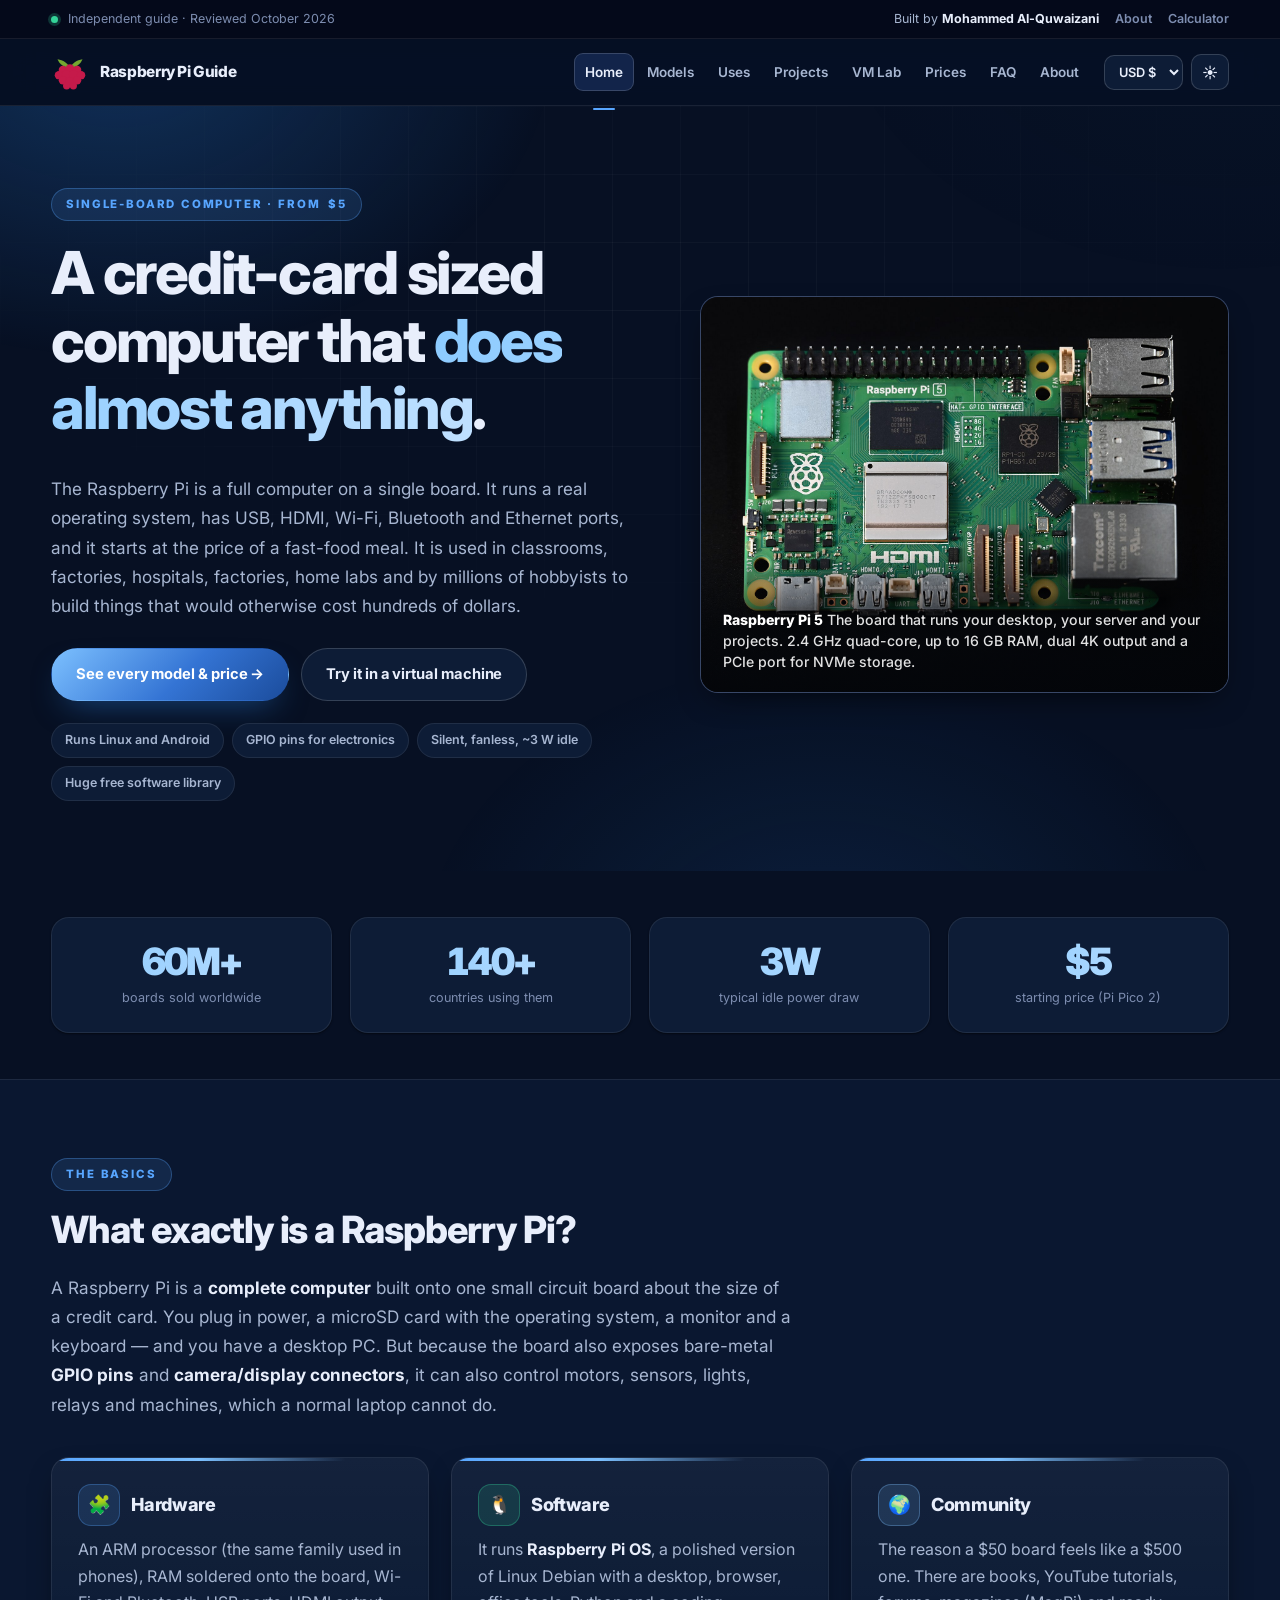
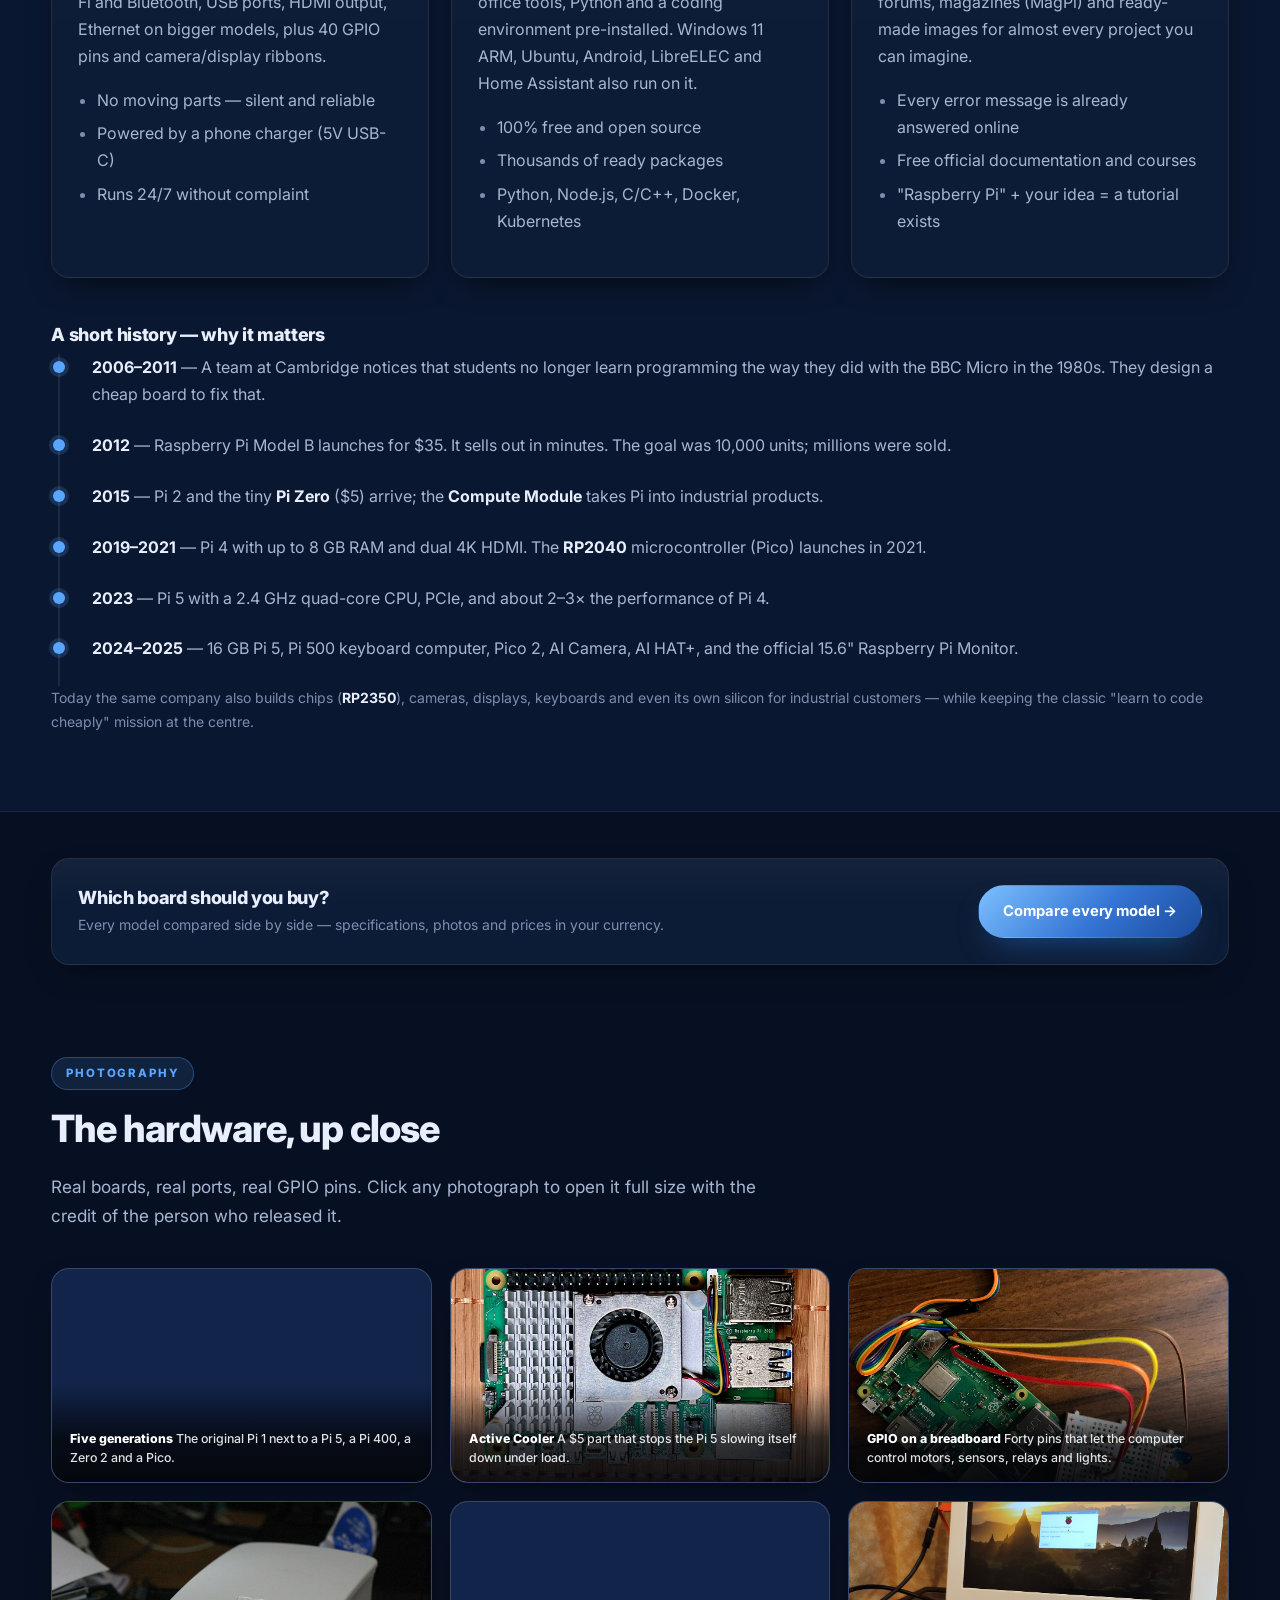
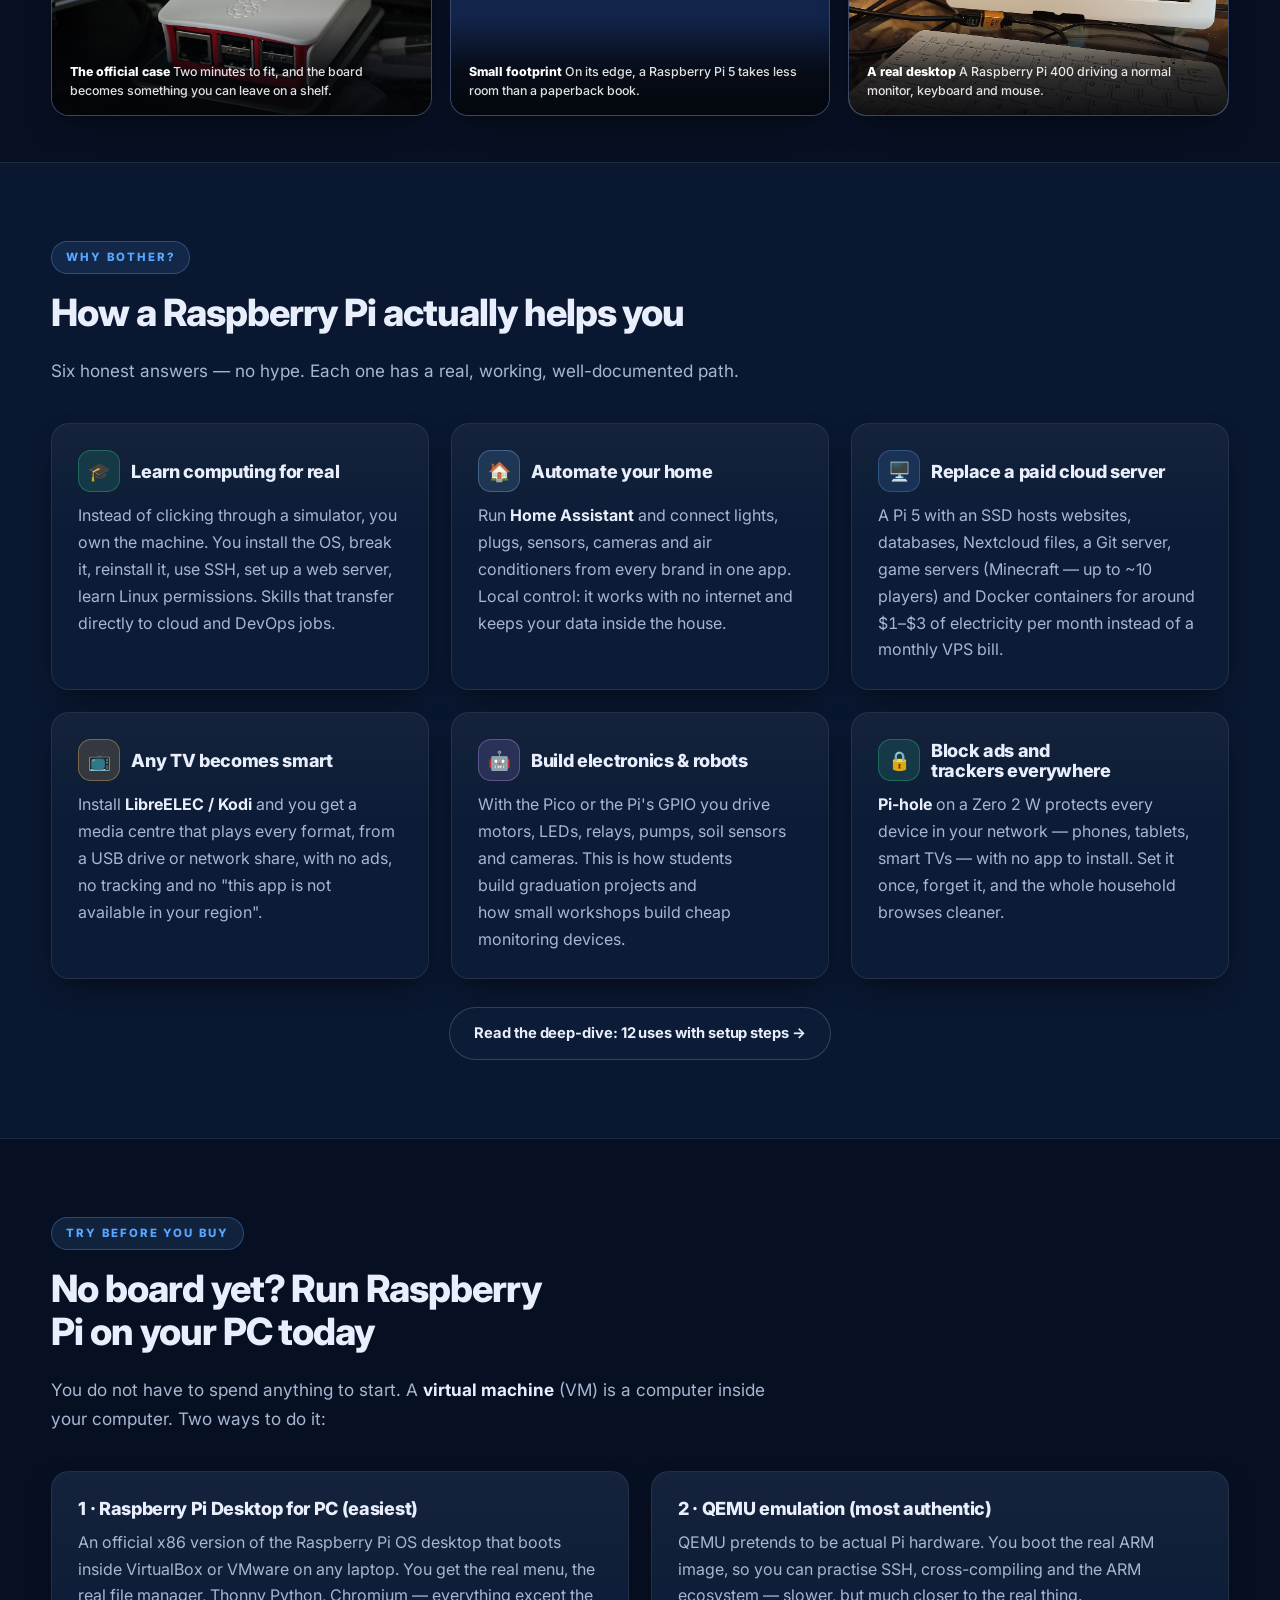
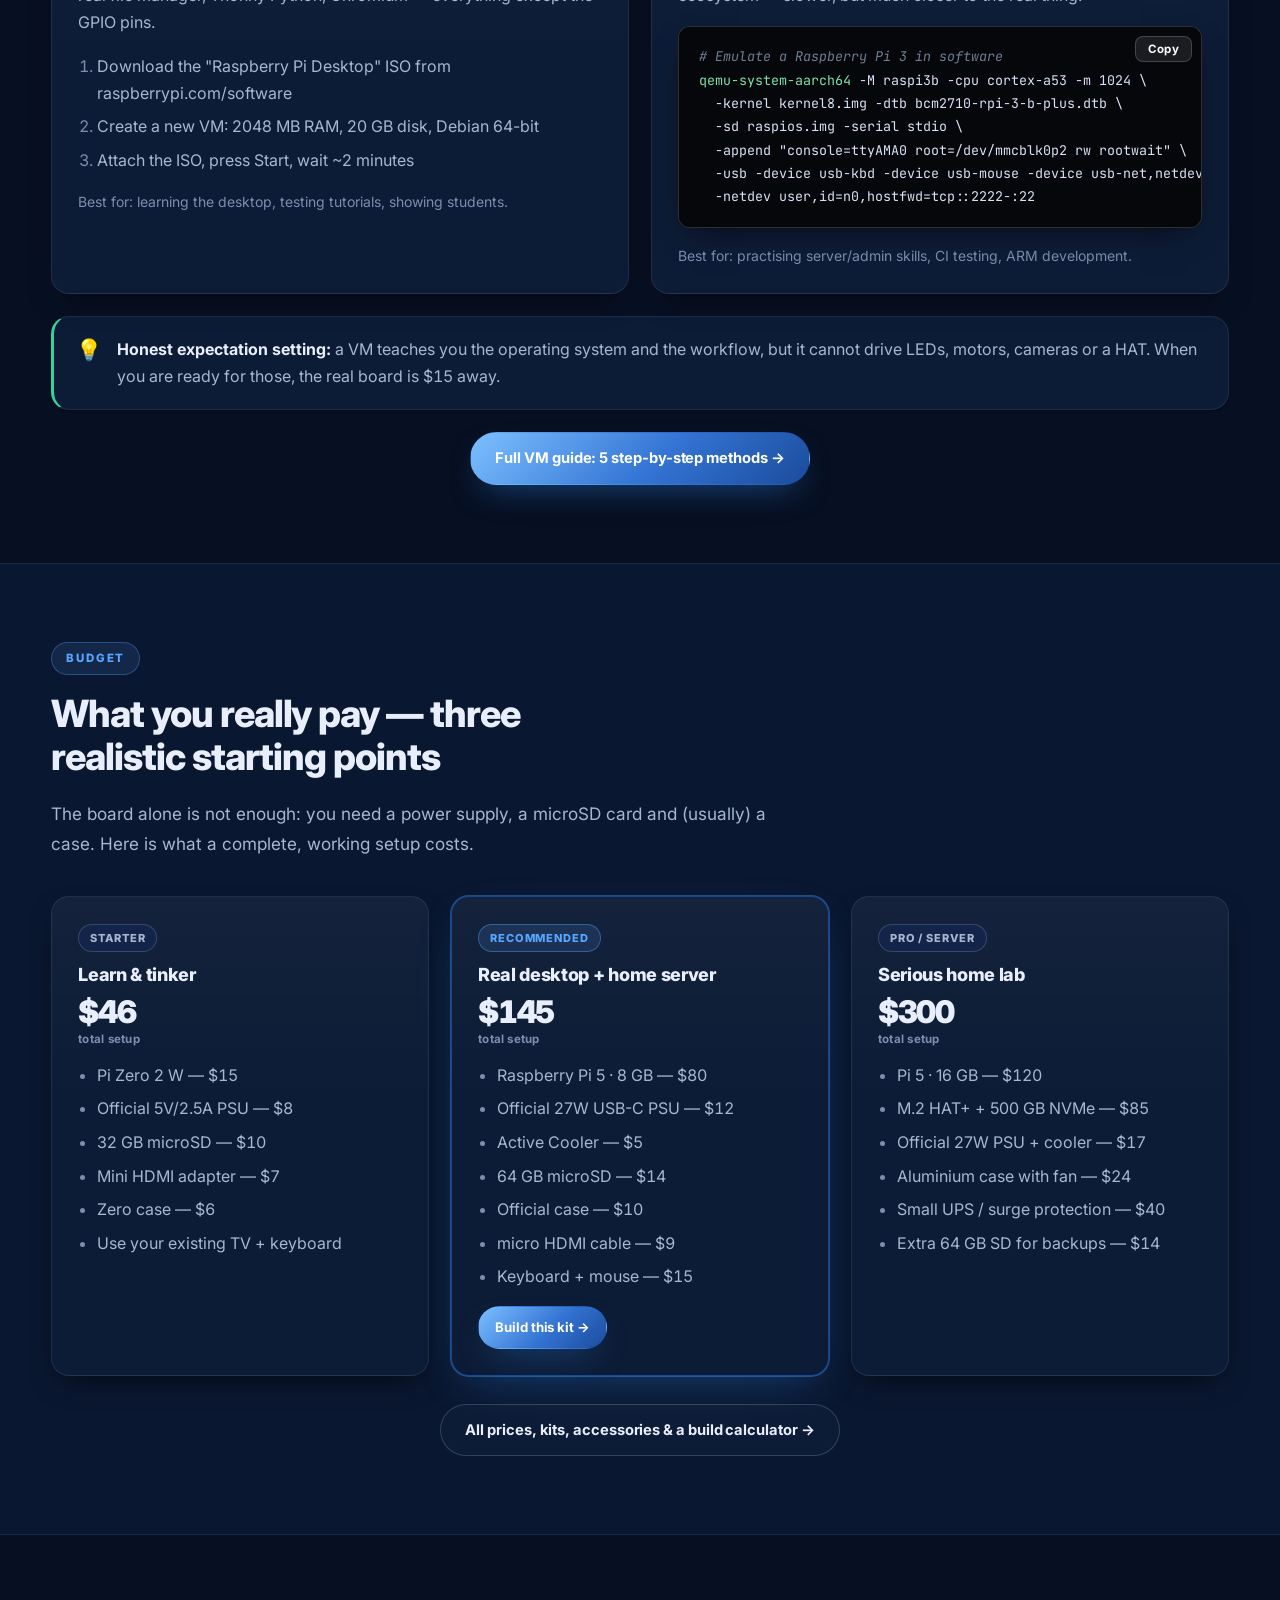
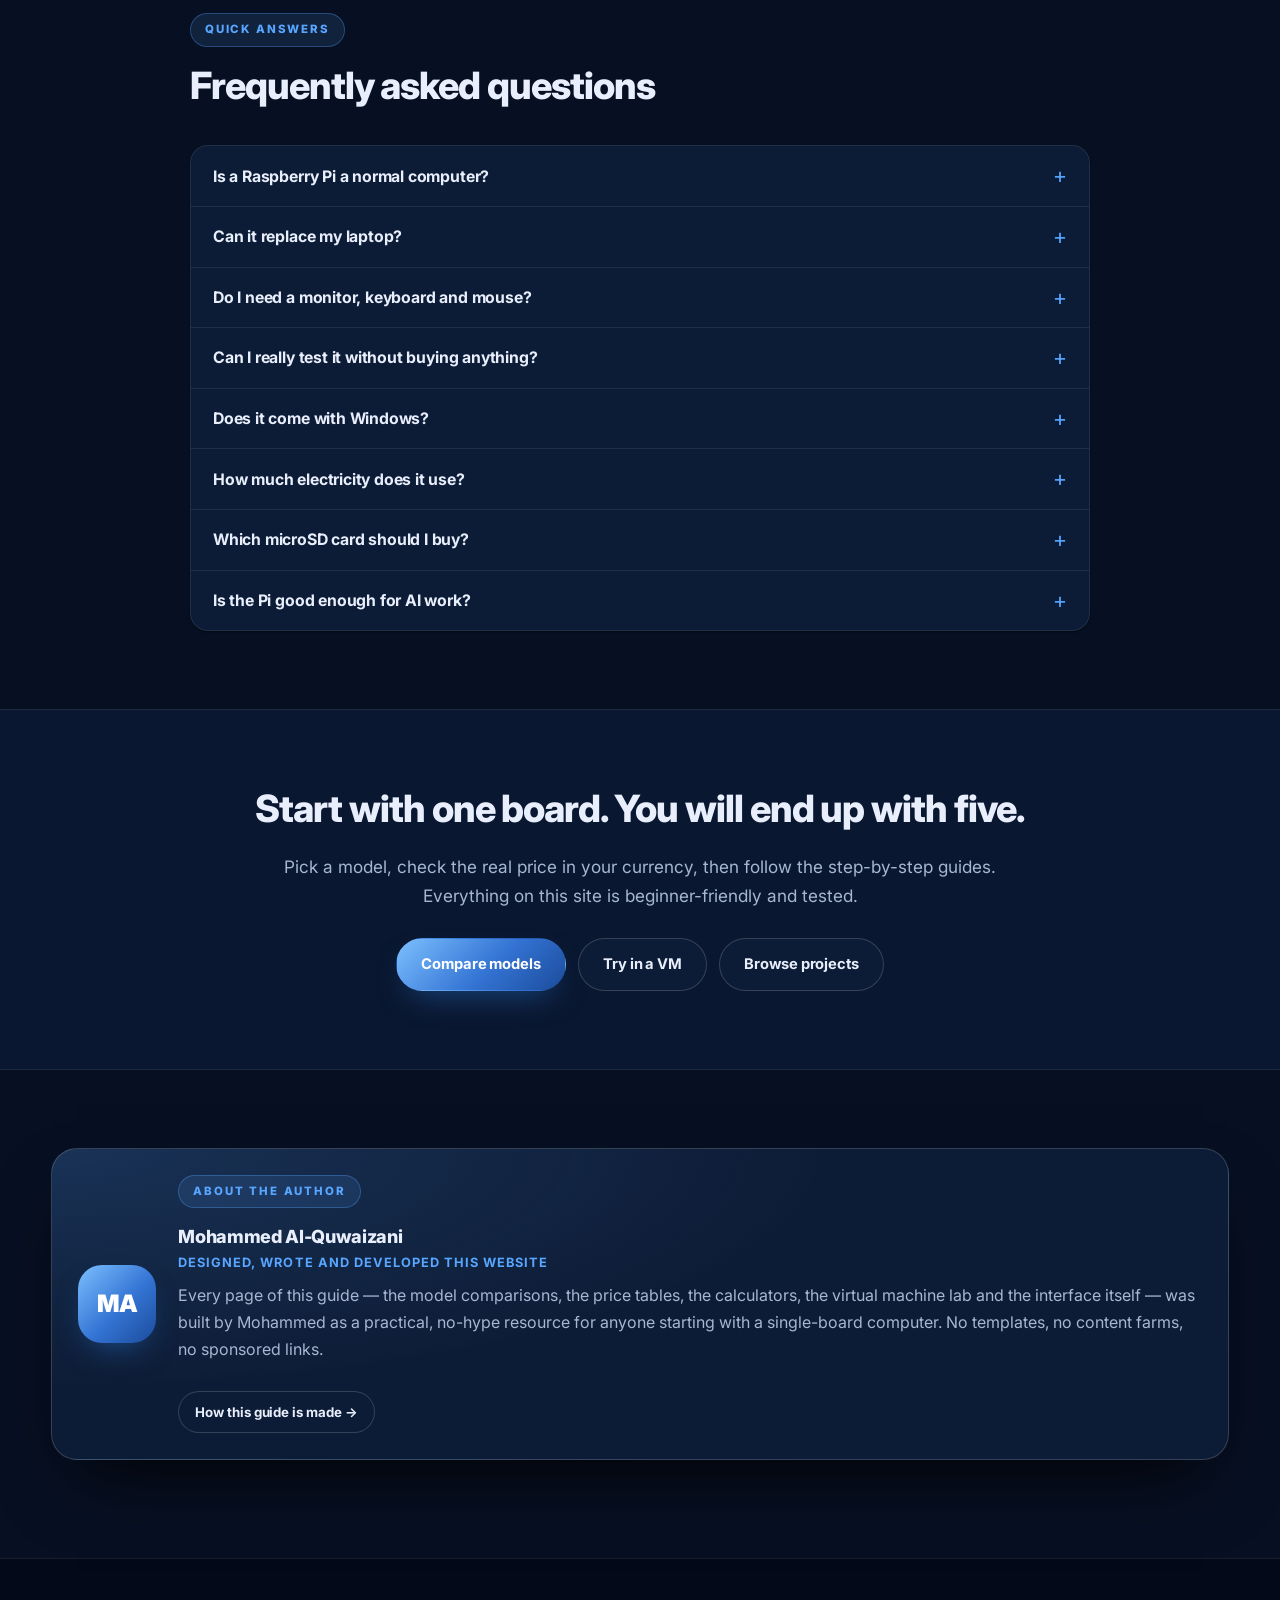
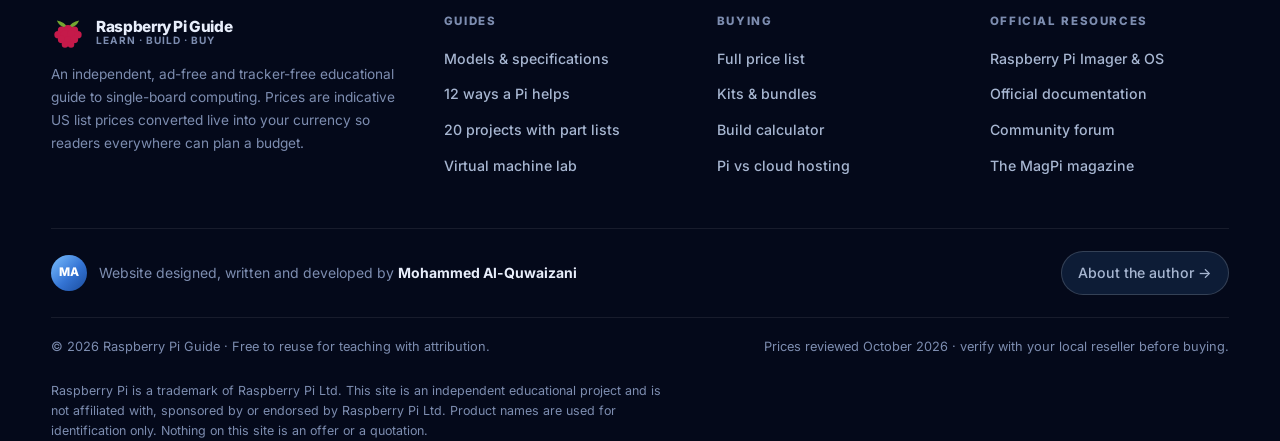
<file: index.html>
<!DOCTYPE html>
<html lang="en" data-theme="dark">
<head>
<!-- Site designed and built by Mohammed Al-Quwaizani -->
<meta charset="utf-8">
<meta name="viewport" content="width=device-width, initial-scale=1">
<title>Raspberry Pi Guide — What It Is, How It Helps, What It Costs, How to Try It</title>
<meta name="description" content="A complete practical guide to Raspberry Pi: models and prices in many currencies, real-world uses, project ideas, and step-by-step instructions to try Raspberry Pi OS in a virtual machine.">
<meta name="author" content="Mohammed Al-Quwaizani">
<meta name="robots" content="index, follow">
<meta name="theme-color" content="#071023">
<meta name="application-name" content="Raspberry Pi Guide">
<meta property="og:type" content="website">
<meta property="og:site_name" content="Raspberry Pi Guide">
<meta property="og:title" content="Raspberry Pi Guide — What It Is, How It Helps, What It Costs, How to Try It">
<meta property="og:description" content="A complete practical guide to Raspberry Pi: models and prices in many currencies, real-world uses, project ideas, and step-by-step instructions to try Raspberry Pi OS in a virtual machine.">
<meta property="og:locale" content="en">
<meta name="twitter:card" content="summary">
<meta name="twitter:title" content="Raspberry Pi Guide — What It Is, How It Helps, What It Costs, How to Try It">
<meta name="twitter:description" content="A complete practical guide to Raspberry Pi: models and prices in many currencies, real-world uses, project ideas, and step-by-step instructions to try Raspberry Pi OS in a virtual machine.">
<meta name="twitter:creator" content="Mohammed Al-Quwaizani">
<link rel="preconnect" href="https://fonts.googleapis.com">
<link rel="preconnect" href="https://fonts.gstatic.com" crossorigin>
<link rel="stylesheet" href="https://fonts.googleapis.com/css2?family=Inter:wght@400;500;600;700;800;900&amp;family=JetBrains+Mono:wght@400;500;700&amp;display=swap">
<link rel="stylesheet" href="styles.css">
<link rel="icon" type="image/svg+xml" href="img/favicon.svg">
<link rel="apple-touch-icon" href="img/favicon.svg">
<script type="application/ld+json">{"@context": "https://schema.org", "@type": "WebSite", "name": "Raspberry Pi Guide \u2014 What It Is, How It Helps, What It Costs, How to Try It", "description": "A complete practical guide to Raspberry Pi: models and prices in many currencies, real-world uses, project ideas, and step-by-step instructions to try Raspberry Pi OS in a virtual machine.", "inLanguage": "en", "author": {"@type": "Person", "name": "Mohammed Al-Quwaizani", "jobTitle": "Author and web developer"}, "creator": {"@type": "Person", "name": "Mohammed Al-Quwaizani", "jobTitle": "Author and web developer"}, "isAccessibleForFree": true, "isPartOf": {"@type": "WebSite", "name": "Raspberry Pi Guide", "author": {"@type": "Person", "name": "Mohammed Al-Quwaizani", "jobTitle": "Author and web developer"}}}</script>
</head>
<body>

<!-- ===================== HEADER ===================== -->
<a class="skip-link" href="#main">Skip to content</a>

<div class="topbar">
  <div class="container">
    <div class="topbar-left">
      <span class="live-dot" aria-hidden="true"></span>
      <span class="hide-sm">Independent guide &middot; Reviewed October 2026</span>
    </div>
    <div class="topbar-links">
      <span class="who">Built by <b>Mohammed Al-Quwaizani</b></span>
      <a class="hide-sm" href="about.html">About</a>
      <a class="hide-sm" href="pricing.html#calculator">Calculator</a>
    </div>
  </div>
</div>

<header class="site-header">
  <div class="container nav">
    <a class="brand" href="index.html" aria-label="Raspberry Pi Guide — home">
      <span class="brand-mark"><img src="img/raspberry-pi-mark.svg" alt="" width="34" height="34" decoding="async"></span>
      <span class="brand-text"><b>Raspberry Pi Guide</b><small>Learn &middot; Build &middot; Buy</small></span>
    </a>
    <nav class="nav-links" id="primary-nav" aria-label="Main navigation">
      <a href="index.html" class="active" aria-current="page">Home</a>
      <a href="models.html">Models</a>
      <a href="uses.html">Uses</a>
      <a href="projects.html">Projects</a>
      <a href="vm.html">VM Lab</a>
      <a href="pricing.html">Prices</a>
      <a href="faq.html">FAQ</a>
      <a href="about.html">About</a>
    </nav>
    <div class="nav-tools">
      <select class="mini" data-currency-select aria-label="Choose currency"></select>
      <button class="mini" id="themeToggle" data-theme-toggle type="button" aria-label="Toggle theme">&#9728;&#65039;</button>
      <button class="nav-toggle" data-nav-toggle type="button" aria-label="Open menu" aria-expanded="false" aria-controls="primary-nav">&#9776;</button>
    </div>
  </div>
</header>
<div class="nav-overlay" data-open="false"></div>

<main id="main">

<!-- ===================== HERO ===================== -->
<section class="hero">
  <div class="container hero-grid">
    <div>
      <span class="eyebrow">Single-board computer · From <span data-usd="5">$5</span></span>
      <h1>A credit-card sized computer that <span>does almost anything</span>.</h1>
      <p class="lead">
        The Raspberry Pi is a full computer on a single board. It runs a real operating
        system, has USB, HDMI, Wi-Fi, Bluetooth and Ethernet ports, and it starts at the
        price of a fast-food meal. It is used in classrooms, factories, hospitals,
        factories, home labs and by millions of hobbyists to build things that would
        otherwise cost hundreds of dollars.
      </p>
      <div class="hero-actions">
        <a class="btn btn-primary" href="models.html">See every model &amp; price →</a>
        <a class="btn btn-ghost" href="vm.html">Try it in a virtual machine</a>
      </div>
      <div class="chips" style="margin-top:22px">
        <span class="chip">Runs Linux and Android</span>
        <span class="chip">GPIO pins for electronics</span>
        <span class="chip">Silent, fanless, ~3&nbsp;W idle</span>
        <span class="chip">Huge free software library</span>
      </div>
    </div>

    <div class="hero-art">
      <figure class="photo photo--hero hero-photo reveal" data-lightbox data-credit="SimonWaldherr" data-license="CC BY-SA 4.0" data-license-url="https://creativecommons.org/licenses/by-sa/4.0" data-source="https://commons.wikimedia.org/wiki/File%3ARaspberry_Pi_5_Board.jpg"><img src="img/hero-pi5-board.jpg" alt="Raspberry Pi 5" width="1920" height="1280" fetchpriority="high" decoding="async"><span class="zoom-hint" aria-hidden="true"></span><figcaption><b>Raspberry Pi 5</b> The board that runs your desktop, your server and your projects. 2.4 GHz quad-core, up to 16 GB RAM, dual 4K output and a PCIe port for NVMe storage.</figcaption></figure>
    </div>
  </div>
</section>

<!-- ===================== STATS ===================== -->
<section class="section section--tight">
  <div class="container">
    <div class="stats">
      <div class="stat reveal"><b data-count="60" data-suffix="M+">60M+</b><span>boards sold worldwide</span></div>
      <div class="stat reveal"><b data-count="140" data-suffix="+">140+</b><span>countries using them</span></div>
      <div class="stat reveal"><b data-count="3" data-suffix="W">3W</b><span>typical idle power draw</span></div>
      <div class="stat reveal"><b data-usd="5">$5</b><span>starting price (Pi Pico 2)</span></div>
    </div>
  </div>
</section>

<!-- ===================== WHAT IS IT ===================== -->
<section class="section section--alt" id="what">
  <div class="container">
    <div class="section-head reveal">
      <span class="eyebrow">The basics</span>
      <h2>What exactly is a Raspberry Pi?</h2>
      <p class="lead">
        A Raspberry Pi is a <strong>complete computer</strong> built onto one small circuit
        board about the size of a credit card. You plug in power, a microSD card with the
        operating system, a monitor and a keyboard — and you have a desktop PC.
        But because the board also exposes bare-metal <strong>GPIO pins</strong> and
        <strong>camera/display connectors</strong>, it can also control motors, sensors,
        lights, relays and machines, which a normal laptop cannot do.
      </p>
    </div>

    <div class="grid grid-3">
      <article class="card card--feature reveal">
        <h3><span class="icon">🧩</span> Hardware</h3>
        <p>An ARM processor (the same family used in phones), RAM soldered onto the board, Wi-Fi and Bluetooth, USB ports, HDMI output, Ethernet on bigger models, plus 40 GPIO pins and camera/display ribbons.</p>
        <ul>
          <li>No moving parts — silent and reliable</li>
          <li>Powered by a phone charger (5V USB-C)</li>
          <li>Runs 24/7 without complaint</li>
        </ul>
      </article>
      <article class="card card--feature reveal">
        <h3><span class="icon icon--green">🐧</span> Software</h3>
        <p>It runs <strong>Raspberry Pi OS</strong>, a polished version of Linux Debian with a desktop, browser, office tools, Python and a coding environment pre-installed. Windows 11 ARM, Ubuntu, Android, LibreELEC and Home Assistant also run on it.</p>
        <ul>
          <li>100% free and open source</li>
          <li>Thousands of ready packages</li>
          <li>Python, Node.js, C/C++, Docker, Kubernetes</li>
        </ul>
      </article>
      <article class="card card--feature reveal">
        <h3><span class="icon icon--blue">🌍</span> Community</h3>
        <p>The reason a $50 board feels like a $500 one. There are books, YouTube tutorials, forums, magazines (MagPi) and ready-made images for almost every project you can imagine.</p>
        <ul>
          <li>Every error message is already answered online</li>
          <li>Free official documentation and courses</li>
          <li>"Raspberry Pi" + your idea = a tutorial exists</li>
        </ul>
      </article>
    </div>

    <h3 style="margin-top:46px" class="reveal">A short history — why it matters</h3>
    <ul class="timeline reveal">
      <li><b>2006–2011</b> — A team at Cambridge notices that students no longer learn programming the way they did with the BBC Micro in the 1980s. They design a cheap board to fix that.</li>
      <li><b>2012</b> — Raspberry Pi Model B launches for $35. It sells out in minutes. The goal was 10,000 units; millions were sold.</li>
      <li><b>2015</b> — Pi 2 and the tiny <b>Pi Zero</b> ($5) arrive; the <b>Compute Module</b> takes Pi into industrial products.</li>
      <li><b>2019–2021</b> — Pi 4 with up to 8 GB RAM and dual 4K HDMI. The <b>RP2040</b> microcontroller (Pico) launches in 2021.</li>
      <li><b>2023</b> — Pi 5 with a 2.4 GHz quad-core CPU, PCIe, and about 2–3× the performance of Pi 4.</li>
      <li><b>2024–2025</b> — 16 GB Pi 5, Pi 500 keyboard computer, Pico 2, AI Camera, AI HAT+, and the official 15.6" Raspberry Pi Monitor.</li>
    </ul>
    <p class="muted reveal">Today the same company also builds chips (<b>RP2350</b>), cameras, displays, keyboards and even its own silicon for industrial customers — while keeping the classic "learn to code cheaply" mission at the centre.</p>
  </div>
</section>

<!-- ===================== MODELS LINK ===================== -->
<section class="section section--tight">
  <div class="container">
    <div class="card reveal" style="display:flex;align-items:center;justify-content:space-between;gap:22px;flex-wrap:wrap">
      <div style="min-width:260px">
        <h3 style="margin-bottom:.25em">Which board should you buy?</h3>
        <p class="muted" style="margin:0">Every model compared side by side &mdash; specifications, photos and prices in your currency.</p>
      </div>
      <a class="btn btn-primary" href="models.html">Compare every model &#8594;</a>
    </div>
  </div>
</section>



<section class="section section--tight" id="photos-hardware">
  <div class="container">
  <div class="section-head reveal">
    <span class="eyebrow">Photography</span>
    <h2>The hardware, up close</h2>
    <p class="lead">Real boards, real ports, real GPIO pins. Click any photograph to open it full size with the credit of the person who released it.</p>
  </div>
  <div class="gallery gallery-3">
    <figure class="photo photo--wide reveal" data-lightbox data-credit="SimonWaldherr" data-license="CC BY-SA 4.0" data-license-url="https://creativecommons.org/licenses/by-sa/4.0" data-source="https://commons.wikimedia.org/wiki/File%3ARaspberry_Pi_1%2C_Pi_5%2C_Pi_400%2C_Zero_2_and_Pico.jpg"><img src="img/lineup.jpg" alt="Five generations" width="1920" height="1277" loading="lazy" decoding="async"><span class="zoom-hint" aria-hidden="true"></span><figcaption><b>Five generations</b> The original Pi 1 next to a Pi 5, a Pi 400, a Zero 2 and a Pico.</figcaption></figure>
    <figure class="photo photo--wide reveal" data-lightbox data-credit="SimonWaldherr" data-license="CC BY 4.0" data-license-url="https://creativecommons.org/licenses/by/4.0" data-source="https://commons.wikimedia.org/wiki/File%3ARaspberry_Pi_5_with_active_cooler.jpg"><img src="img/pi5-active-cooler.jpg" alt="Active Cooler" width="1280" height="960" loading="lazy" decoding="async"><span class="zoom-hint" aria-hidden="true"></span><figcaption><b>Active Cooler</b> A $5 part that stops the Pi 5 slowing itself down under load.</figcaption></figure>
    <figure class="photo photo--wide reveal" data-lightbox data-credit="Maskaravivek" data-license="CC BY-SA 4.0" data-license-url="https://creativecommons.org/licenses/by-sa/4.0" data-source="https://commons.wikimedia.org/wiki/File%3AGPIO_board_with_Raspberry_Pi.jpg"><img src="img/gpio-breadboard.jpg" alt="GPIO on a breadboard" width="1280" height="1707" loading="lazy" decoding="async"><span class="zoom-hint" aria-hidden="true"></span><figcaption><b>GPIO on a breadboard</b> Forty pins that let the computer control motors, sensors, relays and lights.</figcaption></figure>
    <figure class="photo photo--wide reveal" data-lightbox data-credit="Les Pounder from Blackpool, UK" data-license="CC BY-SA 2.0" data-license-url="https://creativecommons.org/licenses/by-sa/2.0" data-source="https://commons.wikimedia.org/wiki/File%3AOfficial_Raspberry_Pi_Case_%2818740375138%29.jpg"><img src="img/case-official.jpg" alt="The official case" width="1280" height="853" loading="lazy" decoding="async"><span class="zoom-hint" aria-hidden="true"></span><figcaption><b>The official case</b> Two minutes to fit, and the board becomes something you can leave on a shelf.</figcaption></figure>
    <figure class="photo photo--wide reveal" data-lightbox data-credit="SimonWaldherr" data-license="CC BY 4.0" data-license-url="https://creativecommons.org/licenses/by/4.0" data-source="https://commons.wikimedia.org/wiki/File%3ARaspberry_Pi_5_%28vertical%29.jpg"><img src="img/pi5-vertical.jpg" alt="Small footprint" width="1280" height="1600" loading="lazy" decoding="async"><span class="zoom-hint" aria-hidden="true"></span><figcaption><b>Small footprint</b> On its edge, a Raspberry Pi 5 takes less room than a paperback book.</figcaption></figure>
    <figure class="photo photo--wide reveal" data-lightbox data-credit="Masahiko OHKUBO from Kobe, Japan" data-license="CC BY 2.0" data-license-url="https://creativecommons.org/licenses/by/2.0" data-source="https://commons.wikimedia.org/wiki/File%3ARaspberry_Pi_400_desktop_%2850596514408%29.jpg"><img src="img/pi400-desktop.jpg" alt="A real desktop" width="1280" height="960" loading="lazy" decoding="async"><span class="zoom-hint" aria-hidden="true"></span><figcaption><b>A real desktop</b> A Raspberry Pi 400 driving a normal monitor, keyboard and mouse.</figcaption></figure>
  </div>
  </div>
</section>

<!-- ===================== HOW IT HELPS ===================== -->
<section class="section section--alt" id="helps">
  <div class="container">
    <div class="section-head reveal">
      <span class="eyebrow">Why bother?</span>
      <h2>How a Raspberry Pi actually helps you</h2>
      <p class="lead">Six honest answers — no hype. Each one has a real, working, well-documented path.</p>
    </div>

    <div class="grid grid-3">
      <article class="card reveal">
        <h3><span class="icon icon--green">🎓</span> Learn computing for real</h3>
        <p>Instead of clicking through a simulator, you own the machine. You install the OS, break it, reinstall it, use SSH, set up a web server, learn Linux permissions. Skills that transfer directly to cloud and DevOps jobs.</p>
      </article>
      <article class="card reveal">
        <h3><span class="icon icon--blue">🏠</span> Automate your home</h3>
        <p>Run <strong>Home Assistant</strong> and connect lights, plugs, sensors, cameras and air conditioners from every brand in one app. Local control: it works with no internet and keeps your data inside the house.</p>
      </article>
      <article class="card reveal">
        <h3><span class="icon">🖥️</span> Replace a paid cloud server</h3>
        <p>A Pi 5 with an SSD hosts websites, databases, Nextcloud files, a Git server, game servers (Minecraft — up to ~10 players) and Docker containers for around <span data-usd="1">$1</span>–<span data-usd="3">$3</span> of electricity per month instead of a monthly VPS bill.</p>
      </article>
      <article class="card reveal">
        <h3><span class="icon icon--amber">📺</span> Any TV becomes smart</h3>
        <p>Install <strong>LibreELEC / Kodi</strong> and you get a media centre that plays every format, from a USB drive or network share, with no ads, no tracking and no "this app is not available in your region".</p>
      </article>
      <article class="card reveal">
        <h3><span class="icon icon--violet">🤖</span> Build electronics &amp; robots</h3>
        <p>With the Pico or the Pi's GPIO you drive motors, LEDs, relays, pumps, soil sensors and cameras. This is how students build graduation projects and how small workshops build cheap monitoring devices.</p>
      </article>
      <article class="card reveal">
        <h3><span class="icon icon--green">🔒</span> Block ads and trackers everywhere</h3>
        <p><strong>Pi-hole</strong> on a Zero 2 W protects every device in your network — phones, tablets, smart TVs — with no app to install. Set it once, forget it, and the whole household browses cleaner.</p>
      </article>
    </div>

    <p class="center" style="margin-top:28px">
      <a class="btn btn-ghost" href="uses.html">Read the deep-dive: 12 uses with setup steps →</a>
    </p>
  </div>
</section>

<!-- ===================== VM TEASER ===================== -->
<section class="section" id="vm-teaser">
  <div class="container">
    <div class="section-head reveal">
      <span class="eyebrow">Try before you buy</span>
      <h2>No board yet? Run Raspberry Pi on your PC today</h2>
      <p class="lead">
        You do not have to spend anything to start. A <strong>virtual machine</strong> (VM)
        is a computer inside your computer. Two ways to do it:
      </p>
    </div>

    <div class="grid grid-2">
      <article class="card reveal">
        <h3>1 · Raspberry Pi Desktop for PC (easiest)</h3>
        <p>An official x86 version of the Raspberry Pi OS desktop that boots inside VirtualBox or VMware on any laptop. You get the real menu, the real file manager, Thonny Python, Chromium — everything except the GPIO pins.</p>
        <ol>
          <li>Download the "Raspberry Pi Desktop" ISO from raspberrypi.com/software</li>
          <li>Create a new VM: 2048 MB RAM, 20 GB disk, Debian 64-bit</li>
          <li>Attach the ISO, press Start, wait ~2 minutes</li>
        </ol>
        <p class="muted">Best for: learning the desktop, testing tutorials, showing students.</p>
      </article>
      <article class="card reveal">
        <h3>2 · QEMU emulation (most authentic)</h3>
        <p>QEMU pretends to be actual Pi hardware. You boot the real ARM image, so you can practise SSH, cross-compiling and the ARM ecosystem — slower, but much closer to the real thing.</p>
        <div class="code-block"><pre><span class="cmt"># Emulate a Raspberry Pi 3 in software</span>
<span class="cmd">qemu-system-aarch64</span> -M raspi3b -cpu cortex-a53 -m 1024 \
  -kernel kernel8.img -dtb bcm2710-rpi-3-b-plus.dtb \
  -sd raspios.img -serial stdio \
  -append "console=ttyAMA0 root=/dev/mmcblk0p2 rw rootwait" \
  -usb -device usb-kbd -device usb-mouse -device usb-net,netdev=n0 \
  -netdev user,id=n0,hostfwd=tcp::2222-:22</pre></div>
        <p class="muted">Best for: practising server/admin skills, CI testing, ARM development.</p>
      </article>
    </div>

    <div class="callout good reveal">
      <div>💡</div>
      <div>
        <p><strong>Honest expectation setting:</strong> a VM teaches you the operating system and the workflow, but it cannot drive LEDs, motors, cameras or a HAT. When you are ready for those, the real board is <span data-usd="15">$15</span> away.</p>
      </div>
    </div>

    <p class="center" style="margin-top:10px">
      <a class="btn btn-primary" href="vm.html">Full VM guide: 5 step-by-step methods →</a>
    </p>
  </div>
</section>

<!-- ===================== KITS / PRICING TEASER ===================== -->
<section class="section section--alt" id="pricing-teaser">
  <div class="container">
    <div class="section-head reveal">
      <span class="eyebrow">Budget</span>
      <h2>What you really pay — three realistic starting points</h2>
      <p class="lead">The board alone is not enough: you need a power supply, a microSD card and (usually) a case. Here is what a complete, working setup costs.</p>
    </div>

    <div class="grid grid-3">
      <article class="card reveal">
        <span class="badge">Starter</span>
        <h3 style="margin-top:12px">Learn &amp; tinker</h3>
        <div class="price"><span data-usd="46"></span><small>total setup</small></div>
        <ul>
          <li>Pi Zero 2 W — <span data-usd="15">$15</span></li>
          <li>Official 5V/2.5A PSU — <span data-usd="8">$8</span></li>
          <li>32 GB microSD — <span data-usd="10">$10</span></li>
          <li>Mini HDMI adapter — <span data-usd="7">$7</span></li>
          <li>Zero case — <span data-usd="6">$6</span></li>
          <li>Use your existing TV + keyboard</li>
        </ul>
      </article>
      <article class="card reveal" style="box-shadow:var(--glow);border-color:rgba(31,111,235,.5)">
        <span class="badge badge--hot">Recommended</span>
        <h3 style="margin-top:12px">Real desktop + home server</h3>
        <div class="price"><span data-usd="145"></span><small>total setup</small></div>
        <ul>
          <li>Raspberry Pi 5 · 8 GB — <span data-usd="80">$80</span></li>
          <li>Official 27W USB-C PSU — <span data-usd="12">$12</span></li>
          <li>Active Cooler — <span data-usd="5">$5</span></li>
          <li>64 GB microSD — <span data-usd="14">$14</span></li>
          <li>Official case — <span data-usd="10">$10</span></li>
          <li>micro HDMI cable — <span data-usd="9">$9</span></li>
          <li>Keyboard + mouse — <span data-usd="15">$15</span></li>
        </ul>
        <div class="buy"><a class="btn btn-primary btn-sm" href="pricing.html">Build this kit →</a></div>
      </article>
      <article class="card reveal">
        <span class="badge">Pro / server</span>
        <h3 style="margin-top:12px">Serious home lab</h3>
        <div class="price"><span data-usd="300"></span><small>total setup</small></div>
        <ul>
          <li>Pi 5 · 16 GB — <span data-usd="120">$120</span></li>
          <li>M.2 HAT+ + 500 GB NVMe — <span data-usd="85">$85</span></li>
          <li>Official 27W PSU + cooler — <span data-usd="17">$17</span></li>
          <li>Aluminium case with fan — <span data-usd="24">$24</span></li>
          <li>Small UPS / surge protection — <span data-usd="40">$40</span></li>
          <li>Extra 64 GB SD for backups — <span data-usd="14">$14</span></li>
        </ul>
      </article>
    </div>

    <p class="center" style="margin-top:28px">
      <a class="btn btn-ghost" href="pricing.html">All prices, kits, accessories &amp; a build calculator →</a>
    </p>
  </div>
</section>

<!-- ===================== FAQ ===================== -->
<section class="section" id="faq">
  <div class="container" style="max-width:900px">
    <div class="section-head reveal">
      <span class="eyebrow">Quick answers</span>
      <h2>Frequently asked questions</h2>
    </div>

    <div class="accordion reveal">
      <div class="acc-item">
        <button class="acc-q" type="button">Is a Raspberry Pi a normal computer?</button>
        <div class="acc-a"><div class="acc-a-inner">
          <p>Yes and no. It is a full computer running a real operating system — you can browse the web, write documents, code, watch video and print. But it is slower than a modern laptop and it is designed to be <em>tinkered with</em>: exposed pins, swappable storage, no sealed case.</p>
        </div></div>
      </div>
      <div class="acc-item">
        <button class="acc-q" type="button">Can it replace my laptop?</button>
        <div class="acc-a"><div class="acc-a-inner">
          <p>For web, email, documents, coding and media — a Pi 5 with 8 GB or 16 GB handles it comfortably. For heavy video editing, AAA gaming, professional CAD or Windows-only software, keep the laptop. Many people use both: laptop for work, Pi as an always-on server.</p>
        </div></div>
      </div>
      <div class="acc-item">
        <button class="acc-q" type="button">Do I need a monitor, keyboard and mouse?</button>
        <div class="acc-a"><div class="acc-a-inner">
          <p>Only for the first setup. Once Wi-Fi and SSH are configured you can run the Pi completely "headless" from your normal PC using a terminal — no screen attached at all. Most servers never have a monitor.</p>
        </div></div>
      </div>
      <div class="acc-item">
        <button class="acc-q" type="button">Can I really test it without buying anything?</button>
        <div class="acc-a"><div class="acc-a-inner">
          <p>Yes. Raspberry Pi Desktop runs in VirtualBox on Windows, macOS, Linux and even on another Raspberry Pi. QEMU can emulate a full ARM Pi. See <a href="vm.html">the virtual machine guide</a> for exact settings and commands.</p>
        </div></div>
      </div>
      <div class="acc-item">
        <button class="acc-q" type="button">Does it come with Windows?</button>
        <div class="acc-a"><div class="acc-a-inner">
          <p>No. It ships with no storage at all; you install Raspberry Pi OS (free Linux) yourself in about 15 minutes. You can also install Windows 11 on ARM, but it is fiddly and not officially supported, so it is not recommended for beginners.</p>
        </div></div>
      </div>
      <div class="acc-item">
        <button class="acc-q" type="button">How much electricity does it use?</button>
        <div class="acc-a"><div class="acc-a-inner">
          <p>A Pi 5 idles around 2.5–3.5 W and peaks near 12 W under heavy load. Running 24/7 for a month at 5 W average is roughly 3.6 kWh — often under <span data-usd="1">$1</span> of electricity in most countries. Compare that with a desktop PC that pulls 100–300 W.</p>
        </div></div>
      </div>
      <div class="acc-item">
        <button class="acc-q" type="button">Which microSD card should I buy?</button>
        <div class="acc-a"><div class="acc-a-inner">
          <p>Use a genuine Class 10 / A1 or A2 card from a known brand (SanDisk Extreme, Samsung EVO, Kingston Canvas). Fake and slow cards are the number-one cause of "my Pi is slow" and corruption complaints. 32 GB is enough; 64 GB gives comfort for projects and Docker images.</p>
        </div></div>
      </div>
      <div class="acc-item">
        <button class="acc-q" type="button">Is the Pi good enough for AI work?</button>
        <div class="acc-a"><div class="acc-a-inner">
          <p>For learning and small models, yes — it runs TensorFlow Lite, OpenCV, Ollama with small language models, and Whisper for speech. For bigger work you add the AI HAT+ (13 or 26 TOPS neural accelerator) and suddenly you have computer vision and local LLM chat running on a board that uses 10 watts.</p>
        </div></div>
      </div>
    </div>
  </div>
</section>

<!-- ===================== CTA ===================== -->
<section class="section section--alt">
  <div class="container center reveal">
    <h2>Start with one board. You will end up with five.</h2>
    <p class="lead" style="margin-inline:auto">Pick a model, check the real price in your currency, then follow the step-by-step guides. Everything on this site is beginner-friendly and tested.</p>
    <div class="hero-actions" style="justify-content:center">
      <a class="btn btn-primary" href="models.html">Compare models</a>
      <a class="btn btn-ghost" href="vm.html">Try in a VM</a>
      <a class="btn btn-ghost" href="projects.html">Browse projects</a>
    </div>
  </div>
</section>


<!-- ===================== AUTHOR CREDIT ===================== -->
<section class="section">
  <div class="container">
    <div class="author-card reveal">
      <div class="monogram" aria-hidden="true">MA</div>
      <div>
        <span class="eyebrow">About the author</span>
        <h3 style="margin-bottom:.3em">Mohammed Al-Quwaizani</h3>
        <div class="role">Designed, wrote and developed this website</div>
        <p>
          Every page of this guide — the model comparisons, the price tables, the calculators, the
          virtual machine lab and the interface itself — was built by Mohammed as a practical,
          no-hype resource for anyone starting with a single-board computer. No templates, no
          content farms, no sponsored links.
        </p>
        <div class="hero-actions">
          <a class="btn btn-ghost btn-sm" href="about.html">How this guide is made &#8594;</a>
        </div>
      </div>
    </div>
  </div>
</section>

</main>

<!-- ===================== FOOTER ===================== -->
<footer class="site-footer">
  <div class="container">
    <div class="footer-grid">
      <div>
        <div class="footer-brand">
          <span class="brand-mark"><img src="img/raspberry-pi-mark.svg" alt="" width="34" height="34" decoding="async"></span>
          <span class="brand-text"><b>Raspberry Pi Guide</b><small>Learn &middot; Build &middot; Buy</small></span>
        </div>
        <p class="footer-note">
          An independent, ad-free and tracker-free educational guide to single-board computing.
          Prices are indicative US list prices converted live into your currency so readers
          everywhere can plan a budget.
        </p>
      </div>
      <div>
        <h4>Guides</h4>
        <ul>
          <li><a href="models.html">Models &amp; specifications</a></li>
          <li><a href="uses.html">12 ways a Pi helps</a></li>
          <li><a href="projects.html">20 projects with part lists</a></li>
          <li><a href="vm.html">Virtual machine lab</a></li>
        </ul>
      </div>
      <div>
        <h4>Buying</h4>
        <ul>
          <li><a href="pricing.html">Full price list</a></li>
          <li><a href="pricing.html#kits">Kits &amp; bundles</a></li>
          <li><a href="pricing.html#calculator">Build calculator</a></li>
          <li><a href="pricing.html#cloud">Pi vs cloud hosting</a></li>
        </ul>
      </div>
      <div>
        <h4>Official resources</h4>
        <ul>
          <li><a href="https://www.raspberrypi.com/software/">Raspberry Pi Imager &amp; OS</a></li>
          <li><a href="https://www.raspberrypi.com/documentation/">Official documentation</a></li>
          <li><a href="https://forums.raspberrypi.com/">Community forum</a></li>
          <li><a href="https://magpi.raspberrypi.com/">The MagPi magazine</a></li>
        </ul>
      </div>
    </div>

    <div class="footer-credit">
      <div class="made-by">
        <span class="avatar" aria-hidden="true">MA</span>
        <span>Website designed, written and developed by <b>Mohammed Al-Quwaizani</b></span>
      </div>
      <a class="btn btn-ghost btn-sm" href="about.html">About the author &#8594;</a>
    </div>

    <div class="footer-bottom">
      <span>&copy; <span data-year>2026</span> Raspberry Pi Guide &middot; Free to reuse for teaching with attribution.</span>
      <span>Prices reviewed October 2026 &middot; verify with your local reseller before buying.</span>
    </div>
    <p class="footer-legal">
      Raspberry Pi is a trademark of Raspberry Pi Ltd. This site is an independent educational
      project and is not affiliated with, sponsored by or endorsed by Raspberry Pi Ltd. Product
      names are used for identification only. Nothing on this site is an offer or a quotation.
    </p>
  </div>
</footer>

<script src="script.js"></script>
</body>
</html>
</file>
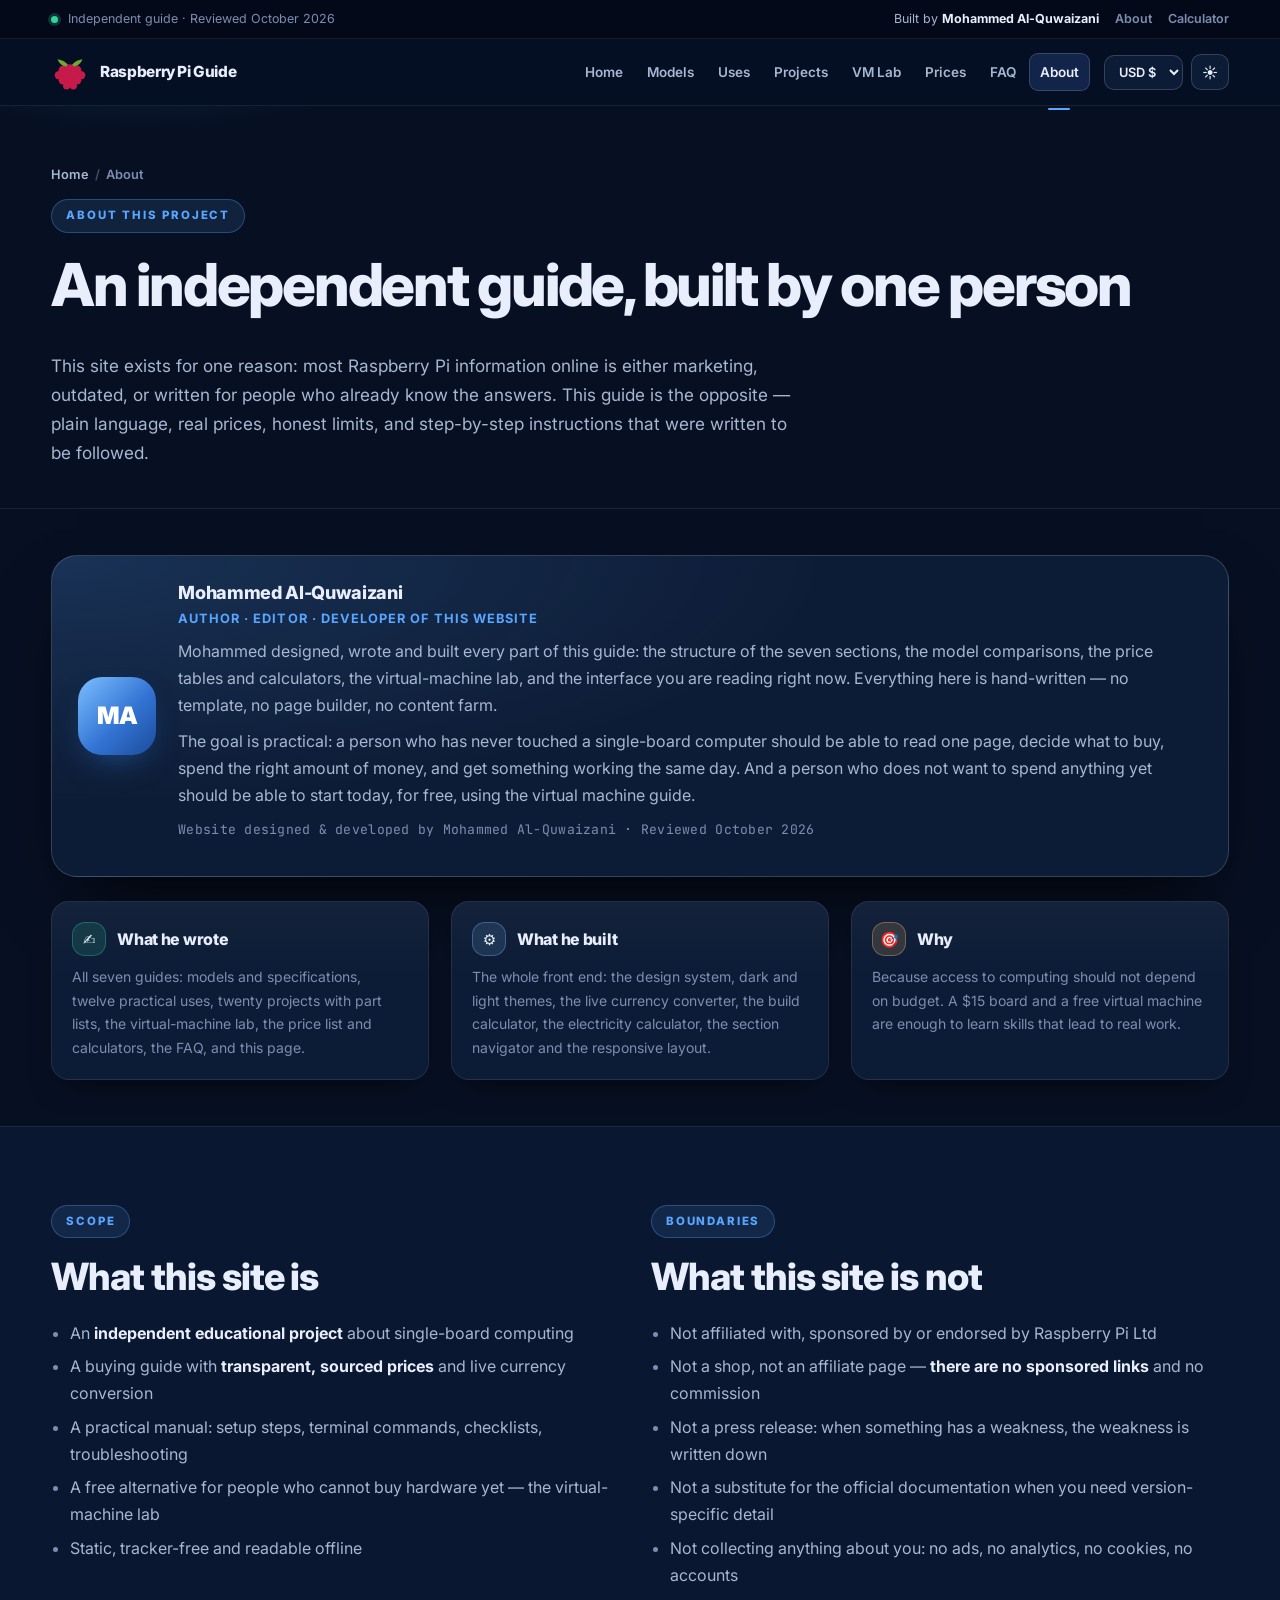
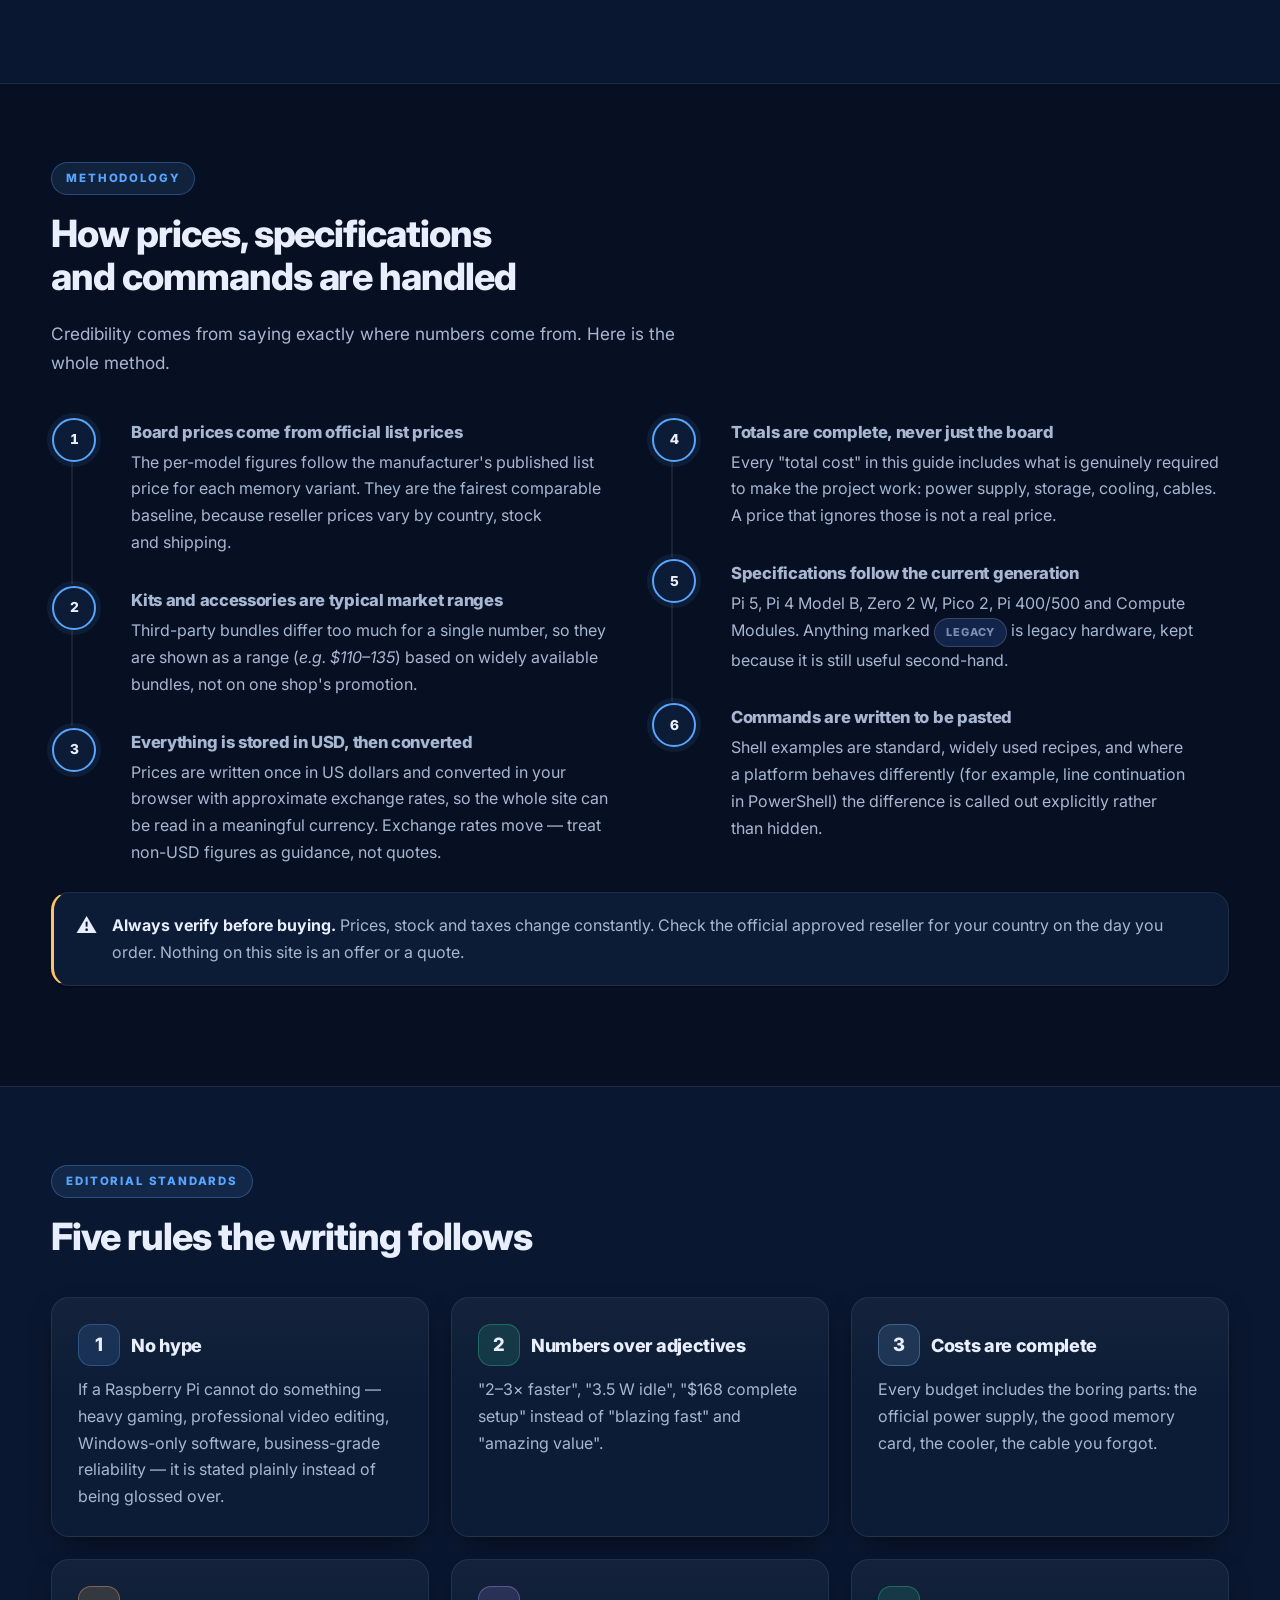
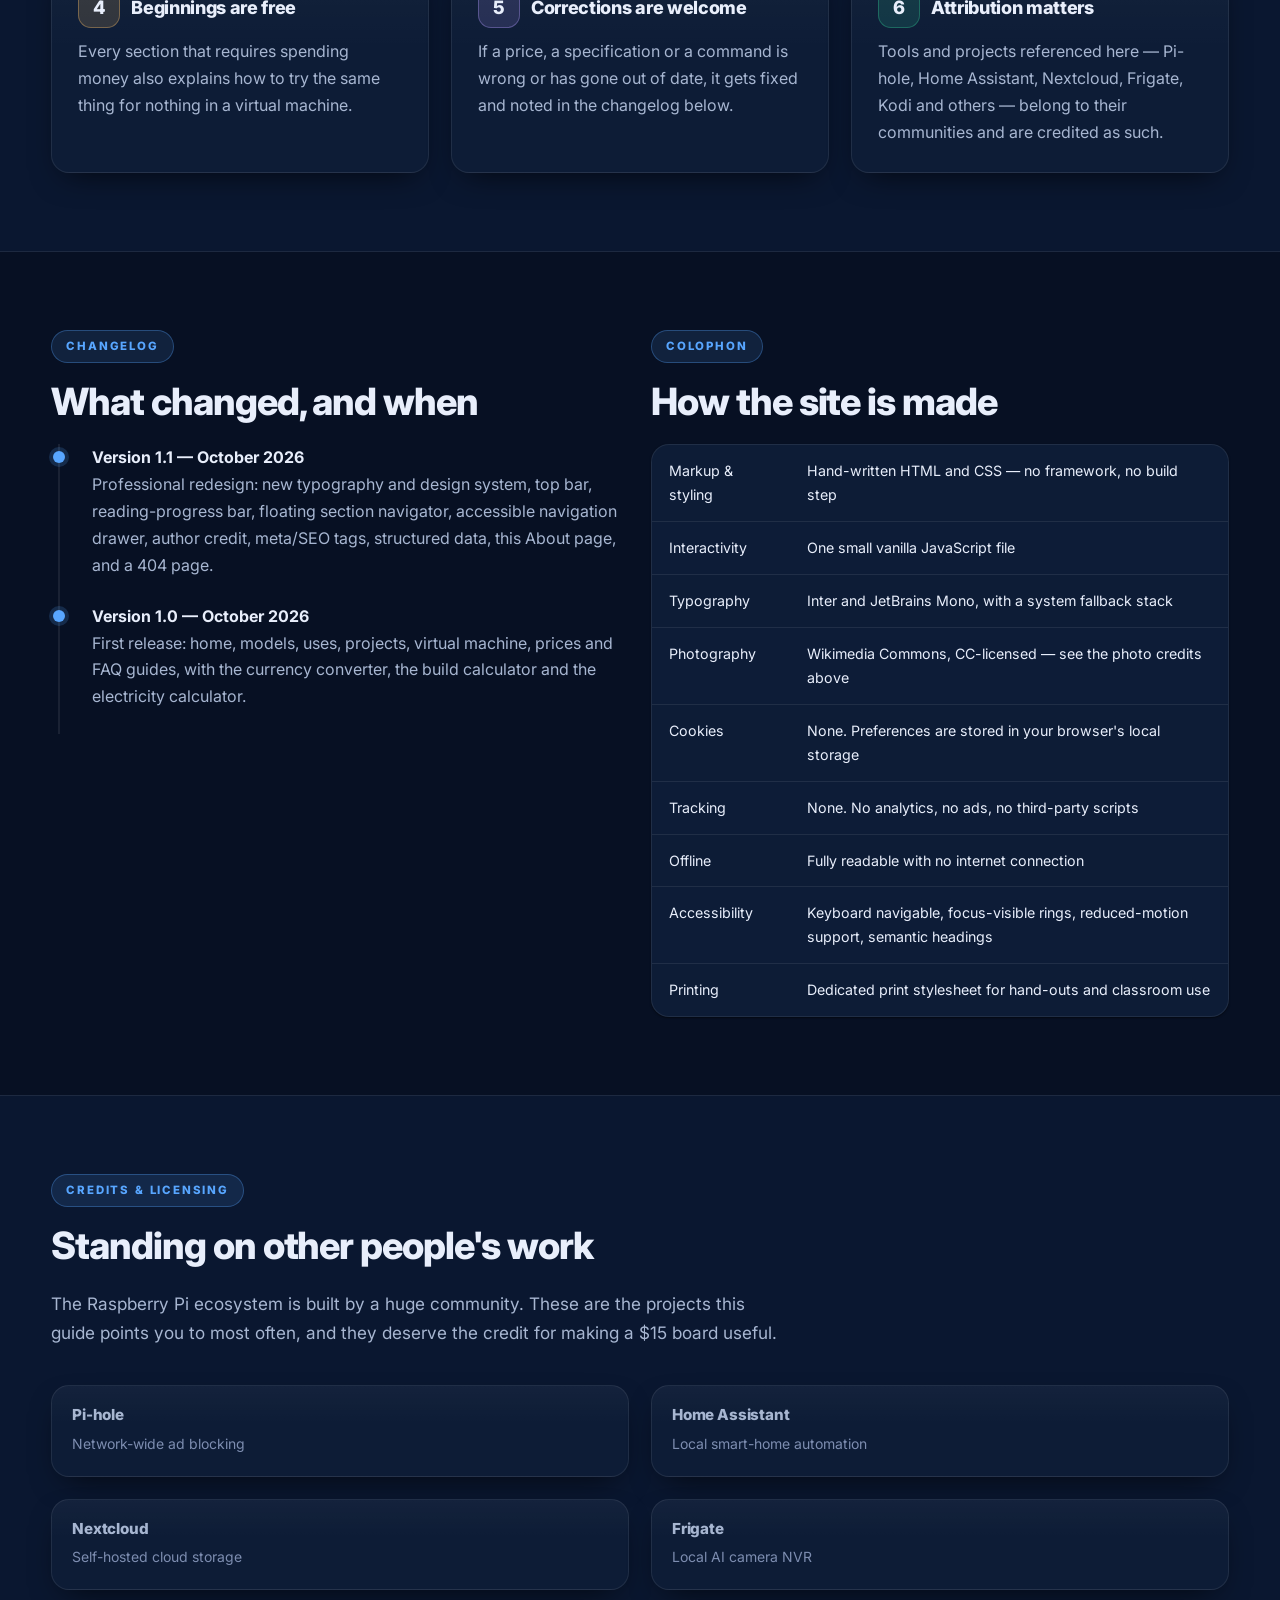
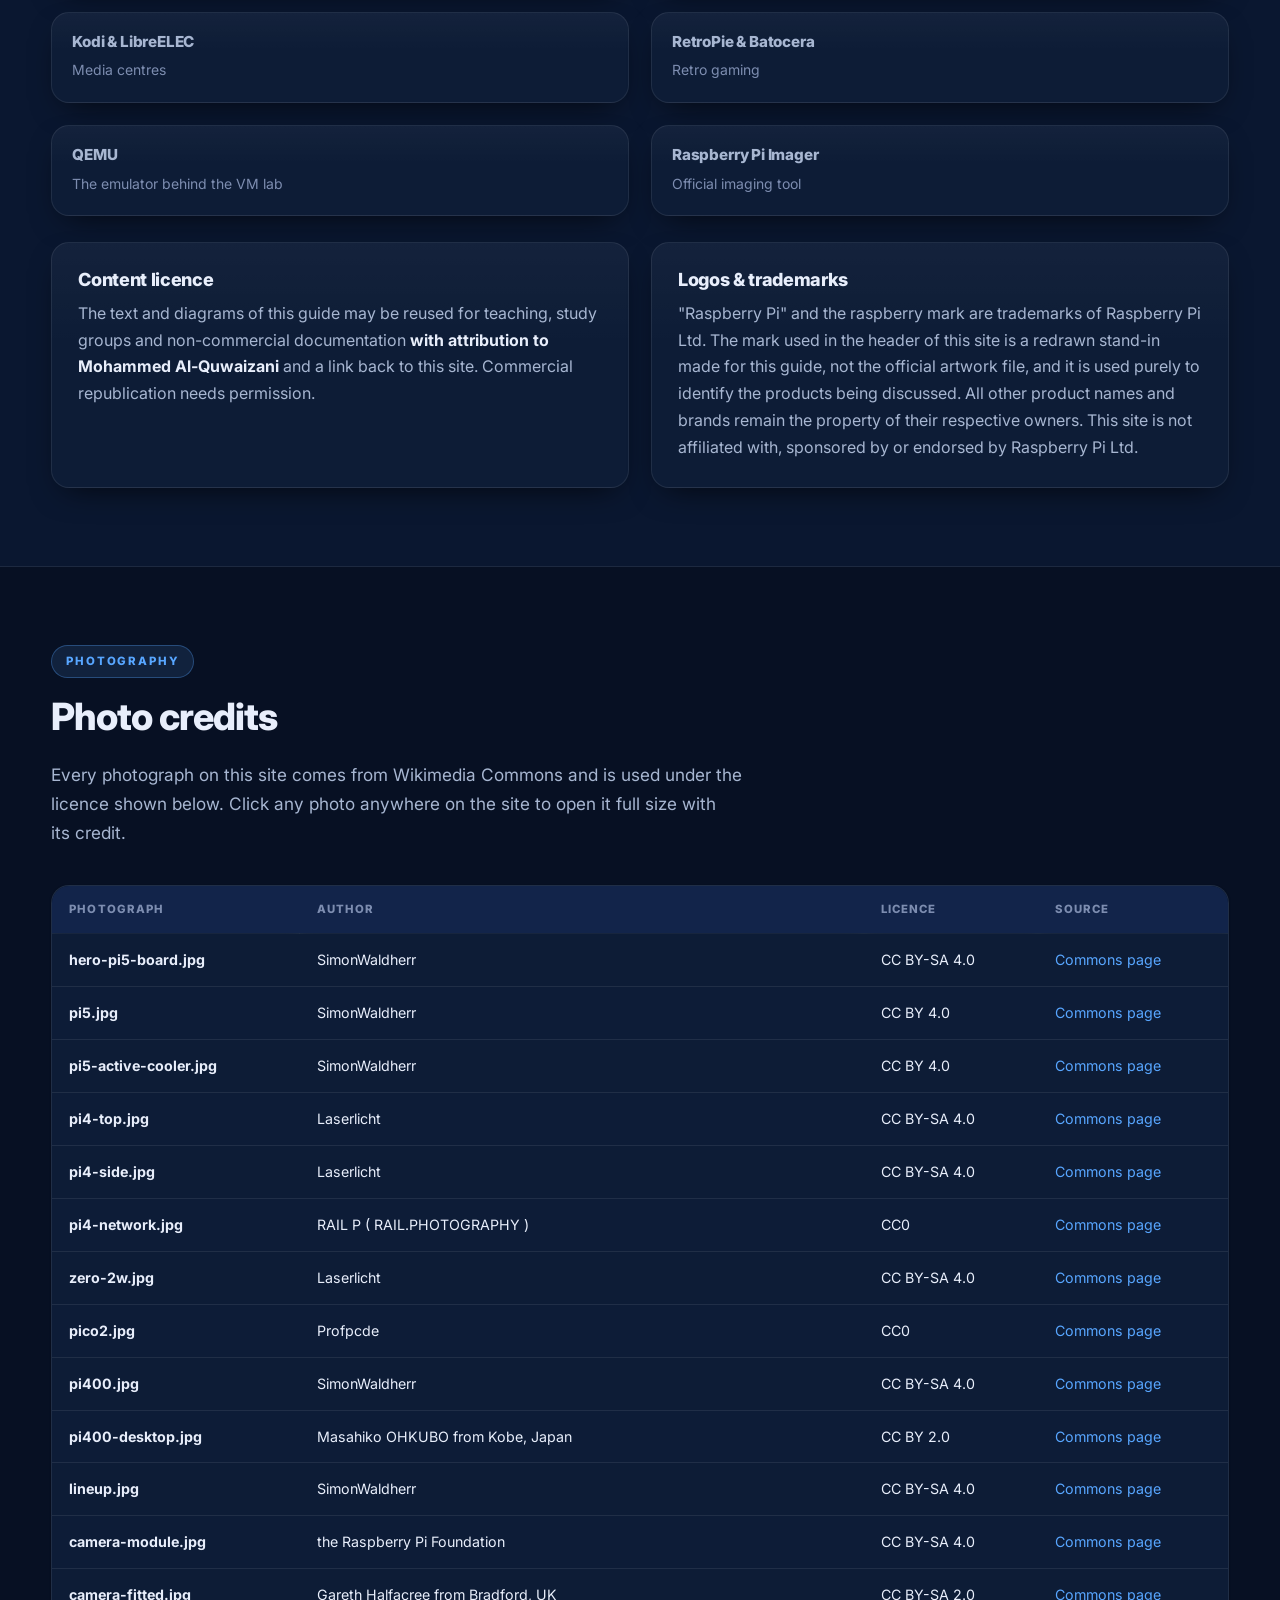
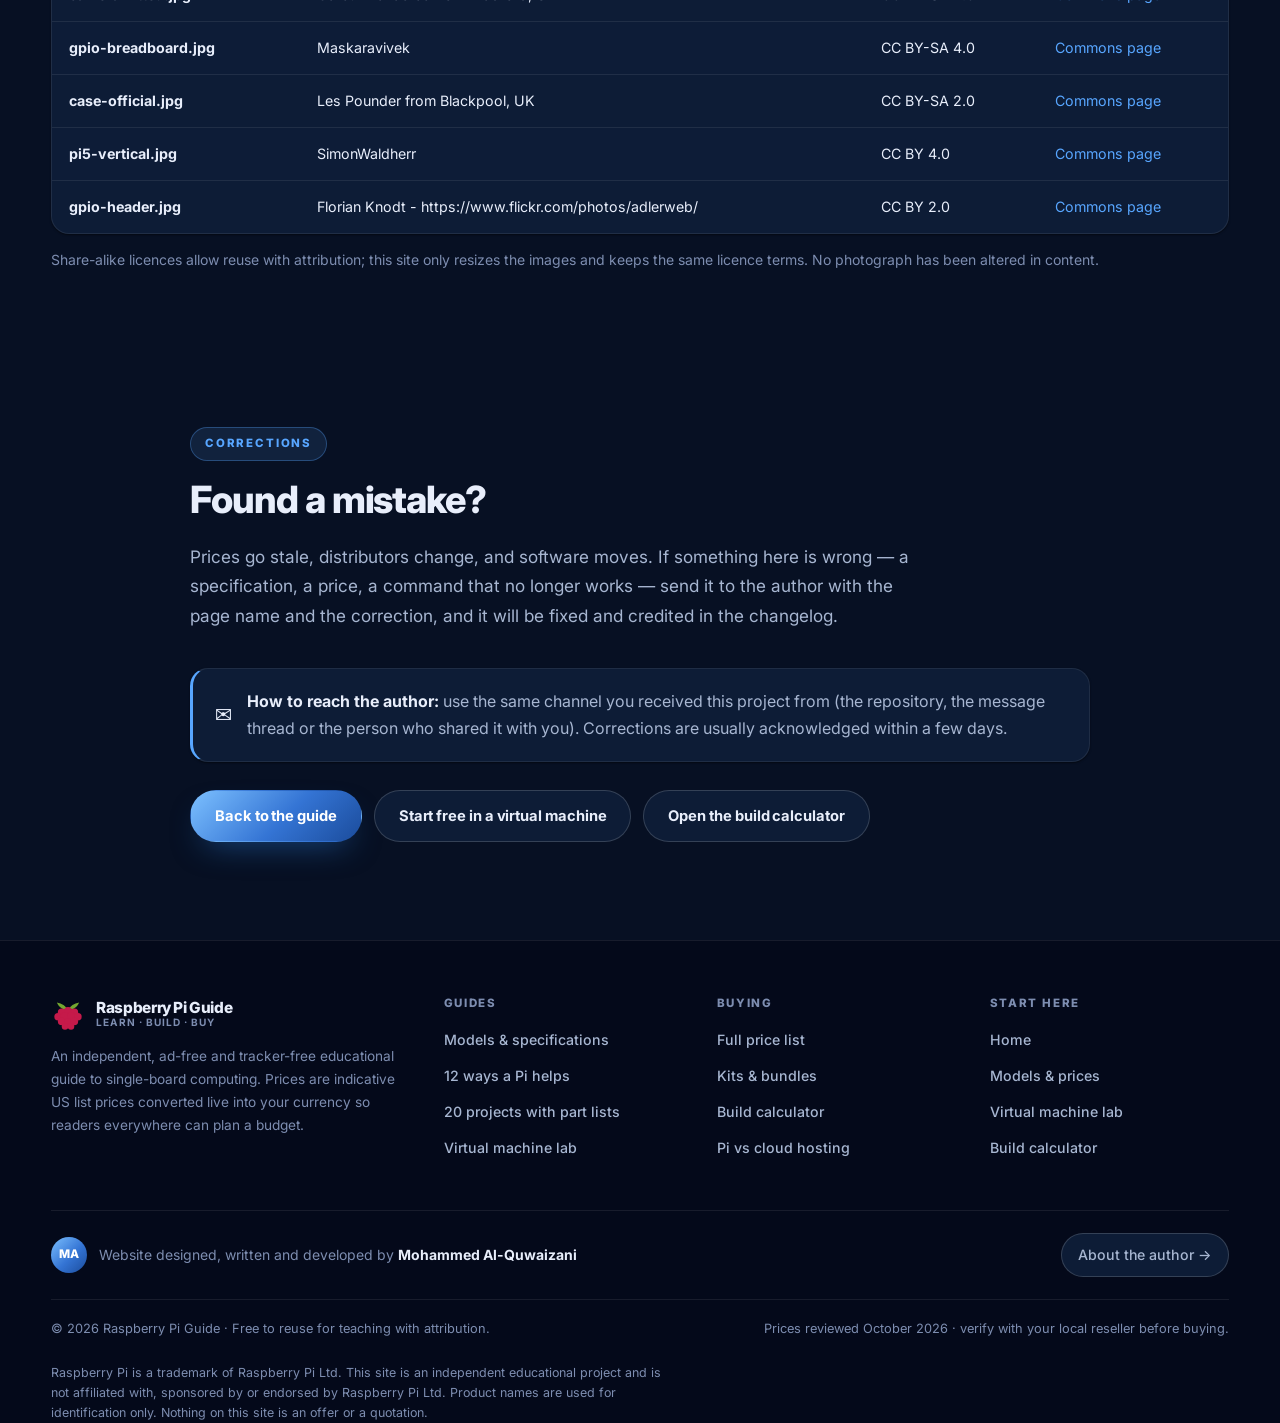
<file: about.html>
<!DOCTYPE html>
<html lang="en" data-theme="dark">
<head>
<!-- Site designed and built by Mohammed Al-Quwaizani -->
<meta charset="utf-8">
<meta name="viewport" content="width=device-width, initial-scale=1">
<title>About This Project &amp; Its Author — Raspberry Pi Guide</title>
<meta name="description" content="About the Raspberry Pi Guide: who built it, how prices and specifications are researched, our editorial standards, the changelog, the technology behind the site, and how to send corrections.">
<meta name="author" content="Mohammed Al-Quwaizani">
<meta name="robots" content="index, follow">
<meta name="theme-color" content="#071023">
<meta name="application-name" content="Raspberry Pi Guide">
<meta property="og:type" content="website">
<meta property="og:site_name" content="Raspberry Pi Guide">
<meta property="og:title" content="About This Project &amp; Its Author — Raspberry Pi Guide">
<meta property="og:description" content="About the Raspberry Pi Guide: who built it, how prices and specifications are researched, our editorial standards, the changelog, the technology behind the site, and how to send corrections.">
<meta property="og:locale" content="en">
<meta name="twitter:card" content="summary">
<meta name="twitter:title" content="About This Project &amp; Its Author — Raspberry Pi Guide">
<meta name="twitter:description" content="About the Raspberry Pi Guide: who built it, how prices and specifications are researched, our editorial standards, the changelog, the technology behind the site, and how to send corrections.">
<meta name="twitter:creator" content="Mohammed Al-Quwaizani">
<link rel="preconnect" href="https://fonts.googleapis.com">
<link rel="preconnect" href="https://fonts.gstatic.com" crossorigin>
<link rel="stylesheet" href="https://fonts.googleapis.com/css2?family=Inter:wght@400;500;600;700;800;900&amp;family=JetBrains+Mono:wght@400;500;700&amp;display=swap">
<link rel="stylesheet" href="styles.css">
<link rel="icon" type="image/svg+xml" href="img/favicon.svg">
<link rel="apple-touch-icon" href="img/favicon.svg">
<script type="application/ld+json">{"@context": "https://schema.org", "@type": "AboutPage", "name": "About This Project &amp; Its Author \u2014 Raspberry Pi Guide", "description": "About the Raspberry Pi Guide: who built it, how prices and specifications are researched, our editorial standards, the changelog, the technology behind the site, and how to send corrections.", "inLanguage": "en", "author": {"@type": "Person", "name": "Mohammed Al-Quwaizani", "jobTitle": "Author and web developer"}, "creator": {"@type": "Person", "name": "Mohammed Al-Quwaizani", "jobTitle": "Author and web developer"}, "isAccessibleForFree": true, "isPartOf": {"@type": "WebSite", "name": "Raspberry Pi Guide", "author": {"@type": "Person", "name": "Mohammed Al-Quwaizani", "jobTitle": "Author and web developer"}}}</script>
</head>
<body data-no-byline>

<a class="skip-link" href="#main">Skip to content</a>

<div class="topbar">
  <div class="container">
    <div class="topbar-left">
      <span class="live-dot" aria-hidden="true"></span>
      <span class="hide-sm">Independent guide &middot; Reviewed October 2026</span>
    </div>
    <div class="topbar-links">
      <span class="who">Built by <b>Mohammed Al-Quwaizani</b></span>
      <a class="hide-sm" href="about.html">About</a>
      <a class="hide-sm" href="pricing.html#calculator">Calculator</a>
    </div>
  </div>
</div>

<header class="site-header">
  <div class="container nav">
    <a class="brand" href="index.html" aria-label="Raspberry Pi Guide — home">
      <span class="brand-mark"><img src="img/raspberry-pi-mark.svg" alt="" width="34" height="34" decoding="async"></span>
      <span class="brand-text"><b>Raspberry Pi Guide</b><small>Learn &middot; Build &middot; Buy</small></span>
    </a>
    <nav class="nav-links" id="primary-nav" aria-label="Main navigation">
      <a href="index.html">Home</a>
      <a href="models.html">Models</a>
      <a href="uses.html">Uses</a>
      <a href="projects.html">Projects</a>
      <a href="vm.html">VM Lab</a>
      <a href="pricing.html">Prices</a>
      <a href="faq.html">FAQ</a>
      <a href="about.html" class="active" aria-current="page">About</a>
    </nav>
    <div class="nav-tools">
      <select class="mini" data-currency-select aria-label="Choose currency"></select>
      <button class="mini" id="themeToggle" data-theme-toggle type="button" aria-label="Toggle theme">&#9728;&#65039;</button>
      <button class="nav-toggle" data-nav-toggle type="button" aria-label="Open menu" aria-expanded="false" aria-controls="primary-nav">&#9776;</button>
    </div>
  </div>
</header>
<div class="nav-overlay" data-open="false"></div>

<main id="main">

<section class="page-head">
  <div class="container">
    <div class="crumb"><a href="index.html">Home</a><span class="sep">/</span>About</div>
    <span class="eyebrow">About this project</span>
    <h1>An independent guide, built by one person</h1>
    <p class="lead">
      This site exists for one reason: most Raspberry Pi information online is either
      marketing, outdated, or written for people who already know the answers. This guide
      is the opposite — plain language, real prices, honest limits, and step-by-step
      instructions that were written to be followed.
    </p>
  </div>
</section>

<!-- ============ AUTHOR ============ -->
<section class="section section--tight">
  <div class="container">
    <div class="author-card reveal">
      <div class="monogram" aria-hidden="true">MA</div>
      <div>
        <h3 style="margin-bottom:.3em">Mohammed Al-Quwaizani</h3>
        <div class="role">Author · Editor · Developer of this website</div>
        <p>
          Mohammed designed, wrote and built every part of this guide: the structure of the seven
          sections, the model comparisons, the price tables and calculators, the virtual-machine
          lab, and the interface you are reading right now. Everything here is hand-written —
          no template, no page builder, no content farm.
        </p>
        <p>
          The goal is practical: a person who has never touched a single-board computer should be
          able to read one page, decide what to buy, spend the right amount of money, and get
          something working the same day. And a person who does not want to spend anything yet
          should be able to start today, for free, using the virtual machine guide.
        </p>
        <p class="signature">Website designed &amp; developed by Mohammed Al-Quwaizani · Reviewed October 2026</p>
      </div>
    </div>

    <div class="grid grid-3" style="margin-top:24px">
      <div class="card card--pad-sm reveal">
        <h3 style="font-size:1rem"><span class="icon icon--green" style="width:34px;height:34px;font-size:.95rem">✍️</span> What he wrote</h3>
        <p class="muted">All seven guides: models and specifications, twelve practical uses, twenty projects with part lists, the virtual-machine lab, the price list and calculators, the FAQ, and this page.</p>
      </div>
      <div class="card card--pad-sm reveal">
        <h3 style="font-size:1rem"><span class="icon icon--blue" style="width:34px;height:34px;font-size:.95rem">⚙️</span> What he built</h3>
        <p class="muted">The whole front end: the design system, dark and light themes, the live currency converter, the build calculator, the electricity calculator, the section navigator and the responsive layout.</p>
      </div>
      <div class="card card--pad-sm reveal">
        <h3 style="font-size:1rem"><span class="icon icon--amber" style="width:34px;height:34px;font-size:.95rem">🎯</span> Why</h3>
        <p class="muted">Because access to computing should not depend on budget. A $15 board and a free virtual machine are enough to learn skills that lead to real work.</p>
      </div>
    </div>
  </div>
</section>

<!-- ============ WHAT THIS IS ============ -->
<section class="section section--alt">
  <div class="container">
    <div class="grid grid-2">
      <div class="reveal">
        <span class="eyebrow">Scope</span>
        <h2>What this site is</h2>
        <ul>
          <li>An <strong>independent educational project</strong> about single-board computing</li>
          <li>A buying guide with <strong>transparent, sourced prices</strong> and live currency conversion</li>
          <li>A practical manual: setup steps, terminal commands, checklists, troubleshooting</li>
          <li>A free alternative for people who cannot buy hardware yet — the virtual-machine lab</li>
          <li>Static, tracker-free and readable offline</li>
        </ul>
      </div>
      <div class="reveal">
        <span class="eyebrow">Boundaries</span>
        <h2>What this site is not</h2>
        <ul>
          <li>Not affiliated with, sponsored by or endorsed by Raspberry Pi Ltd</li>
          <li>Not a shop, not an affiliate page — <strong>there are no sponsored links</strong> and no commission</li>
          <li>Not a press release: when something has a weakness, the weakness is written down</li>
          <li>Not a substitute for the official documentation when you need version-specific detail</li>
          <li>Not collecting anything about you: no ads, no analytics, no cookies, no accounts</li>
        </ul>
      </div>
    </div>
  </div>
</section>

<!-- ============ METHODOLOGY ============ -->
<section class="section">
  <div class="container">
    <div class="section-head reveal">
      <span class="eyebrow">Methodology</span>
      <h2>How prices, specifications and commands are handled</h2>
      <p class="lead">Credibility comes from saying exactly where numbers come from. Here is the whole method.</p>
    </div>
    <div class="grid grid-2">
      <ol class="steps reveal">
        <li>
          <h3>Board prices come from official list prices</h3>
          <p>The per-model figures follow the manufacturer's published list price for each memory variant. They are the fairest comparable baseline, because reseller prices vary by country, stock and shipping.</p>
        </li>
        <li>
          <h3>Kits and accessories are typical market ranges</h3>
          <p>Third-party bundles differ too much for a single number, so they are shown as a range (<em>e.g. $110–135</em>) based on widely available bundles, not on one shop's promotion.</p>
        </li>
        <li>
          <h3>Everything is stored in USD, then converted</h3>
          <p>Prices are written once in US dollars and converted in your browser with approximate exchange rates, so the whole site can be read in a meaningful currency. Exchange rates move — treat non-USD figures as guidance, not quotes.</p>
        </li>
      </ol>
      <ol class="steps reveal" style="counter-reset:s 3">
        <li>
          <h3>Totals are complete, never just the board</h3>
          <p>Every "total cost" in this guide includes what is genuinely required to make the project work: power supply, storage, cooling, cables. A price that ignores those is not a real price.</p>
        </li>
        <li>
          <h3>Specifications follow the current generation</h3>
          <p>Pi 5, Pi 4 Model B, Zero 2 W, Pico 2, Pi 400/500 and Compute Modules. Anything marked <span class="badge badge--legacy">legacy</span> is legacy hardware, kept because it is still useful second-hand.</p>
        </li>
        <li>
          <h3>Commands are written to be pasted</h3>
          <p>Shell examples are standard, widely used recipes, and where a platform behaves differently (for example, line continuation in PowerShell) the difference is called out explicitly rather than hidden.</p>
        </li>
      </ol>
    </div>

    <div class="callout warn reveal">
      <div>⚠️</div>
      <div><p><strong>Always verify before buying.</strong> Prices, stock and taxes change constantly. Check the official approved reseller for your country on the day you order. Nothing on this site is an offer or a quote.</p></div>
    </div>
  </div>
</section>

<!-- ============ STANDARDS ============ -->
<section class="section section--alt">
  <div class="container">
    <div class="section-head reveal">
      <span class="eyebrow">Editorial standards</span>
      <h2>Five rules the writing follows</h2>
    </div>
    <div class="grid grid-3">
      <article class="card reveal"><h3><span class="icon">1</span> No hype</h3><p>If a Raspberry Pi cannot do something — heavy gaming, professional video editing, Windows-only software, business-grade reliability — it is stated plainly instead of being glossed over.</p></article>
      <article class="card reveal"><h3><span class="icon icon--green">2</span> Numbers over adjectives</h3><p>"2–3× faster", "3.5 W idle", "$168 complete setup" instead of "blazing fast" and "amazing value".</p></article>
      <article class="card reveal"><h3><span class="icon icon--blue">3</span> Costs are complete</h3><p>Every budget includes the boring parts: the official power supply, the good memory card, the cooler, the cable you forgot.</p></article>
      <article class="card reveal"><h3><span class="icon icon--amber">4</span> Beginnings are free</h3><p>Every section that requires spending money also explains how to try the same thing for nothing in a virtual machine.</p></article>
      <article class="card reveal"><h3><span class="icon icon--violet">5</span> Corrections are welcome</h3><p>If a price, a specification or a command is wrong or has gone out of date, it gets fixed and noted in the changelog below.</p></article>
      <article class="card reveal"><h3><span class="icon icon--green">6</span> Attribution matters</h3><p>Tools and projects referenced here — Pi-hole, Home Assistant, Nextcloud, Frigate, Kodi and others — belong to their communities and are credited as such.</p></article>
    </div>
  </div>
</section>

<!-- ============ CHANGELOG ============ -->
<section class="section">
  <div class="container">
    <div class="grid grid-2">
      <div class="reveal">
        <span class="eyebrow">Changelog</span>
        <h2>What changed, and when</h2>
        <ul class="timeline">
          <li><b>Version 1.1 — October 2026</b><br>Professional redesign: new typography and design system, top bar, reading-progress bar, floating section navigator, accessible navigation drawer, author credit, meta/SEO tags, structured data, this About page, and a 404 page.</li>
          <li><b>Version 1.0 — October 2026</b><br>First release: home, models, uses, projects, virtual machine, prices and FAQ guides, with the currency converter, the build calculator and the electricity calculator.</li>
        </ul>
      </div>
      <div class="reveal">
        <span class="eyebrow">Colophon</span>
        <h2>How the site is made</h2>
        <div class="table-wrap">
          <table style="min-width:auto">
            <tbody>
              <tr><td>Markup &amp; styling</td><td>Hand-written HTML and CSS — no framework, no build step</td></tr>
              <tr><td>Interactivity</td><td>One small vanilla JavaScript file</td></tr>
              <tr><td>Typography</td><td>Inter and JetBrains Mono, with a system fallback stack</td></tr>
              <tr><td>Photography</td><td>Wikimedia Commons, CC-licensed — see the photo credits above</td></tr>
              <tr><td>Cookies</td><td>None. Preferences are stored in your browser's local storage</td></tr>
              <tr><td>Tracking</td><td>None. No analytics, no ads, no third-party scripts</td></tr>
              <tr><td>Offline</td><td>Fully readable with no internet connection</td></tr>
              <tr><td>Accessibility</td><td>Keyboard navigable, focus-visible rings, reduced-motion support, semantic headings</td></tr>
              <tr><td>Printing</td><td>Dedicated print stylesheet for hand-outs and classroom use</td></tr>
            </tbody>
          </table>
        </div>
      </div>
    </div>
  </div>
</section>

<!-- ============ CREDITS ============ -->
<section class="section section--alt">
  <div class="container">
    <div class="section-head reveal">
      <span class="eyebrow">Credits &amp; licensing</span>
      <h2>Standing on other people's work</h2>
      <p class="lead">The Raspberry Pi ecosystem is built by a huge community. These are the projects this guide points you to most often, and they deserve the credit for making a $15 board useful.</p>
    </div>
    <div class="grid grid-4">
      <div class="card card--pad-sm reveal"><h4>Pi-hole</h4><p class="muted">Network-wide ad blocking</p></div>
      <div class="card card--pad-sm reveal"><h4>Home Assistant</h4><p class="muted">Local smart-home automation</p></div>
      <div class="card card--pad-sm reveal"><h4>Nextcloud</h4><p class="muted">Self-hosted cloud storage</p></div>
      <div class="card card--pad-sm reveal"><h4>Frigate</h4><p class="muted">Local AI camera NVR</p></div>
      <div class="card card--pad-sm reveal"><h4>Kodi &amp; LibreELEC</h4><p class="muted">Media centres</p></div>
      <div class="card card--pad-sm reveal"><h4>RetroPie &amp; Batocera</h4><p class="muted">Retro gaming</p></div>
      <div class="card card--pad-sm reveal"><h4>QEMU</h4><p class="muted">The emulator behind the VM lab</p></div>
      <div class="card card--pad-sm reveal"><h4>Raspberry Pi Imager</h4><p class="muted">Official imaging tool</p></div>
    </div>

    <div class="grid grid-2" style="margin-top:26px">
      <div class="card reveal">
        <h3>Content licence</h3>
        <p>The text and diagrams of this guide may be reused for teaching, study groups and non-commercial documentation <strong>with attribution to Mohammed Al-Quwaizani</strong> and a link back to this site. Commercial republication needs permission.</p>
      </div>
      <div class="card reveal">
        <h3>Logos &amp; trademarks</h3>
        <p>"Raspberry Pi" and the raspberry mark are trademarks of Raspberry Pi Ltd. The mark used in
        the header of this site is a redrawn stand-in made for this guide, not the official artwork
        file, and it is used purely to identify the products being discussed. All other product
        names and brands remain the property of their respective owners. This site is not affiliated
        with, sponsored by or endorsed by Raspberry Pi Ltd.</p>
      </div>
    </div>
  </div>
</section>


<!-- ============ PHOTO CREDITS ============ -->
<section class="section" id="photo-credits">
  <div class="container">
    <div class="section-head reveal">
      <span class="eyebrow">Photography</span>
      <h2>Photo credits</h2>
      <p class="lead">
        Every photograph on this site comes from Wikimedia Commons and is used under the licence
        shown below. Click any photo anywhere on the site to open it full size with its credit.
      </p>
    </div>
    <div class="table-wrap reveal">
      <table>
        <thead><tr><th>Photograph</th><th>Author</th><th>Licence</th><th>Source</th></tr></thead>
        <tbody>
          <tr>
            <td><strong>hero-pi5-board.jpg</strong></td>
            <td>SimonWaldherr</td>
            <td>CC BY-SA 4.0</td>
            <td><a href="https://commons.wikimedia.org/wiki/File%3ARaspberry_Pi_5_Board.jpg" target="_blank" rel="noopener">Commons page</a></td>
          </tr>
          <tr>
            <td><strong>pi5.jpg</strong></td>
            <td>SimonWaldherr</td>
            <td>CC BY 4.0</td>
            <td><a href="https://commons.wikimedia.org/wiki/File%3ARaspberry_Pi_5.jpg" target="_blank" rel="noopener">Commons page</a></td>
          </tr>
          <tr>
            <td><strong>pi5-active-cooler.jpg</strong></td>
            <td>SimonWaldherr</td>
            <td>CC BY 4.0</td>
            <td><a href="https://commons.wikimedia.org/wiki/File%3ARaspberry_Pi_5_with_active_cooler.jpg" target="_blank" rel="noopener">Commons page</a></td>
          </tr>
          <tr>
            <td><strong>pi4-top.jpg</strong></td>
            <td>Laserlicht</td>
            <td>CC BY-SA 4.0</td>
            <td><a href="https://commons.wikimedia.org/wiki/File%3ARaspberry_Pi_4_Model_B_-_Top.jpg" target="_blank" rel="noopener">Commons page</a></td>
          </tr>
          <tr>
            <td><strong>pi4-side.jpg</strong></td>
            <td>Laserlicht</td>
            <td>CC BY-SA 4.0</td>
            <td><a href="https://commons.wikimedia.org/wiki/File%3ARaspberry_Pi_4_Model_B_-_Side.jpg" target="_blank" rel="noopener">Commons page</a></td>
          </tr>
          <tr>
            <td><strong>pi4-network.jpg</strong></td>
            <td>RAIL P ( RAIL.PHOTOGRAPHY )</td>
            <td>CC0</td>
            <td><a href="https://commons.wikimedia.org/wiki/File%3ARaspberry_Pi_4_on_a_network_switch.jpg" target="_blank" rel="noopener">Commons page</a></td>
          </tr>
          <tr>
            <td><strong>zero-2w.jpg</strong></td>
            <td>Laserlicht</td>
            <td>CC BY-SA 4.0</td>
            <td><a href="https://commons.wikimedia.org/wiki/File%3ARaspberry_Pi_Zero_2_W.jpg" target="_blank" rel="noopener">Commons page</a></td>
          </tr>
          <tr>
            <td><strong>pico2.jpg</strong></td>
            <td>Profpcde</td>
            <td>CC0</td>
            <td><a href="https://commons.wikimedia.org/wiki/File%3ATop_view_of_a_Raspberry_Pi_Pico_2_microcontroller_board.jpg" target="_blank" rel="noopener">Commons page</a></td>
          </tr>
          <tr>
            <td><strong>pi400.jpg</strong></td>
            <td>SimonWaldherr</td>
            <td>CC BY-SA 4.0</td>
            <td><a href="https://commons.wikimedia.org/wiki/File%3ARaspberry_Pi_400.jpg" target="_blank" rel="noopener">Commons page</a></td>
          </tr>
          <tr>
            <td><strong>pi400-desktop.jpg</strong></td>
            <td>Masahiko OHKUBO from Kobe, Japan</td>
            <td>CC BY 2.0</td>
            <td><a href="https://commons.wikimedia.org/wiki/File%3ARaspberry_Pi_400_desktop_%2850596514408%29.jpg" target="_blank" rel="noopener">Commons page</a></td>
          </tr>
          <tr>
            <td><strong>lineup.jpg</strong></td>
            <td>SimonWaldherr</td>
            <td>CC BY-SA 4.0</td>
            <td><a href="https://commons.wikimedia.org/wiki/File%3ARaspberry_Pi_1%2C_Pi_5%2C_Pi_400%2C_Zero_2_and_Pico.jpg" target="_blank" rel="noopener">Commons page</a></td>
          </tr>
          <tr>
            <td><strong>camera-module.jpg</strong></td>
            <td>the Raspberry Pi Foundation</td>
            <td>CC BY-SA 4.0</td>
            <td><a href="https://commons.wikimedia.org/wiki/File%3ARaspberry_Pi_Camera_Module_v2_with_ribbon.jpg" target="_blank" rel="noopener">Commons page</a></td>
          </tr>
          <tr>
            <td><strong>camera-fitted.jpg</strong></td>
            <td>Gareth Halfacree from Bradford, UK</td>
            <td>CC BY-SA 2.0</td>
            <td><a href="https://commons.wikimedia.org/wiki/File%3ARaspberry_Pi_Camera_Module_-_Fitted_%2814675164282%29.jpg" target="_blank" rel="noopener">Commons page</a></td>
          </tr>
          <tr>
            <td><strong>gpio-breadboard.jpg</strong></td>
            <td>Maskaravivek</td>
            <td>CC BY-SA 4.0</td>
            <td><a href="https://commons.wikimedia.org/wiki/File%3AGPIO_board_with_Raspberry_Pi.jpg" target="_blank" rel="noopener">Commons page</a></td>
          </tr>
          <tr>
            <td><strong>case-official.jpg</strong></td>
            <td>Les Pounder from Blackpool, UK</td>
            <td>CC BY-SA 2.0</td>
            <td><a href="https://commons.wikimedia.org/wiki/File%3AOfficial_Raspberry_Pi_Case_%2818740375138%29.jpg" target="_blank" rel="noopener">Commons page</a></td>
          </tr>
          <tr>
            <td><strong>pi5-vertical.jpg</strong></td>
            <td>SimonWaldherr</td>
            <td>CC BY 4.0</td>
            <td><a href="https://commons.wikimedia.org/wiki/File%3ARaspberry_Pi_5_%28vertical%29.jpg" target="_blank" rel="noopener">Commons page</a></td>
          </tr>
          <tr>
            <td><strong>gpio-header.jpg</strong></td>
            <td>Florian Knodt - https://www.flickr.com/photos/adlerweb/</td>
            <td>CC BY 2.0</td>
            <td><a href="https://commons.wikimedia.org/wiki/File%3ARaspberry_Pi_3_silkscreen_logo_and_GPIO_header.jpg" target="_blank" rel="noopener">Commons page</a></td>
          </tr>
        </tbody>
      </table>
    </div>
    <p class="muted" style="margin-top:14px">
      Share-alike licences allow reuse with attribution; this site only resizes the images and keeps the
      same licence terms. No photograph has been altered in content.
    </p>
  </div>
</section>

<!-- ============ CONTACT ============ -->
<section class="section">
  <div class="container" style="max-width:900px">
    <div class="section-head reveal">
      <span class="eyebrow">Corrections</span>
      <h2>Found a mistake?</h2>
      <p class="lead">
        Prices go stale, distributors change, and software moves. If something here is wrong —
        a specification, a price, a command that no longer works — send it to the author with the
        page name and the correction, and it will be fixed and credited in the changelog.
      </p>
    </div>
    <div class="callout brand reveal">
      <div>✉️</div>
      <div>
        <p><strong>How to reach the author:</strong> use the same channel you received this project from (the repository, the message thread or the person who shared it with you). Corrections are usually acknowledged within a few days.</p>
      </div>
    </div>
    <div class="hero-actions reveal">
      <a class="btn btn-primary" href="index.html">Back to the guide</a>
      <a class="btn btn-ghost" href="vm.html">Start free in a virtual machine</a>
      <a class="btn btn-ghost" href="pricing.html#calculator">Open the build calculator</a>
    </div>
  </div>
</section>

</main>

<footer class="site-footer">
  <div class="container">
    <div class="footer-grid">
      <div>
        <div class="footer-brand">
          <span class="brand-mark"><img src="img/raspberry-pi-mark.svg" alt="" width="34" height="34" decoding="async"></span>
          <span class="brand-text"><b>Raspberry Pi Guide</b><small>Learn &middot; Build &middot; Buy</small></span>
        </div>
        <p class="footer-note">
          An independent, ad-free and tracker-free educational guide to single-board computing.
          Prices are indicative US list prices converted live into your currency so readers
          everywhere can plan a budget.
        </p>
      </div>
      <div>
        <h4>Guides</h4>
        <ul>
          <li><a href="models.html">Models &amp; specifications</a></li>
          <li><a href="uses.html">12 ways a Pi helps</a></li>
          <li><a href="projects.html">20 projects with part lists</a></li>
          <li><a href="vm.html">Virtual machine lab</a></li>
        </ul>
      </div>
      <div>
        <h4>Buying</h4>
        <ul>
          <li><a href="pricing.html">Full price list</a></li>
          <li><a href="pricing.html#kits">Kits &amp; bundles</a></li>
          <li><a href="pricing.html#calculator">Build calculator</a></li>
          <li><a href="pricing.html#cloud">Pi vs cloud hosting</a></li>
        </ul>
      </div>
      <div>
        <h4>Start here</h4>
        <ul>
          <li><a href="index.html">Home</a></li>
          <li><a href="models.html">Models &amp; prices</a></li>
          <li><a href="vm.html">Virtual machine lab</a></li>
          <li><a href="pricing.html#calculator">Build calculator</a></li>
        </ul>
      </div>
    </div>

    <div class="footer-credit">
      <div class="made-by">
        <span class="avatar" aria-hidden="true">MA</span>
        <span>Website designed, written and developed by <b>Mohammed Al-Quwaizani</b></span>
      </div>
      <a class="btn btn-ghost btn-sm" href="about.html">About the author &#8594;</a>
    </div>

    <div class="footer-bottom">
      <span>&copy; <span data-year>2026</span> Raspberry Pi Guide &middot; Free to reuse for teaching with attribution.</span>
      <span>Prices reviewed October 2026 &middot; verify with your local reseller before buying.</span>
    </div>
    <p class="footer-legal">
      Raspberry Pi is a trademark of Raspberry Pi Ltd. This site is an independent educational
      project and is not affiliated with, sponsored by or endorsed by Raspberry Pi Ltd. Product
      names are used for identification only. Nothing on this site is an offer or a quotation.
    </p>
  </div>
</footer>

<script src="script.js"></script>
</body>
</html>
</file>
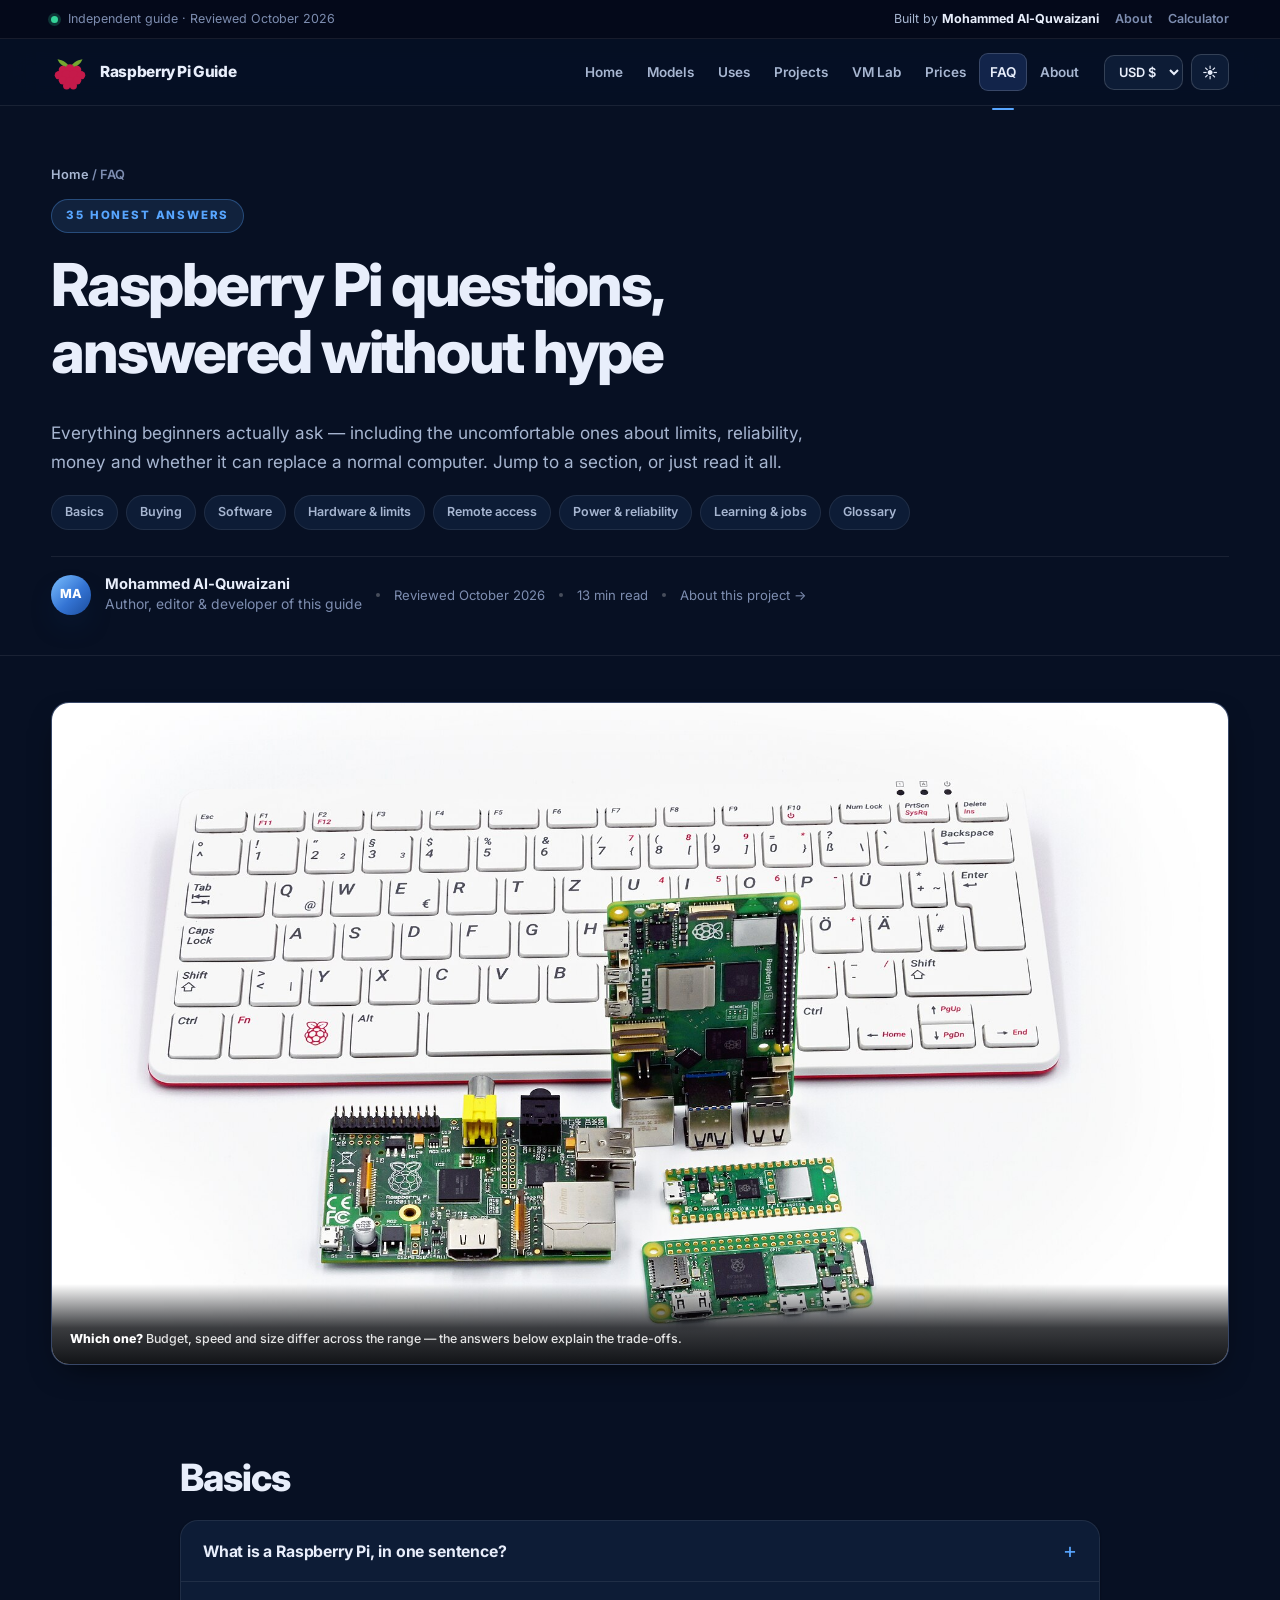
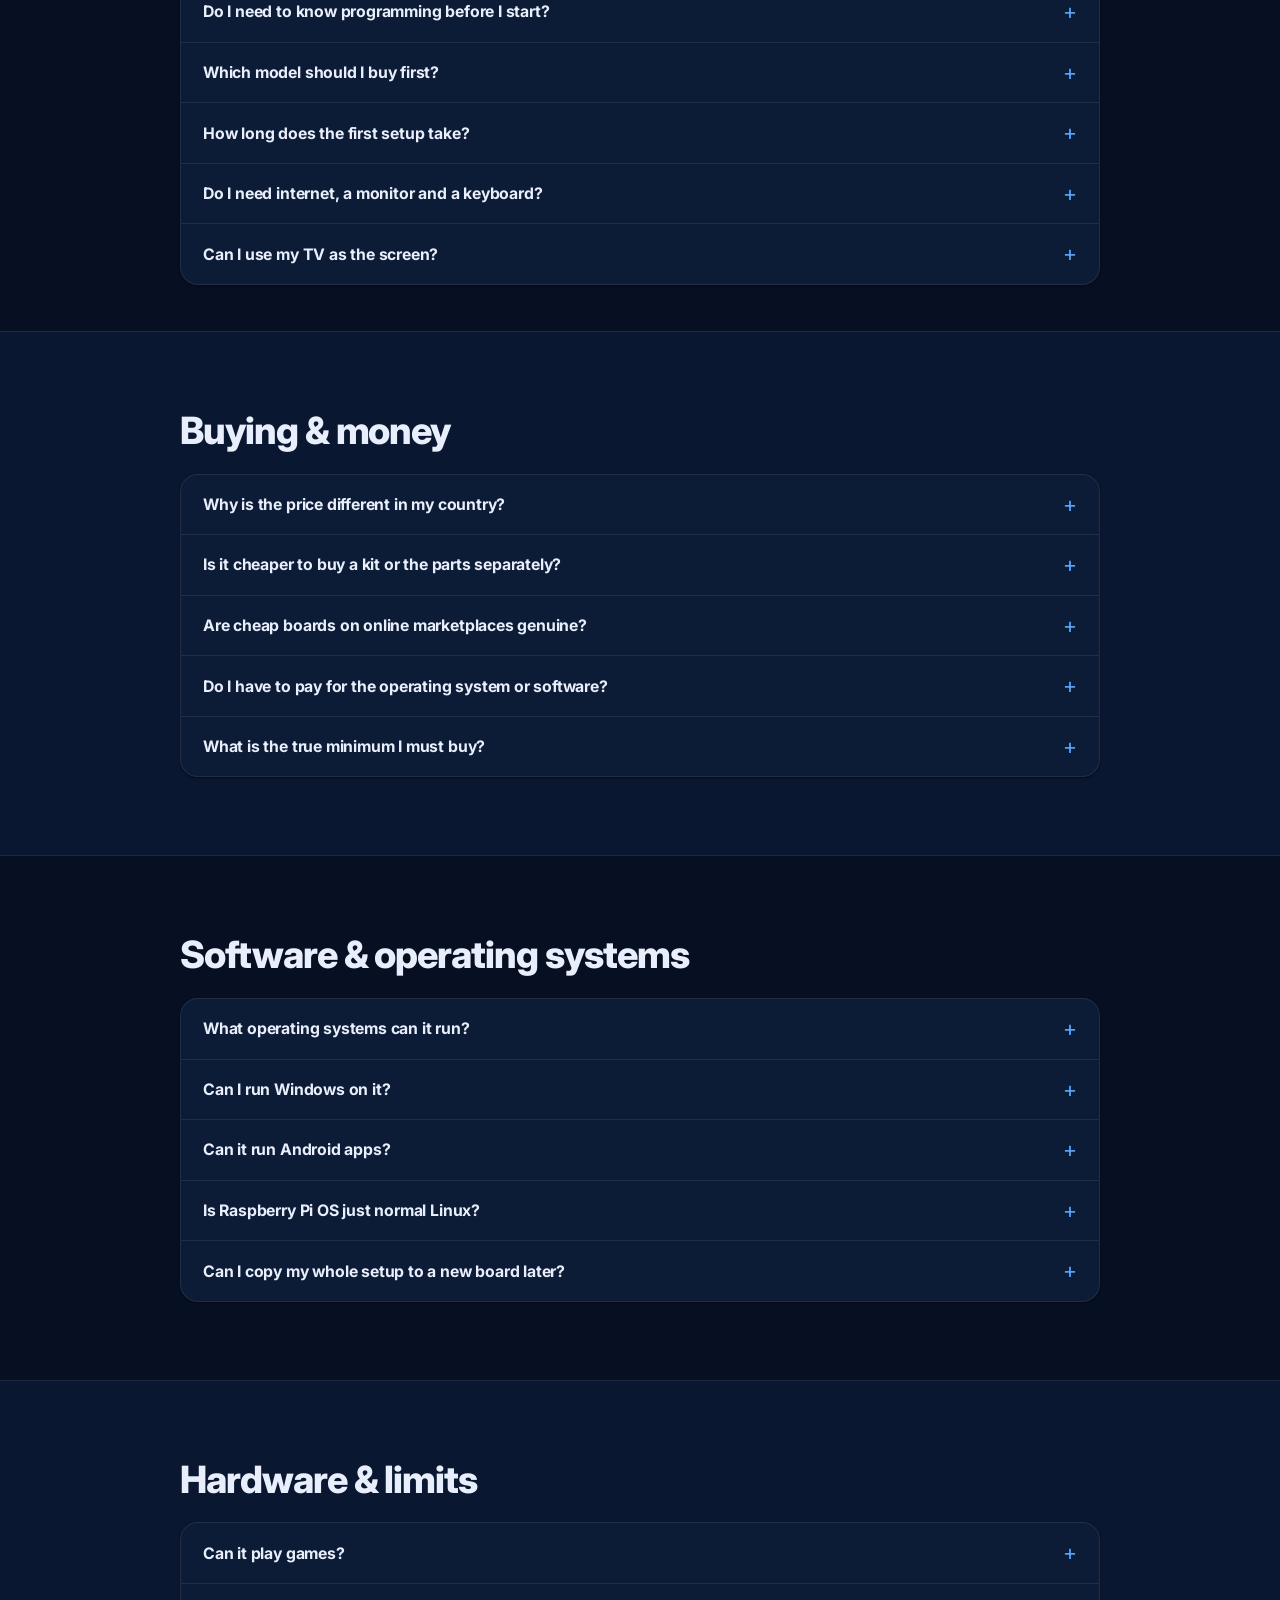
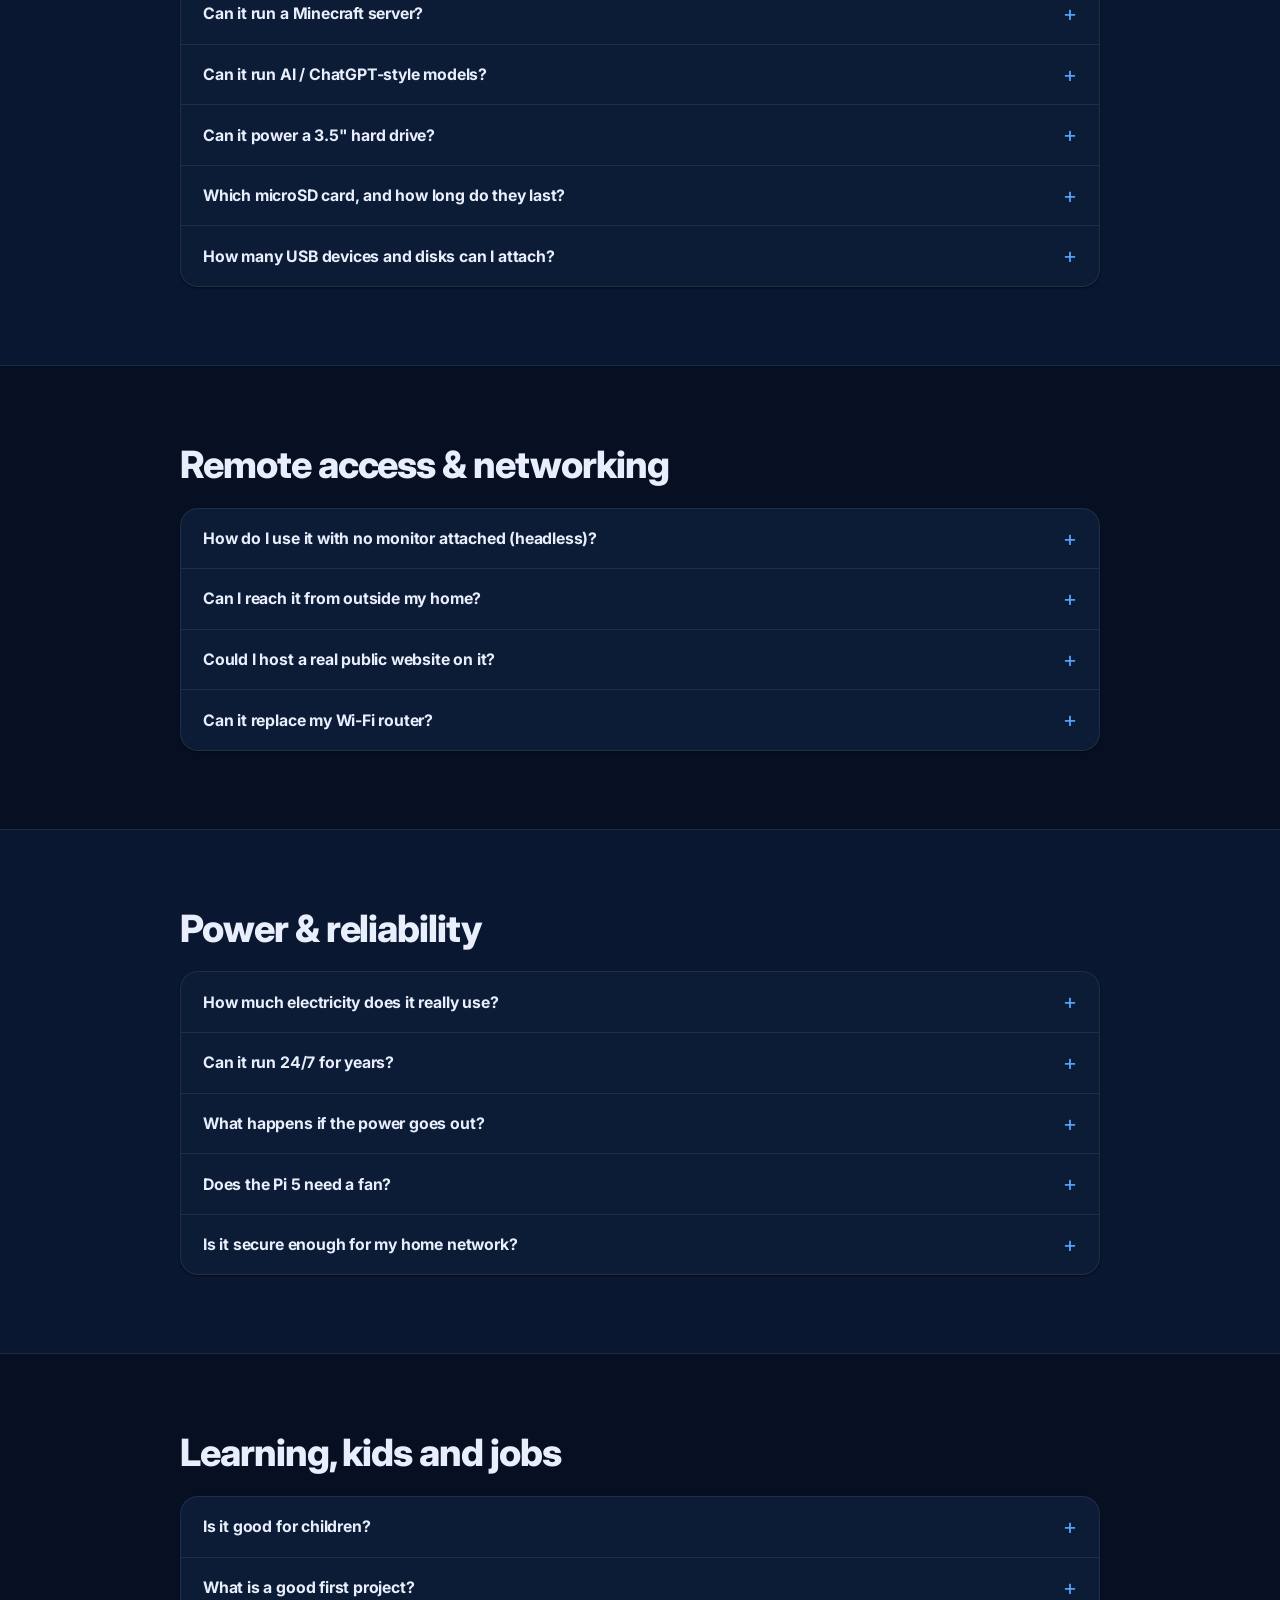
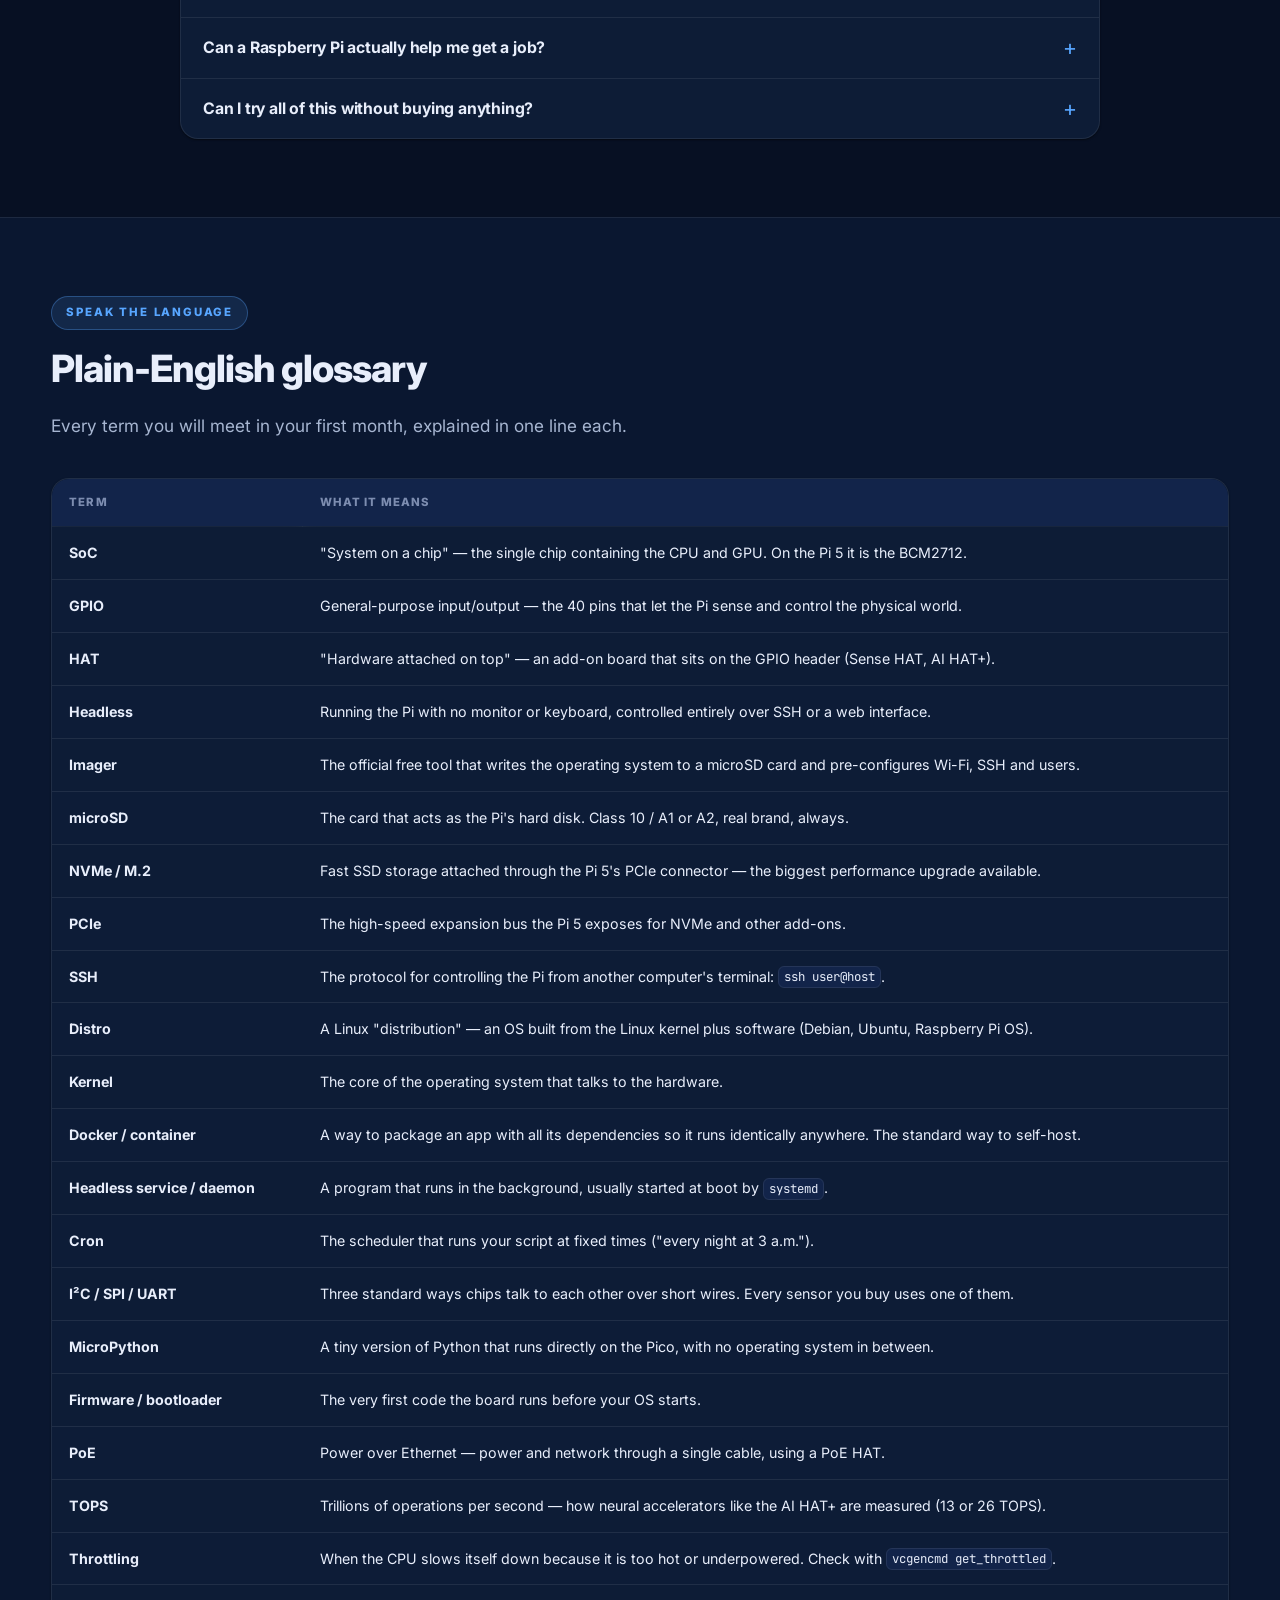
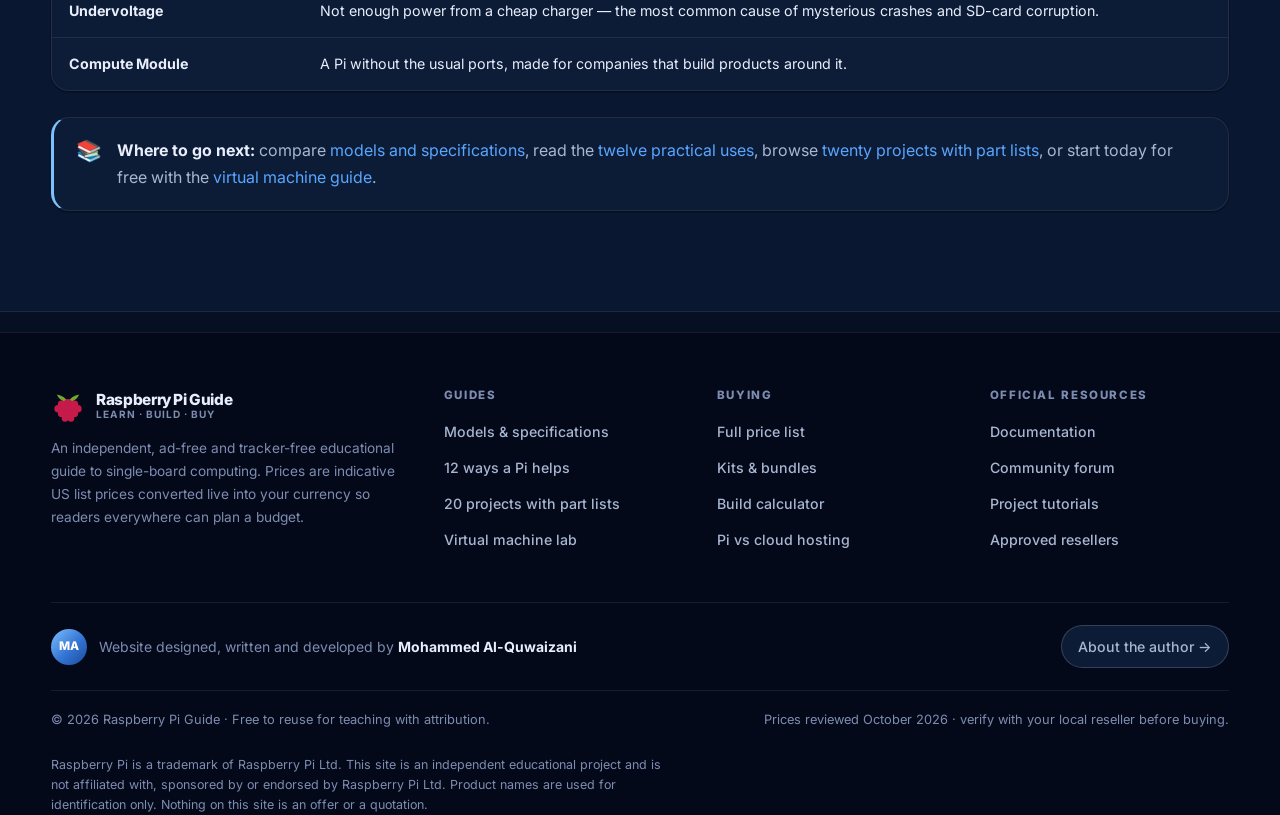
<file: faq.html>
<!DOCTYPE html>
<html lang="en" data-theme="dark">
<head>
<!-- Site designed and built by Mohammed Al-Quwaizani -->
<meta charset="utf-8">
<meta name="viewport" content="width=device-width, initial-scale=1">
<title>Raspberry Pi FAQ — 35 Beginner Questions Answered Honestly</title>
<meta name="description" content="Thirty-five real beginner questions about Raspberry Pi: which to buy, what it can and cannot do, Windows, gaming, AI, SD cards, power, 24/7 reliability, remote access, kids and jobs. Plus a plain-English glossary.">
<meta name="author" content="Mohammed Al-Quwaizani">
<meta name="robots" content="index, follow">
<meta name="theme-color" content="#071023">
<meta name="application-name" content="Raspberry Pi Guide">
<meta property="og:type" content="website">
<meta property="og:site_name" content="Raspberry Pi Guide">
<meta property="og:title" content="Raspberry Pi FAQ — 30 Beginner Questions Answered Honestly">
<meta property="og:description" content="Thirty real beginner questions about Raspberry Pi: which to buy, what it can and cannot do, Windows, gaming, AI, SD cards, power, 24/7 reliability, remote access, kids and jobs. Plus a plain-English glossary.">
<meta property="og:locale" content="en">
<meta name="twitter:card" content="summary">
<meta name="twitter:title" content="Raspberry Pi FAQ — 30 Beginner Questions Answered Honestly">
<meta name="twitter:description" content="Thirty real beginner questions about Raspberry Pi: which to buy, what it can and cannot do, Windows, gaming, AI, SD cards, power, 24/7 reliability, remote access, kids and jobs. Plus a plain-English glossary.">
<meta name="twitter:creator" content="Mohammed Al-Quwaizani">
<link rel="preconnect" href="https://fonts.googleapis.com">
<link rel="preconnect" href="https://fonts.gstatic.com" crossorigin>
<link rel="stylesheet" href="https://fonts.googleapis.com/css2?family=Inter:wght@400;500;600;700;800;900&amp;family=JetBrains+Mono:wght@400;500;700&amp;display=swap">
<link rel="stylesheet" href="styles.css">
<link rel="icon" type="image/svg+xml" href="img/favicon.svg">
<link rel="apple-touch-icon" href="img/favicon.svg">
<script type="application/ld+json">{"@context": "https://schema.org", "@type": "WebPage", "name": "Raspberry Pi FAQ \u2014 30 Beginner Questions Answered Honestly", "description": "Thirty real beginner questions about Raspberry Pi: which to buy, what it can and cannot do, Windows, gaming, AI, SD cards, power, 24/7 reliability, remote access, kids and jobs. Plus a plain-English glossary.", "inLanguage": "en", "author": {"@type": "Person", "name": "Mohammed Al-Quwaizani", "jobTitle": "Author and web developer"}, "creator": {"@type": "Person", "name": "Mohammed Al-Quwaizani", "jobTitle": "Author and web developer"}, "isAccessibleForFree": true, "isPartOf": {"@type": "WebSite", "name": "Raspberry Pi Guide", "author": {"@type": "Person", "name": "Mohammed Al-Quwaizani", "jobTitle": "Author and web developer"}}}</script>
<script type="application/ld+json">{"@context": "https://schema.org", "@type": "FAQPage", "name": "Raspberry Pi FAQ", "author": {"@type": "Person", "name": "Mohammed Al-Quwaizani"}, "mainEntity": [{"@type": "Question", "name": "What is a Raspberry Pi, in one sentence?", "acceptedAnswer": {"@type": "Answer", "text": "A small, cheap, low-power computer on a single board that runs Linux and can also control electronics through its GPIO pins."}}, {"@type": "Question", "name": "Do I need to know programming before I start?", "acceptedAnswer": {"@type": "Answer", "text": "No. You can browse, watch video, write documents and use it like any PC. Then, when you are curious, Python and Scratch are installed and ready. Most people learn more in their first month of owning a Pi than in a year of reading about programming."}}, {"@type": "Question", "name": "Which model should I buy first?", "acceptedAnswer": {"@type": "Answer", "text": "Absolute beginner, tight budget: Pi 4 \u00b7 4 GB ( $55 + $40 of extras). Want a real desktop and future-proof: Pi 5 \u00b7 8 GB ( $80 ). Just electronics and motors: Pico 2 ( $5 ) plus a breadboard kit. Kids or a school: Pi 500 kit ( $120 ) \u2014 nothing to assemble wrongly. Zero-effort home server: Pi 5 \u00b7 4 GB\u2026"}}, {"@type": "Question", "name": "How long does the first setup take?", "acceptedAnswer": {"@type": "Answer", "text": "About 20\u201330 minutes if everything is in the box: install Raspberry Pi Imager, write the OS to the card (3\u20135 min), set username/Wi-Fi/SSH in Imager's settings window, insert the card, power on, wait for the first boot to finish. With the Desktop edition (x86) in a virtual machine, add 15 minutes."}}, {"@type": "Question", "name": "Do I need internet, a monitor and a keyboard?", "acceptedAnswer": {"@type": "Answer", "text": "Internet: needed for updates and packages, not for running most projects. Monitor/keyboard: only for the very first configuration \u2014 and even that is optional, because Imager can pre-set Wi-Fi and SSH so you can control the Pi persistently from your normal computer. That mode is called headless ."}}, {"@type": "Question", "name": "Can I use my TV as the screen?", "acceptedAnswer": {"@type": "Answer", "text": "Yes \u2014 that is exactly what most media-centre and retro-gaming builds do. Any HDMI TV works. For a Pi 4/5 remember you need a micro-HDMI to HDMI cable, not a normal one."}}, {"@type": "Question", "name": "Why is the price different in my country?", "acceptedAnswer": {"@type": "Answer", "text": "Import duty, VAT/local sales tax, shipping and local distributor margins. In some countries the same 8 GB Pi 5 costs 25\u201340 % more than the US list price. Compare the total delivered price from a local approved reseller against importing directly \u2014 importing looks cheaper until customs adds its\u2026"}}, {"@type": "Question", "name": "Is it cheaper to buy a kit or the parts separately?", "acceptedAnswer": {"@type": "Answer", "text": "Kits usually win on total cost because they bundle shipping and bundle accessories at volume prices. Parts separately win when you already own a keyboard, monitor, microSD cards or a suitable power supply. Rule: count the accessories you actually need ( $12 PSU, $14 SD, $9 cable, $5 cooler) before\u2026"}}, {"@type": "Question", "name": "Are cheap boards on online marketplaces genuine?", "acceptedAnswer": {"@type": "Answer", "text": "Often not, and the accessories are worse. The three classic scams are: rebadged older models sold as new, power supplies that claim 5 A but deliver 3 A, and microSD cards with fake capacity. Buy boards from the official reseller list, and verify any card you buy with H2testw or F3."}}, {"@type": "Question", "name": "Do I have to pay for the operating system or software?", "acceptedAnswer": {"@type": "Answer", "text": "No. Raspberry Pi OS, the Imager tool, Ubuntu, LibreELEC, Home Assistant and essentially every library you will use are free and open source. There is no licence, no subscription and no watermark. The only paid things are optional: extra hardware, and third-party services you might choose to connect\u2026"}}, {"@type": "Question", "name": "What is the true minimum I must buy?", "acceptedAnswer": {"@type": "Answer", "text": "Four items \u2014 nothing else: Board \u2014 from $35 Power supply \u2014 $8 microSD card \u2014 $8 Any HDMI screen + USB keyboard/mouse you already own That is about $51 for a real, working computer \u2014 and adding a case plus a cooler is only $10 \u2013 $15 more."}}, {"@type": "Question", "name": "What operating systems can it run?", "acceptedAnswer": {"@type": "Answer", "text": "Raspberry Pi OS (Debian-based, recommended) \u2014 Desktop or Lite Ubuntu Server/Desktop ARM64 \u2014 good for developers Debian and Alpine \u2014 minimal servers LibreELEC / OSMC \u2014 Kodi media centres RetroPie / Batocera / Lakka \u2014 retro gaming Home Assistant OS \u2014 smart-home appliance DietPi \u2014 tiny, ultra-light,\u2026"}}, {"@type": "Question", "name": "Can I run Windows on it?", "acceptedAnswer": {"@type": "Answer", "text": "Windows 11 on ARM can be installed on a Pi 4/5 but it is unofficial, slow, needs a lot of fiddling and has no GPU acceleration. Windows 10 IoT Core is discontinued. If you need Windows, use a cheap x86 mini-PC instead \u2014 the Pi is not the right tool. Linux is where the Pi shines."}}, {"@type": "Question", "name": "Can it run Android apps?", "acceptedAnswer": {"@type": "Answer", "text": "There are community Android builds (LineageOS, KonstaKANG) that work on the Pi 4/5, and they are fine for experimentation, kiosk displays and some apps. They are not certified, many apps lack ARM support, and streaming apps with DRM rarely work. Expect a project, not a phone replacement."}}, {"@type": "Question", "name": "Is Raspberry Pi OS just normal Linux?", "acceptedAnswer": {"@type": "Answer", "text": "Yes \u2014 it is Debian with Raspberry Pi's tooling. Every Linux skill transfers both ways: if you learn apt , systemd , permissions and networking on a Pi, you can administer a real server. The only additions are hardware-specific tools like raspi-config , vcgencmd , rpicam and the GPIO libraries."}}, {"@type": "Question", "name": "Can I copy my whole setup to a new board later?", "acceptedAnswer": {"@type": "Answer", "text": "Yes, in three ways: (1) move the microSD/NVMe across (it boots, since the OS is portable between Pi models), (2) restore a full disk image you made earlier with dd or Win32DiskImager, or (3) keep your configuration in docker-compose.yml files and an Ansible/script setup so a new board is a fresh\u2026"}}, {"@type": "Question", "name": "Can it play games?", "acceptedAnswer": {"@type": "Answer", "text": "Emulated games: yes, up to roughly PlayStation 1 reliably on a Pi 4, with N64/Dreamcast/PSP on a Pi 5. Native games: only lightweight 2D indie titles and open-source games (SuperTuxKart, Minetest). Modern 3D games: no. There is no discrete GPU and no x86 game ecosystem."}}, {"@type": "Question", "name": "Can it run a Minecraft server?", "acceptedAnswer": {"@type": "Answer", "text": "Yes, surprisingly well. A Pi 5 with 8 GB runs a Java PaperMC server for roughly 4\u20138 players with modest view distance, and a Bedrock server runs fine too. Use an NVMe or USB SSD, not a microSD, and expect to tune memory settings. Large public servers with mods and plugins are out of scope."}}, {"@type": "Question", "name": "Can it run AI / ChatGPT-style models?", "acceptedAnswer": {"@type": "Answer", "text": "Local small models: yes. With Ollama on a Pi 5 (8\u201316 GB) you can run 1\u20133 B parameter models for basic chat, and Whisper for speech-to-text. With the AI HAT+ (13/26 TOPS) you get good real-time computer vision. Training models: no. Also remember you can always just call a cloud API for the heavy\u2026"}}, {"@type": "Question", "name": "Can it power a 3.5\" hard drive?", "acceptedAnswer": {"@type": "Answer", "text": "Not directly \u2014 3.5\" drives need 12 V, which the Pi does not supply. Use a powered USB enclosure or an external power supply for the disk. 2.5\" USB drives and SSDs generally work if your power supply is official and strong enough, but a powered hub is the safe answer for multiple disks."}}, {"@type": "Question", "name": "Which microSD card, and how long do they last?", "acceptedAnswer": {"@type": "Answer", "text": "Buy Class 10 / U3, A1 or A2, from SanDisk Extreme, Samsung EVO/Pro, Kingston Canvas or similar. Avoid unbranded cards entirely. Lifetime: a card writing constantly (a database, Docker logs, surveillance) can degrade in months. A card in a mostly-read workload lasts years. This is why the standard\u2026"}}, {"@type": "Question", "name": "How many USB devices and disks can I attach?", "acceptedAnswer": {"@type": "Answer", "text": "The Pi 5 has 2\u00d7 USB 3.0 and 2\u00d7 USB 2.0 (plus PCIe for NVMe). A powered USB hub lets you add many devices. The real limits are power (total USB current is bounded by the supply) and bandwidth (USB 3.0 \u2248 5 Gbps shared). For a media library, that is plenty \u2014 for a busy database server, it is not."}}, {"@type": "Question", "name": "How do I use it with no monitor attached (headless)?", "acceptedAnswer": {"@type": "Answer", "text": "Three steps, and you never need a screen: In Raspberry Pi Imager, open settings (gear icon) and set hostname, username, password, Wi-Fi and \"Enable SSH\". Write the card, insert it, power on the Pi, wait 2 minutes. From your PC: ssh you@hostname.local (or the IP address). If you must enable SSH\u2026"}}, {"@type": "Question", "name": "Can I reach it from outside my home?", "acceptedAnswer": {"@type": "Answer", "text": "Yes, and you should do it in the safe order: Tailscale or WireGuard (private tunnel \u2014 nothing is exposed to the internet) \u2192 Cloudflare Tunnel (publish a web app without opening ports) \u2192 port forwarding (works, but exposes your home network; only do it for a specific service, with HTTPS and strong\u2026"}}, {"@type": "Question", "name": "Could I host a real public website on it?", "acceptedAnswer": {"@type": "Answer", "text": "Technically yes. Practically, your home internet upload speed, dynamic IP, power cuts and lack of DDoS protection are real limits. Many people host a personal blog or a small internal tool this way with great success (behind Cloudflare), and host anything with paying customers on a proper VPS. Use\u2026"}}, {"@type": "Question", "name": "Can it replace my Wi-Fi router?", "acceptedAnswer": {"@type": "Answer", "text": "A Pi running OpenWrt can act as a router, DNS server, VPN gateway, firewall or traffic monitor. It is a great addition to your router (Pi-hole, VPN, monitoring) and a legitimate option as a secondary router in a lab. As your only router, you need USB Ethernet adapters and you accept a single point\u2026"}}, {"@type": "Question", "name": "How much electricity does it really use?", "acceptedAnswer": {"@type": "Answer", "text": "Pi Zero 2 W: 0.4\u20131.5 W. Pi 4: 2.5\u20137 W. Pi 5: 2.5\u20133.5 W idle, up to ~12 W under sustained load with peripherals. Running a Pi 5 24/7 at 5 W average costs roughly 3.6 kWh per month \u2014 around $1 in most countries. A desktop tower doing the same job would use 10\u201330\u00d7 more. Test your own numbers with the\u2026"}}, {"@type": "Question", "name": "Can it run 24/7 for years?", "acceptedAnswer": {"@type": "Answer", "text": "Yes \u2014 this is one of the most common uses. Offices, factories and hobbyists run Pi-based systems for years. Do these four things: use the official power supply, keep it cool (below ~70 \u00b0C; heatsink or fan), boot from NVMe/USB SSD rather than microSD, and keep it away from dust and moisture. Then\u2026"}}, {"@type": "Question", "name": "What happens if the power goes out?", "acceptedAnswer": {"@type": "Answer", "text": "Modern Pi OS uses a journaled filesystem, so it usually recovers. But a power cut mid-write on a microSD card is the classic way to lose a system. Protect it with a small UPS ( $40 \u2013 $80 ) that can run a Pi for hours, enable a clean shutdown triggered by the UPS, and keep an image backup so\u2026"}}, {"@type": "Question", "name": "Does the Pi 5 need a fan?", "acceptedAnswer": {"@type": "Answer", "text": "For desktop use and especially for servers, yes \u2014 the official Active Cooler is $5 and drops sustained temperatures dramatically, keeping the CPU from throttling. A Pi 4 in a ventilated case with heatsinks is usually fine without a fan; a Pi Zero 2 W needs nothing at all."}}, {"@type": "Question", "name": "Is it secure enough for my home network?", "acceptedAnswer": {"@type": "Answer", "text": "As secure as you configure it \u2014 exactly like any Linux server. Minimum: change the default password, use SSH keys instead of passwords, enable automatic security updates ( unattended-upgrades ), and never expose services directly to the internet. Add fail2ban for SSH. Raspberry Pi OS ships with\u2026"}}, {"@type": "Question", "name": "Is it good for children?", "acceptedAnswer": {"@type": "Answer", "text": "It is arguably the best educational computer ever made. Scratch and Python are pre-installed, the Pi 500 is a kid-proof all-in-one, and the Foundation publishes free, classroom-tested project guides for every age. The key is to give them a goal \u2014 a Minecraft server for friends, a plant monitor, a\u2026"}}, {"@type": "Question", "name": "What is a good first project?", "acceptedAnswer": {"@type": "Answer", "text": "Pick something you will use daily, because that is what keeps you going when it breaks: Pi-hole \u2014 45 minutes, everyone in the house benefits Media centre \u2014 30 minutes, immediate payoff every evening Home Assistant \u2014 one evening, genuinely changes how your house works Blinking LED with a Pico \u2014 5\u2026"}}, {"@type": "Question", "name": "Can a Raspberry Pi actually help me get a job?", "acceptedAnswer": {"@type": "Answer", "text": "It can, if you treat it as a lab rather than a toy. The employable paths it feeds directly are Linux/DevOps administration (Docker, nginx, systemd, networking), IoT and embedded development (GPIO, I\u00b2C, SPI, MicroPython), edge AI (model deployment, computer vision) and industrial automation. What\u2026"}}, {"@type": "Question", "name": "Can I try all of this without buying anything?", "acceptedAnswer": {"@type": "Answer", "text": "Yes \u2014 that is exactly what the virtual machine guide is for. You can install Raspberry Pi OS on your existing PC for free, learn the desktop, the terminal, SSH, servers and Docker, and only buy a board when you need GPIO, cameras or a permanent always-on machine."}}]}</script>
</head>
<body>

<a class="skip-link" href="#main">Skip to content</a>

<div class="topbar">
  <div class="container">
    <div class="topbar-left">
      <span class="live-dot" aria-hidden="true"></span>
      <span class="hide-sm">Independent guide &middot; Reviewed October 2026</span>
    </div>
    <div class="topbar-links">
      <span class="who">Built by <b>Mohammed Al-Quwaizani</b></span>
      <a class="hide-sm" href="about.html">About</a>
      <a class="hide-sm" href="pricing.html#calculator">Calculator</a>
    </div>
  </div>
</div>

<header class="site-header">
  <div class="container nav">
    <a class="brand" href="index.html" aria-label="Raspberry Pi Guide — home">
      <span class="brand-mark"><img src="img/raspberry-pi-mark.svg" alt="" width="34" height="34" decoding="async"></span>
      <span class="brand-text"><b>Raspberry Pi Guide</b><small>Learn &middot; Build &middot; Buy</small></span>
    </a>
    <nav class="nav-links" id="primary-nav" aria-label="Main navigation">
      <a href="index.html">Home</a>
      <a href="models.html">Models</a>
      <a href="uses.html">Uses</a>
      <a href="projects.html">Projects</a>
      <a href="vm.html">VM Lab</a>
      <a href="pricing.html">Prices</a>
      <a href="faq.html" class="active" aria-current="page">FAQ</a>
      <a href="about.html">About</a>
    </nav>
    <div class="nav-tools">
      <select class="mini" data-currency-select aria-label="Choose currency"></select>
      <button class="mini" id="themeToggle" data-theme-toggle type="button" aria-label="Toggle theme">&#9728;&#65039;</button>
      <button class="nav-toggle" data-nav-toggle type="button" aria-label="Open menu" aria-expanded="false" aria-controls="primary-nav">&#9776;</button>
    </div>
  </div>
</header>
<div class="nav-overlay" data-open="false"></div>

<main id="main">

<section class="page-head">
  <div class="container">
    <div class="crumb"><a href="index.html">Home</a> / FAQ</div>
    <span class="eyebrow">35 honest answers</span>
    <h1>Raspberry Pi questions, answered without hype</h1>
    <p class="lead">
      Everything beginners actually ask — including the uncomfortable ones about limits, reliability,
      money and whether it can replace a normal computer. Jump to a section, or just read it all.
    </p>
    <div class="chips" style="margin-top:18px">
      <a class="chip" href="#basics">Basics</a>
      <a class="chip" href="#buying">Buying</a>
      <a class="chip" href="#software">Software</a>
      <a class="chip" href="#limits">Hardware &amp; limits</a>
      <a class="chip" href="#network">Remote access</a>
      <a class="chip" href="#power">Power &amp; reliability</a>
      <a class="chip" href="#learn">Learning &amp; jobs</a>
      <a class="chip" href="#glossary">Glossary</a>
    </div>
  </div>
</section>

<!-- ============ BASICS ============ -->

<section class="section section--tight" id="photos-faq">
  <div class="container">
<figure class="photo photo--wide reveal" data-lightbox data-credit="SimonWaldherr" data-license="CC BY-SA 4.0" data-license-url="https://creativecommons.org/licenses/by-sa/4.0" data-source="https://commons.wikimedia.org/wiki/File%3ARaspberry_Pi_1%2C_Pi_5%2C_Pi_400%2C_Zero_2_and_Pico.jpg"><img src="img/lineup.jpg" alt="Which one?" width="1920" height="1277" loading="lazy" decoding="async"><span class="zoom-hint" aria-hidden="true"></span><figcaption><b>Which one?</b> Budget, speed and size differ across the range — the answers below explain the trade-offs.</figcaption></figure>
  </div>
</section>

<section class="section section--tight" id="basics">
  <div class="container" style="max-width:920px">
    <h2>Basics</h2>
    <div class="accordion reveal">
      <div class="acc-item">
        <button class="acc-q" type="button">What is a Raspberry Pi, in one sentence?</button>
        <div class="acc-a"><div class="acc-a-inner"><p>A small, cheap, low-power computer on a single board that runs Linux and can also control electronics through its GPIO pins.</p></div></div>
      </div>
      <div class="acc-item">
        <button class="acc-q" type="button">Do I need to know programming before I start?</button>
        <div class="acc-a"><div class="acc-a-inner"><p>No. You can browse, watch video, write documents and use it like any PC. Then, when you are curious, Python and Scratch are installed and ready. Most people learn more in their first month of owning a Pi than in a year of reading about programming.</p></div></div>
      </div>
      <div class="acc-item">
        <button class="acc-q" type="button">Which model should I buy first?</button>
        <div class="acc-a"><div class="acc-a-inner">
          <ul>
            <li><strong>Absolute beginner, tight budget:</strong> Pi 4 · 4 GB (<span data-usd="55">$55</span> + <span data-usd="40">$40</span> of extras).</li>
            <li><strong>Want a real desktop and future-proof:</strong> Pi 5 · 8 GB (<span data-usd="80">$80</span>).</li>
            <li><strong>Just electronics and motors:</strong> Pico 2 (<span data-usd="5">$5</span>) plus a breadboard kit.</li>
            <li><strong>Kids or a school:</strong> Pi 500 kit (<span data-usd="120">$120</span>) — nothing to assemble wrongly.</li>
            <li><strong>Zero-effort home server:</strong> Pi 5 · 4 GB + NVMe if you plan Docker, or a Zero 2 W for one small job.</li>
          </ul>
        </div></div>
      </div>
      <div class="acc-item">
        <button class="acc-q" type="button">How long does the first setup take?</button>
        <div class="acc-a"><div class="acc-a-inner"><p>About 20–30 minutes if everything is in the box: install Raspberry Pi Imager, write the OS to the card (3–5 min), set username/Wi-Fi/SSH in Imager's settings window, insert the card, power on, wait for the first boot to finish. With the Desktop edition (x86) in a virtual machine, add 15 minutes.</p></div></div>
      </div>
      <div class="acc-item">
        <button class="acc-q" type="button">Do I need internet, a monitor and a keyboard?</button>
        <div class="acc-a"><div class="acc-a-inner"><p>Internet: needed for updates and packages, not for running most projects. Monitor/keyboard: only for the very first configuration — and even that is optional, because Imager can pre-set Wi-Fi and SSH so you can control the Pi persistently from your normal computer. That mode is called <em>headless</em>.</p></div></div>
      </div>
      <div class="acc-item">
        <button class="acc-q" type="button">Can I use my TV as the screen?</button>
        <div class="acc-a"><div class="acc-a-inner"><p>Yes — that is exactly what most media-centre and retro-gaming builds do. Any HDMI TV works. For a Pi 4/5 remember you need a <strong>micro-HDMI</strong> to HDMI cable, not a normal one.</p></div></div>
      </div>
    </div>
  </div>
</section>

<!-- ============ BUYING ============ -->
<section class="section section--alt" id="buying">
  <div class="container" style="max-width:920px">
    <h2>Buying &amp; money</h2>
    <div class="accordion reveal">
      <div class="acc-item">
        <button class="acc-q" type="button">Why is the price different in my country?</button>
        <div class="acc-a"><div class="acc-a-inner"><p>Import duty, VAT/local sales tax, shipping and local distributor margins. In some countries the same 8 GB Pi 5 costs 25–40 % more than the US list price. Compare the <em>total delivered</em> price from a local approved reseller against importing directly — importing looks cheaper until customs adds its share.</p></div></div>
      </div>
      <div class="acc-item">
        <button class="acc-q" type="button">Is it cheaper to buy a kit or the parts separately?</button>
        <div class="acc-a"><div class="acc-a-inner"><p>Kits usually win on total cost because they bundle shipping and bundle accessories at volume prices. Parts separately win when you already own a keyboard, monitor, microSD cards or a suitable power supply. Rule: <strong>count the accessories you actually need</strong> (<span data-usd="12">$12</span> PSU, <span data-usd="14">$14</span> SD, <span data-usd="9">$9</span> cable, <span data-usd="5">$5</span> cooler) before deciding.</p></div></div>
      </div>
      <div class="acc-item">
        <button class="acc-q" type="button">Are cheap boards on online marketplaces genuine?</button>
        <div class="acc-a"><div class="acc-a-inner"><p>Often not, and the accessories are worse. The three classic scams are: rebadged older models sold as new, power supplies that claim 5 A but deliver 3 A, and microSD cards with fake capacity. Buy boards from the official reseller list, and verify any card you buy with H2testw or F3.</p></div></div>
      </div>
      <div class="acc-item">
        <button class="acc-q" type="button">Do I have to pay for the operating system or software?</button>
        <div class="acc-a"><div class="acc-a-inner"><p>No. Raspberry Pi OS, the Imager tool, Ubuntu, LibreELEC, Home Assistant and essentially every library you will use are free and open source. There is no licence, no subscription and no watermark. The only paid things are optional: extra hardware, and third-party services you might choose to connect (VPN, cloud backup, streaming).</p></div></div>
      </div>
      <div class="acc-item">
        <button class="acc-q" type="button">What is the true minimum I must buy?</button>
        <div class="acc-a"><div class="acc-a-inner">
          <p>Four items — nothing else:</p>
          <ul>
            <li>Board — from <span data-usd="35">$35</span></li>
            <li>Power supply — <span data-usd="8">$8</span></li>
            <li>microSD card — <span data-usd="8">$8</span></li>
            <li>Any HDMI screen + USB keyboard/mouse you already own</li>
          </ul>
          <p>That is about <span data-usd="51">$51</span> for a real, working computer — and adding a case plus a cooler is only <span data-usd="10">$10</span>–<span data-usd="15">$15</span> more.</p>
        </div></div>
      </div>
    </div>
  </div>
</section>

<!-- ============ SOFTWARE ============ -->
<section class="section" id="software">
  <div class="container" style="max-width:920px">
    <h2>Software &amp; operating systems</h2>
    <div class="accordion reveal">
      <div class="acc-item">
        <button class="acc-q" type="button">What operating systems can it run?</button>
        <div class="acc-a"><div class="acc-a-inner">
          <ul>
            <li><strong>Raspberry Pi OS</strong> (Debian-based, recommended) — Desktop or Lite</li>
            <li><strong>Ubuntu</strong> Server/Desktop ARM64 — good for developers</li>
            <li><strong>Debian</strong> and <strong>Alpine</strong> — minimal servers</li>
            <li><strong>LibreELEC / OSMC</strong> — Kodi media centres</li>
            <li><strong>RetroPie / Batocera / Lakka</strong> — retro gaming</li>
            <li><strong>Home Assistant OS</strong> — smart-home appliance</li>
            <li><strong>DietPi</strong> — tiny, ultra-light, menu-driven setup</li>
            <li><strong>OpenWrt / pfSense-class</strong> — network appliance duties</li>
          </ul>
          <p>You can also write a custom image with <strong>pi-gen</strong>, or use Docker on top of any of them.</p>
        </div></div>
      </div>
      <div class="acc-item">
        <button class="acc-q" type="button">Can I run Windows on it?</button>
        <div class="acc-a"><div class="acc-a-inner"><p>Windows 11 on ARM can be installed on a Pi 4/5 but it is unofficial, slow, needs a lot of fiddling and has no GPU acceleration. Windows 10 IoT Core is discontinued. If you need Windows, use a cheap x86 mini-PC instead — the Pi is not the right tool. Linux is where the Pi shines.</p></div></div>
      </div>
      <div class="acc-item">
        <button class="acc-q" type="button">Can it run Android apps?</button>
        <div class="acc-a"><div class="acc-a-inner"><p>There are community Android builds (LineageOS, KonstaKANG) that work on the Pi 4/5, and they are fine for experimentation, kiosk displays and some apps. They are not certified, many apps lack ARM support, and streaming apps with DRM rarely work. Expect a project, not a phone replacement.</p></div></div>
      </div>
      <div class="acc-item">
        <button class="acc-q" type="button">Is Raspberry Pi OS just normal Linux?</button>
        <div class="acc-a"><div class="acc-a-inner"><p>Yes — it is Debian with Raspberry Pi's tooling. Every Linux skill transfers both ways: if you learn <code>apt</code>, <code>systemd</code>, permissions and networking on a Pi, you can administer a real server. The only additions are hardware-specific tools like <code>raspi-config</code>, <code>vcgencmd</code>, <code>rpicam</code> and the GPIO libraries.</p></div></div>
      </div>
      <div class="acc-item">
        <button class="acc-q" type="button">Can I copy my whole setup to a new board later?</button>
        <div class="acc-a"><div class="acc-a-inner"><p>Yes, in three ways: (1) move the microSD/NVMe across (it boots, since the OS is portable between Pi models), (2) restore a full disk image you made earlier with <code>dd</code> or Win32DiskImager, or (3) keep your configuration in <code>docker-compose.yml</code> files and an Ansible/script setup so a new board is a fresh install plus one command.</p></div></div>
      </div>
    </div>
  </div>
</section>

<!-- ============ LIMITS ============ -->
<section class="section section--alt" id="limits">
  <div class="container" style="max-width:920px">
    <h2>Hardware &amp; limits</h2>
    <div class="accordion reveal">
      <div class="acc-item">
        <button class="acc-q" type="button">Can it play games?</button>
        <div class="acc-a"><div class="acc-a-inner"><p>Emulated games: yes, up to roughly PlayStation 1 reliably on a Pi 4, with N64/Dreamcast/PSP on a Pi 5. Native games: only lightweight 2D indie titles and open-source games (SuperTuxKart, Minetest). Modern 3D games: no. There is no discrete GPU and no x86 game ecosystem.</p></div></div>
      </div>
      <div class="acc-item">
        <button class="acc-q" type="button">Can it run a Minecraft server?</button>
        <div class="acc-a"><div class="acc-a-inner"><p>Yes, surprisingly well. A Pi 5 with 8 GB runs a Java PaperMC server for roughly 4–8 players with modest view distance, and a Bedrock server runs fine too. Use an NVMe or USB SSD, not a microSD, and expect to tune memory settings. Large public servers with mods and plugins are out of scope.</p></div></div>
      </div>
      <div class="acc-item">
        <button class="acc-q" type="button">Can it run AI / ChatGPT-style models?</button>
        <div class="acc-a"><div class="acc-a-inner"><p>Local small models: yes. With Ollama on a Pi 5 (8–16 GB) you can run 1–3 B parameter models for basic chat, and Whisper for speech-to-text. With the AI HAT+ (13/26 TOPS) you get good real-time computer vision. Training models: no. Also remember you can always just call a cloud API for the heavy lifting — the Pi is perfectly suited to being the <em>device</em> that uses AI.</p></div></div>
      </div>
      <div class="acc-item">
        <button class="acc-q" type="button">Can it power a 3.5" hard drive?</button>
        <div class="acc-a"><div class="acc-a-inner"><p>Not directly — 3.5" drives need 12 V, which the Pi does not supply. Use a powered USB enclosure or an external power supply for the disk. 2.5" USB drives and SSDs generally work if your power supply is official and strong enough, but a powered hub is the safe answer for multiple disks.</p></div></div>
      </div>
      <div class="acc-item">
        <button class="acc-q" type="button">Which microSD card, and how long do they last?</button>
        <div class="acc-a"><div class="acc-a-inner">
          <p>Buy Class 10 / U3, A1 or A2, from SanDisk Extreme, Samsung EVO/Pro, Kingston Canvas or similar. Avoid unbranded cards entirely.</p>
          <p>Lifetime: a card writing constantly (a database, Docker logs, surveillance) can degrade in months. A card in a mostly-read workload lasts years. This is why the standard advice for anything permanent is: <strong>boot from NVMe/USB SSD, keep the SD card only as a recovery copy</strong>, and always keep backups of your configuration.</p>
        </div></div>
      </div>
      <div class="acc-item">
        <button class="acc-q" type="button">How many USB devices and disks can I attach?</button>
        <div class="acc-a"><div class="acc-a-inner"><p>The Pi 5 has 2× USB 3.0 and 2× USB 2.0 (plus PCIe for NVMe). A powered USB hub lets you add many devices. The real limits are power (total USB current is bounded by the supply) and bandwidth (USB 3.0 ≈ 5 Gbps shared). For a media library, that is plenty — for a busy database server, it is not.</p></div></div>
      </div>
    </div>
  </div>
</section>

<!-- ============ NETWORK ============ -->
<section class="section" id="network">
  <div class="container" style="max-width:920px">
    <h2>Remote access &amp; networking</h2>
    <div class="accordion reveal">
      <div class="acc-item">
        <button class="acc-q" type="button">How do I use it with no monitor attached (headless)?</button>
        <div class="acc-a"><div class="acc-a-inner">
          <p>Three steps, and you never need a screen:</p>
          <ol>
            <li>In Raspberry Pi Imager, open settings (gear icon) and set hostname, username, password, Wi-Fi and "Enable SSH".</li>
            <li>Write the card, insert it, power on the Pi, wait 2 minutes.</li>
            <li>From your PC: <code>ssh you@hostname.local</code> (or the IP address). If you must enable SSH manually, create an empty file named <code>ssh</code> in the boot partition.</li>
          </ol>
          <p>To see the graphical desktop remotely instead, use VNC or Raspberry Pi Connect, or install <code>xrdp</code>.</p>
        </div></div>
      </div>
      <div class="acc-item">
        <button class="acc-q" type="button">Can I reach it from outside my home?</button>
        <div class="acc-a"><div class="acc-a-inner">
          <p>Yes, and you should do it in the safe order: <strong>Tailscale or WireGuard</strong> (private tunnel — nothing is exposed to the internet) → <strong>Cloudflare Tunnel</strong> (publish a web app without opening ports) → port forwarding (works, but exposes your home network; only do it for a specific service, with HTTPS and strong passwords).</p>
          <p>Never expose SSH directly on port 22 to the internet without keys, fail2ban and a strong password policy.</p>
        </div></div>
      </div>
      <div class="acc-item">
        <button class="acc-q" type="button">Could I host a real public website on it?</button>
        <div class="acc-a"><div class="acc-a-inner"><p>Technically yes. Practically, your home internet upload speed, dynamic IP, power cuts and lack of DDoS protection are real limits. Many people host a personal blog or a small internal tool this way with great success (behind Cloudflare), and host anything with paying customers on a proper VPS. Use the Pi for staging and internal services — that is where it is unbeatable value.</p></div></div>
      </div>
      <div class="acc-item">
        <button class="acc-q" type="button">Can it replace my Wi-Fi router?</button>
        <div class="acc-a"><div class="acc-a-inner"><p>A Pi running OpenWrt can act as a router, DNS server, VPN gateway, firewall or traffic monitor. It is a great <em>addition</em> to your router (Pi-hole, VPN, monitoring) and a legitimate option as a secondary router in a lab. As your only router, you need USB Ethernet adapters and you accept a single point of failure for the whole house.</p></div></div>
      </div>
    </div>
  </div>
</section>

<!-- ============ POWER ============ -->
<section class="section section--alt" id="power">
  <div class="container" style="max-width:920px">
    <h2>Power &amp; reliability</h2>
    <div class="accordion reveal">
      <div class="acc-item">
        <button class="acc-q" type="button">How much electricity does it really use?</button>
        <div class="acc-a"><div class="acc-a-inner"><p>Pi Zero 2 W: 0.4–1.5 W. Pi 4: 2.5–7 W. Pi 5: 2.5–3.5 W idle, up to ~12 W under sustained load with peripherals. Running a Pi 5 24/7 at 5 W average costs roughly 3.6 kWh per month — around <span data-usd="1">$1</span> in most countries. A desktop tower doing the same job would use 10–30× more. Test your own numbers with the <a href="pricing.html#power">power calculator</a>.</p></div></div>
      </div>
      <div class="acc-item">
        <button class="acc-q" type="button">Can it run 24/7 for years?</button>
        <div class="acc-a"><div class="acc-a-inner"><p>Yes — this is one of the most common uses. Offices, factories and hobbyists run Pi-based systems for years. Do these four things: use the official power supply, keep it cool (below ~70 °C; heatsink or fan), boot from NVMe/USB SSD rather than microSD, and keep it away from dust and moisture. Then plan a periodic reboot schedule for kernel updates, not because it needs rest.</p></div></div>
      </div>
      <div class="acc-item">
        <button class="acc-q" type="button">What happens if the power goes out?</button>
        <div class="acc-a"><div class="acc-a-inner"><p>Modern Pi OS uses a journaled filesystem, so it usually recovers. But a power cut mid-write on a microSD card is the classic way to lose a system. Protect it with a small UPS (<span data-usd="40">$40</span>–<span data-usd="80">$80</span>) that can run a Pi for hours, enable a clean shutdown triggered by the UPS, and keep an image backup so restoring takes 10 minutes instead of a weekend.</p></div></div>
      </div>
      <div class="acc-item">
        <button class="acc-q" type="button">Does the Pi 5 need a fan?</button>
        <div class="acc-a"><div class="acc-a-inner"><p>For desktop use and especially for servers, yes — the official Active Cooler is <span data-usd="5">$5</span> and drops sustained temperatures dramatically, keeping the CPU from throttling. A Pi 4 in a ventilated case with heatsinks is usually fine without a fan; a Pi Zero 2 W needs nothing at all.</p></div></div>
      </div>
      <div class="acc-item">
        <button class="acc-q" type="button">Is it secure enough for my home network?</button>
        <div class="acc-a"><div class="acc-a-inner"><p>As secure as you configure it — exactly like any Linux server. Minimum: change the default password, use SSH keys instead of passwords, enable automatic security updates (<code>unattended-upgrades</code>), and never expose services directly to the internet. Add fail2ban for SSH. Raspberry Pi OS ships with sensible defaults and no telemetry.</p></div></div>
      </div>
    </div>
  </div>
</section>

<!-- ============ LEARN ============ -->
<section class="section" id="learn">
  <div class="container" style="max-width:920px">
    <h2>Learning, kids and jobs</h2>
    <div class="accordion reveal">
      <div class="acc-item">
        <button class="acc-q" type="button">Is it good for children?</button>
        <div class="acc-a"><div class="acc-a-inner"><p>It is arguably the best educational computer ever made. Scratch and Python are pre-installed, the Pi 500 is a kid-proof all-in-one, and the Foundation publishes free, classroom-tested project guides for every age. The key is to give them a <em>goal</em> — a Minecraft server for friends, a plant monitor, a robot — not just the board.</p></div></div>
      </div>
      <div class="acc-item">
        <button class="acc-q" type="button">What is a good first project?</button>
        <div class="acc-a"><div class="acc-a-inner">
          <p>Pick something you will use daily, because that is what keeps you going when it breaks:</p>
          <ul>
            <li><strong>Pi-hole</strong> — 45 minutes, everyone in the house benefits</li>
            <li><strong>Media centre</strong> — 30 minutes, immediate payoff every evening</li>
            <li><strong>Home Assistant</strong> — one evening, genuinely changes how your house works</li>
            <li><strong>Blinking LED with a Pico</strong> — 5 minutes, teaches the electronics workflow</li>
          </ul>
          <p>See <a href="projects.html">20 projects with part lists</a>.</p>
        </div></div>
      </div>
      <div class="acc-item">
        <button class="acc-q" type="button">Can a Raspberry Pi actually help me get a job?</button>
        <div class="acc-a"><div class="acc-a-inner"><p>It can, if you treat it as a lab rather than a toy. The employable paths it feeds directly are Linux/DevOps administration (Docker, nginx, systemd, networking), IoT and embedded development (GPIO, I²C, SPI, MicroPython), edge AI (model deployment, computer vision) and industrial automation. What matters in interviews is that you can describe something you built, broke, fixed and measured — a Pi gives you that story for <span data-usd="55">$55</span>.</p></div></div>
      </div>
      <div class="acc-item">
        <button class="acc-q" type="button">Can I try all of this without buying anything?</button>
        <div class="acc-a"><div class="acc-a-inner"><p>Yes — that is exactly what the <a href="vm.html">virtual machine guide</a> is for. You can install Raspberry Pi OS on your existing PC for free, learn the desktop, the terminal, SSH, servers and Docker, and only buy a board when you need GPIO, cameras or a permanent always-on machine.</p></div></div>
      </div>
    </div>
  </div>
</section>

<!-- ============ GLOSSARY ============ -->
<section class="section section--alt" id="glossary">
  <div class="container">
    <div class="section-head reveal">
      <span class="eyebrow">Speak the language</span>
      <h2>Plain-English glossary</h2>
      <p class="lead">Every term you will meet in your first month, explained in one line each.</p>
    </div>
    <div class="table-wrap reveal">
      <table>
        <thead><tr><th>Term</th><th>What it means</th></tr></thead>
        <tbody>
          <tr><td><strong>SoC</strong></td><td>"System on a chip" — the single chip containing the CPU and GPU. On the Pi 5 it is the BCM2712.</td></tr>
          <tr><td><strong>GPIO</strong></td><td>General-purpose input/output — the 40 pins that let the Pi sense and control the physical world.</td></tr>
          <tr><td><strong>HAT</strong></td><td>"Hardware attached on top" — an add-on board that sits on the GPIO header (Sense HAT, AI HAT+).</td></tr>
          <tr><td><strong>Headless</strong></td><td>Running the Pi with no monitor or keyboard, controlled entirely over SSH or a web interface.</td></tr>
          <tr><td><strong>Imager</strong></td><td>The official free tool that writes the operating system to a microSD card and pre-configures Wi-Fi, SSH and users.</td></tr>
          <tr><td><strong>microSD</strong></td><td>The card that acts as the Pi's hard disk. Class 10 / A1 or A2, real brand, always.</td></tr>
          <tr><td><strong>NVMe / M.2</strong></td><td>Fast SSD storage attached through the Pi 5's PCIe connector — the biggest performance upgrade available.</td></tr>
          <tr><td><strong>PCIe</strong></td><td>The high-speed expansion bus the Pi 5 exposes for NVMe and other add-ons.</td></tr>
          <tr><td><strong>SSH</strong></td><td>The protocol for controlling the Pi from another computer's terminal: <code>ssh user@host</code>.</td></tr>
          <tr><td><strong>Distro</strong></td><td>A Linux "distribution" — an OS built from the Linux kernel plus software (Debian, Ubuntu, Raspberry Pi OS).</td></tr>
          <tr><td><strong>Kernel</strong></td><td>The core of the operating system that talks to the hardware.</td></tr>
          <tr><td><strong>Docker / container</strong></td><td>A way to package an app with all its dependencies so it runs identically anywhere. The standard way to self-host.</td></tr>
          <tr><td><strong>Headless service / daemon</strong></td><td>A program that runs in the background, usually started at boot by <code>systemd</code>.</td></tr>
          <tr><td><strong>Cron</strong></td><td>The scheduler that runs your script at fixed times ("every night at 3 a.m.").</td></tr>
          <tr><td><strong>I²C / SPI / UART</strong></td><td>Three standard ways chips talk to each other over short wires. Every sensor you buy uses one of them.</td></tr>
          <tr><td><strong>MicroPython</strong></td><td>A tiny version of Python that runs directly on the Pico, with no operating system in between.</td></tr>
          <tr><td><strong>Firmware / bootloader</strong></td><td>The very first code the board runs before your OS starts.</td></tr>
          <tr><td><strong>PoE</strong></td><td>Power over Ethernet — power and network through a single cable, using a PoE HAT.</td></tr>
          <tr><td><strong>TOPS</strong></td><td>Trillions of operations per second — how neural accelerators like the AI HAT+ are measured (13 or 26 TOPS).</td></tr>
          <tr><td><strong>Throttling</strong></td><td>When the CPU slows itself down because it is too hot or underpowered. Check with <code>vcgencmd get_throttled</code>.</td></tr>
          <tr><td><strong>Undervoltage</strong></td><td>Not enough power from a cheap charger — the most common cause of mysterious crashes and SD-card corruption.</td></tr>
          <tr><td><strong>Compute Module</strong></td><td>A Pi without the usual ports, made for companies that build products around it.</td></tr>
        </tbody>
      </table>
    </div>

    <div class="callout info reveal" style="margin-top:26px">
      <div>📚</div>
      <div><p><strong>Where to go next:</strong> compare <a href="models.html">models and specifications</a>, read the <a href="uses.html">twelve practical uses</a>, browse <a href="projects.html">twenty projects with part lists</a>, or start today for free with the <a href="vm.html">virtual machine guide</a>.</p></div>
    </div>
  </div>
</section>

</main>

<footer class="site-footer">
  <div class="container">
    <div class="footer-grid">
      <div>
        <div class="footer-brand">
          <span class="brand-mark"><img src="img/raspberry-pi-mark.svg" alt="" width="34" height="34" decoding="async"></span>
          <span class="brand-text"><b>Raspberry Pi Guide</b><small>Learn &middot; Build &middot; Buy</small></span>
        </div>
        <p class="footer-note">
          An independent, ad-free and tracker-free educational guide to single-board computing.
          Prices are indicative US list prices converted live into your currency so readers
          everywhere can plan a budget.
        </p>
      </div>
      <div>
        <h4>Guides</h4>
        <ul>
          <li><a href="models.html">Models &amp; specifications</a></li>
          <li><a href="uses.html">12 ways a Pi helps</a></li>
          <li><a href="projects.html">20 projects with part lists</a></li>
          <li><a href="vm.html">Virtual machine lab</a></li>
        </ul>
      </div>
      <div>
        <h4>Buying</h4>
        <ul>
          <li><a href="pricing.html">Full price list</a></li>
          <li><a href="pricing.html#kits">Kits &amp; bundles</a></li>
          <li><a href="pricing.html#calculator">Build calculator</a></li>
          <li><a href="pricing.html#cloud">Pi vs cloud hosting</a></li>
        </ul>
      </div>
      <div>
        <h4>Official resources</h4>
        <ul>
          <li><a href="https://www.raspberrypi.com/documentation/">Documentation</a></li>
          <li><a href="https://forums.raspberrypi.com/">Community forum</a></li>
          <li><a href="https://projects.raspberrypi.org/">Project tutorials</a></li>
          <li><a href="https://www.raspberrypi.com/resellers/">Approved resellers</a></li>
        </ul>
      </div>
    </div>

    <div class="footer-credit">
      <div class="made-by">
        <span class="avatar" aria-hidden="true">MA</span>
        <span>Website designed, written and developed by <b>Mohammed Al-Quwaizani</b></span>
      </div>
      <a class="btn btn-ghost btn-sm" href="about.html">About the author &#8594;</a>
    </div>

    <div class="footer-bottom">
      <span>&copy; <span data-year>2026</span> Raspberry Pi Guide &middot; Free to reuse for teaching with attribution.</span>
      <span>Prices reviewed October 2026 &middot; verify with your local reseller before buying.</span>
    </div>
    <p class="footer-legal">
      Raspberry Pi is a trademark of Raspberry Pi Ltd. This site is an independent educational
      project and is not affiliated with, sponsored by or endorsed by Raspberry Pi Ltd. Product
      names are used for identification only. Nothing on this site is an offer or a quotation.
    </p>
  </div>
</footer>

<script src="script.js"></script>
</body>
</html>
</file>
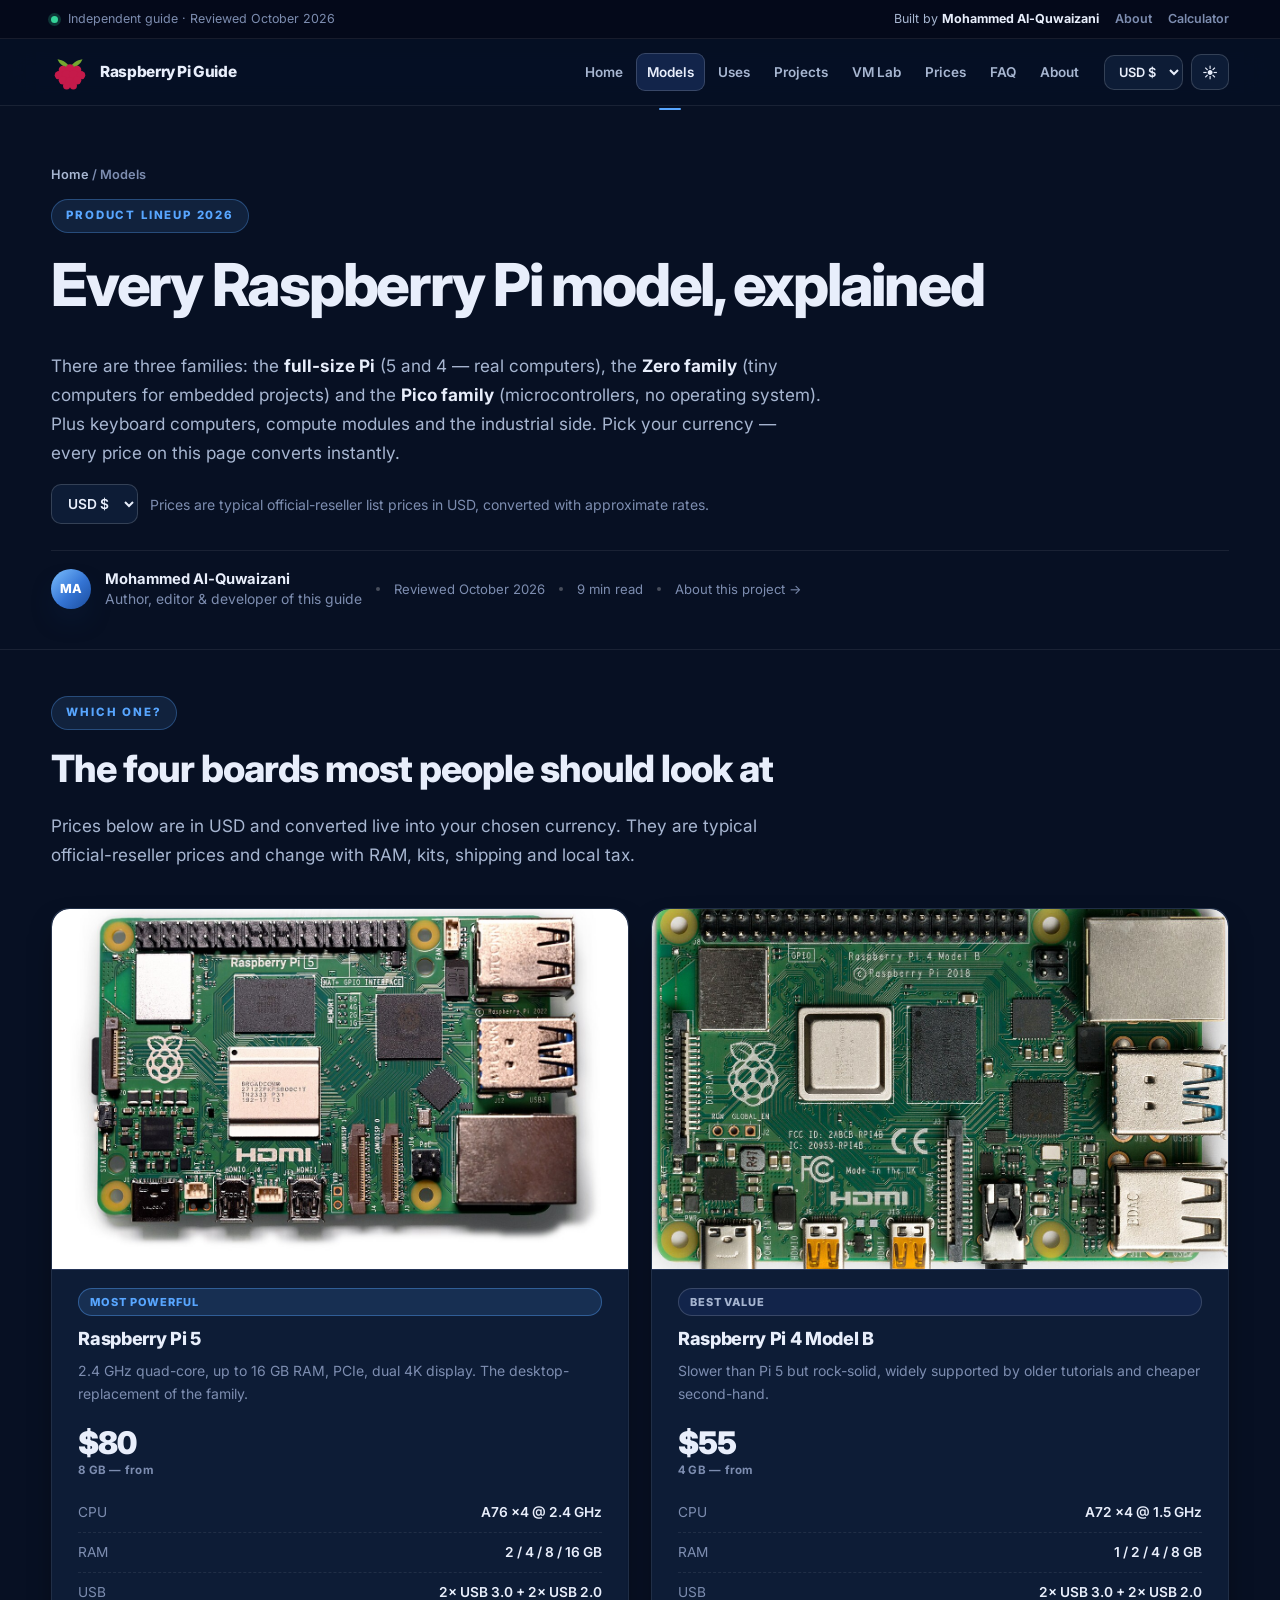
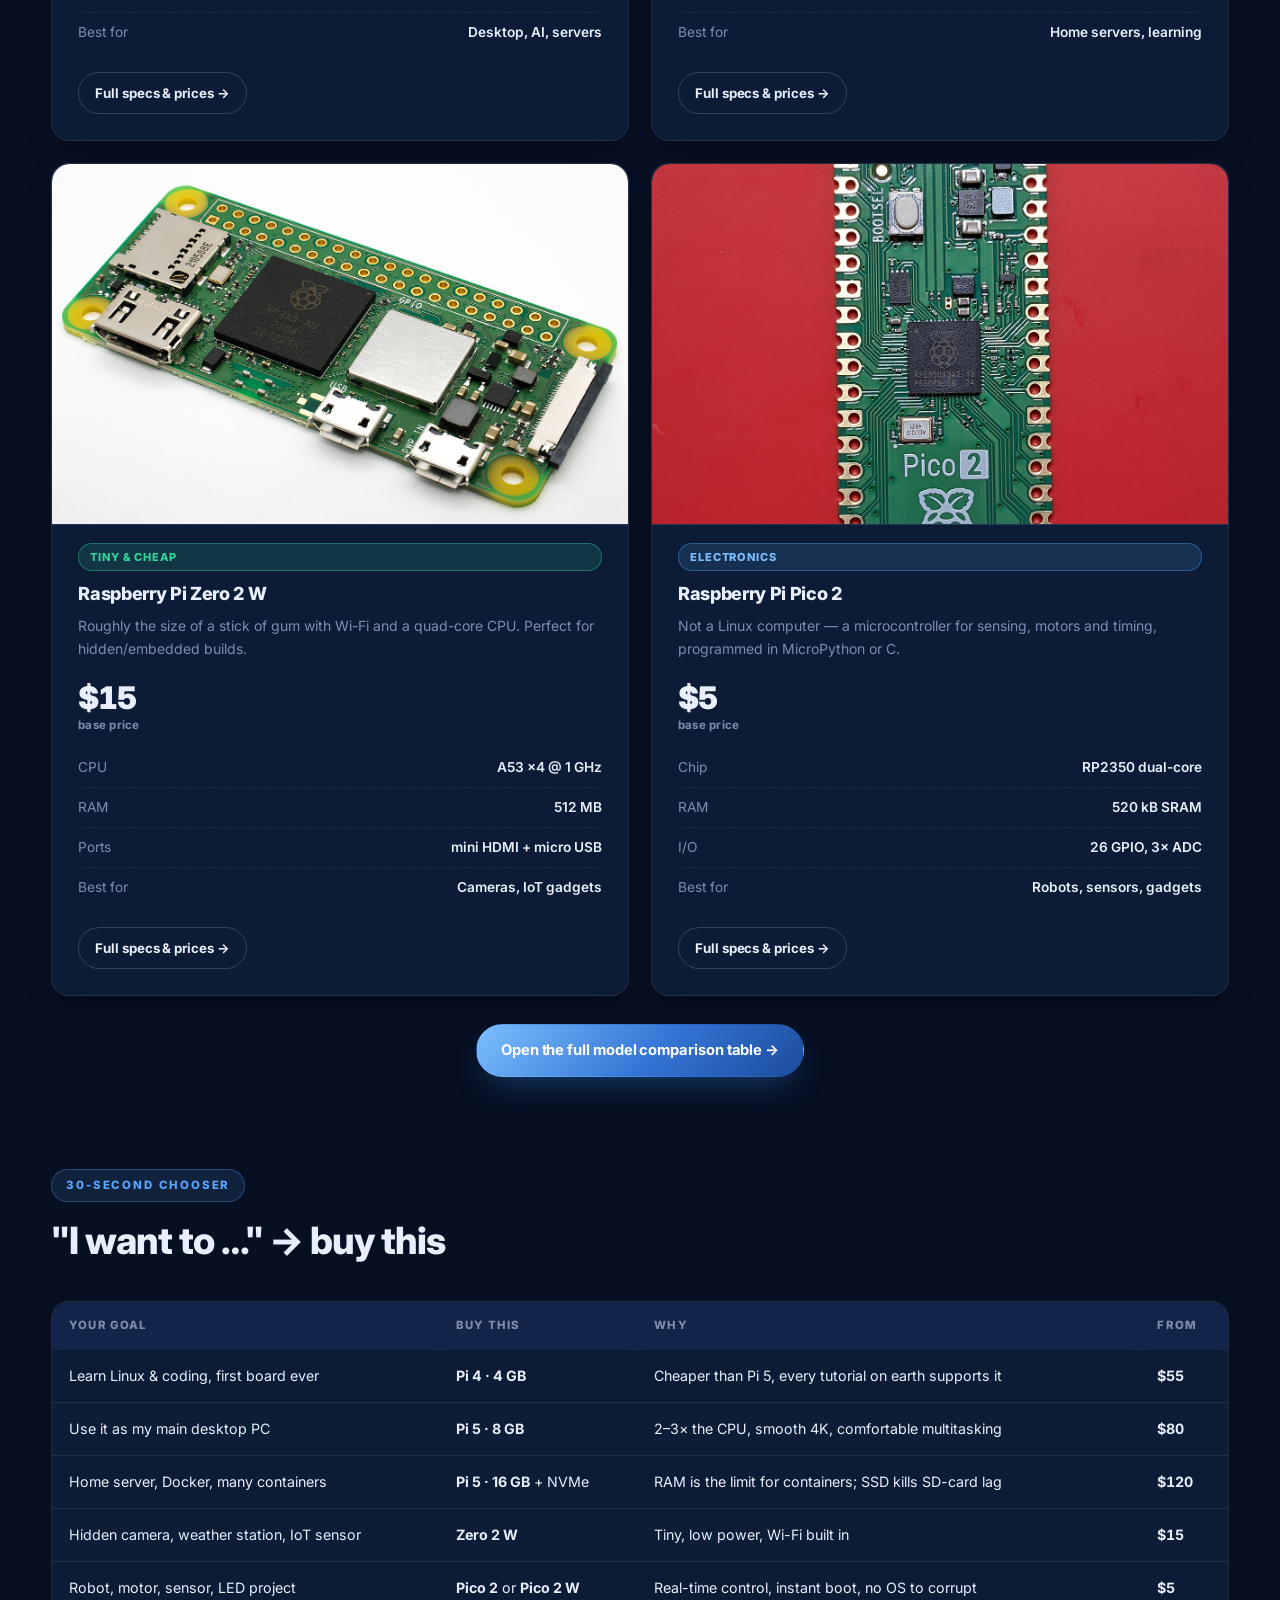
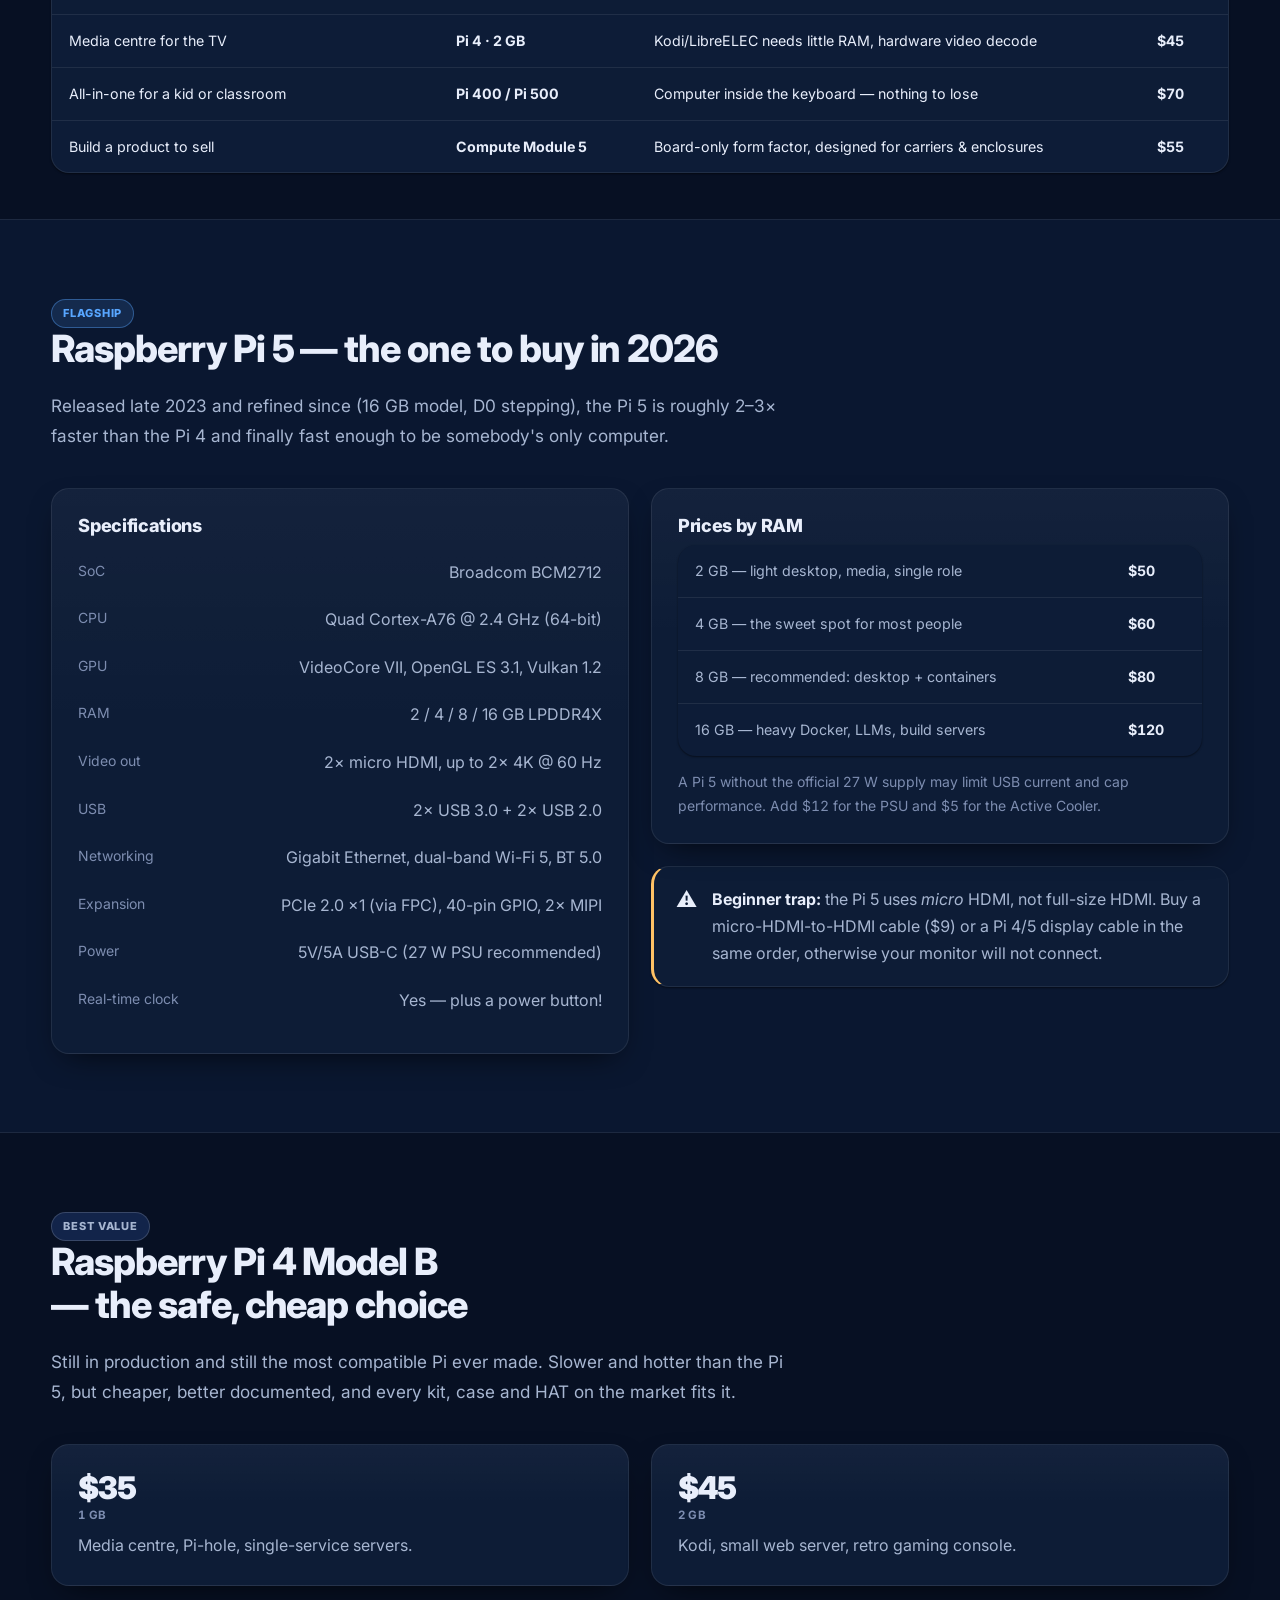
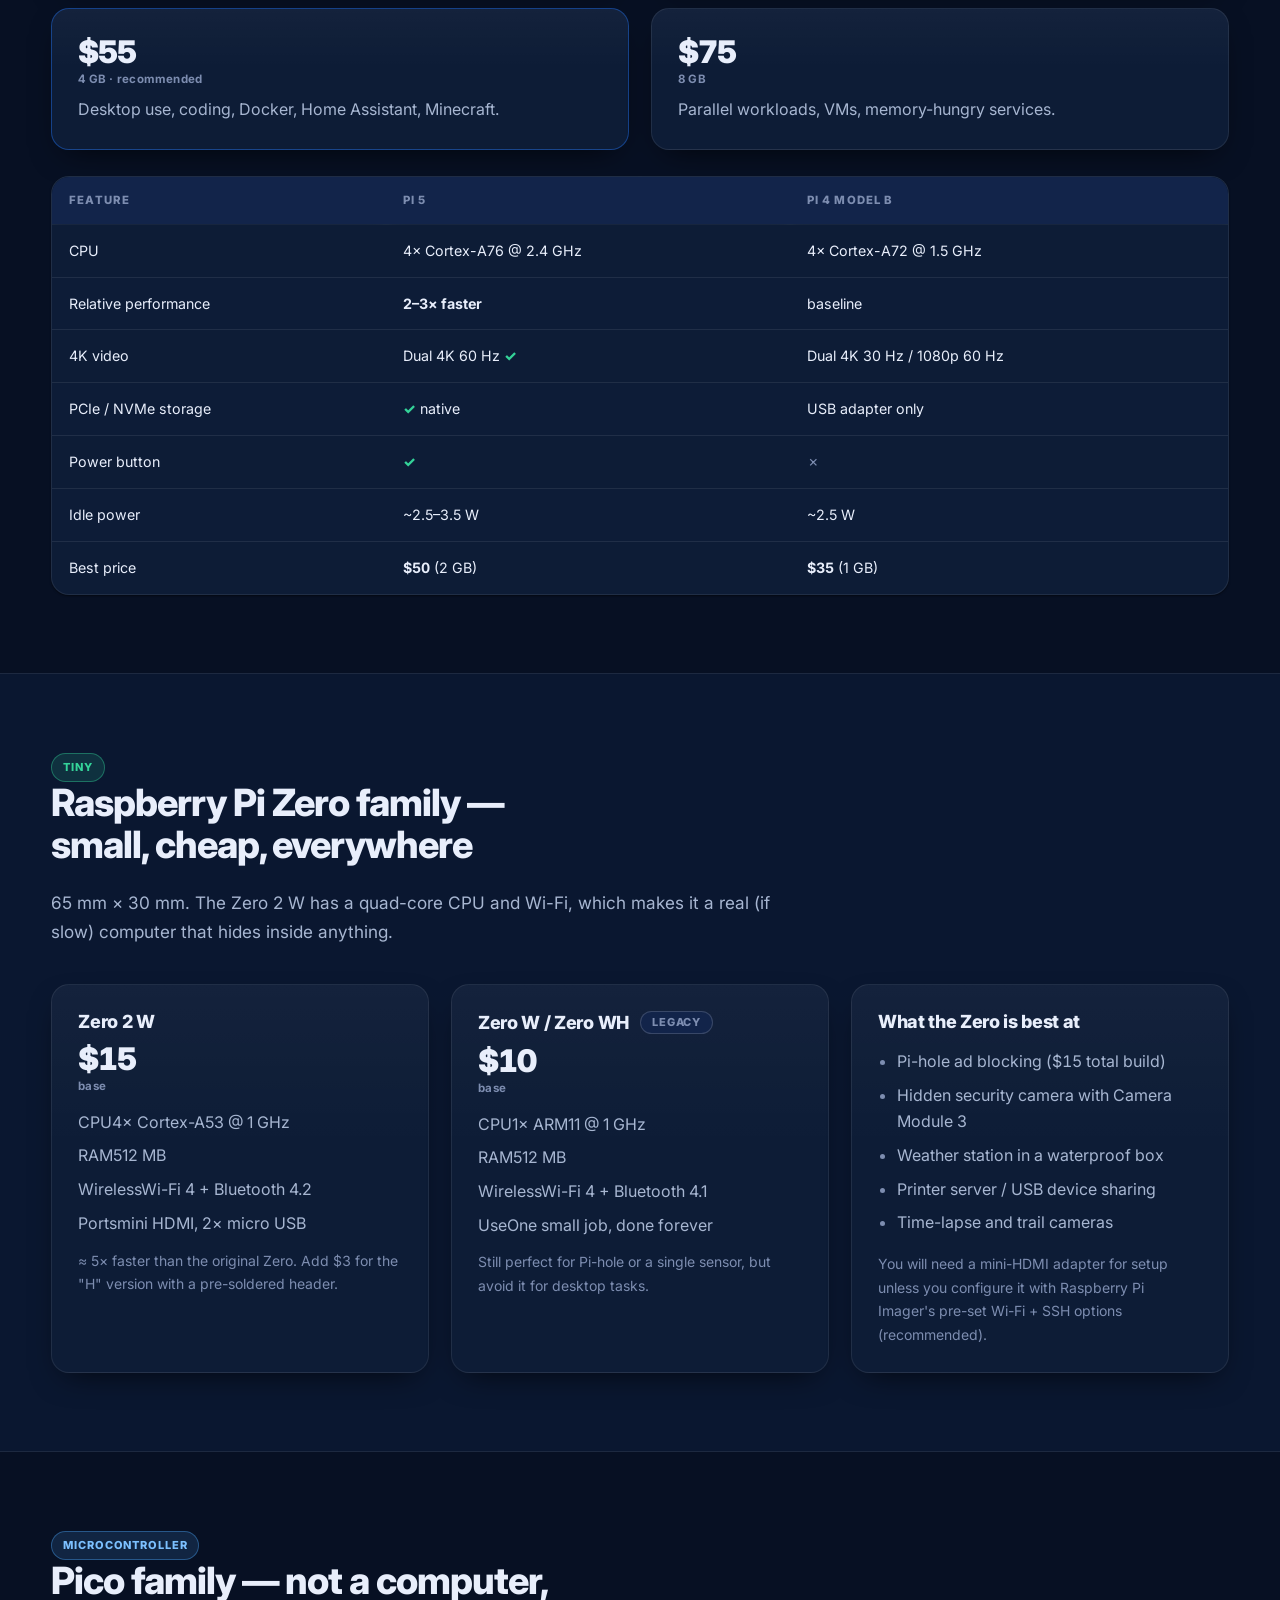
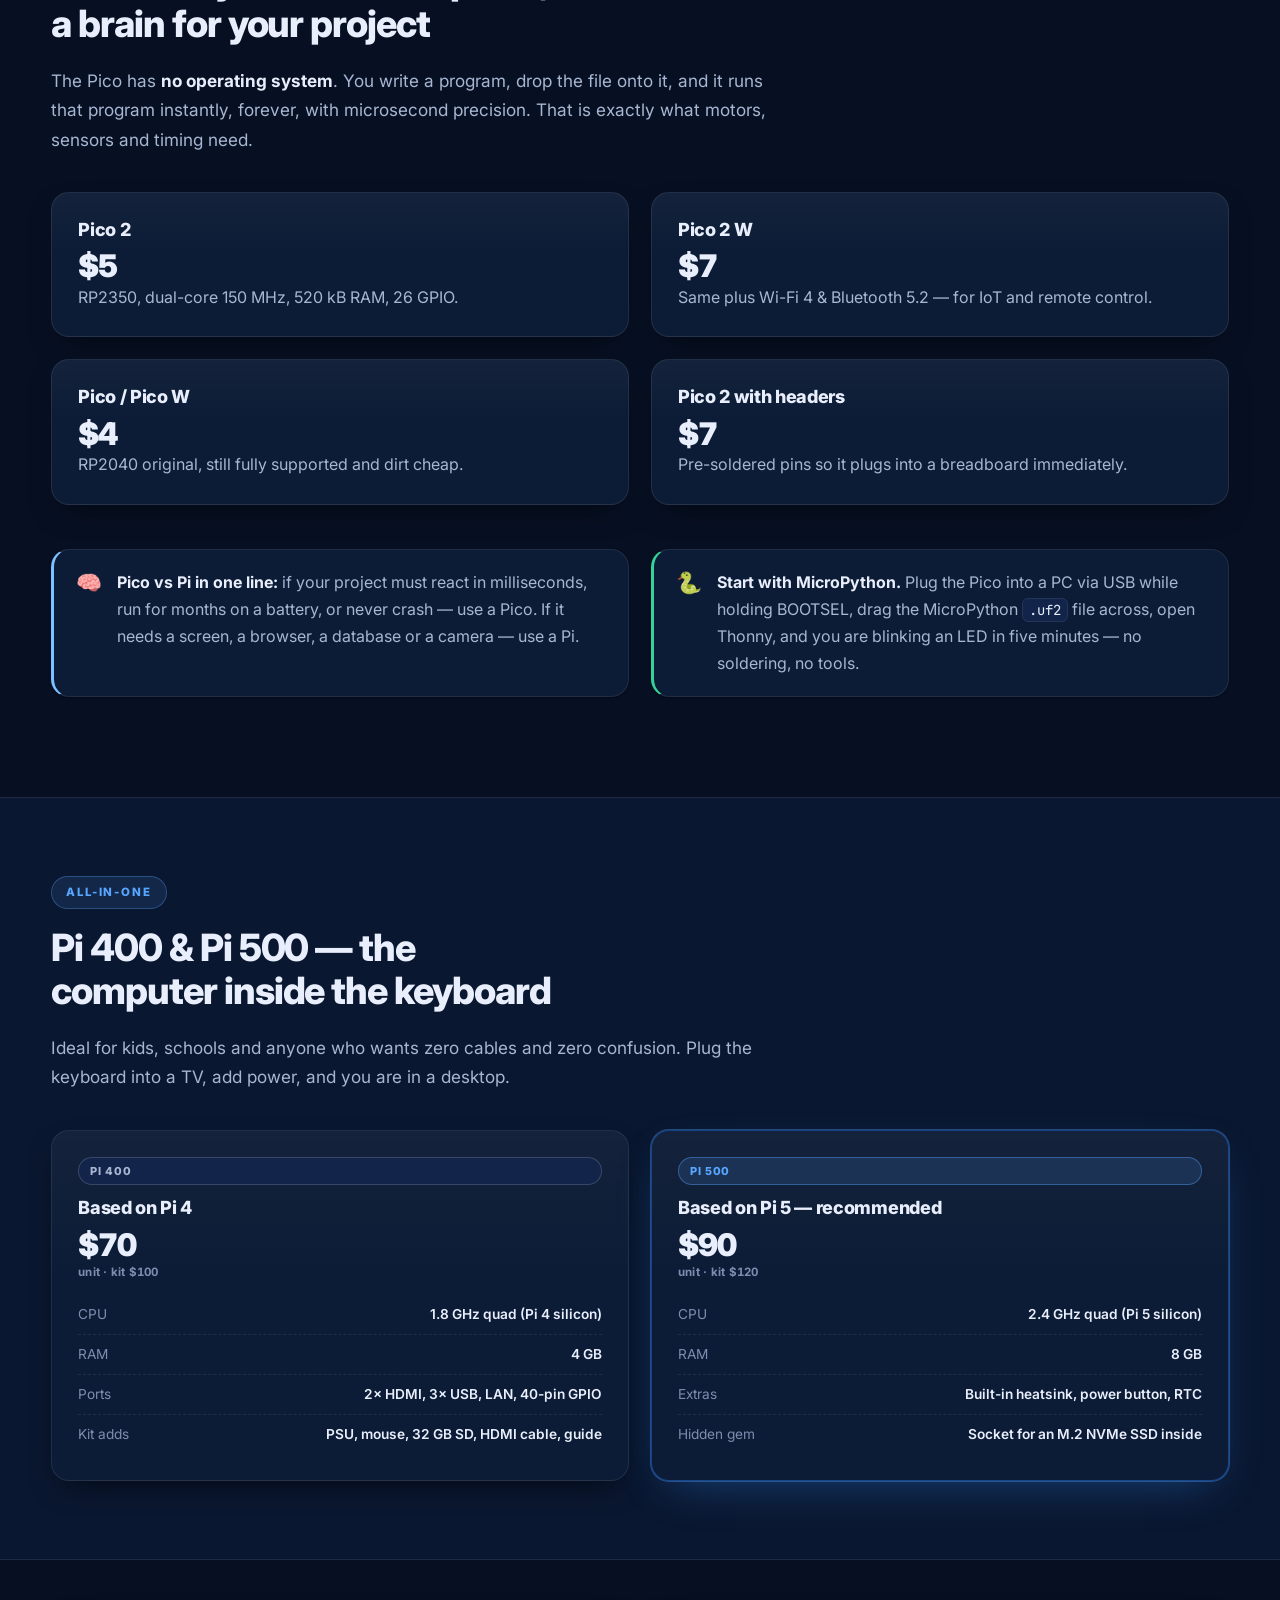
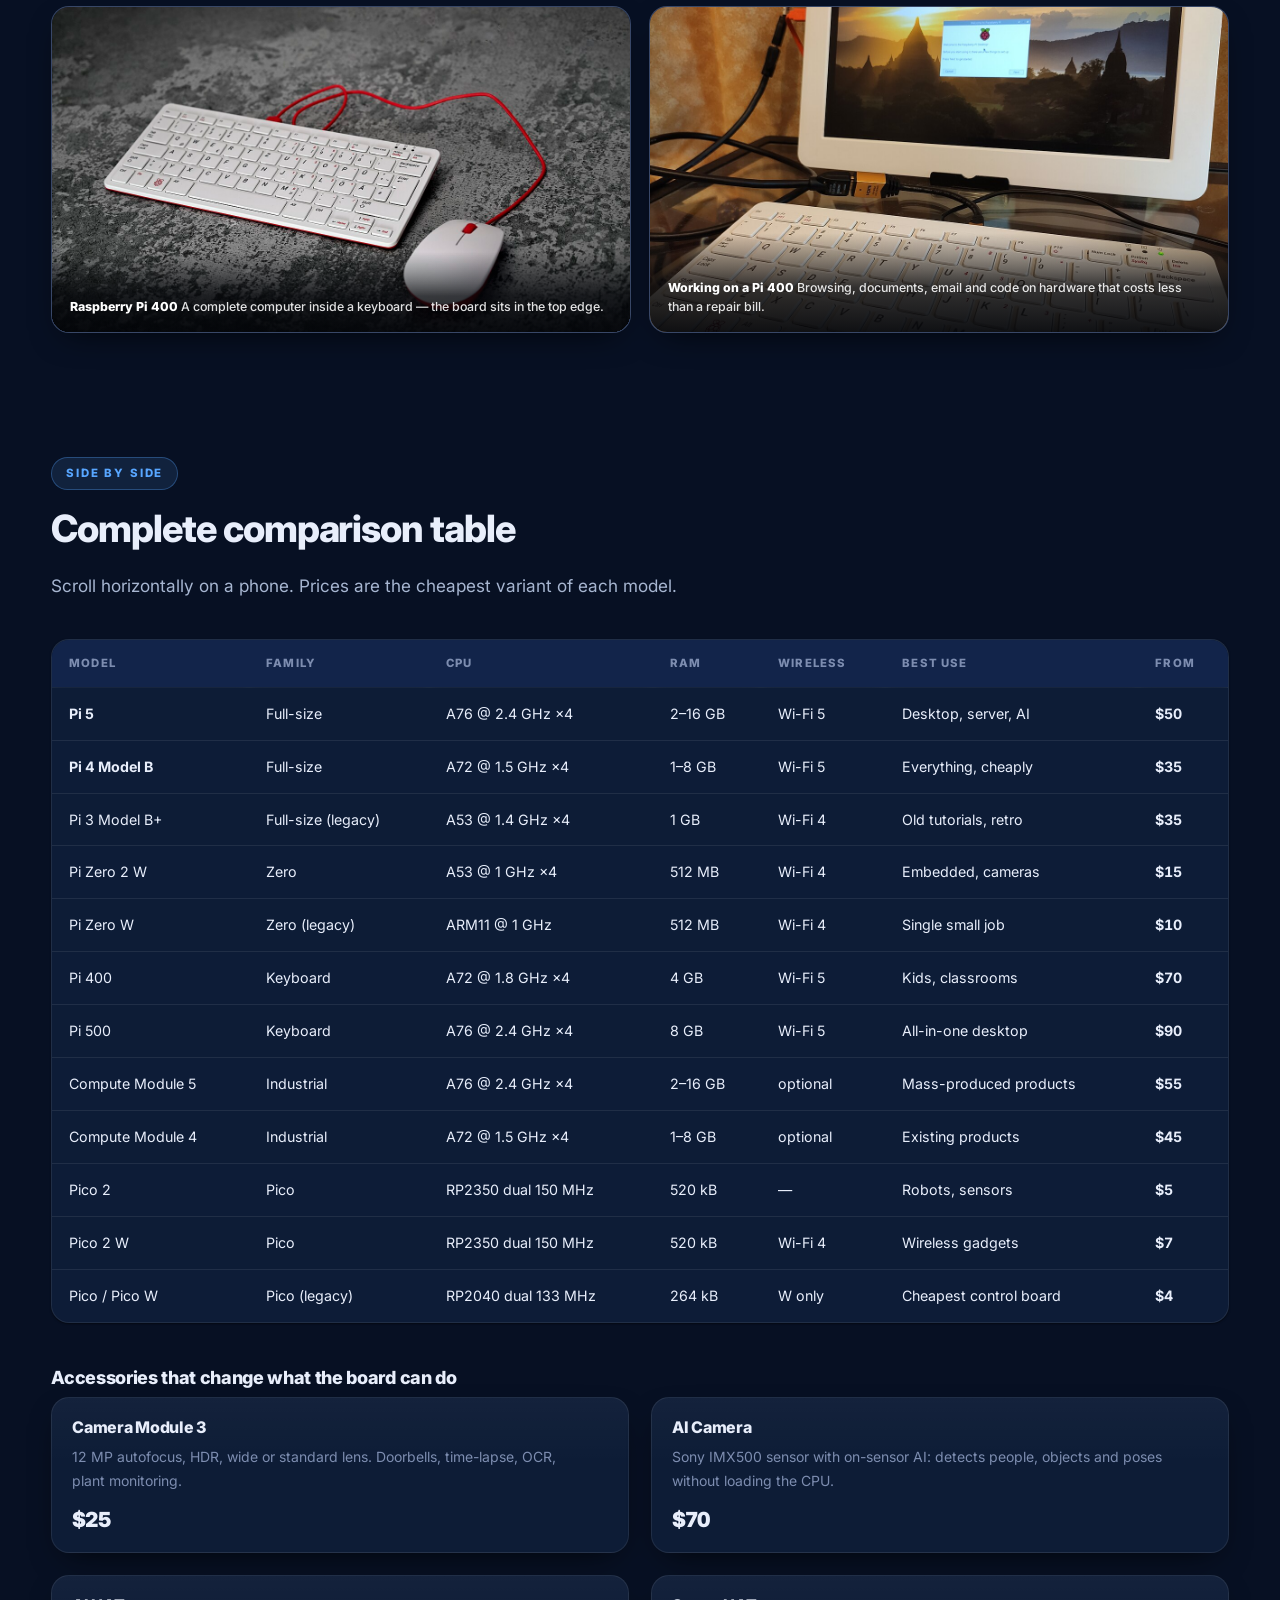
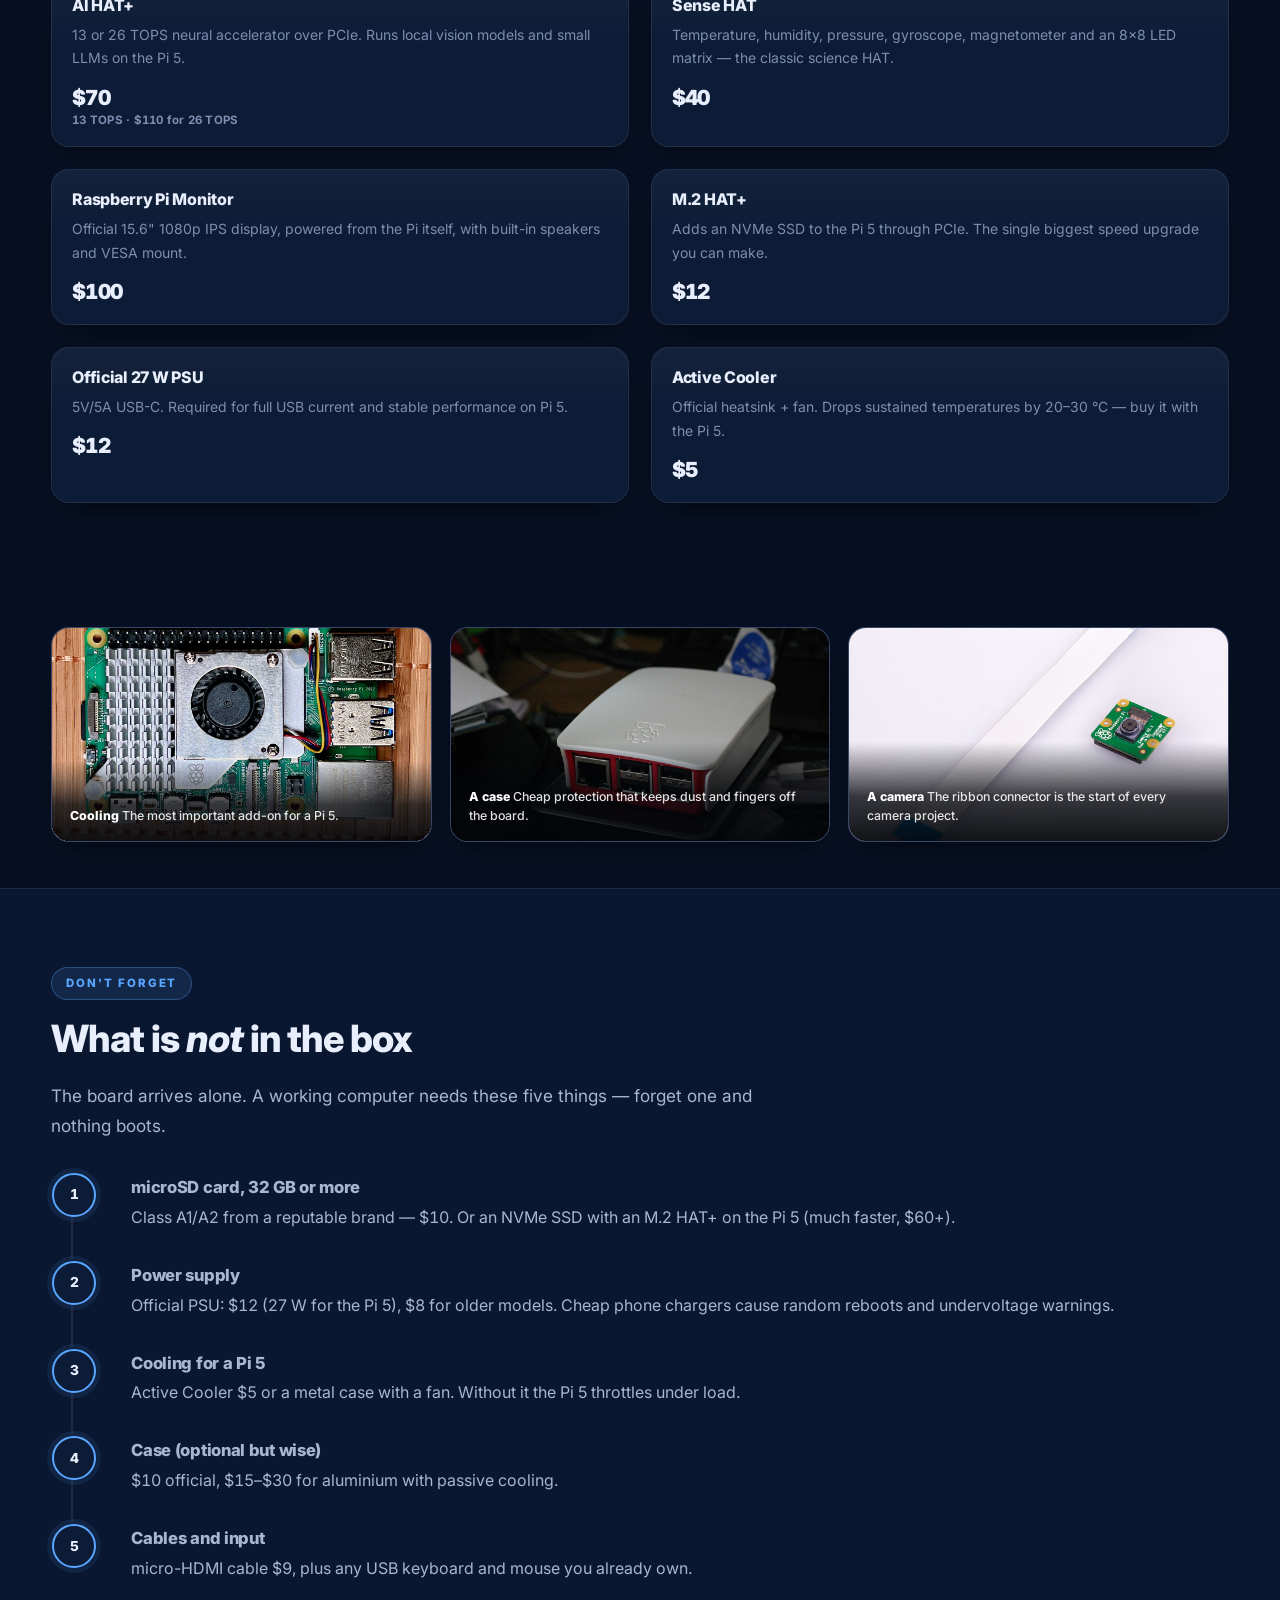
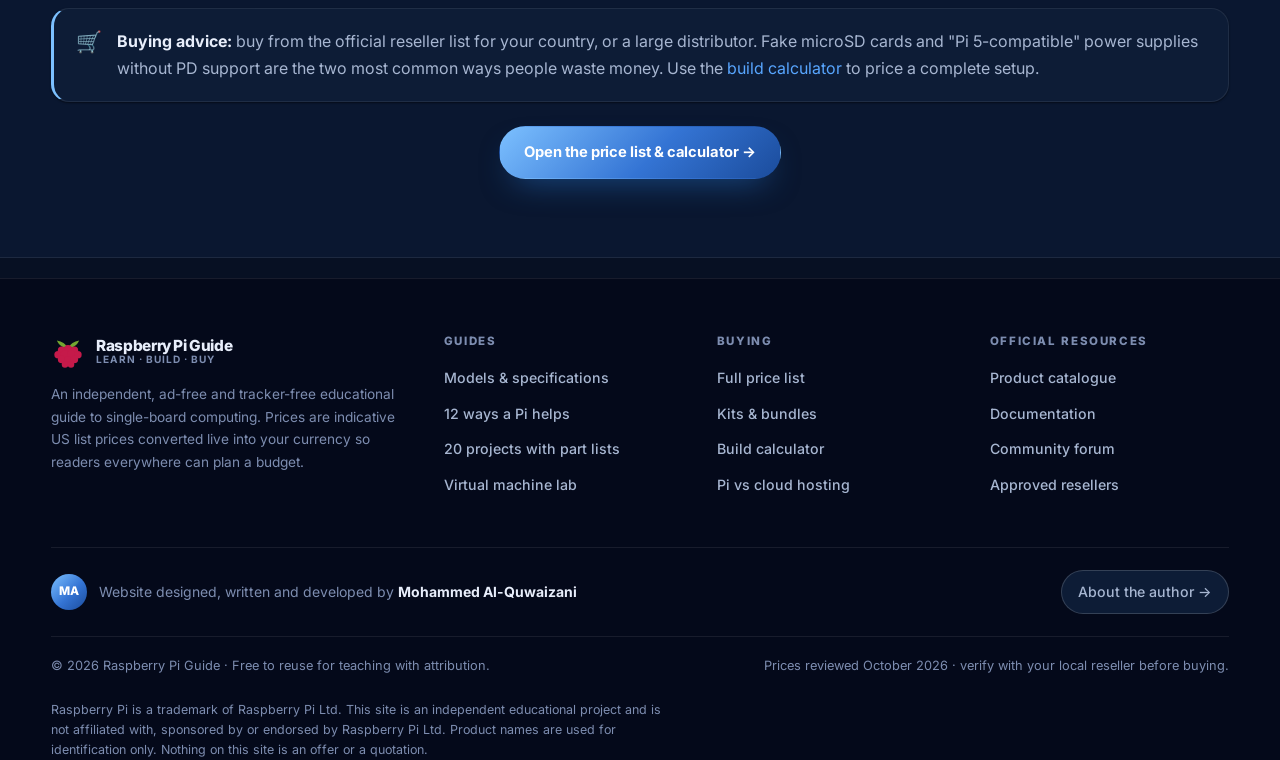
<file: models.html>
<!DOCTYPE html>
<html lang="en" data-theme="dark">
<head>
<!-- Site designed and built by Mohammed Al-Quwaizani -->
<meta charset="utf-8">
<meta name="viewport" content="width=device-width, initial-scale=1">
<title>Every Raspberry Pi Model, Specs &amp; Price — Raspberry Pi Guide</title>
<meta name="description" content="Full Raspberry Pi lineup side by side: Pi 5, Pi 4, Zero 2 W, Pico 2, Pi 400, Pi 500 and Compute Modules with specifications, current prices and buying advice.">
<meta name="author" content="Mohammed Al-Quwaizani">
<meta name="robots" content="index, follow">
<meta name="theme-color" content="#071023">
<meta name="application-name" content="Raspberry Pi Guide">
<meta property="og:type" content="website">
<meta property="og:site_name" content="Raspberry Pi Guide">
<meta property="og:title" content="Every Raspberry Pi Model, Specs &amp; Price — Raspberry Pi Guide">
<meta property="og:description" content="Full Raspberry Pi lineup side by side: Pi 5, Pi 4, Zero 2 W, Pico 2, Pi 400, Pi 500 and Compute Modules with specifications, current prices and buying advice.">
<meta property="og:locale" content="en">
<meta name="twitter:card" content="summary">
<meta name="twitter:title" content="Every Raspberry Pi Model, Specs &amp; Price — Raspberry Pi Guide">
<meta name="twitter:description" content="Full Raspberry Pi lineup side by side: Pi 5, Pi 4, Zero 2 W, Pico 2, Pi 400, Pi 500 and Compute Modules with specifications, current prices and buying advice.">
<meta name="twitter:creator" content="Mohammed Al-Quwaizani">
<link rel="preconnect" href="https://fonts.googleapis.com">
<link rel="preconnect" href="https://fonts.gstatic.com" crossorigin>
<link rel="stylesheet" href="https://fonts.googleapis.com/css2?family=Inter:wght@400;500;600;700;800;900&amp;family=JetBrains+Mono:wght@400;500;700&amp;display=swap">
<link rel="stylesheet" href="styles.css">
<link rel="icon" type="image/svg+xml" href="img/favicon.svg">
<link rel="apple-touch-icon" href="img/favicon.svg">
<script type="application/ld+json">{"@context": "https://schema.org", "@type": "WebPage", "name": "Every Raspberry Pi Model, Specs &amp; Price \u2014 Raspberry Pi Guide", "description": "Full Raspberry Pi lineup side by side: Pi 5, Pi 4, Zero 2 W, Pico 2, Pi 400, Pi 500 and Compute Modules with specifications, current prices and buying advice.", "inLanguage": "en", "author": {"@type": "Person", "name": "Mohammed Al-Quwaizani", "jobTitle": "Author and web developer"}, "creator": {"@type": "Person", "name": "Mohammed Al-Quwaizani", "jobTitle": "Author and web developer"}, "isAccessibleForFree": true, "isPartOf": {"@type": "WebSite", "name": "Raspberry Pi Guide", "author": {"@type": "Person", "name": "Mohammed Al-Quwaizani", "jobTitle": "Author and web developer"}}}</script>
</head>
<body>

<a class="skip-link" href="#main">Skip to content</a>

<div class="topbar">
  <div class="container">
    <div class="topbar-left">
      <span class="live-dot" aria-hidden="true"></span>
      <span class="hide-sm">Independent guide &middot; Reviewed October 2026</span>
    </div>
    <div class="topbar-links">
      <span class="who">Built by <b>Mohammed Al-Quwaizani</b></span>
      <a class="hide-sm" href="about.html">About</a>
      <a class="hide-sm" href="pricing.html#calculator">Calculator</a>
    </div>
  </div>
</div>

<header class="site-header">
  <div class="container nav">
    <a class="brand" href="index.html" aria-label="Raspberry Pi Guide — home">
      <span class="brand-mark"><img src="img/raspberry-pi-mark.svg" alt="" width="34" height="34" decoding="async"></span>
      <span class="brand-text"><b>Raspberry Pi Guide</b><small>Learn &middot; Build &middot; Buy</small></span>
    </a>
    <nav class="nav-links" id="primary-nav" aria-label="Main navigation">
      <a href="index.html">Home</a>
      <a href="models.html" class="active" aria-current="page">Models</a>
      <a href="uses.html">Uses</a>
      <a href="projects.html">Projects</a>
      <a href="vm.html">VM Lab</a>
      <a href="pricing.html">Prices</a>
      <a href="faq.html">FAQ</a>
      <a href="about.html">About</a>
    </nav>
    <div class="nav-tools">
      <select class="mini" data-currency-select aria-label="Choose currency"></select>
      <button class="mini" id="themeToggle" data-theme-toggle type="button" aria-label="Toggle theme">&#9728;&#65039;</button>
      <button class="nav-toggle" data-nav-toggle type="button" aria-label="Open menu" aria-expanded="false" aria-controls="primary-nav">&#9776;</button>
    </div>
  </div>
</header>
<div class="nav-overlay" data-open="false"></div>

<main id="main">

<section class="page-head">
  <div class="container">
    <div class="crumb"><a href="index.html">Home</a> / Models</div>
    <span class="eyebrow">Product lineup 2026</span>
    <h1>Every Raspberry Pi model, explained</h1>
    <p class="lead">
      There are three families: the <strong>full-size Pi</strong> (5 and 4 — real computers),
      the <strong>Zero family</strong> (tiny computers for embedded projects) and the
      <strong>Pico family</strong> (microcontrollers, no operating system).
      Plus keyboard computers, compute modules and the industrial side.
      Pick your currency — every price on this page converts instantly.
    </p>
    <div class="flex">
      <select class="mini" data-currency-select aria-label="Choose currency" style="padding:10px 12px;font-size:.86rem"></select>
      <span class="muted">Prices are typical official-reseller list prices in USD, converted with approximate rates.</span>
    </div>
  </div>
</section>



<section class="section section--tight" id="quick-look">
  <div class="container">
    <div class="section-head reveal">
      <span class="eyebrow">Which one?</span>
      <h2>The four boards most people should look at</h2>
      <p class="lead">Prices below are in USD and converted live into your chosen currency. They are typical official-reseller prices and change with RAM, kits, shipping and local tax.</p>
    </div>

    <div class="grid grid-4">
      <article class="card model-card reveal">
        <figure class="photo photo--card" data-caption="Raspberry Pi 5 Quad-core 2.4 GHz, up to 16 GB of RAM." data-lightbox data-credit="SimonWaldherr" data-license="CC BY 4.0" data-license-url="https://creativecommons.org/licenses/by/4.0" data-source="https://commons.wikimedia.org/wiki/File%3ARaspberry_Pi_5.jpg"><img src="img/pi5.jpg" alt="Raspberry Pi 5" width="1280" height="946" loading="lazy" decoding="async"><span class="zoom-hint" aria-hidden="true"></span></figure><span class="badge badge--hot">Most powerful</span>
        <h3 style="margin-top:12px">Raspberry Pi 5</h3>
        <p class="muted" style="min-height:3.6em">2.4 GHz quad-core, up to 16 GB RAM, PCIe, dual 4K display. The desktop-replacement of the family.</p>
        <div class="price"><span data-usd="80"></span><small>8 GB — from</small></div>
        <ul class="specs">
          <li><span>CPU</span><span>A76 ×4 @ 2.4 GHz</span></li>
          <li><span>RAM</span><span>2 / 4 / 8 / 16 GB</span></li>
          <li><span>USB</span><span>2× USB 3.0 + 2× USB 2.0</span></li>
          <li><span>Best for</span><span>Desktop, AI, servers</span></li>
        </ul>
        <div class="buy"><a class="btn btn-ghost btn-sm" href="models.html#pi5">Full specs &amp; prices →</a></div>
      </article>

      <article class="card model-card reveal">
        <figure class="photo photo--card" data-caption="Raspberry Pi 4 Model B The most compatible board ever made." data-lightbox data-credit="Laserlicht" data-license="CC BY-SA 4.0" data-license-url="https://creativecommons.org/licenses/by-sa/4.0" data-source="https://commons.wikimedia.org/wiki/File%3ARaspberry_Pi_4_Model_B_-_Top.jpg"><img src="img/pi4-top.jpg" alt="Raspberry Pi 4 Model B" width="1280" height="855" loading="lazy" decoding="async"><span class="zoom-hint" aria-hidden="true"></span></figure><span class="badge">Best value</span>
        <h3 style="margin-top:12px">Raspberry Pi 4 Model B</h3>
        <p class="muted" style="min-height:3.6em">Slower than Pi 5 but rock-solid, widely supported by older tutorials and cheaper second-hand.</p>
        <div class="price"><span data-usd="55"></span><small>4 GB — from</small></div>
        <ul class="specs">
          <li><span>CPU</span><span>A72 ×4 @ 1.5 GHz</span></li>
          <li><span>RAM</span><span>1 / 2 / 4 / 8 GB</span></li>
          <li><span>USB</span><span>2× USB 3.0 + 2× USB 2.0</span></li>
          <li><span>Best for</span><span>Home servers, learning</span></li>
        </ul>
        <div class="buy"><a class="btn btn-ghost btn-sm" href="models.html#pi4">Full specs &amp; prices →</a></div>
      </article>

      <article class="card model-card reveal">
        <figure class="photo photo--card" data-caption="Raspberry Pi Zero 2 W A quad-core Wi-Fi computer the size of a gum stick." data-lightbox data-credit="Laserlicht" data-license="CC BY-SA 4.0" data-license-url="https://creativecommons.org/licenses/by-sa/4.0" data-source="https://commons.wikimedia.org/wiki/File%3ARaspberry_Pi_Zero_2_W.jpg"><img src="img/zero-2w.jpg" alt="Raspberry Pi Zero 2 W" width="1280" height="853" loading="lazy" decoding="async"><span class="zoom-hint" aria-hidden="true"></span></figure><span class="badge badge--new">Tiny &amp; cheap</span>
        <h3 style="margin-top:12px">Raspberry Pi Zero 2 W</h3>
        <p class="muted" style="min-height:3.6em">Roughly the size of a stick of gum with Wi-Fi and a quad-core CPU. Perfect for hidden/embedded builds.</p>
        <div class="price"><span data-usd="15"></span><small>base price</small></div>
        <ul class="specs">
          <li><span>CPU</span><span>A53 ×4 @ 1 GHz</span></li>
          <li><span>RAM</span><span>512 MB</span></li>
          <li><span>Ports</span><span>mini HDMI + micro USB</span></li>
          <li><span>Best for</span><span>Cameras, IoT gadgets</span></li>
        </ul>
        <div class="buy"><a class="btn btn-ghost btn-sm" href="models.html#zero">Full specs &amp; prices →</a></div>
      </article>

      <article class="card model-card reveal">
        <figure class="photo photo--card" data-caption="Raspberry Pi Pico 2 A microcontroller, not a computer — and that is the point." data-lightbox data-credit="Profpcde" data-license="CC0" data-license-url="http://creativecommons.org/publicdomain/zero/1.0/deed.en" data-source="https://commons.wikimedia.org/wiki/File%3ATop_view_of_a_Raspberry_Pi_Pico_2_microcontroller_board.jpg"><img src="img/pico2.jpg" alt="Raspberry Pi Pico 2" width="1280" height="1707" loading="lazy" decoding="async"><span class="zoom-hint" aria-hidden="true"></span></figure><span class="badge" style="background:rgba(78,168,255,.14);border-color:rgba(78,168,255,.38);color:var(--sky)">Electronics</span>
        <h3 style="margin-top:12px">Raspberry Pi Pico 2</h3>
        <p class="muted" style="min-height:3.6em">Not a Linux computer — a microcontroller for sensing, motors and timing, programmed in MicroPython or C.</p>
        <div class="price"><span data-usd="5"></span><small>base price</small></div>
        <ul class="specs">
          <li><span>Chip</span><span>RP2350 dual-core</span></li>
          <li><span>RAM</span><span>520 kB SRAM</span></li>
          <li><span>I/O</span><span>26 GPIO, 3× ADC</span></li>
          <li><span>Best for</span><span>Robots, sensors, gadgets</span></li>
        </ul>
        <div class="buy"><a class="btn btn-ghost btn-sm" href="models.html#pico">Full specs &amp; prices →</a></div>
      </article>
    </div>

    <p class="center" style="margin-top:28px">
      <a class="btn btn-primary" href="models.html">Open the full model comparison table →</a>
    </p>
  </div>
</section>

<!-- ============ CHOOSER ============ -->
<section class="section section--tight">
  <div class="container">
    <div class="section-head reveal">
      <span class="eyebrow">30-second chooser</span>
      <h2>"I want to …" → buy this</h2>
    </div>
    <div class="table-wrap reveal">
      <table>
        <thead>
          <tr><th>Your goal</th><th>Buy this</th><th>Why</th><th>From</th></tr>
        </thead>
        <tbody>
          <tr><td>Learn Linux &amp; coding, first board ever</td><td><strong>Pi 4 · 4 GB</strong></td><td>Cheaper than Pi 5, every tutorial on earth supports it</td><td><span data-usd="55"></span></td></tr>
          <tr><td>Use it as my main desktop PC</td><td><strong>Pi 5 · 8 GB</strong></td><td>2–3× the CPU, smooth 4K, comfortable multitasking</td><td><span data-usd="80"></span></td></tr>
          <tr><td>Home server, Docker, many containers</td><td><strong>Pi 5 · 16 GB</strong> + NVMe</td><td>RAM is the limit for containers; SSD kills SD-card lag</td><td><span data-usd="120"></span></td></tr>
          <tr><td>Hidden camera, weather station, IoT sensor</td><td><strong>Zero 2 W</strong></td><td>Tiny, low power, Wi-Fi built in</td><td><span data-usd="15"></span></td></tr>
          <tr><td>Robot, motor, sensor, LED project</td><td><strong>Pico 2</strong> or <strong>Pico 2 W</strong></td><td>Real-time control, instant boot, no OS to corrupt</td><td><span data-usd="5"></span></td></tr>
          <tr><td>Media centre for the TV</td><td><strong>Pi 4 · 2 GB</strong></td><td>Kodi/LibreELEC needs little RAM, hardware video decode</td><td><span data-usd="45"></span></td></tr>
          <tr><td>All-in-one for a kid or classroom</td><td><strong>Pi 400 / Pi 500</strong></td><td>Computer inside the keyboard — nothing to lose</td><td><span data-usd="70"></span></td></tr>
          <tr><td>Build a product to sell</td><td><strong>Compute Module 5</strong></td><td>Board-only form factor, designed for carriers &amp; enclosures</td><td><span data-usd="55"></span></td></tr>
        </tbody>
      </table>
    </div>
  </div>
</section>



<!-- ============ PI 5 ============ -->
<section class="section section--alt" id="pi5">
  <div class="container">
    <div class="section-head reveal">
      <span class="badge badge--hot">Flagship</span>
      <h2>Raspberry Pi 5 — the one to buy in 2026</h2>
      <p class="lead">Released late 2023 and refined since (16 GB model, D0 stepping), the Pi 5 is roughly 2–3× faster than the Pi 4 and finally fast enough to be somebody's only computer.</p>
    </div>

    <div class="grid grid-2">
      <article class="card reveal">
        <h3>Specifications</h3>
        <ul class="specs" style="list-style:none;padding:0">
          <li style="display:flex;justify-content:space-between;padding:7px 0;border-bottom:1px dashed var(--border)"><span class="muted">SoC</span><span>Broadcom BCM2712</span></li>
          <li style="display:flex;justify-content:space-between;padding:7px 0;border-bottom:1px dashed var(--border)"><span class="muted">CPU</span><span>Quad Cortex-A76 @ 2.4 GHz (64-bit)</span></li>
          <li style="display:flex;justify-content:space-between;padding:7px 0;border-bottom:1px dashed var(--border)"><span class="muted">GPU</span><span>VideoCore VII, OpenGL ES 3.1, Vulkan 1.2</span></li>
          <li style="display:flex;justify-content:space-between;padding:7px 0;border-bottom:1px dashed var(--border)"><span class="muted">RAM</span><span>2 / 4 / 8 / 16 GB LPDDR4X</span></li>
          <li style="display:flex;justify-content:space-between;padding:7px 0;border-bottom:1px dashed var(--border)"><span class="muted">Video out</span><span>2× micro HDMI, up to 2× 4K @ 60 Hz</span></li>
          <li style="display:flex;justify-content:space-between;padding:7px 0;border-bottom:1px dashed var(--border)"><span class="muted">USB</span><span>2× USB 3.0 + 2× USB 2.0</span></li>
          <li style="display:flex;justify-content:space-between;padding:7px 0;border-bottom:1px dashed var(--border)"><span class="muted">Networking</span><span>Gigabit Ethernet, dual-band Wi-Fi 5, BT 5.0</span></li>
          <li style="display:flex;justify-content:space-between;padding:7px 0;border-bottom:1px dashed var(--border)"><span class="muted">Expansion</span><span>PCIe 2.0 ×1 (via FPC), 40-pin GPIO, 2× MIPI</span></li>
          <li style="display:flex;justify-content:space-between;padding:7px 0;border-bottom:1px dashed var(--border)"><span class="muted">Power</span><span>5V/5A USB-C (27 W PSU recommended)</span></li>
          <li style="display:flex;justify-content:space-between;padding:7px 0"><span class="muted">Real-time clock</span><span>Yes — plus a power button!</span></li>
        </ul>
      </article>

      <div>
        <article class="card reveal" style="margin-bottom:20px">
          <h3>Prices by RAM</h3>
          <div class="table-wrap" style="border:0">
            <table style="min-width:auto">
              <tbody>
                <tr><td>2 GB — light desktop, media, single role</td><td><strong data-usd="50"></strong></td></tr>
                <tr><td>4 GB — the sweet spot for most people</td><td><strong data-usd="60"></strong></td></tr>
                <tr><td>8 GB — recommended: desktop + containers</td><td><strong data-usd="80"></strong></td></tr>
                <tr><td>16 GB — heavy Docker, LLMs, build servers</td><td><strong data-usd="120"></strong></td></tr>
              </tbody>
            </table>
          </div>
          <p class="muted" style="margin-top:14px">A Pi 5 without the official 27 W supply may limit USB current and cap performance. Add <span data-usd="12">$12</span> for the PSU and <span data-usd="5">$5</span> for the Active Cooler.</p>
        </article>
        <div class="callout warn reveal">
          <div>⚠️</div>
          <div>
            <p><strong>Beginner trap:</strong> the Pi 5 uses <em>micro</em> HDMI, not full-size HDMI. Buy a micro-HDMI-to-HDMI cable (<span data-usd="9">$9</span>) or a Pi 4/5 display cable in the same order, otherwise your monitor will not connect.</p>
          </div>
        </div>
      </div>
    </div>
  </div>
</section>

<!-- ============ PI 4 ============ -->
<section class="section" id="pi4">
  <div class="container">
    <div class="section-head reveal">
      <span class="badge">Best value</span>
      <h2>Raspberry Pi 4 Model B — the safe, cheap choice</h2>
      <p class="lead">Still in production and still the most compatible Pi ever made. Slower and hotter than the Pi 5, but cheaper, better documented, and every kit, case and HAT on the market fits it.</p>
    </div>
    <div class="grid grid-4">
      <article class="card reveal"><div class="price"><span data-usd="35"></span><small>1 GB</small></div><p style="margin-top:10px">Media centre, Pi-hole, single-service servers.</p></article>
      <article class="card reveal"><div class="price"><span data-usd="45"></span><small>2 GB</small></div><p style="margin-top:10px">Kodi, small web server, retro gaming console.</p></article>
      <article class="card reveal" style="border-color:rgba(31,111,235,.45)"><div class="price"><span data-usd="55"></span><small>4 GB · recommended</small></div><p style="margin-top:10px">Desktop use, coding, Docker, Home Assistant, Minecraft.</p></article>
      <article class="card reveal"><div class="price"><span data-usd="75"></span><small>8 GB</small></div><p style="margin-top:10px">Parallel workloads, VMs, memory-hungry services.</p></article>
    </div>
    <div class="table-wrap reveal" style="margin-top:26px">
      <table>
        <thead><tr><th>Feature</th><th>Pi 5</th><th>Pi 4 Model B</th></tr></thead>
        <tbody>
          <tr><td>CPU</td><td>4× Cortex-A76 @ 2.4 GHz</td><td>4× Cortex-A72 @ 1.5 GHz</td></tr>
          <tr><td>Relative performance</td><td><strong>2–3× faster</strong></td><td>baseline</td></tr>
          <tr><td>4K video</td><td>Dual 4K 60 Hz <span class="tick">✓</span></td><td>Dual 4K 30 Hz / 1080p 60 Hz</td></tr>
          <tr><td>PCIe / NVMe storage</td><td><span class="tick">✓</span> native</td><td>USB adapter only</td></tr>
          <tr><td>Power button</td><td><span class="tick">✓</span></td><td><span class="cross">✗</span></td></tr>
          <tr><td>Idle power</td><td>~2.5–3.5 W</td><td>~2.5 W</td></tr>
          <tr><td>Best price</td><td><span data-usd="50"></span> (2 GB)</td><td><span data-usd="35"></span> (1 GB)</td></tr>
        </tbody>
      </table>
    </div>
  </div>
</section>



<!-- ============ ZERO ============ -->
<section class="section section--alt" id="zero">
  <div class="container">
    <div class="section-head reveal">
      <span class="badge badge--new">Tiny</span>
      <h2>Raspberry Pi Zero family — small, cheap, everywhere</h2>
      <p class="lead">65 mm × 30 mm. The Zero 2 W has a quad-core CPU and Wi-Fi, which makes it a real (if slow) computer that hides inside anything.</p>
    </div>
    <div class="grid grid-3">
      <article class="card reveal">
        <h3>Zero 2 W</h3>
        <div class="price"><span data-usd="15"></span><small>base</small></div>
        <ul class="specs">
          <li><span>CPU</span><span>4× Cortex-A53 @ 1 GHz</span></li>
          <li><span>RAM</span><span>512 MB</span></li>
          <li><span>Wireless</span><span>Wi-Fi 4 + Bluetooth 4.2</span></li>
          <li><span>Ports</span><span>mini HDMI, 2× micro USB</span></li>
        </ul>
        <p class="muted" style="margin-top:12px">≈ 5× faster than the original Zero. Add <span data-usd="3">$3</span> for the "H" version with a pre-soldered header.</p>
      </article>
      <article class="card reveal">
        <h3>Zero W / Zero WH <span class="badge badge--legacy">legacy</span></h3>
        <div class="price"><span data-usd="10"></span><small>base</small></div>
        <ul class="specs">
          <li><span>CPU</span><span>1× ARM11 @ 1 GHz</span></li>
          <li><span>RAM</span><span>512 MB</span></li>
          <li><span>Wireless</span><span>Wi-Fi 4 + Bluetooth 4.1</span></li>
          <li><span>Use</span><span>One small job, done forever</span></li>
        </ul>
        <p class="muted" style="margin-top:12px">Still perfect for Pi-hole or a single sensor, but avoid it for desktop tasks.</p>
      </article>
      <article class="card reveal">
        <h3>What the Zero is best at</h3>
        <ul>
          <li>Pi-hole ad blocking (<span data-usd="15">$15</span> total build)</li>
          <li>Hidden security camera with Camera Module 3</li>
          <li>Weather station in a waterproof box</li>
          <li>Printer server / USB device sharing</li>
          <li>Time-lapse and trail cameras</li>
        </ul>
        <p class="muted">You will need a mini-HDMI adapter for setup unless you configure it with Raspberry Pi Imager's pre-set Wi-Fi + SSH options (recommended).</p>
      </article>
    </div>
  </div>
</section>



<!-- ============ PICO ============ -->
<section class="section" id="pico">
  <div class="container">
    <div class="section-head reveal">
      <span class="badge" style="background:rgba(78,168,255,.14);border-color:rgba(78,168,255,.38);color:var(--sky)">Microcontroller</span>
      <h2>Pico family — not a computer, a brain for your project</h2>
      <p class="lead">The Pico has <strong>no operating system</strong>. You write a program, drop the file onto it, and it runs that program instantly, forever, with microsecond precision. That is exactly what motors, sensors and timing need.</p>
    </div>
    <div class="grid grid-4">
      <article class="card reveal"><h3>Pico 2</h3><div class="price"><span data-usd="5"></span></div><p>RP2350, dual-core 150 MHz, 520 kB RAM, 26 GPIO.</p></article>
      <article class="card reveal"><h3>Pico 2 W</h3><div class="price"><span data-usd="7"></span></div><p>Same plus Wi-Fi 4 &amp; Bluetooth 5.2 — for IoT and remote control.</p></article>
      <article class="card reveal"><h3>Pico / Pico W</h3><div class="price"><span data-usd="4"></span></div><p>RP2040 original, still fully supported and dirt cheap.</p></article>
      <article class="card reveal"><h3>Pico 2 with headers</h3><div class="price"><span data-usd="7"></span></div><p>Pre-soldered pins so it plugs into a breadboard immediately.</p></article>
    </div>
    <div class="grid grid-2" style="margin-top:22px">
      <div class="callout info reveal">
        <div>🧠</div>
        <div><p><strong>Pico vs Pi in one line:</strong> if your project must react in milliseconds, run for months on a battery, or never crash — use a Pico. If it needs a screen, a browser, a database or a camera — use a Pi.</p></div>
      </div>
      <div class="callout good reveal">
        <div>🐍</div>
        <div><p><strong>Start with MicroPython.</strong> Plug the Pico into a PC via USB while holding BOOTSEL, drag the MicroPython <code>.uf2</code> file across, open Thonny, and you are blinking an LED in five minutes — no soldering, no tools.</p></div>
      </div>
    </div>
  </div>
</section>



<!-- ============ KEYBOARD COMPUTERS ============ -->
<section class="section section--alt" id="keyboard">
  <div class="container">
    <div class="section-head reveal">
      <span class="eyebrow">All-in-one</span>
      <h2>Pi 400 &amp; Pi 500 — the computer inside the keyboard</h2>
      <p class="lead">Ideal for kids, schools and anyone who wants zero cables and zero confusion. Plug the keyboard into a TV, add power, and you are in a desktop.</p>
    </div>
    <div class="grid grid-2">
      <article class="card model-card reveal">
        <span class="badge">Pi 400</span>
        <h3 style="margin-top:12px">Based on Pi 4</h3>
        <div class="price"><span data-usd="70"></span><small>unit · kit <span data-usd="100"></span></small></div>
        <ul class="specs">
          <li><span>CPU</span><span>1.8 GHz quad (Pi 4 silicon)</span></li>
          <li><span>RAM</span><span>4 GB</span></li>
          <li><span>Ports</span><span>2× HDMI, 3× USB, LAN, 40-pin GPIO</span></li>
          <li><span>Kit adds</span><span>PSU, mouse, 32 GB SD, HDMI cable, guide</span></li>
        </ul>
      </article>
      <article class="card model-card reveal" style="box-shadow:var(--glow);border-color:rgba(31,111,235,.45)">
        <span class="badge badge--hot">Pi 500</span>
        <h3 style="margin-top:12px">Based on Pi 5 — recommended</h3>
        <div class="price"><span data-usd="90"></span><small>unit · kit <span data-usd="120"></span></small></div>
        <ul class="specs">
          <li><span>CPU</span><span>2.4 GHz quad (Pi 5 silicon)</span></li>
          <li><span>RAM</span><span>8 GB</span></li>
          <li><span>Extras</span><span>Built-in heatsink, power button, RTC</span></li>
          <li><span>Hidden gem</span><span>Socket for an M.2 NVMe SSD inside</span></li>
        </ul>
      </article>
    </div>
  </div>
</section>


<section class="section section--tight" id="photos-keyboard">
  <div class="container">
  <div class="gallery gallery-2">
    <figure class="photo photo--wide reveal" data-lightbox data-credit="SimonWaldherr" data-license="CC BY-SA 4.0" data-license-url="https://creativecommons.org/licenses/by-sa/4.0" data-source="https://commons.wikimedia.org/wiki/File%3ARaspberry_Pi_400.jpg"><img src="img/pi400.jpg" alt="Raspberry Pi 400" width="1280" height="1024" loading="lazy" decoding="async"><span class="zoom-hint" aria-hidden="true"></span><figcaption><b>Raspberry Pi 400</b> A complete computer inside a keyboard — the board sits in the top edge.</figcaption></figure>
    <figure class="photo photo--wide reveal" data-lightbox data-credit="Masahiko OHKUBO from Kobe, Japan" data-license="CC BY 2.0" data-license-url="https://creativecommons.org/licenses/by/2.0" data-source="https://commons.wikimedia.org/wiki/File%3ARaspberry_Pi_400_desktop_%2850596514408%29.jpg"><img src="img/pi400-desktop.jpg" alt="Working on a Pi 400" width="1280" height="960" loading="lazy" decoding="async"><span class="zoom-hint" aria-hidden="true"></span><figcaption><b>Working on a Pi 400</b> Browsing, documents, email and code on hardware that costs less than a repair bill.</figcaption></figure>
  </div>
  </div>
</section>

<!-- ============ FULL TABLE ============ -->
<section class="section" id="compare">
  <div class="container">
    <div class="section-head reveal">
      <span class="eyebrow">Side by side</span>
      <h2>Complete comparison table</h2>
      <p class="lead">Scroll horizontally on a phone. Prices are the cheapest variant of each model.</p>
    </div>
    <div class="table-wrap reveal">
      <table>
        <thead>
          <tr>
            <th>Model</th><th>Family</th><th>CPU</th><th>RAM</th><th>Wireless</th><th>Best use</th><th>From</th>
          </tr>
        </thead>
        <tbody>
          <tr><td><strong>Pi 5</strong></td><td>Full-size</td><td>A76 @ 2.4 GHz ×4</td><td>2–16 GB</td><td>Wi-Fi 5</td><td>Desktop, server, AI</td><td data-usd="50"></td></tr>
          <tr><td><strong>Pi 4 Model B</strong></td><td>Full-size</td><td>A72 @ 1.5 GHz ×4</td><td>1–8 GB</td><td>Wi-Fi 5</td><td>Everything, cheaply</td><td data-usd="35"></td></tr>
          <tr><td>Pi 3 Model B+</td><td>Full-size (legacy)</td><td>A53 @ 1.4 GHz ×4</td><td>1 GB</td><td>Wi-Fi 4</td><td>Old tutorials, retro</td><td data-usd="35"></td></tr>
          <tr><td>Pi Zero 2 W</td><td>Zero</td><td>A53 @ 1 GHz ×4</td><td>512 MB</td><td>Wi-Fi 4</td><td>Embedded, cameras</td><td data-usd="15"></td></tr>
          <tr><td>Pi Zero W</td><td>Zero (legacy)</td><td>ARM11 @ 1 GHz</td><td>512 MB</td><td>Wi-Fi 4</td><td>Single small job</td><td data-usd="10"></td></tr>
          <tr><td>Pi 400</td><td>Keyboard</td><td>A72 @ 1.8 GHz ×4</td><td>4 GB</td><td>Wi-Fi 5</td><td>Kids, classrooms</td><td data-usd="70"></td></tr>
          <tr><td>Pi 500</td><td>Keyboard</td><td>A76 @ 2.4 GHz ×4</td><td>8 GB</td><td>Wi-Fi 5</td><td>All-in-one desktop</td><td data-usd="90"></td></tr>
          <tr><td>Compute Module 5</td><td>Industrial</td><td>A76 @ 2.4 GHz ×4</td><td>2–16 GB</td><td>optional</td><td>Mass-produced products</td><td data-usd="55"></td></tr>
          <tr><td>Compute Module 4</td><td>Industrial</td><td>A72 @ 1.5 GHz ×4</td><td>1–8 GB</td><td>optional</td><td>Existing products</td><td data-usd="45"></td></tr>
          <tr><td>Pico 2</td><td>Pico</td><td>RP2350 dual 150 MHz</td><td>520 kB</td><td>—</td><td>Robots, sensors</td><td data-usd="5"></td></tr>
          <tr><td>Pico 2 W</td><td>Pico</td><td>RP2350 dual 150 MHz</td><td>520 kB</td><td>Wi-Fi 4</td><td>Wireless gadgets</td><td data-usd="7"></td></tr>
          <tr><td>Pico / Pico W</td><td>Pico (legacy)</td><td>RP2040 dual 133 MHz</td><td>264 kB</td><td>W only</td><td>Cheapest control board</td><td data-usd="4"></td></tr>
        </tbody>
      </table>
    </div>

    <h3 style="margin-top:44px" class="reveal">Accessories that change what the board can do</h3>
    <div class="grid grid-4">
      <article class="card card--pad-sm reveal"><h3 style="font-size:1rem">Camera Module 3</h3><p class="muted">12 MP autofocus, HDR, wide or standard lens. Doorbells, time-lapse, OCR, plant monitoring.</p><div class="price" style="font-size:1.3rem"><span data-usd="25"></span></div></article>
      <article class="card card--pad-sm reveal"><h3 style="font-size:1rem">AI Camera</h3><p class="muted">Sony IMX500 sensor with on-sensor AI: detects people, objects and poses without loading the CPU.</p><div class="price" style="font-size:1.3rem"><span data-usd="70"></span></div></article>
      <article class="card card--pad-sm reveal"><h3 style="font-size:1rem">AI HAT+</h3><p class="muted">13 or 26 TOPS neural accelerator over PCIe. Runs local vision models and small LLMs on the Pi 5.</p><div class="price" style="font-size:1.3rem"><span data-usd="70"></span><small>13 TOPS · <span data-usd="110">$110</span> for 26 TOPS</small></div></article>
      <article class="card card--pad-sm reveal"><h3 style="font-size:1rem">Sense HAT</h3><p class="muted">Temperature, humidity, pressure, gyroscope, magnetometer and an 8×8 LED matrix — the classic science HAT.</p><div class="price" style="font-size:1.3rem"><span data-usd="40"></span></div></article>
      <article class="card card--pad-sm reveal"><h3 style="font-size:1rem">Raspberry Pi Monitor</h3><p class="muted">Official 15.6" 1080p IPS display, powered from the Pi itself, with built-in speakers and VESA mount.</p><div class="price" style="font-size:1.3rem"><span data-usd="100"></span></div></article>
      <article class="card card--pad-sm reveal"><h3 style="font-size:1rem">M.2 HAT+</h3><p class="muted">Adds an NVMe SSD to the Pi 5 through PCIe. The single biggest speed upgrade you can make.</p><div class="price" style="font-size:1.3rem"><span data-usd="12"></span></div></article>
      <article class="card card--pad-sm reveal"><h3 style="font-size:1rem">Official 27 W PSU</h3><p class="muted">5V/5A USB-C. Required for full USB current and stable performance on Pi 5.</p><div class="price" style="font-size:1.3rem"><span data-usd="12"></span></div></article>
      <article class="card card--pad-sm reveal"><h3 style="font-size:1rem">Active Cooler</h3><p class="muted">Official heatsink + fan. Drops sustained temperatures by 20–30 °C — buy it with the Pi 5.</p><div class="price" style="font-size:1.3rem"><span data-usd="5"></span></div></article>
    </div>
  </div>
</section>


<section class="section section--tight" id="photos-extras">
  <div class="container">
  <div class="gallery gallery-3">
    <figure class="photo photo--wide reveal" data-lightbox data-credit="SimonWaldherr" data-license="CC BY 4.0" data-license-url="https://creativecommons.org/licenses/by/4.0" data-source="https://commons.wikimedia.org/wiki/File%3ARaspberry_Pi_5_with_active_cooler.jpg"><img src="img/pi5-active-cooler.jpg" alt="Cooling" width="1280" height="960" loading="lazy" decoding="async"><span class="zoom-hint" aria-hidden="true"></span><figcaption><b>Cooling</b> The most important add-on for a Pi 5.</figcaption></figure>
    <figure class="photo photo--wide reveal" data-lightbox data-credit="Les Pounder from Blackpool, UK" data-license="CC BY-SA 2.0" data-license-url="https://creativecommons.org/licenses/by-sa/2.0" data-source="https://commons.wikimedia.org/wiki/File%3AOfficial_Raspberry_Pi_Case_%2818740375138%29.jpg"><img src="img/case-official.jpg" alt="A case" width="1280" height="853" loading="lazy" decoding="async"><span class="zoom-hint" aria-hidden="true"></span><figcaption><b>A case</b> Cheap protection that keeps dust and fingers off the board.</figcaption></figure>
    <figure class="photo photo--wide reveal" data-lightbox data-credit="the Raspberry Pi Foundation" data-license="CC BY-SA 4.0" data-license-url="https://creativecommons.org/licenses/by-sa/4.0" data-source="https://commons.wikimedia.org/wiki/File%3ARaspberry_Pi_Camera_Module_v2_with_ribbon.jpg"><img src="img/camera-module.jpg" alt="A camera" width="1280" height="1087" loading="lazy" decoding="async"><span class="zoom-hint" aria-hidden="true"></span><figcaption><b>A camera</b> The ribbon connector is the start of every camera project.</figcaption></figure>
  </div>
  </div>
</section>

<!-- ============ WHAT'S MISSING ============ -->
<section class="section section--alt">
  <div class="container">
    <div class="section-head reveal">
      <span class="eyebrow">Don't forget</span>
      <h2>What is <em>not</em> in the box</h2>
      <p class="lead">The board arrives alone. A working computer needs these five things — forget one and nothing boots.</p>
    </div>
    <ol class="steps reveal">
      <li><h3>microSD card, 32 GB or more</h3><p>Class A1/A2 from a reputable brand — <span data-usd="10">$10</span>. Or an NVMe SSD with an M.2 HAT+ on the Pi 5 (much faster, <span data-usd="60">$60</span>+).</p></li>
      <li><h3>Power supply</h3><p>Official PSU: <span data-usd="12">$12</span> (27 W for the Pi 5), <span data-usd="8">$8</span> for older models. Cheap phone chargers cause random reboots and undervoltage warnings.</p></li>
      <li><h3>Cooling for a Pi 5</h3><p>Active Cooler <span data-usd="5">$5</span> or a metal case with a fan. Without it the Pi 5 throttles under load.</p></li>
      <li><h3>Case (optional but wise)</h3><p><span data-usd="10">$10</span> official, <span data-usd="15">$15</span>–<span data-usd="30">$30</span> for aluminium with passive cooling.</p></li>
      <li><h3>Cables and input</h3><p>micro-HDMI cable <span data-usd="9">$9</span>, plus any USB keyboard and mouse you already own.</p></li>
    </ol>
    <div class="callout info reveal">
      <div>🛒</div>
      <div><p><strong>Buying advice:</strong> buy from the official reseller list for your country, or a large distributor. Fake microSD cards and "Pi 5-compatible" power supplies without PD support are the two most common ways people waste money. Use the <a href="pricing.html">build calculator</a> to price a complete setup.</p></div>
    </div>
    <p class="center" style="margin-top:24px"><a class="btn btn-primary" href="pricing.html">Open the price list &amp; calculator →</a></p>
  </div>
</section>

</main>

<footer class="site-footer">
  <div class="container">
    <div class="footer-grid">
      <div>
        <div class="footer-brand">
          <span class="brand-mark"><img src="img/raspberry-pi-mark.svg" alt="" width="34" height="34" decoding="async"></span>
          <span class="brand-text"><b>Raspberry Pi Guide</b><small>Learn &middot; Build &middot; Buy</small></span>
        </div>
        <p class="footer-note">
          An independent, ad-free and tracker-free educational guide to single-board computing.
          Prices are indicative US list prices converted live into your currency so readers
          everywhere can plan a budget.
        </p>
      </div>
      <div>
        <h4>Guides</h4>
        <ul>
          <li><a href="models.html">Models &amp; specifications</a></li>
          <li><a href="uses.html">12 ways a Pi helps</a></li>
          <li><a href="projects.html">20 projects with part lists</a></li>
          <li><a href="vm.html">Virtual machine lab</a></li>
        </ul>
      </div>
      <div>
        <h4>Buying</h4>
        <ul>
          <li><a href="pricing.html">Full price list</a></li>
          <li><a href="pricing.html#kits">Kits &amp; bundles</a></li>
          <li><a href="pricing.html#calculator">Build calculator</a></li>
          <li><a href="pricing.html#cloud">Pi vs cloud hosting</a></li>
        </ul>
      </div>
      <div>
        <h4>Official resources</h4>
        <ul>
          <li><a href="https://www.raspberrypi.com/products/">Product catalogue</a></li>
          <li><a href="https://www.raspberrypi.com/documentation/computers/">Documentation</a></li>
          <li><a href="https://forums.raspberrypi.com/">Community forum</a></li>
          <li><a href="https://www.raspberrypi.com/resellers/">Approved resellers</a></li>
        </ul>
      </div>
    </div>

    <div class="footer-credit">
      <div class="made-by">
        <span class="avatar" aria-hidden="true">MA</span>
        <span>Website designed, written and developed by <b>Mohammed Al-Quwaizani</b></span>
      </div>
      <a class="btn btn-ghost btn-sm" href="about.html">About the author &#8594;</a>
    </div>

    <div class="footer-bottom">
      <span>&copy; <span data-year>2026</span> Raspberry Pi Guide &middot; Free to reuse for teaching with attribution.</span>
      <span>Prices reviewed October 2026 &middot; verify with your local reseller before buying.</span>
    </div>
    <p class="footer-legal">
      Raspberry Pi is a trademark of Raspberry Pi Ltd. This site is an independent educational
      project and is not affiliated with, sponsored by or endorsed by Raspberry Pi Ltd. Product
      names are used for identification only. Nothing on this site is an offer or a quotation.
    </p>
  </div>
</footer>

<script src="script.js"></script>
</body>
</html>
</file>
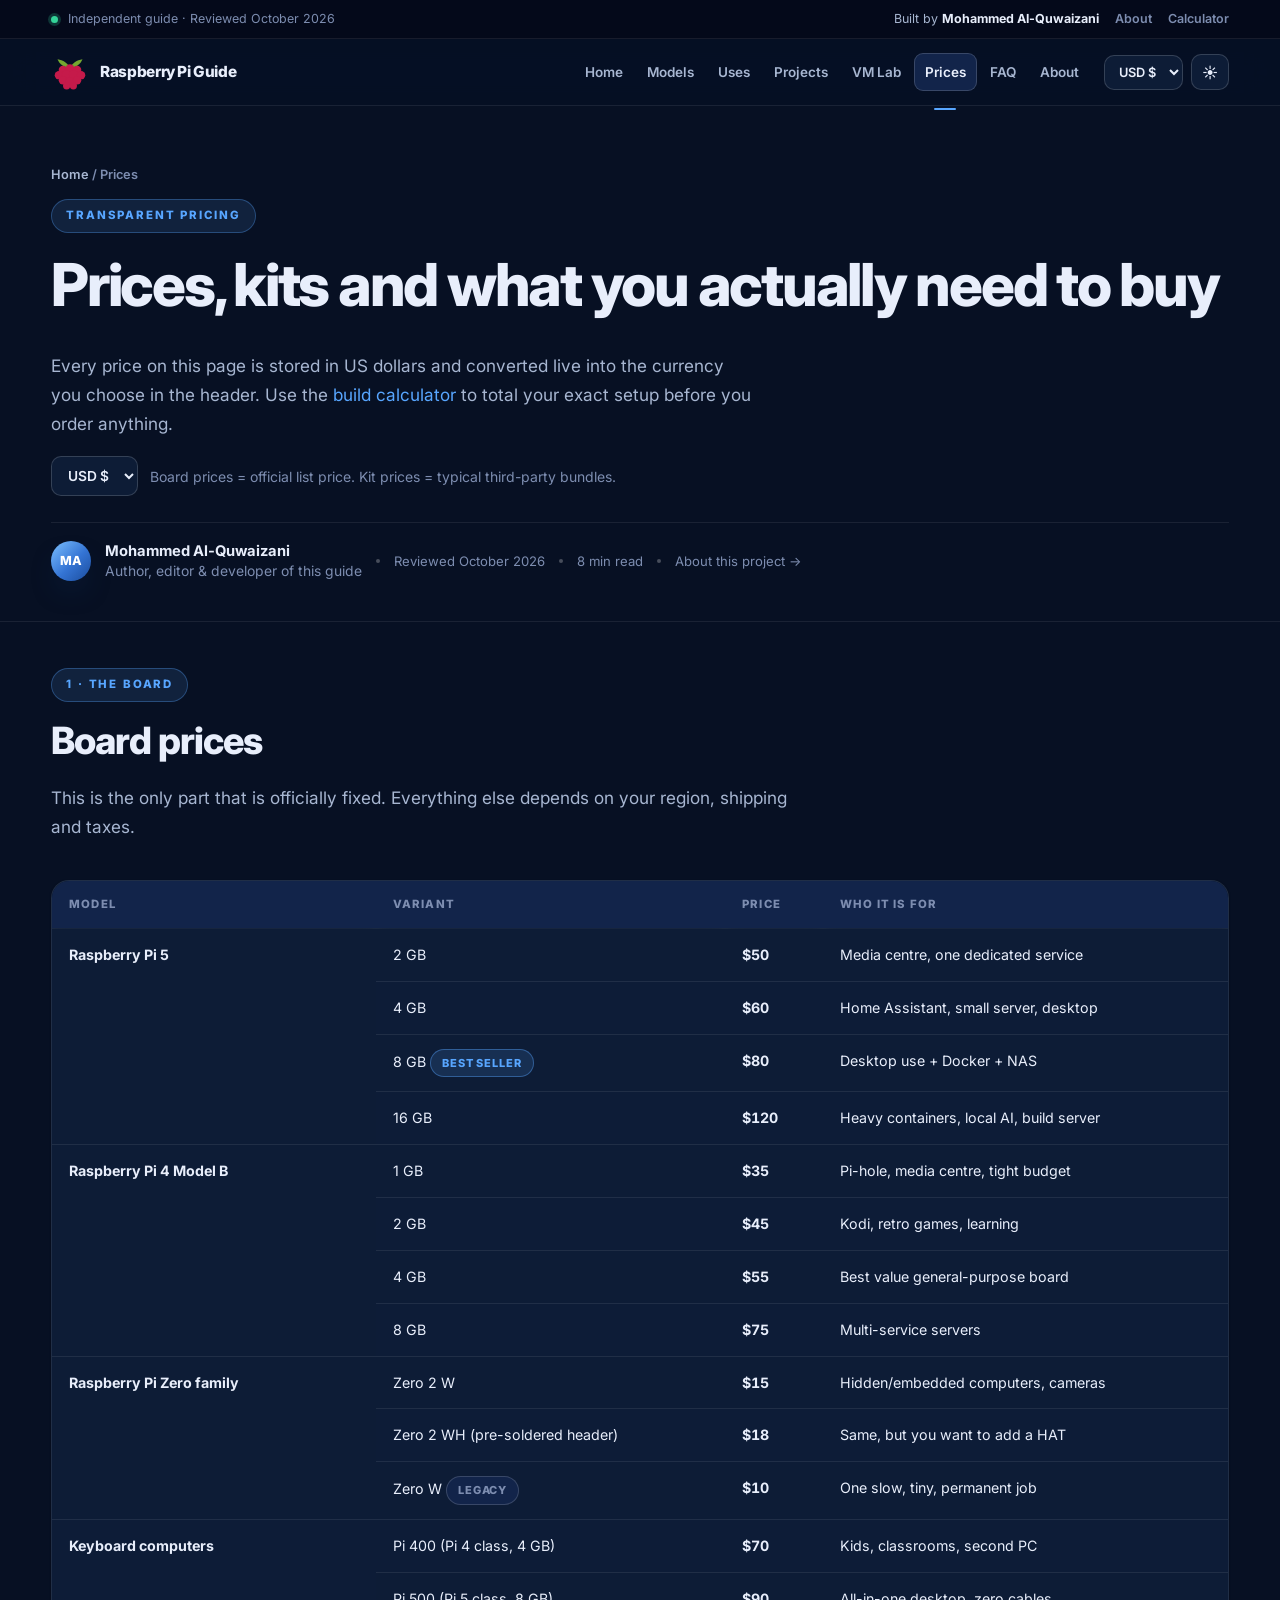
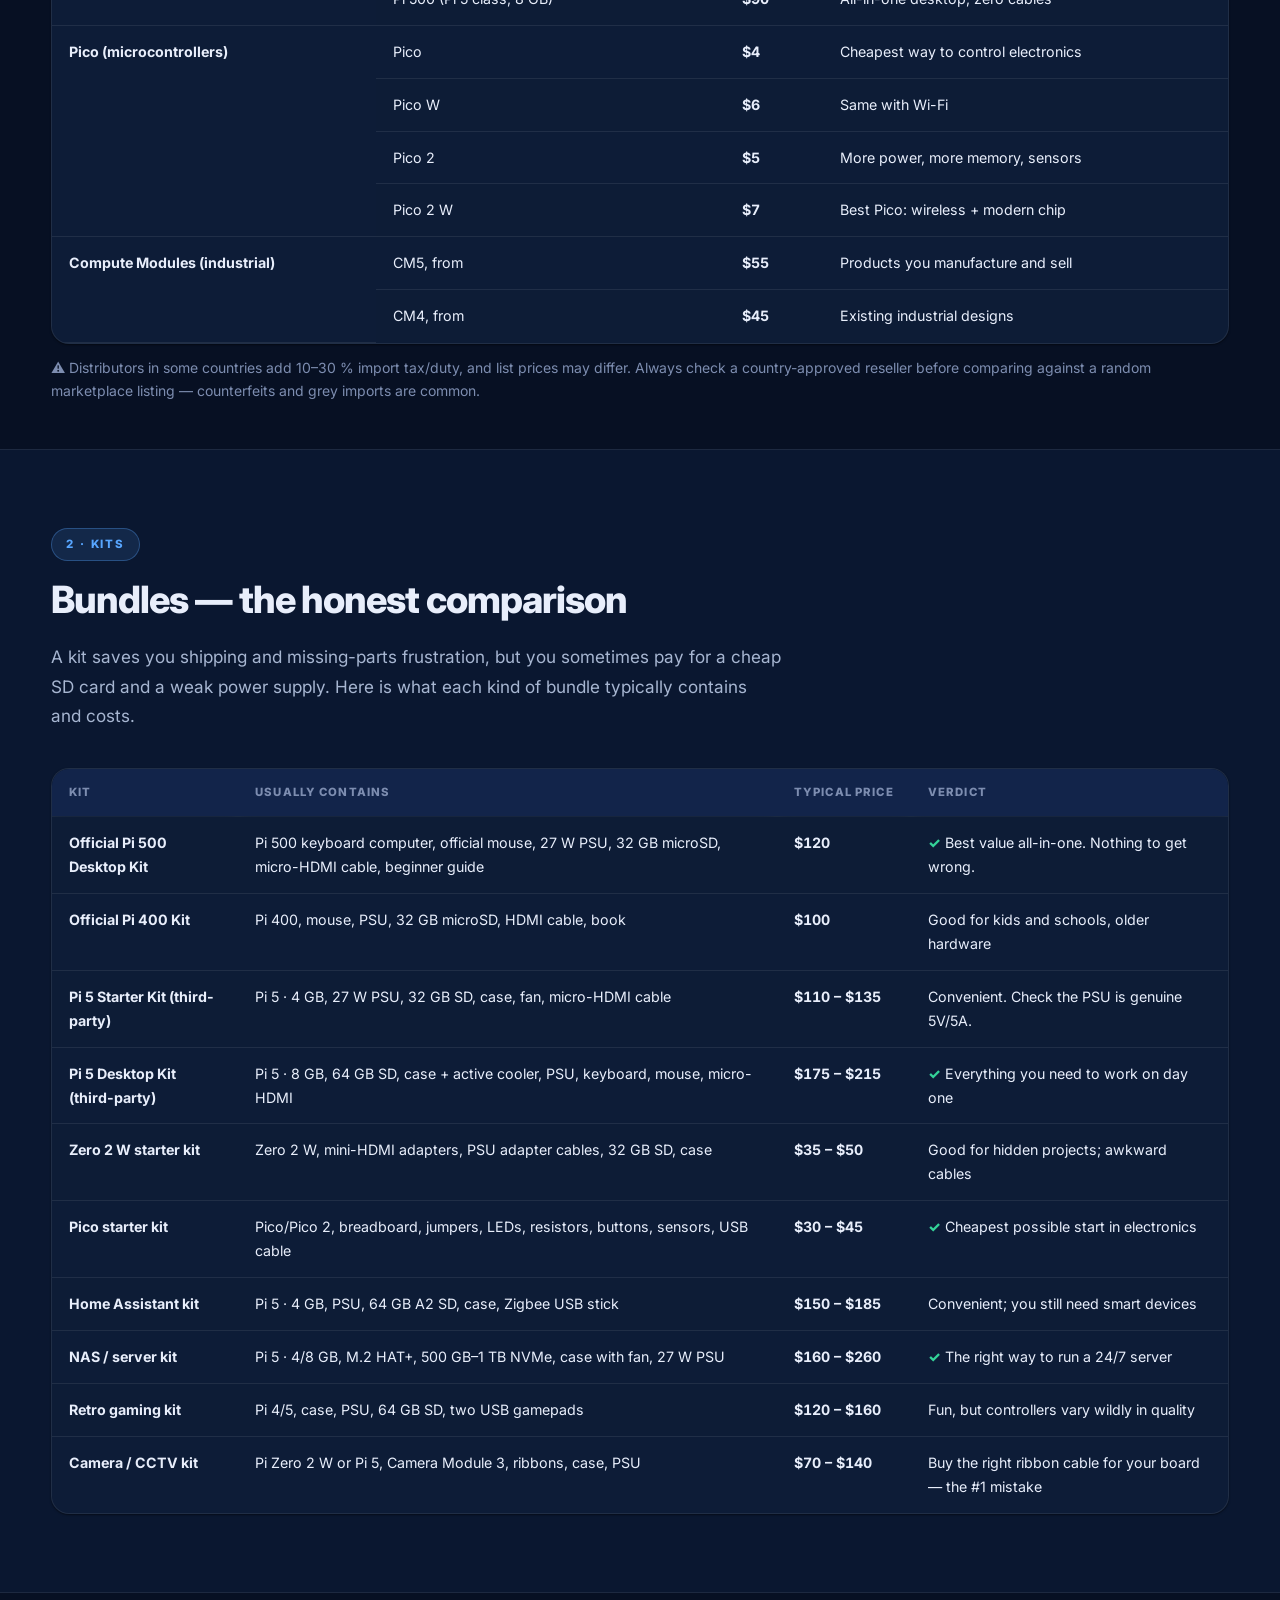
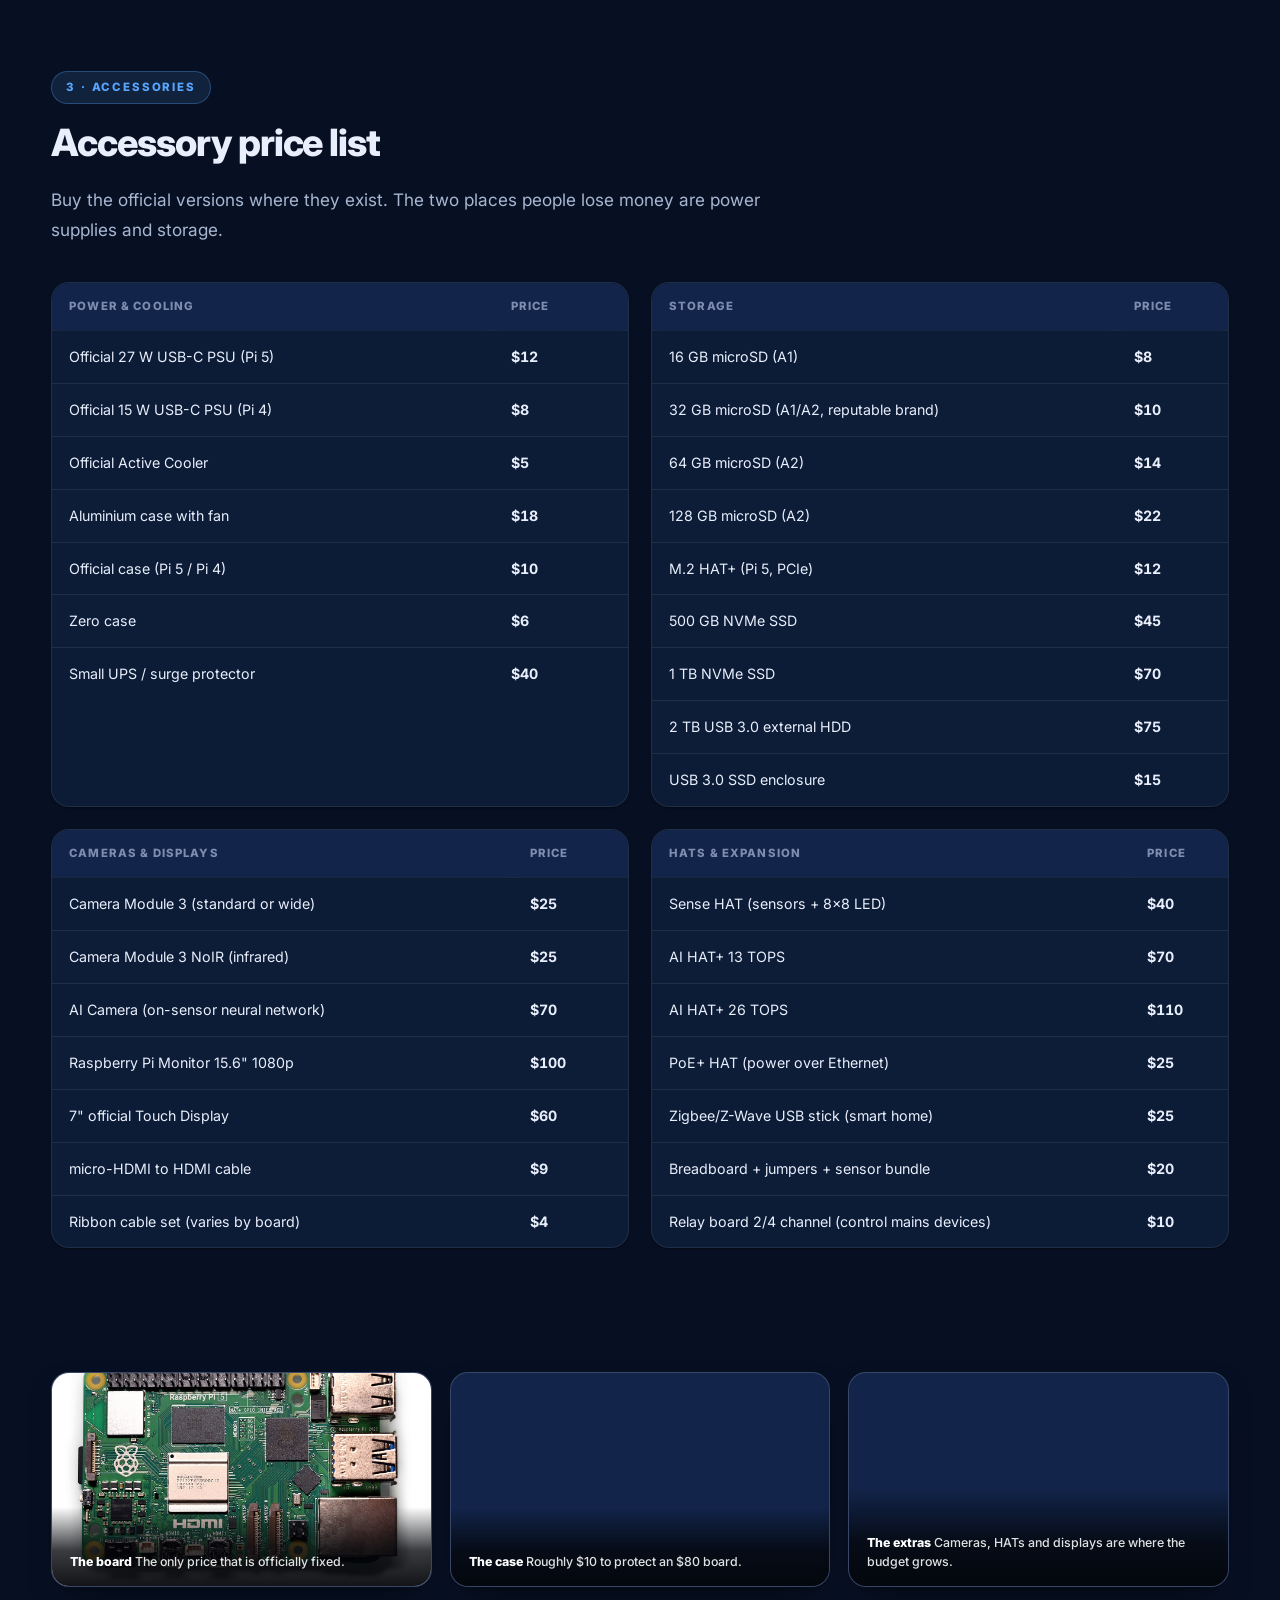
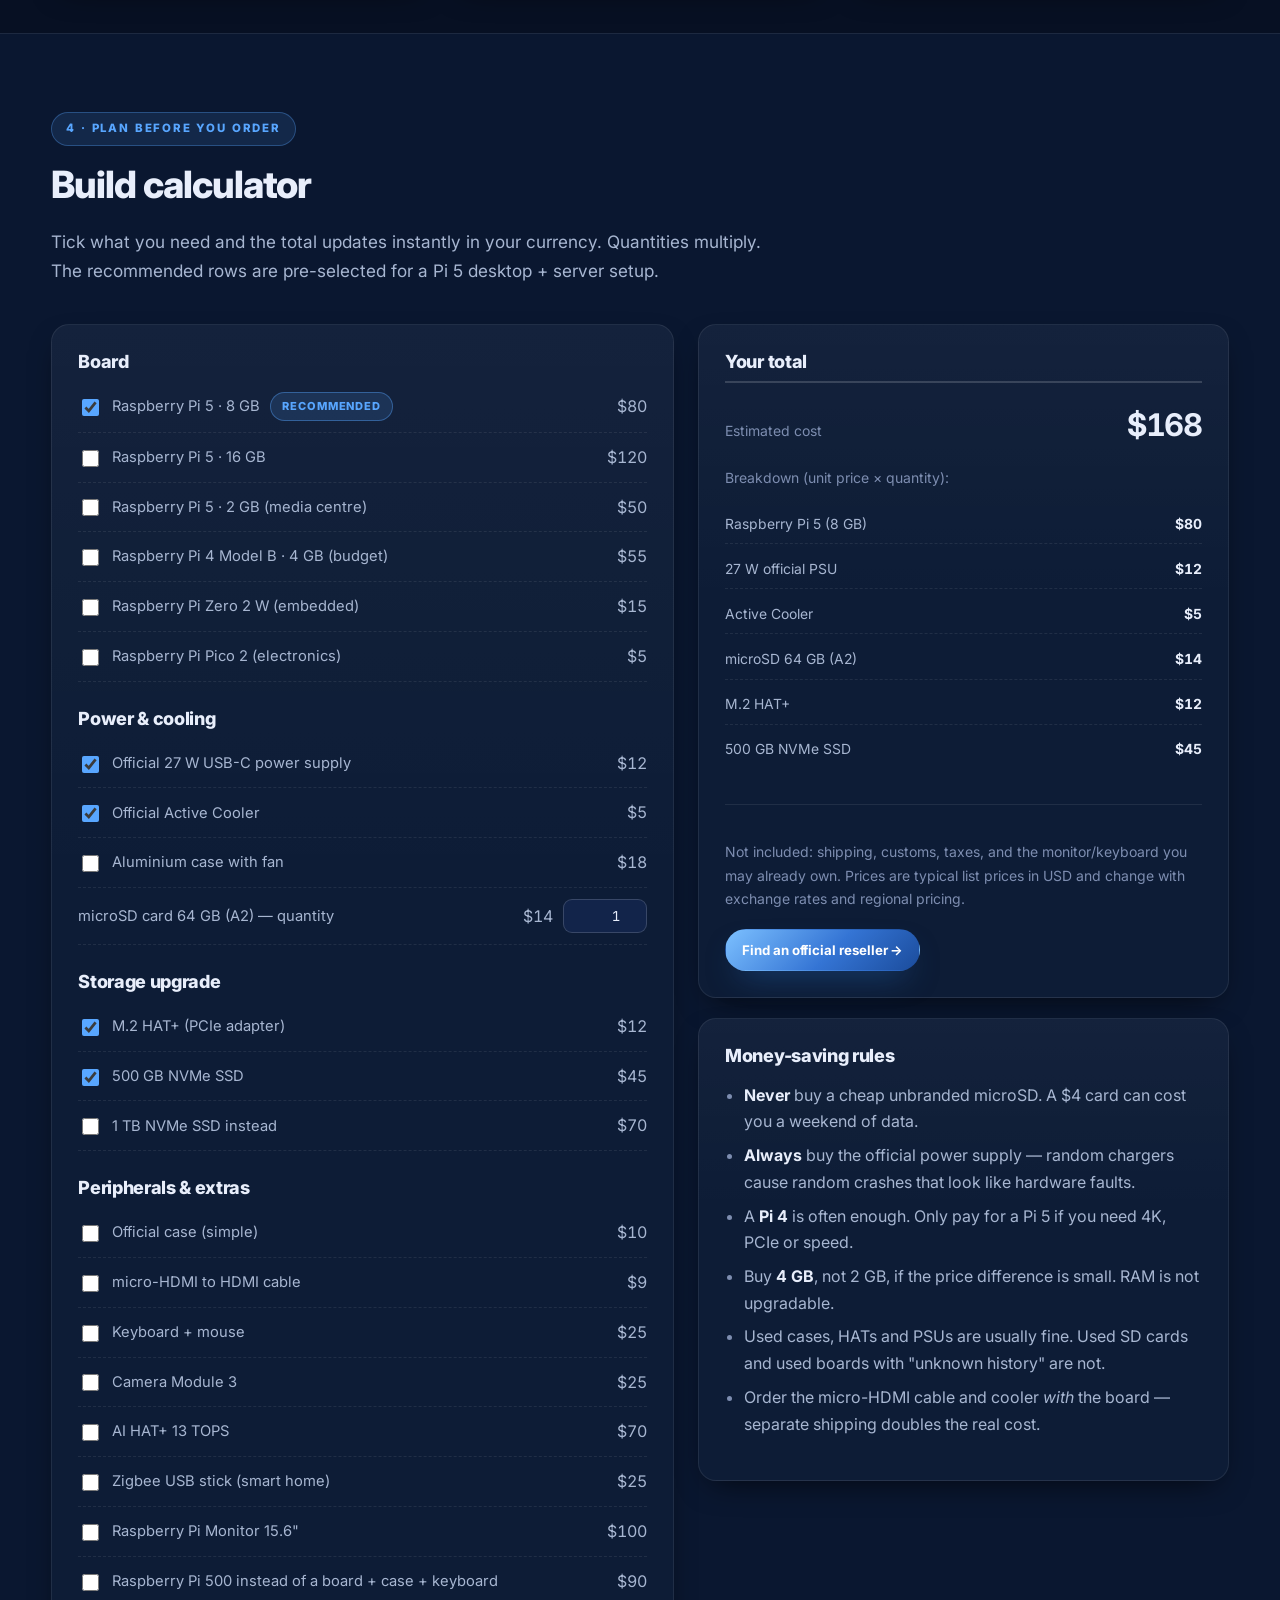
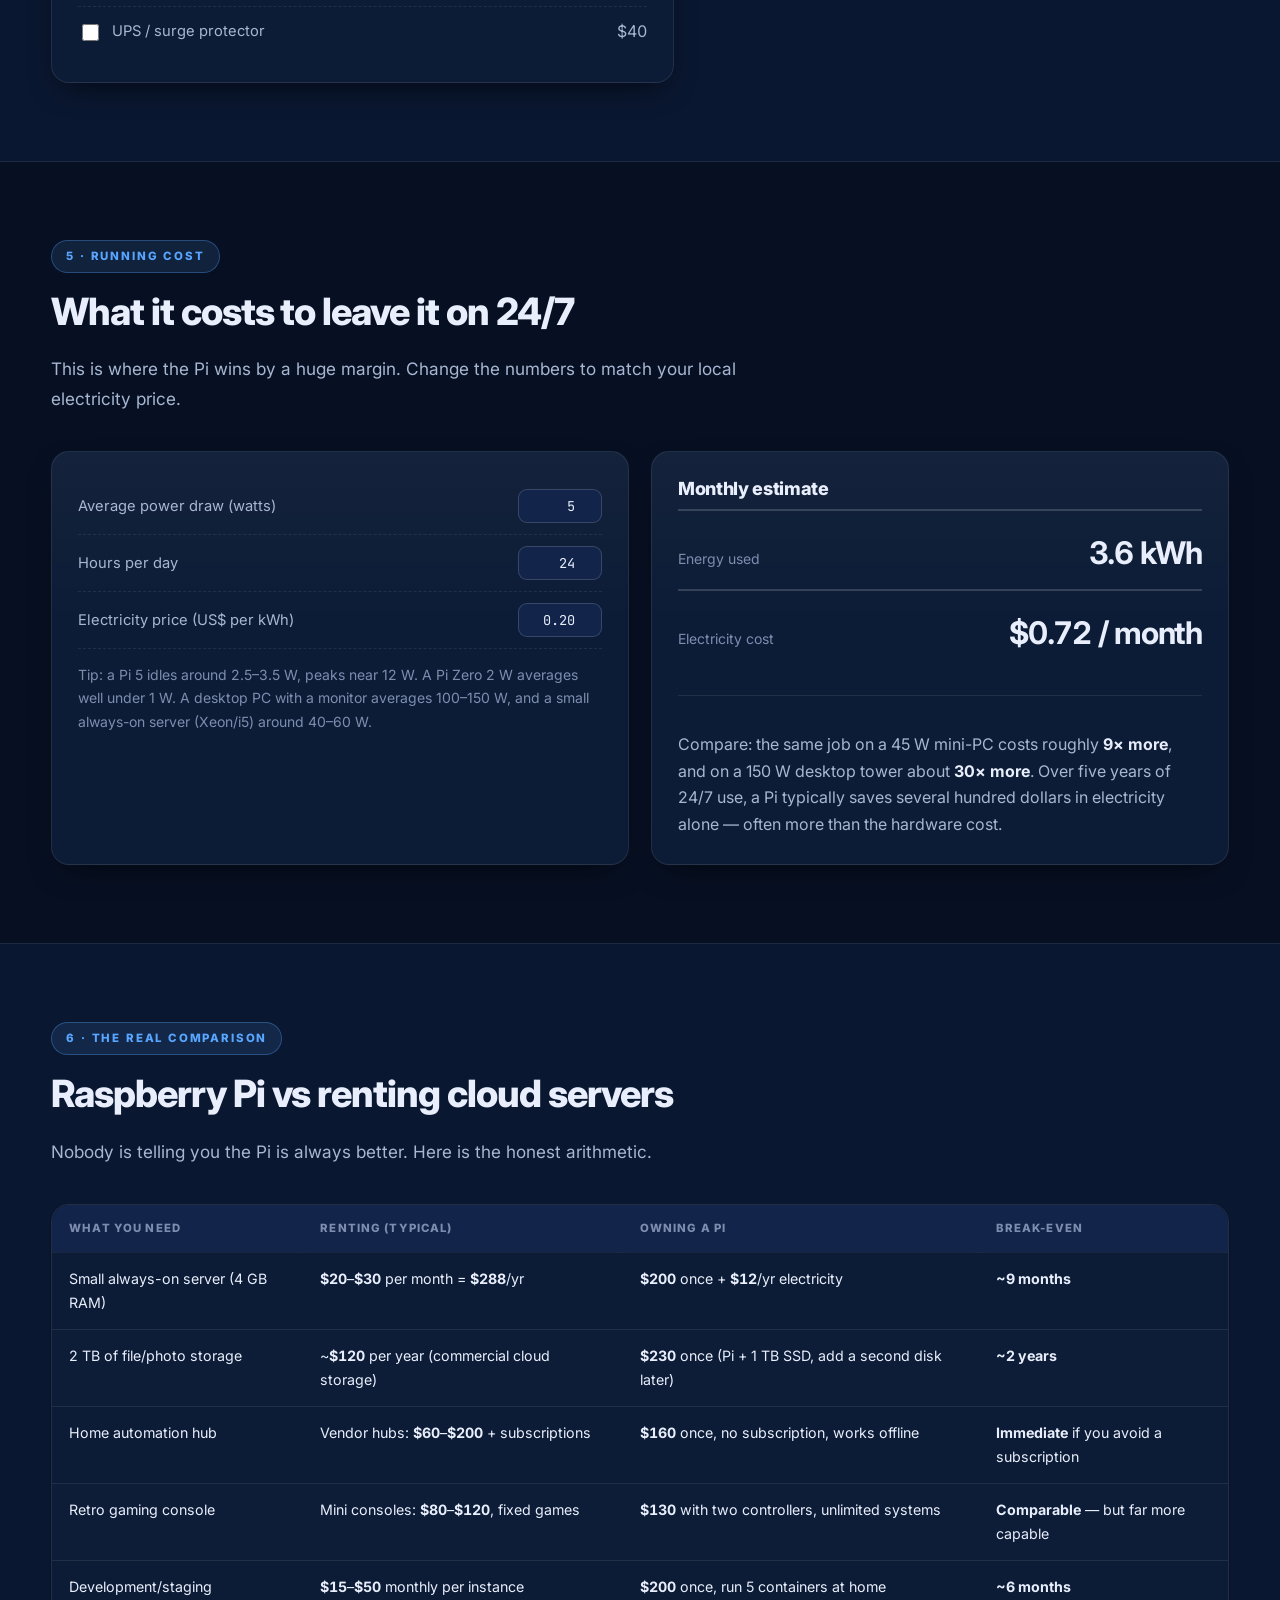
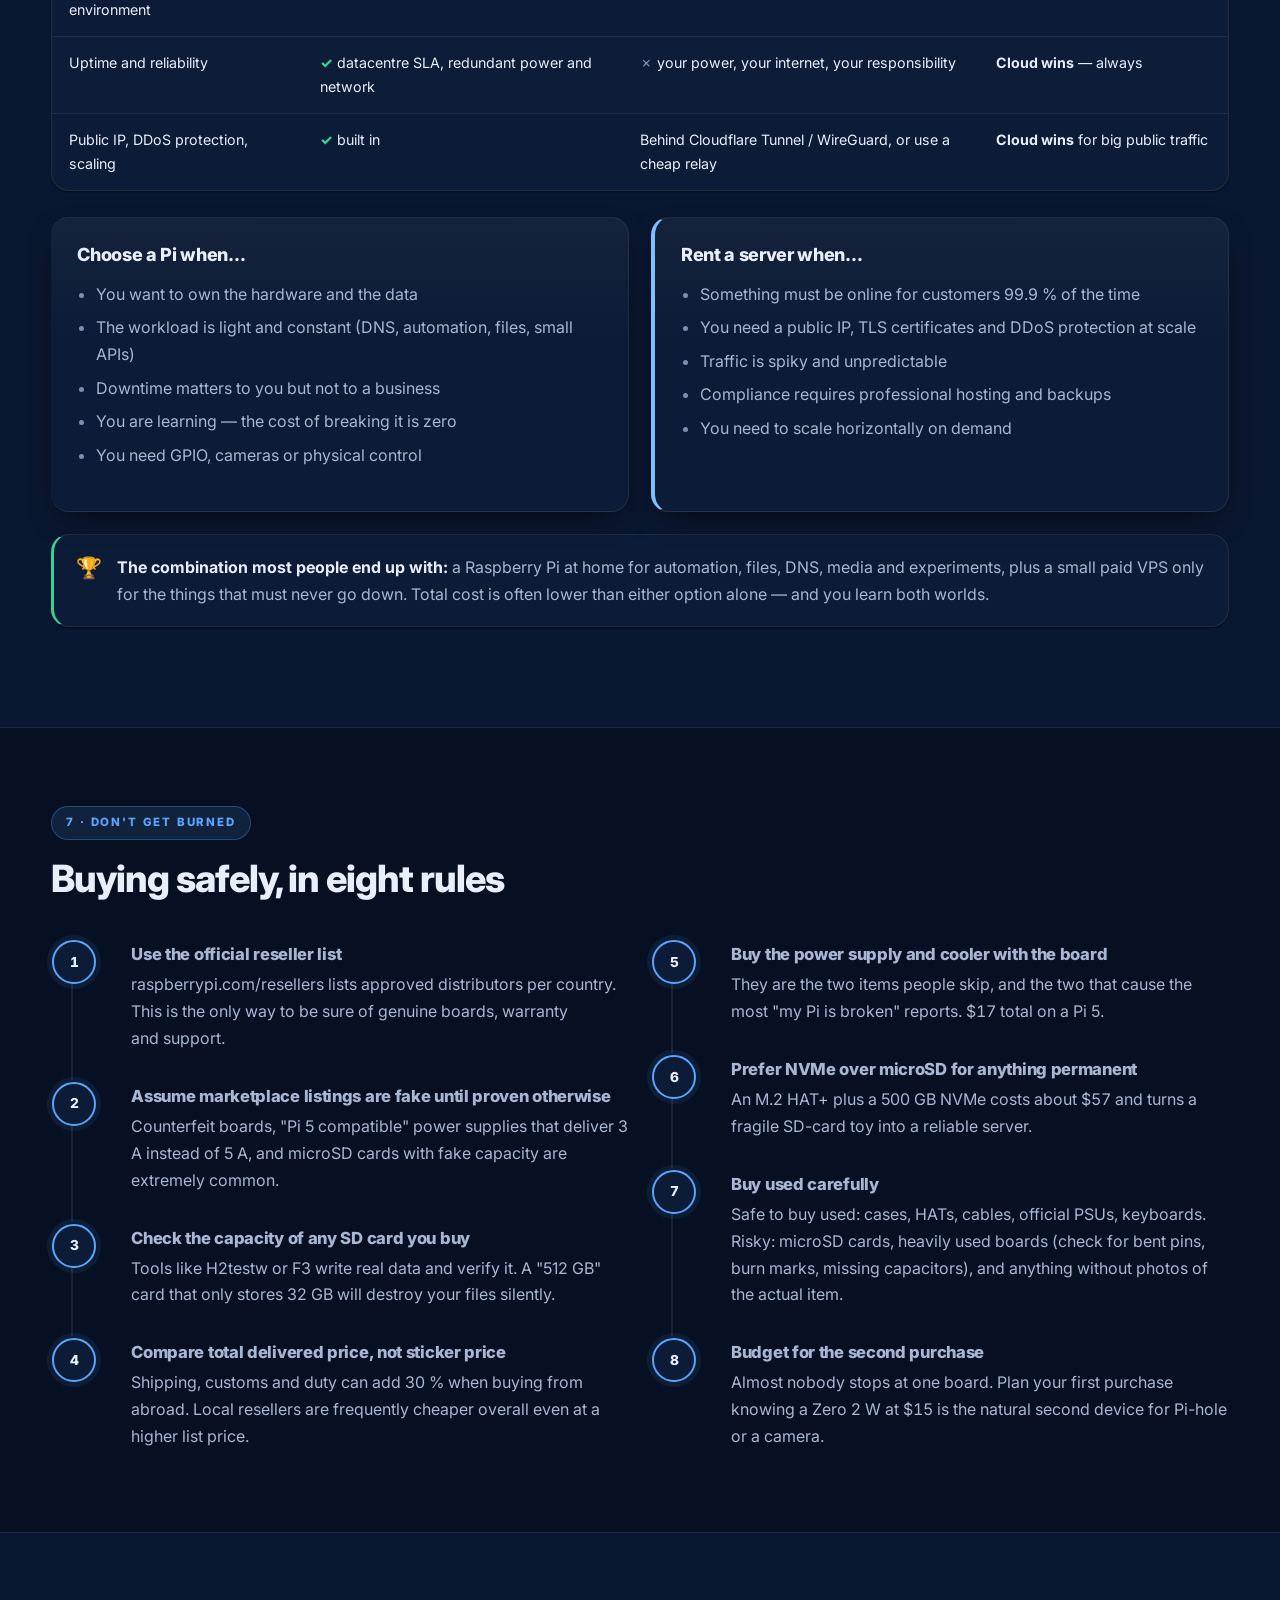
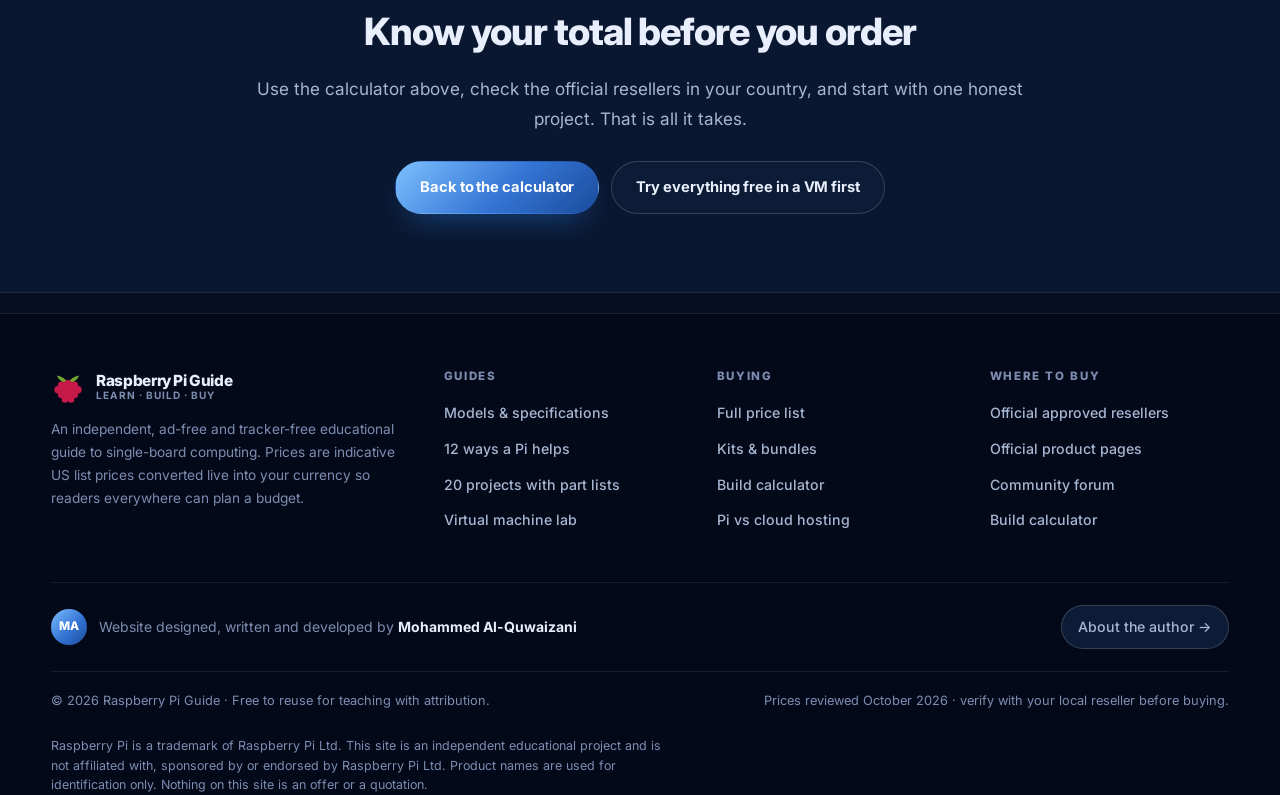
<file: pricing.html>
<!DOCTYPE html>
<html lang="en" data-theme="dark">
<head>
<!-- Site designed and built by Mohammed Al-Quwaizani -->
<meta charset="utf-8">
<meta name="viewport" content="width=device-width, initial-scale=1">
<title>Raspberry Pi Prices — Boards, Kits, Accessories &amp; a Live Build Calculator</title>
<meta name="description" content="Complete Raspberry Pi price list: every board, popular kits, accessories, power cost, and a live build calculator that totals your setup in your own currency. Plus: Raspberry Pi versus cloud hosting costs.">
<meta name="author" content="Mohammed Al-Quwaizani">
<meta name="robots" content="index, follow">
<meta name="theme-color" content="#071023">
<meta name="application-name" content="Raspberry Pi Guide">
<meta property="og:type" content="website">
<meta property="og:site_name" content="Raspberry Pi Guide">
<meta property="og:title" content="Raspberry Pi Prices — Boards, Kits, Accessories &amp; a Live Build Calculator">
<meta property="og:description" content="Complete Raspberry Pi price list: every board, popular kits, accessories, power cost, and a live build calculator that totals your setup in your own currency. Plus: Raspberry Pi versus cloud hosting costs.">
<meta property="og:locale" content="en">
<meta name="twitter:card" content="summary">
<meta name="twitter:title" content="Raspberry Pi Prices — Boards, Kits, Accessories &amp; a Live Build Calculator">
<meta name="twitter:description" content="Complete Raspberry Pi price list: every board, popular kits, accessories, power cost, and a live build calculator that totals your setup in your own currency. Plus: Raspberry Pi versus cloud hosting costs.">
<meta name="twitter:creator" content="Mohammed Al-Quwaizani">
<link rel="preconnect" href="https://fonts.googleapis.com">
<link rel="preconnect" href="https://fonts.gstatic.com" crossorigin>
<link rel="stylesheet" href="https://fonts.googleapis.com/css2?family=Inter:wght@400;500;600;700;800;900&amp;family=JetBrains+Mono:wght@400;500;700&amp;display=swap">
<link rel="stylesheet" href="styles.css">
<link rel="icon" type="image/svg+xml" href="img/favicon.svg">
<link rel="apple-touch-icon" href="img/favicon.svg">
<script type="application/ld+json">{"@context": "https://schema.org", "@type": "WebPage", "name": "Raspberry Pi Prices \u2014 Boards, Kits, Accessories &amp; a Live Build Calculator", "description": "Complete Raspberry Pi price list: every board, popular kits, accessories, power cost, and a live build calculator that totals your setup in your own currency. Plus: Raspberry Pi versus cloud hosting costs.", "inLanguage": "en", "author": {"@type": "Person", "name": "Mohammed Al-Quwaizani", "jobTitle": "Author and web developer"}, "creator": {"@type": "Person", "name": "Mohammed Al-Quwaizani", "jobTitle": "Author and web developer"}, "isAccessibleForFree": true, "isPartOf": {"@type": "WebSite", "name": "Raspberry Pi Guide", "author": {"@type": "Person", "name": "Mohammed Al-Quwaizani", "jobTitle": "Author and web developer"}}}</script>
</head>
<body>

<a class="skip-link" href="#main">Skip to content</a>

<div class="topbar">
  <div class="container">
    <div class="topbar-left">
      <span class="live-dot" aria-hidden="true"></span>
      <span class="hide-sm">Independent guide &middot; Reviewed October 2026</span>
    </div>
    <div class="topbar-links">
      <span class="who">Built by <b>Mohammed Al-Quwaizani</b></span>
      <a class="hide-sm" href="about.html">About</a>
      <a class="hide-sm" href="pricing.html#calculator">Calculator</a>
    </div>
  </div>
</div>

<header class="site-header">
  <div class="container nav">
    <a class="brand" href="index.html" aria-label="Raspberry Pi Guide — home">
      <span class="brand-mark"><img src="img/raspberry-pi-mark.svg" alt="" width="34" height="34" decoding="async"></span>
      <span class="brand-text"><b>Raspberry Pi Guide</b><small>Learn &middot; Build &middot; Buy</small></span>
    </a>
    <nav class="nav-links" id="primary-nav" aria-label="Main navigation">
      <a href="index.html">Home</a>
      <a href="models.html">Models</a>
      <a href="uses.html">Uses</a>
      <a href="projects.html">Projects</a>
      <a href="vm.html">VM Lab</a>
      <a href="pricing.html" class="active" aria-current="page">Prices</a>
      <a href="faq.html">FAQ</a>
      <a href="about.html">About</a>
    </nav>
    <div class="nav-tools">
      <select class="mini" data-currency-select aria-label="Choose currency"></select>
      <button class="mini" id="themeToggle" data-theme-toggle type="button" aria-label="Toggle theme">&#9728;&#65039;</button>
      <button class="nav-toggle" data-nav-toggle type="button" aria-label="Open menu" aria-expanded="false" aria-controls="primary-nav">&#9776;</button>
    </div>
  </div>
</header>
<div class="nav-overlay" data-open="false"></div>

<main id="main">

<section class="page-head">
  <div class="container">
    <div class="crumb"><a href="index.html">Home</a> / Prices</div>
    <span class="eyebrow">Transparent pricing</span>
    <h1>Prices, kits and what you actually need to buy</h1>
    <p class="lead">
      Every price on this page is stored in US dollars and converted live into the currency you
      choose in the header. Use the <a href="#calculator">build calculator</a> to total your exact
      setup before you order anything.
    </p>
    <div class="flex" style="margin-top:18px">
      <select class="mini" data-currency-select aria-label="Choose currency" style="padding:10px 12px;font-size:.86rem"></select>
      <span class="muted">Board prices = official list price. Kit prices = typical third-party bundles.</span>
    </div>
  </div>
</section>

<!-- ============ BOARDS ============ -->
<section class="section section--tight" id="boards">
  <div class="container">
    <div class="section-head reveal">
      <span class="eyebrow">1 · The board</span>
      <h2>Board prices</h2>
      <p class="lead">This is the only part that is officially fixed. Everything else depends on your region, shipping and taxes.</p>
    </div>
    <div class="table-wrap reveal">
      <table>
        <thead><tr><th>Model</th><th>Variant</th><th>Price</th><th>Who it is for</th></tr></thead>
        <tbody>
          <tr><td rowspan="4"><strong>Raspberry Pi 5</strong></td><td>2 GB</td><td><strong data-usd="50"></strong></td><td>Media centre, one dedicated service</td></tr>
          <tr><td>4 GB</td><td><strong data-usd="60"></strong></td><td>Home Assistant, small server, desktop</td></tr>
          <tr><td>8 GB <span class="badge badge--hot">best seller</span></td><td><strong data-usd="80"></strong></td><td>Desktop use + Docker + NAS</td></tr>
          <tr><td>16 GB</td><td><strong data-usd="120"></strong></td><td>Heavy containers, local AI, build server</td></tr>

          <tr><td rowspan="4"><strong>Raspberry Pi 4 Model B</strong></td><td>1 GB</td><td><strong data-usd="35"></strong></td><td>Pi-hole, media centre, tight budget</td></tr>
          <tr><td>2 GB</td><td><strong data-usd="45"></strong></td><td>Kodi, retro games, learning</td></tr>
          <tr><td>4 GB</td><td><strong data-usd="55"></strong></td><td>Best value general-purpose board</td></tr>
          <tr><td>8 GB</td><td><strong data-usd="75"></strong></td><td>Multi-service servers</td></tr>

          <tr><td rowspan="3"><strong>Raspberry Pi Zero family</strong></td><td>Zero 2 W</td><td><strong data-usd="15"></strong></td><td>Hidden/embedded computers, cameras</td></tr>
          <tr><td>Zero 2 WH (pre-soldered header)</td><td><strong data-usd="18"></strong></td><td>Same, but you want to add a HAT</td></tr>
          <tr><td>Zero W <span class="badge badge--legacy">legacy</span></td><td><strong data-usd="10"></strong></td><td>One slow, tiny, permanent job</td></tr>

          <tr><td rowspan="2"><strong>Keyboard computers</strong></td><td>Pi 400 (Pi 4 class, 4 GB)</td><td><strong data-usd="70"></strong></td><td>Kids, classrooms, second PC</td></tr>
          <tr><td>Pi 500 (Pi 5 class, 8 GB)</td><td><strong data-usd="90"></strong></td><td>All-in-one desktop, zero cables</td></tr>

          <tr><td rowspan="4"><strong>Pico (microcontrollers)</strong></td><td>Pico</td><td><strong data-usd="4"></strong></td><td>Cheapest way to control electronics</td></tr>
          <tr><td>Pico W</td><td><strong data-usd="6"></strong></td><td>Same with Wi-Fi</td></tr>
          <tr><td>Pico 2</td><td><strong data-usd="5"></strong></td><td>More power, more memory, sensors</td></tr>
          <tr><td>Pico 2 W</td><td><strong data-usd="7"></strong></td><td>Best Pico: wireless + modern chip</td></tr>

          <tr><td rowspan="2"><strong>Compute Modules (industrial)</strong></td><td>CM5, from</td><td><strong data-usd="55"></strong></td><td>Products you manufacture and sell</td></tr>
          <tr><td>CM4, from</td><td><strong data-usd="45"></strong></td><td>Existing industrial designs</td></tr>
        </tbody>
      </table>
    </div>
    <p class="muted" style="margin-top:12px">⚠️ Distributors in some countries add 10–30 % import tax/duty, and list prices may differ. Always check a country-approved reseller before comparing against a random marketplace listing — counterfeits and grey imports are common.</p>
  </div>
</section>

<!-- ============ KITS ============ -->
<section class="section section--alt" id="kits">
  <div class="container">
    <div class="section-head reveal">
      <span class="eyebrow">2 · Kits</span>
      <h2>Bundles — the honest comparison</h2>
      <p class="lead">
        A kit saves you shipping and missing-parts frustration, but you sometimes pay for a
        cheap SD card and a weak power supply. Here is what each kind of bundle typically
        contains and costs.
      </p>
    </div>
    <div class="table-wrap reveal">
      <table>
        <thead><tr><th>Kit</th><th>Usually contains</th><th>Typical price</th><th>Verdict</th></tr></thead>
        <tbody>
          <tr>
            <td><strong>Official Pi 500 Desktop Kit</strong></td>
            <td>Pi 500 keyboard computer, official mouse, 27 W PSU, 32 GB microSD, micro-HDMI cable, beginner guide</td>
            <td><strong data-usd="120"></strong></td>
            <td><span class="tick">✓</span> Best value all-in-one. Nothing to get wrong.</td>
          </tr>
          <tr>
            <td><strong>Official Pi 400 Kit</strong></td>
            <td>Pi 400, mouse, PSU, 32 GB microSD, HDMI cable, book</td>
            <td><strong data-usd="100"></strong></td>
            <td>Good for kids and schools, older hardware</td>
          </tr>
          <tr>
            <td><strong>Pi 5 Starter Kit (third-party)</strong></td>
            <td>Pi 5 · 4 GB, 27 W PSU, 32 GB SD, case, fan, micro-HDMI cable</td>
            <td><strong data-usd-range="110-135"></strong></td>
            <td>Convenient. Check the PSU is genuine 5V/5A.</td>
          </tr>
          <tr>
            <td><strong>Pi 5 Desktop Kit (third-party)</strong></td>
            <td>Pi 5 · 8 GB, 64 GB SD, case + active cooler, PSU, keyboard, mouse, micro-HDMI</td>
            <td><strong data-usd-range="175-215"></strong></td>
            <td><span class="tick">✓</span> Everything you need to work on day one</td>
          </tr>
          <tr>
            <td><strong>Zero 2 W starter kit</strong></td>
            <td>Zero 2 W, mini-HDMI adapters, PSU adapter cables, 32 GB SD, case</td>
            <td><strong data-usd-range="35-50"></strong></td>
            <td>Good for hidden projects; awkward cables</td>
          </tr>
          <tr>
            <td><strong>Pico starter kit</strong></td>
            <td>Pico/Pico 2, breadboard, jumpers, LEDs, resistors, buttons, sensors, USB cable</td>
            <td><strong data-usd-range="30-45"></strong></td>
            <td><span class="tick">✓</span> Cheapest possible start in electronics</td>
          </tr>
          <tr>
            <td><strong>Home Assistant kit</strong></td>
            <td>Pi 5 · 4 GB, PSU, 64 GB A2 SD, case, Zigbee USB stick</td>
            <td><strong data-usd-range="150-185"></strong></td>
            <td>Convenient; you still need smart devices</td>
          </tr>
          <tr>
            <td><strong>NAS / server kit</strong></td>
            <td>Pi 5 · 4/8 GB, M.2 HAT+, 500 GB–1 TB NVMe, case with fan, 27 W PSU</td>
            <td><strong data-usd-range="160-260"></strong></td>
            <td><span class="tick">✓</span> The right way to run a 24/7 server</td>
          </tr>
          <tr>
            <td><strong>Retro gaming kit</strong></td>
            <td>Pi 4/5, case, PSU, 64 GB SD, two USB gamepads</td>
            <td><strong data-usd-range="120-160"></strong></td>
            <td>Fun, but controllers vary wildly in quality</td>
          </tr>
          <tr>
            <td><strong>Camera / CCTV kit</strong></td>
            <td>Pi Zero 2 W or Pi 5, Camera Module 3, ribbons, case, PSU</td>
            <td><strong data-usd-range="70-140"></strong></td>
            <td>Buy the right ribbon cable for your board — the #1 mistake</td>
          </tr>
        </tbody>
      </table>
    </div>
  </div>
</section>

<!-- ============ ACCESSORIES ============ -->
<section class="section" id="accessories">
  <div class="container">
    <div class="section-head reveal">
      <span class="eyebrow">3 · Accessories</span>
      <h2>Accessory price list</h2>
      <p class="lead">Buy the official versions where they exist. The two places people lose money are power supplies and storage.</p>
    </div>
    <div class="grid grid-2">
      <div class="table-wrap reveal">
        <table style="min-width:auto">
          <thead><tr><th>Power &amp; cooling</th><th>Price</th></tr></thead>
          <tbody>
            <tr><td>Official 27 W USB-C PSU (Pi 5)</td><td><strong data-usd="12"></strong></td></tr>
            <tr><td>Official 15 W USB-C PSU (Pi 4)</td><td><strong data-usd="8"></strong></td></tr>
            <tr><td>Official Active Cooler</td><td><strong data-usd="5"></strong></td></tr>
            <tr><td>Aluminium case with fan</td><td><strong data-usd="18"></strong></td></tr>
            <tr><td>Official case (Pi 5 / Pi 4)</td><td><strong data-usd="10"></strong></td></tr>
            <tr><td>Zero case</td><td><strong data-usd="6"></strong></td></tr>
            <tr><td>Small UPS / surge protector</td><td><strong data-usd="40"></strong></td></tr>
          </tbody>
        </table>
      </div>
      <div class="table-wrap reveal">
        <table style="min-width:auto">
          <thead><tr><th>Storage</th><th>Price</th></tr></thead>
          <tbody>
            <tr><td>16 GB microSD (A1)</td><td><strong data-usd="8"></strong></td></tr>
            <tr><td>32 GB microSD (A1/A2, reputable brand)</td><td><strong data-usd="10"></strong></td></tr>
            <tr><td>64 GB microSD (A2)</td><td><strong data-usd="14"></strong></td></tr>
            <tr><td>128 GB microSD (A2)</td><td><strong data-usd="22"></strong></td></tr>
            <tr><td>M.2 HAT+ (Pi 5, PCIe)</td><td><strong data-usd="12"></strong></td></tr>
            <tr><td>500 GB NVMe SSD</td><td><strong data-usd="45"></strong></td></tr>
            <tr><td>1 TB NVMe SSD</td><td><strong data-usd="70"></strong></td></tr>
            <tr><td>2 TB USB 3.0 external HDD</td><td><strong data-usd="75"></strong></td></tr>
            <tr><td>USB 3.0 SSD enclosure</td><td><strong data-usd="15"></strong></td></tr>
          </tbody>
        </table>
      </div>
      <div class="table-wrap reveal">
        <table style="min-width:auto">
          <thead><tr><th>Cameras &amp; displays</th><th>Price</th></tr></thead>
          <tbody>
            <tr><td>Camera Module 3 (standard or wide)</td><td><strong data-usd="25"></strong></td></tr>
            <tr><td>Camera Module 3 NoIR (infrared)</td><td><strong data-usd="25"></strong></td></tr>
            <tr><td>AI Camera (on-sensor neural network)</td><td><strong data-usd="70"></strong></td></tr>
            <tr><td>Raspberry Pi Monitor 15.6" 1080p</td><td><strong data-usd="100"></strong></td></tr>
            <tr><td>7" official Touch Display</td><td><strong data-usd="60"></strong></td></tr>
            <tr><td>micro-HDMI to HDMI cable</td><td><strong data-usd="9"></strong></td></tr>
            <tr><td>Ribbon cable set (varies by board)</td><td><strong data-usd="4"></strong></td></tr>
          </tbody>
        </table>
      </div>
      <div class="table-wrap reveal">
        <table style="min-width:auto">
          <thead><tr><th>HATs &amp; expansion</th><th>Price</th></tr></thead>
          <tbody>
            <tr><td>Sense HAT (sensors + 8×8 LED)</td><td><strong data-usd="40"></strong></td></tr>
            <tr><td>AI HAT+ 13 TOPS</td><td><strong data-usd="70"></strong></td></tr>
            <tr><td>AI HAT+ 26 TOPS</td><td><strong data-usd="110"></strong></td></tr>
            <tr><td>PoE+ HAT (power over Ethernet)</td><td><strong data-usd="25"></strong></td></tr>
            <tr><td>Zigbee/Z-Wave USB stick (smart home)</td><td><strong data-usd="25"></strong></td></tr>
            <tr><td>Breadboard + jumpers + sensor bundle</td><td><strong data-usd="20"></strong></td></tr>
            <tr><td>Relay board 2/4 channel (control mains devices)</td><td><strong data-usd="10"></strong></td></tr>
          </tbody>
        </table>
      </div>
    </div>
  </div>
</section>


<section class="section section--tight" id="photos-pricing">
  <div class="container">
  <div class="gallery gallery-3">
    <figure class="photo photo--wide reveal" data-lightbox data-credit="SimonWaldherr" data-license="CC BY 4.0" data-license-url="https://creativecommons.org/licenses/by/4.0" data-source="https://commons.wikimedia.org/wiki/File%3ARaspberry_Pi_5.jpg"><img src="img/pi5.jpg" alt="The board" width="1280" height="946" loading="lazy" decoding="async"><span class="zoom-hint" aria-hidden="true"></span><figcaption><b>The board</b> The only price that is officially fixed.</figcaption></figure>
    <figure class="photo photo--wide reveal" data-lightbox data-credit="Les Pounder from Blackpool, UK" data-license="CC BY-SA 2.0" data-license-url="https://creativecommons.org/licenses/by-sa/2.0" data-source="https://commons.wikimedia.org/wiki/File%3AOfficial_Raspberry_Pi_Case_%2818740375138%29.jpg"><img src="img/case-official.jpg" alt="The case" width="1280" height="853" loading="lazy" decoding="async"><span class="zoom-hint" aria-hidden="true"></span><figcaption><b>The case</b> Roughly $10 to protect an $80 board.</figcaption></figure>
    <figure class="photo photo--wide reveal" data-lightbox data-credit="the Raspberry Pi Foundation" data-license="CC BY-SA 4.0" data-license-url="https://creativecommons.org/licenses/by-sa/4.0" data-source="https://commons.wikimedia.org/wiki/File%3ARaspberry_Pi_Camera_Module_v2_with_ribbon.jpg"><img src="img/camera-module.jpg" alt="The extras" width="1280" height="1087" loading="lazy" decoding="async"><span class="zoom-hint" aria-hidden="true"></span><figcaption><b>The extras</b> Cameras, HATs and displays are where the budget grows.</figcaption></figure>
  </div>
  </div>
</section>

<!-- ============ CALCULATOR ============ -->
<section class="section section--alt" id="calculator">
  <div class="container">
    <div class="section-head reveal">
      <span class="eyebrow">4 · Plan before you order</span>
      <h2>Build calculator</h2>
      <p class="lead">
        Tick what you need and the total updates instantly in your currency. Quantities multiply.
        The recommended rows are pre-selected for a Pi 5 desktop + server setup.
      </p>
    </div>

    <div class="calc reveal">
      <div class="card" data-calculator>
        <h3>Board</h3>
        <div class="calc-row">
          <label><input type="checkbox" checked> Raspberry Pi 5 · 8 GB <span class="badge badge--hot">recommended</span></label>
          <span class="flex" style="gap:10px"><span data-usd="80" data-price-usd="80" data-name="Raspberry Pi 5 (8 GB)"></span></span>
        </div>
        <div class="calc-row">
          <label><input type="checkbox"> Raspberry Pi 5 · 16 GB</label>
          <span class="flex" style="gap:10px"><span data-usd="120" data-price-usd="120" data-name="Raspberry Pi 5 (16 GB)"></span></span>
        </div>
        <div class="calc-row">
          <label><input type="checkbox"> Raspberry Pi 5 · 2 GB (media centre)</label>
          <span class="flex" style="gap:10px"><span data-usd="50" data-price-usd="50" data-name="Raspberry Pi 5 (2 GB)"></span></span>
        </div>
        <div class="calc-row">
          <label><input type="checkbox"> Raspberry Pi 4 Model B · 4 GB (budget)</label>
          <span class="flex" style="gap:10px"><span data-usd="55" data-price-usd="55" data-name="Raspberry Pi 4 (4 GB)"></span></span>
        </div>
        <div class="calc-row">
          <label><input type="checkbox"> Raspberry Pi Zero 2 W (embedded)</label>
          <span class="flex" style="gap:10px"><span data-usd="15" data-price-usd="15" data-name="Raspberry Pi Zero 2 W"></span></span>
        </div>
        <div class="calc-row">
          <label><input type="checkbox"> Raspberry Pi Pico 2 (electronics)</label>
          <span class="flex" style="gap:10px"><span data-usd="5" data-price-usd="5" data-name="Raspberry Pi Pico 2"></span></span>
        </div>

        <h3 style="margin-top:26px">Power &amp; cooling</h3>
        <div class="calc-row">
          <label><input type="checkbox" checked> Official 27 W USB-C power supply</label>
          <span class="flex" style="gap:10px"><span data-usd="12" data-price-usd="12" data-name="27 W official PSU"></span></span>
        </div>
        <div class="calc-row">
          <label><input type="checkbox" checked> Official Active Cooler</label>
          <span class="flex" style="gap:10px"><span data-usd="5" data-price-usd="5" data-name="Active Cooler"></span></span>
        </div>
        <div class="calc-row">
          <label><input type="checkbox"> Aluminium case with fan</label>
          <span class="flex" style="gap:10px"><span data-usd="18" data-price-usd="18" data-name="Aluminium case with fan"></span></span>
        </div>
        <div class="calc-row">
          <label>microSD card 64 GB (A2) — quantity</label>
          <span class="flex" style="gap:10px">
            <span data-usd="14" data-price-usd="14" data-name="microSD 64 GB (A2)"></span>
            <input type="number" data-qty value="1" min="0" max="9">
          </span>
        </div>

        <h3 style="margin-top:26px">Storage upgrade</h3>
        <div class="calc-row">
          <label><input type="checkbox" checked> M.2 HAT+ (PCIe adapter)</label>
          <span class="flex" style="gap:10px"><span data-usd="12" data-price-usd="12" data-name="M.2 HAT+"></span></span>
        </div>
        <div class="calc-row">
          <label><input type="checkbox" checked> 500 GB NVMe SSD</label>
          <span class="flex" style="gap:10px"><span data-usd="45" data-price-usd="45" data-name="500 GB NVMe SSD"></span></span>
        </div>
        <div class="calc-row">
          <label><input type="checkbox"> 1 TB NVMe SSD instead</label>
          <span class="flex" style="gap:10px"><span data-usd="70" data-price-usd="70" data-name="1 TB NVMe SSD"></span></span>
        </div>

        <h3 style="margin-top:26px">Peripherals &amp; extras</h3>
        <div class="calc-row">
          <label><input type="checkbox"> Official case (simple)</label>
          <span class="flex" style="gap:10px"><span data-usd="10" data-price-usd="10" data-name="Official case"></span></span>
        </div>
        <div class="calc-row">
          <label><input type="checkbox"> micro-HDMI to HDMI cable</label>
          <span class="flex" style="gap:10px"><span data-usd="9" data-price-usd="9" data-name="micro-HDMI cable"></span></span>
        </div>
        <div class="calc-row">
          <label><input type="checkbox"> Keyboard + mouse</label>
          <span class="flex" style="gap:10px"><span data-usd="25" data-price-usd="25" data-name="Keyboard + mouse"></span></span>
        </div>
        <div class="calc-row">
          <label><input type="checkbox"> Camera Module 3</label>
          <span class="flex" style="gap:10px"><span data-usd="25" data-price-usd="25" data-name="Camera Module 3"></span></span>
        </div>
        <div class="calc-row">
          <label><input type="checkbox"> AI HAT+ 13 TOPS</label>
          <span class="flex" style="gap:10px"><span data-usd="70" data-price-usd="70" data-name="AI HAT+ 13 TOPS"></span></span>
        </div>
        <div class="calc-row">
          <label><input type="checkbox"> Zigbee USB stick (smart home)</label>
          <span class="flex" style="gap:10px"><span data-usd="25" data-price-usd="25" data-name="Zigbee USB stick"></span></span>
        </div>
        <div class="calc-row">
          <label><input type="checkbox"> Raspberry Pi Monitor 15.6"</label>
          <span class="flex" style="gap:10px"><span data-usd="100" data-price-usd="100" data-name="15.6&quot; Pi Monitor"></span></span>
        </div>
        <div class="calc-row">
          <label><input type="checkbox"> Raspberry Pi 500 instead of a board + case + keyboard</label>
          <span class="flex" style="gap:10px"><span data-usd="90" data-price-usd="90" data-name="Raspberry Pi 500"></span></span>
        </div>
        <div class="calc-row">
          <label><input type="checkbox"> UPS / surge protector</label>
          <span class="flex" style="gap:10px"><span data-usd="40" data-price-usd="40" data-name="UPS / surge protector"></span></span>
        </div>
      </div>

      <div>
        <div class="card reveal calc-summary">
          <h3>Your total</h3>
          <div class="calc-total">
            <span class="muted">Estimated cost</span>
            <b data-calc-total>$0</b>
          </div>
          <p class="muted" style="margin-top:14px">Breakdown (unit price × quantity):</p>
          <ul class="bom" data-calc-list style="list-style:none;padding:0;margin:0"></ul>
          <hr>
          <p class="muted" style="margin:0">
            Not included: shipping, customs, taxes, and the monitor/keyboard you may already own.
            Prices are typical list prices in USD and change with exchange rates and regional pricing.
          </p>
          <div style="margin-top:18px">
            <a class="btn btn-primary btn-sm" href="https://www.raspberrypi.com/resellers/" target="_blank" rel="noopener">Find an official reseller →</a>
          </div>
        </div>

        <div class="card reveal" style="margin-top:20px">
          <h3>Money-saving rules</h3>
          <ul>
            <li><strong>Never</strong> buy a cheap unbranded microSD. A $4 card can cost you a weekend of data.</li>
            <li><strong>Always</strong> buy the official power supply — random chargers cause random crashes that look like hardware faults.</li>
            <li>A <strong>Pi 4</strong> is often enough. Only pay for a Pi 5 if you need 4K, PCIe or speed.</li>
            <li>Buy <strong>4 GB</strong>, not 2 GB, if the price difference is small. RAM is not upgradable.</li>
            <li>Used cases, HATs and PSUs are usually fine. Used SD cards and used boards with "unknown history" are not.</li>
            <li>Order the micro-HDMI cable and cooler <em>with</em> the board — separate shipping doubles the real cost.</li>
          </ul>
        </div>
      </div>
    </div>
  </div>
</section>

<!-- ============ POWER COST ============ -->
<section class="section" id="power">
  <div class="container">
    <div class="section-head reveal">
      <span class="eyebrow">5 · Running cost</span>
      <h2>What it costs to leave it on 24/7</h2>
      <p class="lead">This is where the Pi wins by a huge margin. Change the numbers to match your local electricity price.</p>
    </div>

    <div class="grid grid-2 reveal" data-power-calc>
      <div class="card">
        <div class="calc-row">
          <label for="watts">Average power draw (watts)</label>
          <input id="watts" data-watts type="number" value="5" min="0.5" max="30" step="0.5">
        </div>
        <div class="calc-row">
          <label for="hours">Hours per day</label>
          <input id="hours" data-hours type="number" value="24" min="1" max="24">
        </div>
        <div class="calc-row">
          <label for="kwh">Electricity price (US$ per kWh)</label>
          <input id="kwh" data-kwh-price type="number" value="0.20" min="0" max="2" step="0.01">
        </div>
        <p class="muted" style="margin-top:14px">Tip: a Pi 5 idles around 2.5–3.5 W, peaks near 12 W. A Pi Zero 2 W averages well under 1 W. A desktop PC with a monitor averages 100–150 W, and a small always-on server (Xeon/i5) around 40–60 W.</p>
      </div>
      <div class="card">
        <h3>Monthly estimate</h3>
        <div class="calc-total">
          <span class="muted">Energy used</span>
          <b data-power-kwh>0 kWh</b>
        </div>
        <div class="calc-total">
          <span class="muted">Electricity cost</span>
          <b data-power-cost>$0</b>
        </div>
        <hr>
        <p style="margin-bottom:0">
          Compare: the same job on a 45 W mini-PC costs roughly <strong>9× more</strong>, and on a
          150 W desktop tower about <strong>30× more</strong>. Over five years of 24/7 use, a Pi
          typically saves several hundred dollars in electricity alone — often more than the
          hardware cost.
        </p>
      </div>
    </div>
  </div>
</section>

<!-- ============ VS CLOUD ============ -->
<section class="section section--alt" id="cloud">
  <div class="container">
    <div class="section-head reveal">
      <span class="eyebrow">6 · The real comparison</span>
      <h2>Raspberry Pi vs renting cloud servers</h2>
      <p class="lead">Nobody is telling you the Pi is always better. Here is the honest arithmetic.</p>
    </div>

    <div class="table-wrap reveal">
      <table>
        <thead><tr><th>What you need</th><th>Renting (typical)</th><th>Owning a Pi</th><th>Break-even</th></tr></thead>
        <tbody>
          <tr>
            <td>Small always-on server (4 GB RAM)</td>
            <td><span data-usd="20">$20</span>–<span data-usd="30">$30</span> per month = <span data-usd="288">$288</span>/yr</td>
            <td><span data-usd="200"></span> once + <span data-usd="12">$12</span>/yr electricity</td>
            <td><strong>~9 months</strong></td>
          </tr>
          <tr>
            <td>2 TB of file/photo storage</td>
            <td>~<span data-usd="120">$120</span> per year (commercial cloud storage)</td>
            <td><span data-usd="230"></span> once (Pi + 1 TB SSD, add a second disk later)</td>
            <td><strong>~2 years</strong></td>
          </tr>
          <tr>
            <td>Home automation hub</td>
            <td>Vendor hubs: <span data-usd="60">$60</span>–<span data-usd="200">$200</span> + subscriptions</td>
            <td><span data-usd="160"></span> once, no subscription, works offline</td>
            <td><strong>Immediate</strong> if you avoid a subscription</td>
          </tr>
          <tr>
            <td>Retro gaming console</td>
            <td>Mini consoles: <span data-usd="80">$80</span>–<span data-usd="120">$120</span>, fixed games</td>
            <td><span data-usd="130"></span> with two controllers, unlimited systems</td>
            <td><strong>Comparable</strong> — but far more capable</td>
          </tr>
          <tr>
            <td>Development/staging environment</td>
            <td><span data-usd="15">$15</span>–<span data-usd="50">$50</span> monthly per instance</td>
            <td><span data-usd="200"></span> once, run 5 containers at home</td>
            <td><strong>~6 months</strong></td>
          </tr>
          <tr>
            <td>Uptime and reliability</td>
            <td><span class="tick">✓</span> datacentre SLA, redundant power and network</td>
            <td><span class="cross">✗</span> your power, your internet, your responsibility</td>
            <td><strong>Cloud wins</strong> — always</td>
          </tr>
          <tr>
            <td>Public IP, DDoS protection, scaling</td>
            <td><span class="tick">✓</span> built in</td>
            <td>Behind Cloudflare Tunnel / WireGuard, or use a cheap relay</td>
            <td><strong>Cloud wins</strong> for big public traffic</td>
          </tr>
        </tbody>
      </table>
    </div>

    <div class="grid grid-2" style="margin-top:26px">
      <div class="card reveal" style="border-left:4px solid var(--green)">
        <h3>Choose a Pi when…</h3>
        <ul>
          <li>You want to own the hardware and the data</li>
          <li>The workload is light and constant (DNS, automation, files, small APIs)</li>
          <li>Downtime matters to you but not to a business</li>
          <li>You are learning — the cost of breaking it is zero</li>
          <li>You need GPIO, cameras or physical control</li>
        </ul>
      </div>
      <div class="card reveal" style="border-left:4px solid var(--sky)">
        <h3>Rent a server when…</h3>
        <ul>
          <li>Something must be online for customers 99.9 % of the time</li>
          <li>You need a public IP, TLS certificates and DDoS protection at scale</li>
          <li>Traffic is spiky and unpredictable</li>
          <li>Compliance requires professional hosting and backups</li>
          <li>You need to scale horizontally on demand</li>
        </ul>
      </div>
    </div>

    <div class="callout good reveal">
      <div>🏆</div>
      <div><p><strong>The combination most people end up with:</strong> a Raspberry Pi at home for automation, files, DNS, media and experiments, plus a small paid VPS only for the things that must never go down. Total cost is often lower than either option alone — and you learn both worlds.</p></div>
    </div>
  </div>
</section>

<!-- ============ BUYING SAFELY ============ -->
<section class="section">
  <div class="container">
    <div class="section-head reveal">
      <span class="eyebrow">7 · Don't get burned</span>
      <h2>Buying safely, in eight rules</h2>
    </div>
    <div class="grid grid-2">
      <ol class="steps reveal">
        <li><h3>Use the official reseller list</h3><p>raspberrypi.com/resellers lists approved distributors per country. This is the only way to be sure of genuine boards, warranty and support.</p></li>
        <li><h3>Assume marketplace listings are fake until proven otherwise</h3><p>Counterfeit boards, "Pi 5 compatible" power supplies that deliver 3 A instead of 5 A, and microSD cards with fake capacity are extremely common.</p></li>
        <li><h3>Check the capacity of any SD card you buy</h3><p>Tools like H2testw or F3 write real data and verify it. A "512 GB" card that only stores 32 GB will destroy your files silently.</p></li>
        <li><h3>Compare total delivered price, not sticker price</h3><p>Shipping, customs and duty can add 30 % when buying from abroad. Local resellers are frequently cheaper overall even at a higher list price.</p></li>
      </ol>
      <ol class="steps reveal" style="counter-reset:s 4">
        <li><h3>Buy the power supply and cooler with the board</h3><p>They are the two items people skip, and the two that cause the most "my Pi is broken" reports. <span data-usd="17">$17</span> total on a Pi 5.</p></li>
        <li><h3>Prefer NVMe over microSD for anything permanent</h3><p>An M.2 HAT+ plus a 500 GB NVMe costs about <span data-usd="57">$57</span> and turns a fragile SD-card toy into a reliable server.</p></li>
        <li><h3>Buy used carefully</h3><p>Safe to buy used: cases, HATs, cables, official PSUs, keyboards. Risky: microSD cards, heavily used boards (check for bent pins, burn marks, missing capacitors), and anything without photos of the actual item.</p></li>
        <li><h3>Budget for the second purchase</h3><p>Almost nobody stops at one board. Plan your first purchase knowing a Zero 2 W at <span data-usd="15">$15</span> is the natural second device for Pi-hole or a camera.</p></li>
      </ol>
    </div>
  </div>
</section>

<!-- ============ CTA ============ -->
<section class="section section--alt">
  <div class="container center reveal">
    <h2>Know your total before you order</h2>
    <p class="lead" style="margin-inline:auto">Use the calculator above, check the official resellers in your country, and start with one honest project. That is all it takes.</p>
    <div class="hero-actions" style="justify-content:center">
      <a class="btn btn-primary" href="#calculator">Back to the calculator</a>
      <a class="btn btn-ghost" href="vm.html">Try everything free in a VM first</a>
    </div>
  </div>
</section>

</main>

<footer class="site-footer">
  <div class="container">
    <div class="footer-grid">
      <div>
        <div class="footer-brand">
          <span class="brand-mark"><img src="img/raspberry-pi-mark.svg" alt="" width="34" height="34" decoding="async"></span>
          <span class="brand-text"><b>Raspberry Pi Guide</b><small>Learn &middot; Build &middot; Buy</small></span>
        </div>
        <p class="footer-note">
          An independent, ad-free and tracker-free educational guide to single-board computing.
          Prices are indicative US list prices converted live into your currency so readers
          everywhere can plan a budget.
        </p>
      </div>
      <div>
        <h4>Guides</h4>
        <ul>
          <li><a href="models.html">Models &amp; specifications</a></li>
          <li><a href="uses.html">12 ways a Pi helps</a></li>
          <li><a href="projects.html">20 projects with part lists</a></li>
          <li><a href="vm.html">Virtual machine lab</a></li>
        </ul>
      </div>
      <div>
        <h4>Buying</h4>
        <ul>
          <li><a href="pricing.html">Full price list</a></li>
          <li><a href="pricing.html#kits">Kits &amp; bundles</a></li>
          <li><a href="pricing.html#calculator">Build calculator</a></li>
          <li><a href="pricing.html#cloud">Pi vs cloud hosting</a></li>
        </ul>
      </div>
      <div>
        <h4>Where to buy</h4>
        <ul>
          <li><a href="https://www.raspberrypi.com/resellers/">Official approved resellers</a></li>
          <li><a href="https://www.raspberrypi.com/products/">Official product pages</a></li>
          <li><a href="https://forums.raspberrypi.com/">Community forum</a></li>
          <li><a href="pricing.html#calculator">Build calculator</a></li>
        </ul>
      </div>
    </div>

    <div class="footer-credit">
      <div class="made-by">
        <span class="avatar" aria-hidden="true">MA</span>
        <span>Website designed, written and developed by <b>Mohammed Al-Quwaizani</b></span>
      </div>
      <a class="btn btn-ghost btn-sm" href="about.html">About the author &#8594;</a>
    </div>

    <div class="footer-bottom">
      <span>&copy; <span data-year>2026</span> Raspberry Pi Guide &middot; Free to reuse for teaching with attribution.</span>
      <span>Prices reviewed October 2026 &middot; verify with your local reseller before buying.</span>
    </div>
    <p class="footer-legal">
      Raspberry Pi is a trademark of Raspberry Pi Ltd. This site is an independent educational
      project and is not affiliated with, sponsored by or endorsed by Raspberry Pi Ltd. Product
      names are used for identification only. Nothing on this site is an offer or a quotation.
    </p>
  </div>
</footer>

<script src="script.js"></script>
</body>
</html>
</file>
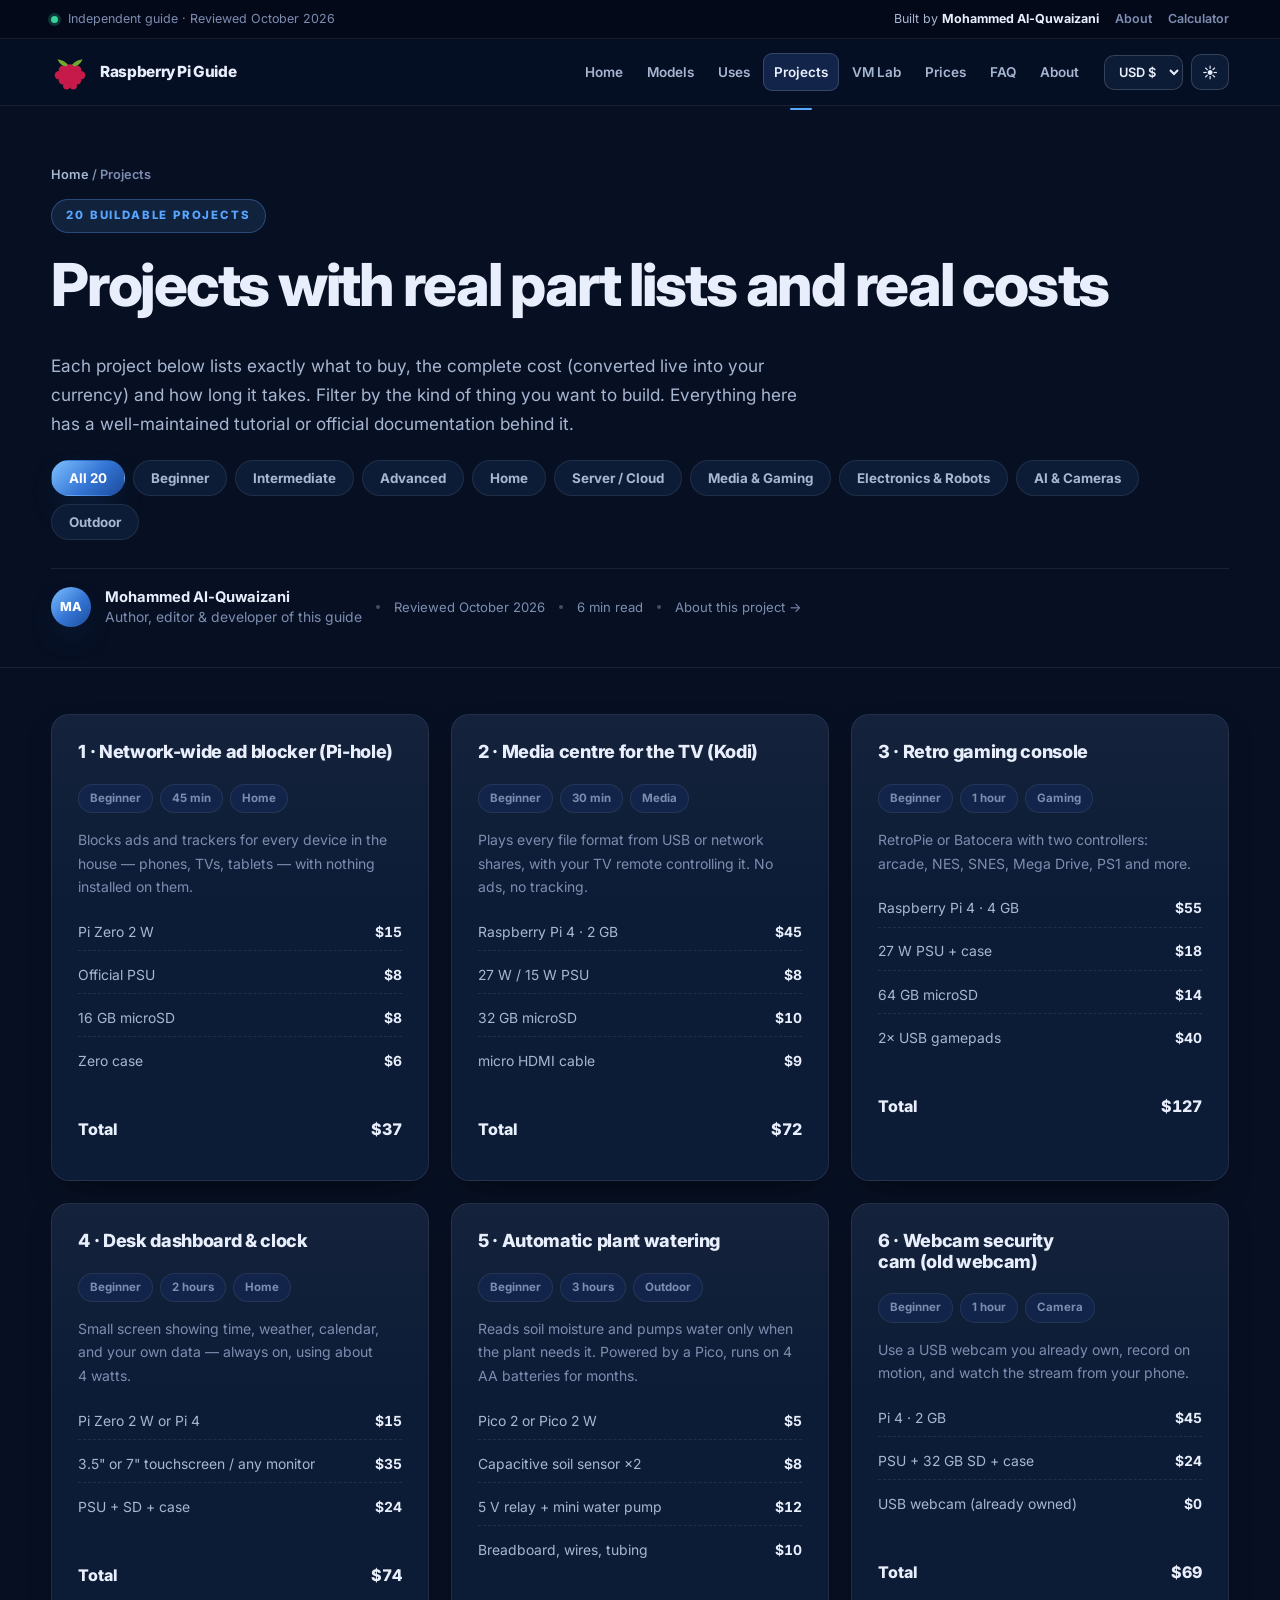
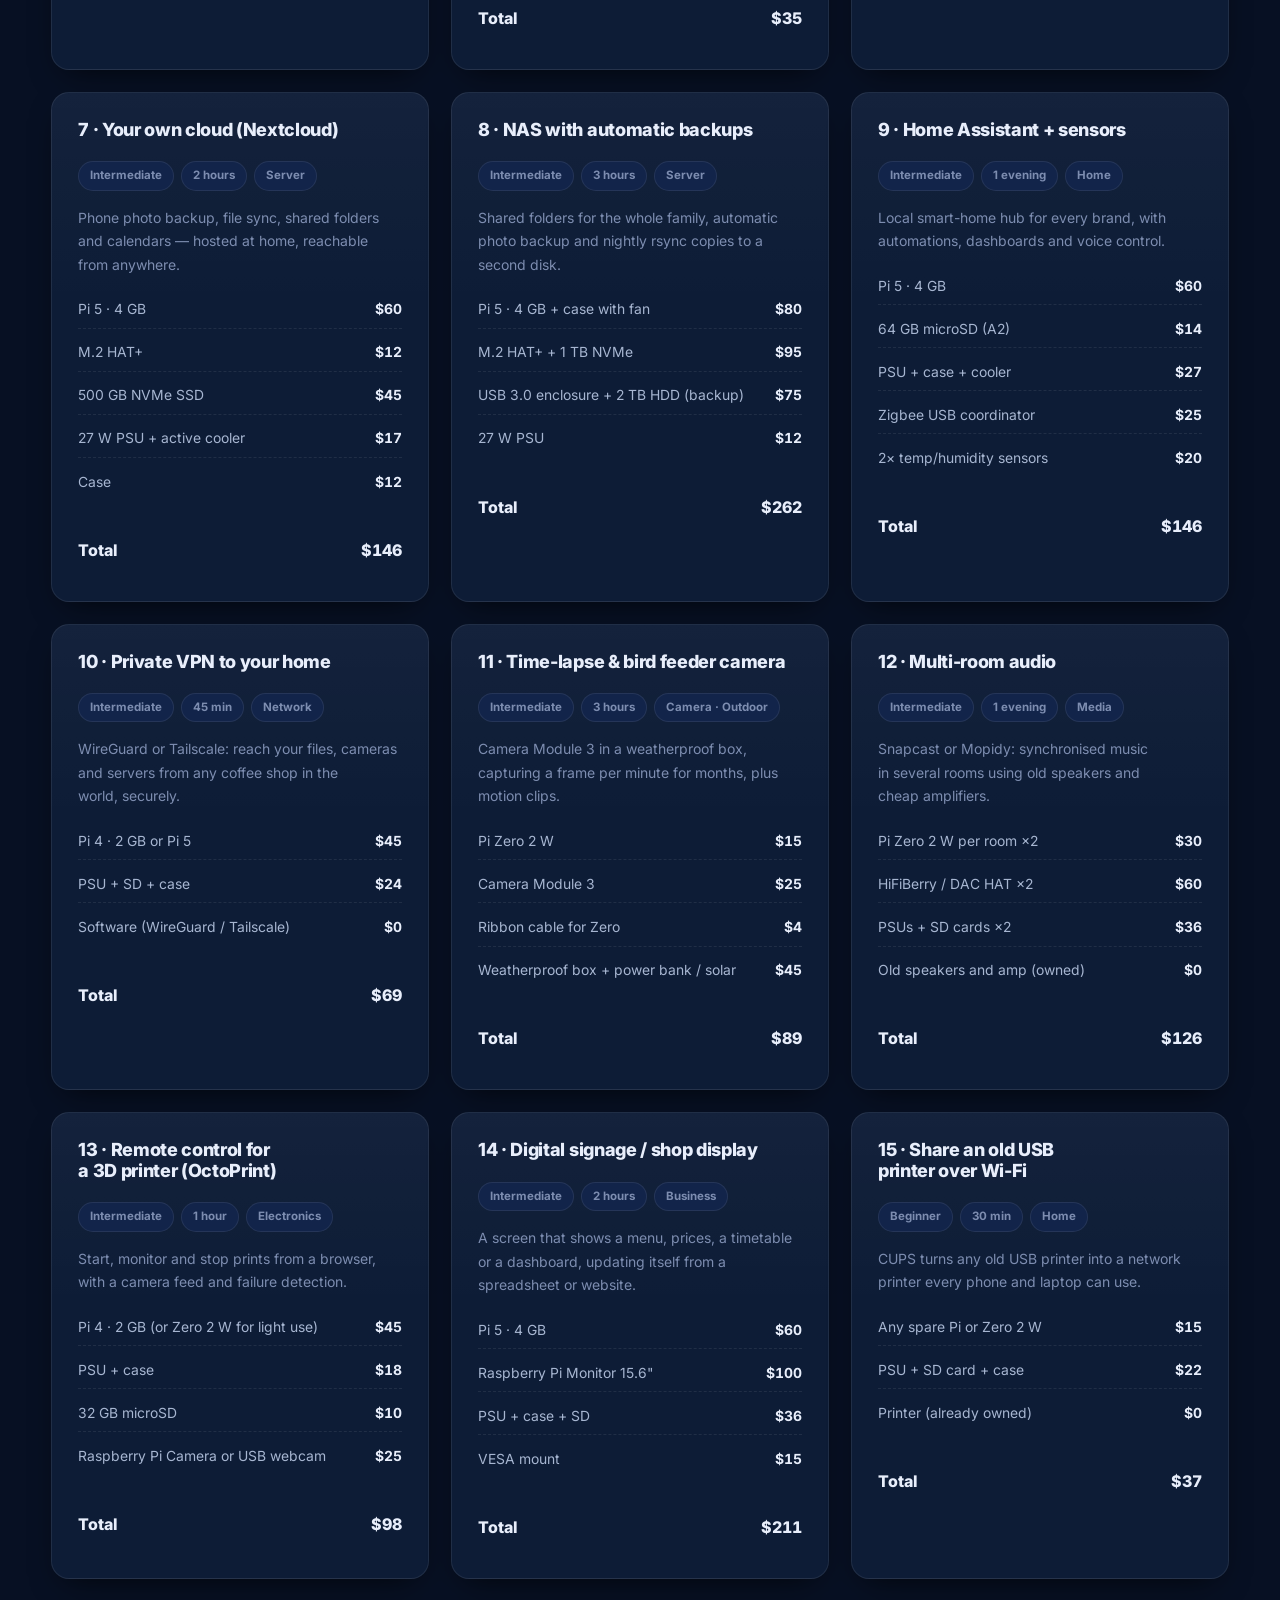
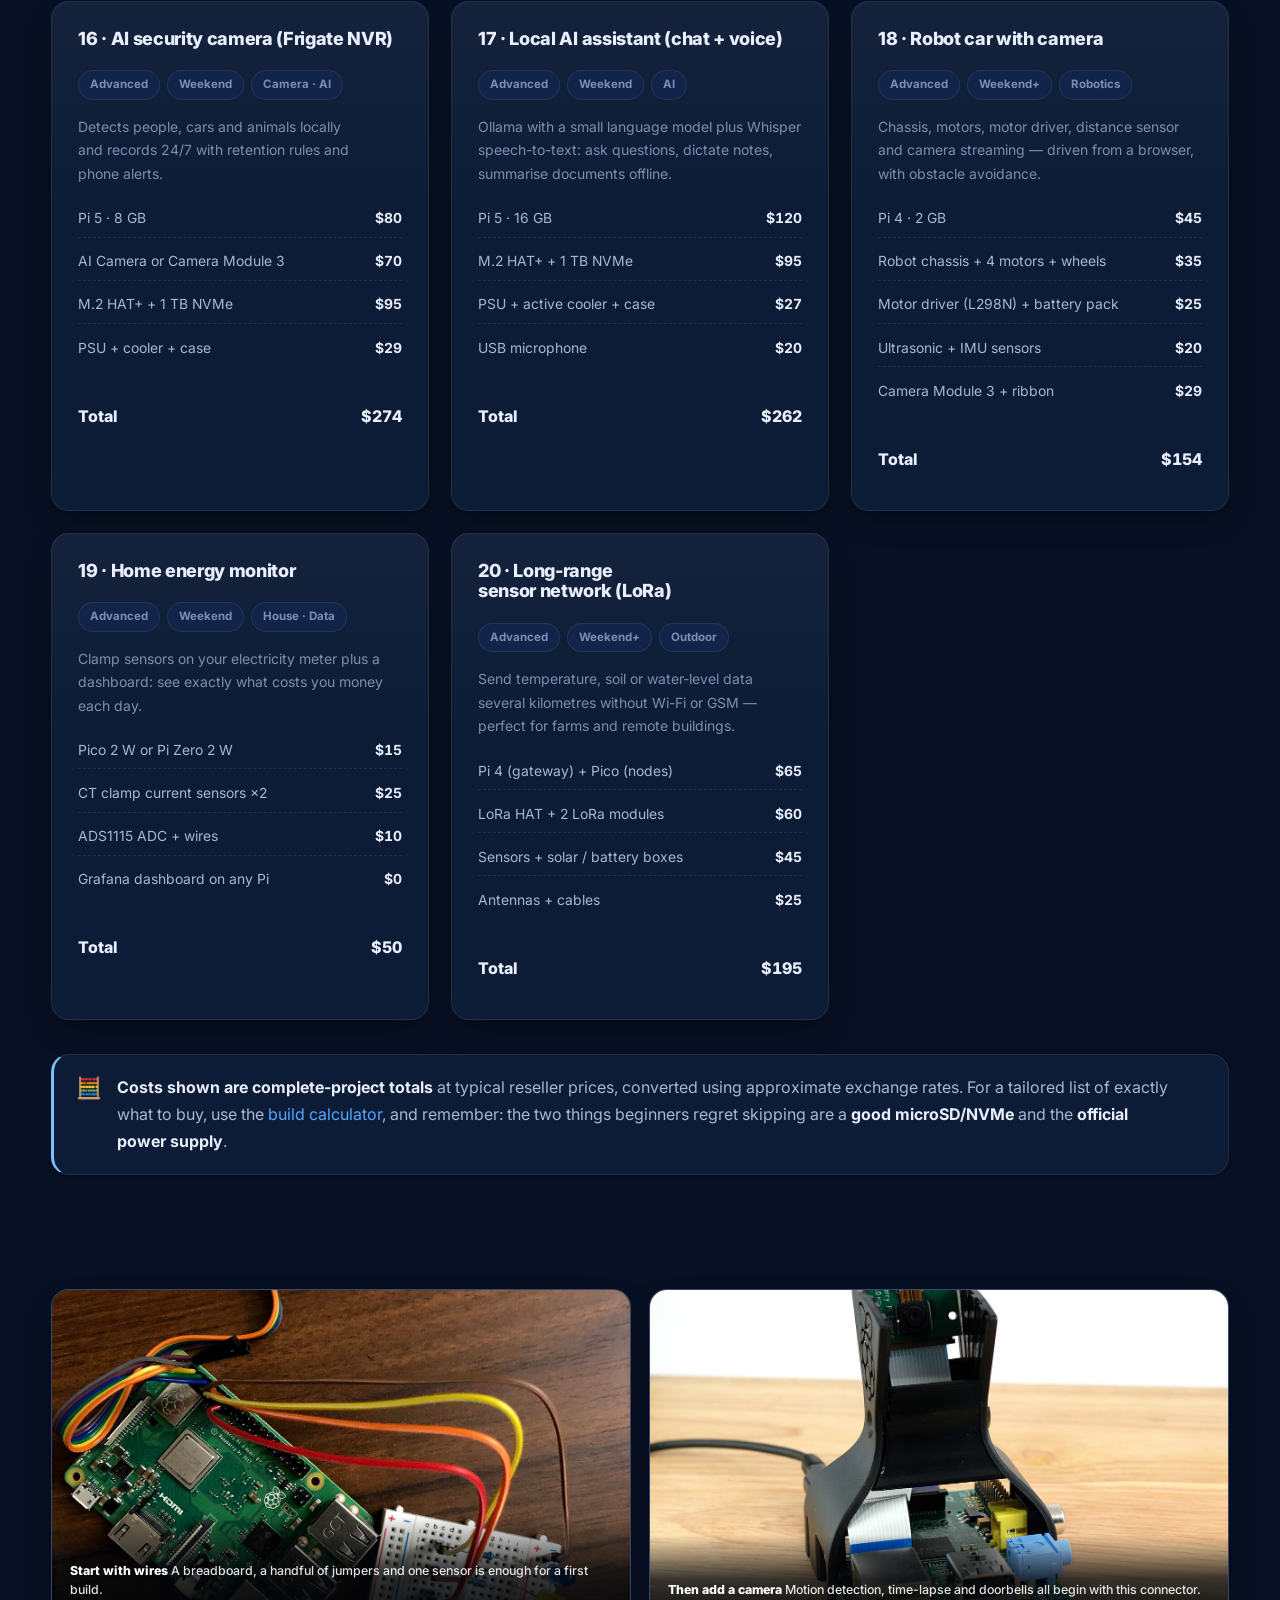
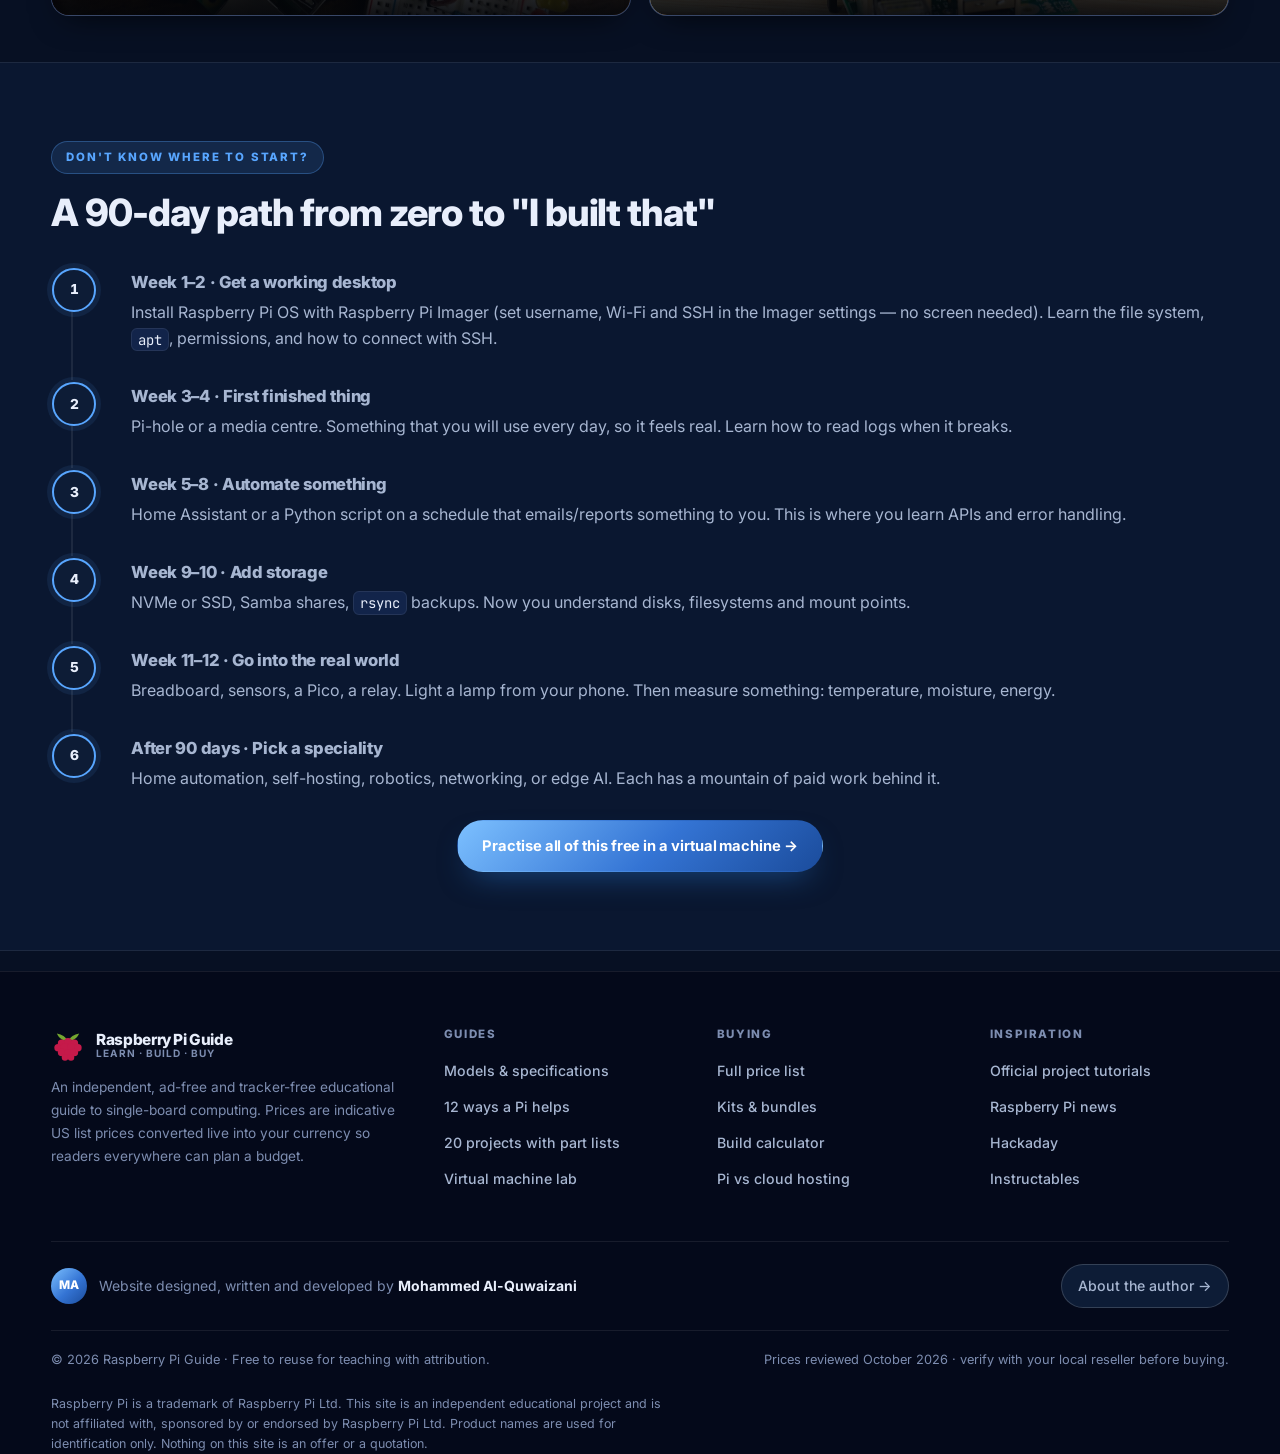
<file: projects.html>
<!DOCTYPE html>
<html lang="en" data-theme="dark">
<head>
<!-- Site designed and built by Mohammed Al-Quwaizani -->
<meta charset="utf-8">
<meta name="viewport" content="width=device-width, initial-scale=1">
<title>20 Raspberry Pi Projects With Part Lists, Costs &amp; Difficulty — Raspberry Pi Guide</title>
<meta name="description" content="Twenty buildable Raspberry Pi projects with the parts you need, the total cost in your currency, difficulty and time. Filter by beginner, home, server, robot, media, AI or outdoor.">
<meta name="author" content="Mohammed Al-Quwaizani">
<meta name="robots" content="index, follow">
<meta name="theme-color" content="#071023">
<meta name="application-name" content="Raspberry Pi Guide">
<meta property="og:type" content="website">
<meta property="og:site_name" content="Raspberry Pi Guide">
<meta property="og:title" content="20 Raspberry Pi Projects With Part Lists, Costs &amp; Difficulty — Raspberry Pi Guide">
<meta property="og:description" content="Twenty buildable Raspberry Pi projects with the parts you need, the total cost in your currency, difficulty and time. Filter by beginner, home, server, robot, media, AI or outdoor.">
<meta property="og:locale" content="en">
<meta name="twitter:card" content="summary">
<meta name="twitter:title" content="20 Raspberry Pi Projects With Part Lists, Costs &amp; Difficulty — Raspberry Pi Guide">
<meta name="twitter:description" content="Twenty buildable Raspberry Pi projects with the parts you need, the total cost in your currency, difficulty and time. Filter by beginner, home, server, robot, media, AI or outdoor.">
<meta name="twitter:creator" content="Mohammed Al-Quwaizani">
<link rel="preconnect" href="https://fonts.googleapis.com">
<link rel="preconnect" href="https://fonts.gstatic.com" crossorigin>
<link rel="stylesheet" href="https://fonts.googleapis.com/css2?family=Inter:wght@400;500;600;700;800;900&amp;family=JetBrains+Mono:wght@400;500;700&amp;display=swap">
<link rel="stylesheet" href="styles.css">
<link rel="icon" type="image/svg+xml" href="img/favicon.svg">
<link rel="apple-touch-icon" href="img/favicon.svg">
<script type="application/ld+json">{"@context": "https://schema.org", "@type": "WebPage", "name": "20 Raspberry Pi Projects With Part Lists, Costs &amp; Difficulty \u2014 Raspberry Pi Guide", "description": "Twenty buildable Raspberry Pi projects with the parts you need, the total cost in your currency, difficulty and time. Filter by beginner, home, server, robot, media, AI or outdoor.", "inLanguage": "en", "author": {"@type": "Person", "name": "Mohammed Al-Quwaizani", "jobTitle": "Author and web developer"}, "creator": {"@type": "Person", "name": "Mohammed Al-Quwaizani", "jobTitle": "Author and web developer"}, "isAccessibleForFree": true, "isPartOf": {"@type": "WebSite", "name": "Raspberry Pi Guide", "author": {"@type": "Person", "name": "Mohammed Al-Quwaizani", "jobTitle": "Author and web developer"}}}</script>
</head>
<body>

<a class="skip-link" href="#main">Skip to content</a>

<div class="topbar">
  <div class="container">
    <div class="topbar-left">
      <span class="live-dot" aria-hidden="true"></span>
      <span class="hide-sm">Independent guide &middot; Reviewed October 2026</span>
    </div>
    <div class="topbar-links">
      <span class="who">Built by <b>Mohammed Al-Quwaizani</b></span>
      <a class="hide-sm" href="about.html">About</a>
      <a class="hide-sm" href="pricing.html#calculator">Calculator</a>
    </div>
  </div>
</div>

<header class="site-header">
  <div class="container nav">
    <a class="brand" href="index.html" aria-label="Raspberry Pi Guide — home">
      <span class="brand-mark"><img src="img/raspberry-pi-mark.svg" alt="" width="34" height="34" decoding="async"></span>
      <span class="brand-text"><b>Raspberry Pi Guide</b><small>Learn &middot; Build &middot; Buy</small></span>
    </a>
    <nav class="nav-links" id="primary-nav" aria-label="Main navigation">
      <a href="index.html">Home</a>
      <a href="models.html">Models</a>
      <a href="uses.html">Uses</a>
      <a href="projects.html" class="active" aria-current="page">Projects</a>
      <a href="vm.html">VM Lab</a>
      <a href="pricing.html">Prices</a>
      <a href="faq.html">FAQ</a>
      <a href="about.html">About</a>
    </nav>
    <div class="nav-tools">
      <select class="mini" data-currency-select aria-label="Choose currency"></select>
      <button class="mini" id="themeToggle" data-theme-toggle type="button" aria-label="Toggle theme">&#9728;&#65039;</button>
      <button class="nav-toggle" data-nav-toggle type="button" aria-label="Open menu" aria-expanded="false" aria-controls="primary-nav">&#9776;</button>
    </div>
  </div>
</header>
<div class="nav-overlay" data-open="false"></div>

<main id="main">

<section class="page-head">
  <div class="container">
    <div class="crumb"><a href="index.html">Home</a> / Projects</div>
    <span class="eyebrow">20 buildable projects</span>
    <h1>Projects with real part lists and real costs</h1>
    <p class="lead">
      Each project below lists exactly what to buy, the complete cost (converted live into your
      currency) and how long it takes. Filter by the kind of thing you want to build.
      Everything here has a well-maintained tutorial or official documentation behind it.
    </p>
    <div class="filters" style="margin-top:22px">
      <button type="button" data-filter="all" class="active">All 20</button>
      <button type="button" data-filter="beginner">Beginner</button>
      <button type="button" data-filter="intermediate">Intermediate</button>
      <button type="button" data-filter="advanced">Advanced</button>
      <button type="button" data-filter="home">Home</button>
      <button type="button" data-filter="server">Server / Cloud</button>
      <button type="button" data-filter="media">Media &amp; Gaming</button>
      <button type="button" data-filter="robot">Electronics &amp; Robots</button>
      <button type="button" data-filter="ai">AI &amp; Cameras</button>
      <button type="button" data-filter="outdoor">Outdoor</button>
    </div>
  </div>
</section>

<section class="section section--tight">
  <div class="container">
    <div class="grid grid-3">

      <!-- 1 -->
      <article class="card project reveal" data-tags="beginner home server">
        <h3>1 · Network-wide ad blocker (Pi-hole)</h3>
        <div class="meta"><span>Beginner</span><span>45 min</span><span>Home</span></div>
        <p class="muted">Blocks ads and trackers for every device in the house — phones, TVs, tablets — with nothing installed on them.</p>
        <ul class="bom">
          <li><span>Pi Zero 2 W</span><span data-usd="15"></span></li>
          <li><span>Official PSU</span><span data-usd="8"></span></li>
          <li><span>16 GB microSD</span><span data-usd="8"></span></li>
          <li><span>Zero case</span><span data-usd="6"></span></li>
        </ul>
        <div class="calc-row total"><span>Total</span><span class="total" data-usd="37"></span></div>
      </article>

      <!-- 2 -->
      <article class="card project reveal" data-tags="beginner media">
        <h3>2 · Media centre for the TV (Kodi)</h3>
        <div class="meta"><span>Beginner</span><span>30 min</span><span>Media</span></div>
        <p class="muted">Plays every file format from USB or network shares, with your TV remote controlling it. No ads, no tracking.</p>
        <ul class="bom">
          <li><span>Raspberry Pi 4 · 2 GB</span><span data-usd="45"></span></li>
          <li><span>27 W / 15 W PSU</span><span data-usd="8"></span></li>
          <li><span>32 GB microSD</span><span data-usd="10"></span></li>
          <li><span>micro HDMI cable</span><span data-usd="9"></span></li>
        </ul>
        <div class="calc-row total"><span>Total</span><span class="total" data-usd="72"></span></div>
      </article>

      <!-- 3 -->
      <article class="card project reveal" data-tags="beginner media">
        <h3>3 · Retro gaming console</h3>
        <div class="meta"><span>Beginner</span><span>1 hour</span><span>Gaming</span></div>
        <p class="muted">RetroPie or Batocera with two controllers: arcade, NES, SNES, Mega Drive, PS1 and more.</p>
        <ul class="bom">
          <li><span>Raspberry Pi 4 · 4 GB</span><span data-usd="55"></span></li>
          <li><span>27 W PSU + case</span><span data-usd="18"></span></li>
          <li><span>64 GB microSD</span><span data-usd="14"></span></li>
          <li><span>2× USB gamepads</span><span data-usd="40"></span></li>
        </ul>
        <div class="calc-row total"><span>Total</span><span class="total" data-usd="127"></span></div>
      </article>

      <!-- 4 -->
      <article class="card project reveal" data-tags="beginner home">
        <h3>4 · Desk dashboard &amp; clock</h3>
        <div class="meta"><span>Beginner</span><span>2 hours</span><span>Home</span></div>
        <p class="muted">Small screen showing time, weather, calendar, and your own data — always on, using about 4 watts.</p>
        <ul class="bom">
          <li><span>Pi Zero 2 W or Pi 4</span><span data-usd="15"></span></li>
          <li><span>3.5" or 7" touchscreen / any monitor</span><span data-usd="35"></span></li>
          <li><span>PSU + SD + case</span><span data-usd="24"></span></li>
        </ul>
        <div class="calc-row total"><span>Total</span><span class="total" data-usd="74"></span></div>
      </article>

      <!-- 5 -->
      <article class="card project reveal" data-tags="beginner robot outdoor">
        <h3>5 · Automatic plant watering</h3>
        <div class="meta"><span>Beginner</span><span>3 hours</span><span>Outdoor</span></div>
        <p class="muted">Reads soil moisture and pumps water only when the plant needs it. Powered by a Pico, runs on 4 AA batteries for months.</p>
        <ul class="bom">
          <li><span>Pico 2 or Pico 2 W</span><span data-usd="5"></span></li>
          <li><span>Capacitive soil sensor ×2</span><span data-usd="8"></span></li>
          <li><span>5 V relay + mini water pump</span><span data-usd="12"></span></li>
          <li><span>Breadboard, wires, tubing</span><span data-usd="10"></span></li>
        </ul>
        <div class="calc-row total"><span>Total</span><span class="total" data-usd="35"></span></div>
      </article>

      <!-- 6 -->
      <article class="card project reveal" data-tags="beginner ai home">
        <h3>6 · Webcam security cam (old webcam)</h3>
        <div class="meta"><span>Beginner</span><span>1 hour</span><span>Camera</span></div>
        <p class="muted">Use a USB webcam you already own, record on motion, and watch the stream from your phone.</p>
        <ul class="bom">
          <li><span>Pi 4 · 2 GB</span><span data-usd="45"></span></li>
          <li><span>PSU + 32 GB SD + case</span><span data-usd="24"></span></li>
          <li><span>USB webcam (already owned)</span><span data-usd="0"></span></li>
        </ul>
        <div class="calc-row total"><span>Total</span><span class="total" data-usd="69"></span></div>
      </article>

      <!-- 7 -->
      <article class="card project reveal" data-tags="intermediate server">
        <h3>7 · Your own cloud (Nextcloud)</h3>
        <div class="meta"><span>Intermediate</span><span>2 hours</span><span>Server</span></div>
        <p class="muted">Phone photo backup, file sync, shared folders and calendars — hosted at home, reachable from anywhere.</p>
        <ul class="bom">
          <li><span>Pi 5 · 4 GB</span><span data-usd="60"></span></li>
          <li><span>M.2 HAT+</span><span data-usd="12"></span></li>
          <li><span>500 GB NVMe SSD</span><span data-usd="45"></span></li>
          <li><span>27 W PSU + active cooler</span><span data-usd="17"></span></li>
          <li><span>Case</span><span data-usd="12"></span></li>
        </ul>
        <div class="calc-row total"><span>Total</span><span class="total" data-usd="146"></span></div>
      </article>

      <!-- 8 -->
      <article class="card project reveal" data-tags="intermediate server">
        <h3>8 · NAS with automatic backups</h3>
        <div class="meta"><span>Intermediate</span><span>3 hours</span><span>Server</span></div>
        <p class="muted">Shared folders for the whole family, automatic photo backup and nightly rsync copies to a second disk.</p>
        <ul class="bom">
          <li><span>Pi 5 · 4 GB + case with fan</span><span data-usd="80"></span></li>
          <li><span>M.2 HAT+ + 1 TB NVMe</span><span data-usd="95"></span></li>
          <li><span>USB 3.0 enclosure + 2 TB HDD (backup)</span><span data-usd="75"></span></li>
          <li><span>27 W PSU</span><span data-usd="12"></span></li>
        </ul>
        <div class="calc-row total"><span>Total</span><span class="total" data-usd="262"></span></div>
      </article>

      <!-- 9 -->
      <article class="card project reveal" data-tags="intermediate home">
        <h3>9 · Home Assistant + sensors</h3>
        <div class="meta"><span>Intermediate</span><span>1 evening</span><span>Home</span></div>
        <p class="muted">Local smart-home hub for every brand, with automations, dashboards and voice control.</p>
        <ul class="bom">
          <li><span>Pi 5 · 4 GB</span><span data-usd="60"></span></li>
          <li><span>64 GB microSD (A2)</span><span data-usd="14"></span></li>
          <li><span>PSU + case + cooler</span><span data-usd="27"></span></li>
          <li><span>Zigbee USB coordinator</span><span data-usd="25"></span></li>
          <li><span>2× temp/humidity sensors</span><span data-usd="20"></span></li>
        </ul>
        <div class="calc-row total"><span>Total</span><span class="total" data-usd="146"></span></div>
      </article>

      <!-- 10 -->
      <article class="card project reveal" data-tags="intermediate server">
        <h3>10 · Private VPN to your home</h3>
        <div class="meta"><span>Intermediate</span><span>45 min</span><span>Network</span></div>
        <p class="muted">WireGuard or Tailscale: reach your files, cameras and servers from any coffee shop in the world, securely.</p>
        <ul class="bom">
          <li><span>Pi 4 · 2 GB or Pi 5</span><span data-usd="45"></span></li>
          <li><span>PSU + SD + case</span><span data-usd="24"></span></li>
          <li><span>Software (WireGuard / Tailscale)</span><span data-usd="0"></span></li>
        </ul>
        <div class="calc-row total"><span>Total</span><span class="total" data-usd="69"></span></div>
      </article>

      <!-- 11 -->
      <article class="card project reveal" data-tags="intermediate ai outdoor">
        <h3>11 · Time-lapse &amp; bird feeder camera</h3>
        <div class="meta"><span>Intermediate</span><span>3 hours</span><span>Camera · Outdoor</span></div>
        <p class="muted">Camera Module 3 in a weatherproof box, capturing a frame per minute for months, plus motion clips.</p>
        <ul class="bom">
          <li><span>Pi Zero 2 W</span><span data-usd="15"></span></li>
          <li><span>Camera Module 3</span><span data-usd="25"></span></li>
          <li><span>Ribbon cable for Zero</span><span data-usd="4"></span></li>
          <li><span>Weatherproof box + power bank / solar</span><span data-usd="45"></span></li>
        </ul>
        <div class="calc-row total"><span>Total</span><span class="total" data-usd="89"></span></div>
      </article>

      <!-- 12 -->
      <article class="card project reveal" data-tags="intermediate media">
        <h3>12 · Multi-room audio</h3>
        <div class="meta"><span>Intermediate</span><span>1 evening</span><span>Media</span></div>
        <p class="muted">Snapcast or Mopidy: synchronised music in several rooms using old speakers and cheap amplifiers.</p>
        <ul class="bom">
          <li><span>Pi Zero 2 W per room ×2</span><span data-usd="30"></span></li>
          <li><span>HiFiBerry / DAC HAT ×2</span><span data-usd="60"></span></li>
          <li><span>PSUs + SD cards ×2</span><span data-usd="36"></span></li>
          <li><span>Old speakers and amp (owned)</span><span data-usd="0"></span></li>
        </ul>
        <div class="calc-row total"><span>Total</span><span class="total" data-usd="126"></span></div>
      </article>

      <!-- 13 -->
      <article class="card project reveal" data-tags="intermediate robot">
        <h3>13 · Remote control for a 3D printer (OctoPrint)</h3>
        <div class="meta"><span>Intermediate</span><span>1 hour</span><span>Electronics</span></div>
        <p class="muted">Start, monitor and stop prints from a browser, with a camera feed and failure detection.</p>
        <ul class="bom">
          <li><span>Pi 4 · 2 GB (or Zero 2 W for light use)</span><span data-usd="45"></span></li>
          <li><span>PSU + case</span><span data-usd="18"></span></li>
          <li><span>32 GB microSD</span><span data-usd="10"></span></li>
          <li><span>Raspberry Pi Camera or USB webcam</span><span data-usd="25"></span></li>
        </ul>
        <div class="calc-row total"><span>Total</span><span class="total" data-usd="98"></span></div>
      </article>

      <!-- 14 -->
      <article class="card project reveal" data-tags="intermediate home">
        <h3>14 · Digital signage / shop display</h3>
        <div class="meta"><span>Intermediate</span><span>2 hours</span><span>Business</span></div>
        <p class="muted">A screen that shows a menu, prices, a timetable or a dashboard, updating itself from a spreadsheet or website.</p>
        <ul class="bom">
          <li><span>Pi 5 · 4 GB</span><span data-usd="60"></span></li>
          <li><span>Raspberry Pi Monitor 15.6"</span><span data-usd="100"></span></li>
          <li><span>PSU + case + SD</span><span data-usd="36"></span></li>
          <li><span>VESA mount</span><span data-usd="15"></span></li>
        </ul>
        <div class="calc-row total"><span>Total</span><span class="total" data-usd="211"></span></div>
      </article>

      <!-- 15 -->
      <article class="card project reveal" data-tags="beginner home">
        <h3>15 · Share an old USB printer over Wi-Fi</h3>
        <div class="meta"><span>Beginner</span><span>30 min</span><span>Home</span></div>
        <p class="muted">CUPS turns any old USB printer into a network printer every phone and laptop can use.</p>
        <ul class="bom">
          <li><span>Any spare Pi or Zero 2 W</span><span data-usd="15"></span></li>
          <li><span>PSU + SD card + case</span><span data-usd="22"></span></li>
          <li><span>Printer (already owned)</span><span data-usd="0"></span></li>
        </ul>
        <div class="calc-row total"><span>Total</span><span class="total" data-usd="37"></span></div>
      </article>

      <!-- 16 -->
      <article class="card project reveal" data-tags="advanced ai home">
        <h3>16 · AI security camera (Frigate NVR)</h3>
        <div class="meta"><span>Advanced</span><span>Weekend</span><span>Camera · AI</span></div>
        <p class="muted">Detects people, cars and animals locally and records 24/7 with retention rules and phone alerts.</p>
        <ul class="bom">
          <li><span>Pi 5 · 8 GB</span><span data-usd="80"></span></li>
          <li><span>AI Camera or Camera Module 3</span><span data-usd="70"></span></li>
          <li><span>M.2 HAT+ + 1 TB NVMe</span><span data-usd="95"></span></li>
          <li><span>PSU + cooler + case</span><span data-usd="29"></span></li>
        </ul>
        <div class="calc-row total"><span>Total</span><span class="total" data-usd="274"></span></div>
      </article>

      <!-- 17 -->
      <article class="card project reveal" data-tags="advanced ai">
        <h3>17 · Local AI assistant (chat + voice)</h3>
        <div class="meta"><span>Advanced</span><span>Weekend</span><span>AI</span></div>
        <p class="muted">Ollama with a small language model plus Whisper speech-to-text: ask questions, dictate notes, summarise documents offline.</p>
        <ul class="bom">
          <li><span>Pi 5 · 16 GB</span><span data-usd="120"></span></li>
          <li><span>M.2 HAT+ + 1 TB NVMe</span><span data-usd="95"></span></li>
          <li><span>PSU + active cooler + case</span><span data-usd="27"></span></li>
          <li><span>USB microphone</span><span data-usd="20"></span></li>
        </ul>
        <div class="calc-row total"><span>Total</span><span class="total" data-usd="262"></span></div>
      </article>

      <!-- 18 -->
      <article class="card project reveal" data-tags="advanced robot">
        <h3>18 · Robot car with camera</h3>
        <div class="meta"><span>Advanced</span><span>Weekend<i>+</i></span><span>Robotics</span></div>
        <p class="muted">Chassis, motors, motor driver, distance sensor and camera streaming — driven from a browser, with obstacle avoidance.</p>
        <ul class="bom">
          <li><span>Pi 4 · 2 GB</span><span data-usd="45"></span></li>
          <li><span>Robot chassis + 4 motors + wheels</span><span data-usd="35"></span></li>
          <li><span>Motor driver (L298N) + battery pack</span><span data-usd="25"></span></li>
          <li><span>Ultrasonic + IMU sensors</span><span data-usd="20"></span></li>
          <li><span>Camera Module 3 + ribbon</span><span data-usd="29"></span></li>
        </ul>
        <div class="calc-row total"><span>Total</span><span class="total" data-usd="154"></span></div>
      </article>

      <!-- 19 -->
      <article class="card project reveal" data-tags="advanced home ai">
        <h3>19 · Home energy monitor</h3>
        <div class="meta"><span>Advanced</span><span>Weekend</span><span>House · Data</span></div>
        <p class="muted">Clamp sensors on your electricity meter plus a dashboard: see exactly what costs you money each day.</p>
        <ul class="bom">
          <li><span>Pico 2 W or Pi Zero 2 W</span><span data-usd="15"></span></li>
          <li><span>CT clamp current sensors ×2</span><span data-usd="25"></span></li>
          <li><span>ADS1115 ADC + wires</span><span data-usd="10"></span></li>
          <li><span>Grafana dashboard on any Pi</span><span data-usd="0"></span></li>
        </ul>
        <div class="calc-row total"><span>Total</span><span class="total" data-usd="50"></span></div>
      </article>

      <!-- 20 -->
      <article class="card project reveal" data-tags="advanced outdoor">
        <h3>20 · Long-range sensor network (LoRa)</h3>
        <div class="meta"><span>Advanced</span><span>Weekend<i>+</i></span><span>Outdoor</span></div>
        <p class="muted">Send temperature, soil or water-level data several kilometres without Wi-Fi or GSM — perfect for farms and remote buildings.</p>
        <ul class="bom">
          <li><span>Pi 4 (gateway) + Pico (nodes)</span><span data-usd="65"></span></li>
          <li><span>LoRa HAT + 2 LoRa modules</span><span data-usd="60"></span></li>
          <li><span>Sensors + solar / battery boxes</span><span data-usd="45"></span></li>
          <li><span>Antennas + cables</span><span data-usd="25"></span></li>
        </ul>
        <div class="calc-row total"><span>Total</span><span class="total" data-usd="195"></span></div>
      </article>

    </div>

    <div class="callout info reveal" style="margin-top:34px">
      <div>🧮</div>
      <div>
        <p><strong>Costs shown are complete-project totals</strong> at typical reseller prices, converted using approximate exchange rates. For a tailored list of exactly what to buy, use the <a href="pricing.html#calculator">build calculator</a>, and remember: the two things beginners regret skipping are a <strong>good microSD/NVMe</strong> and the <strong>official power supply</strong>.</p>
      </div>
    </div>
  </div>
</section>


<section class="section section--tight" id="photos-projects">
  <div class="container">
  <div class="gallery gallery-2">
    <figure class="photo photo--wide reveal" data-lightbox data-credit="Maskaravivek" data-license="CC BY-SA 4.0" data-license-url="https://creativecommons.org/licenses/by-sa/4.0" data-source="https://commons.wikimedia.org/wiki/File%3AGPIO_board_with_Raspberry_Pi.jpg"><img src="img/gpio-breadboard.jpg" alt="Start with wires" width="1280" height="1707" loading="lazy" decoding="async"><span class="zoom-hint" aria-hidden="true"></span><figcaption><b>Start with wires</b> A breadboard, a handful of jumpers and one sensor is enough for a first build.</figcaption></figure>
    <figure class="photo photo--wide reveal" data-lightbox data-credit="Gareth Halfacree from Bradford, UK" data-license="CC BY-SA 2.0" data-license-url="https://creativecommons.org/licenses/by-sa/2.0" data-source="https://commons.wikimedia.org/wiki/File%3ARaspberry_Pi_Camera_Module_-_Fitted_%2814675164282%29.jpg"><img src="img/camera-fitted.jpg" alt="Then add a camera" width="1280" height="851" loading="lazy" decoding="async"><span class="zoom-hint" aria-hidden="true"></span><figcaption><b>Then add a camera</b> Motion detection, time-lapse and doorbells all begin with this connector.</figcaption></figure>
  </div>
  </div>
</section>

<!-- ============ LEARNING PATH ============ -->
<section class="section section--alt">
  <div class="container">
    <div class="section-head reveal">
      <span class="eyebrow">Don't know where to start?</span>
      <h2>A 90-day path from zero to "I built that"</h2>
    </div>
    <ol class="steps reveal">
      <li><h3>Week 1–2 · Get a working desktop</h3><p>Install Raspberry Pi OS with Raspberry Pi Imager (set username, Wi-Fi and SSH in the Imager settings — no screen needed). Learn the file system, <code>apt</code>, permissions, and how to connect with SSH.</p></li>
      <li><h3>Week 3–4 · First finished thing</h3><p>Pi-hole or a media centre. Something that you will use every day, so it feels real. Learn how to read logs when it breaks.</p></li>
      <li><h3>Week 5–8 · Automate something</h3><p>Home Assistant or a Python script on a schedule that emails/reports something to you. This is where you learn APIs and error handling.</p></li>
      <li><h3>Week 9–10 · Add storage</h3><p>NVMe or SSD, Samba shares, <code>rsync</code> backups. Now you understand disks, filesystems and mount points.</p></li>
      <li><h3>Week 11–12 · Go into the real world</h3><p>Breadboard, sensors, a Pico, a relay. Light a lamp from your phone. Then measure something: temperature, moisture, energy.</p></li>
      <li><h3>After 90 days · Pick a speciality</h3><p>Home automation, self-hosting, robotics, networking, or edge AI. Each has a mountain of paid work behind it.</p></li>
    </ol>
    <p class="center" style="margin-top:24px">
      <a class="btn btn-primary" href="vm.html">Practise all of this free in a virtual machine →</a>
    </p>
  </div>
</section>

</main>

<footer class="site-footer">
  <div class="container">
    <div class="footer-grid">
      <div>
        <div class="footer-brand">
          <span class="brand-mark"><img src="img/raspberry-pi-mark.svg" alt="" width="34" height="34" decoding="async"></span>
          <span class="brand-text"><b>Raspberry Pi Guide</b><small>Learn &middot; Build &middot; Buy</small></span>
        </div>
        <p class="footer-note">
          An independent, ad-free and tracker-free educational guide to single-board computing.
          Prices are indicative US list prices converted live into your currency so readers
          everywhere can plan a budget.
        </p>
      </div>
      <div>
        <h4>Guides</h4>
        <ul>
          <li><a href="models.html">Models &amp; specifications</a></li>
          <li><a href="uses.html">12 ways a Pi helps</a></li>
          <li><a href="projects.html">20 projects with part lists</a></li>
          <li><a href="vm.html">Virtual machine lab</a></li>
        </ul>
      </div>
      <div>
        <h4>Buying</h4>
        <ul>
          <li><a href="pricing.html">Full price list</a></li>
          <li><a href="pricing.html#kits">Kits &amp; bundles</a></li>
          <li><a href="pricing.html#calculator">Build calculator</a></li>
          <li><a href="pricing.html#cloud">Pi vs cloud hosting</a></li>
        </ul>
      </div>
      <div>
        <h4>Inspiration</h4>
        <ul>
          <li><a href="https://projects.raspberrypi.org/">Official project tutorials</a></li>
          <li><a href="https://www.raspberrypi.com/news/">Raspberry Pi news</a></li>
          <li><a href="https://hackaday.com/">Hackaday</a></li>
          <li><a href="https://www.instructables.com/circuits/raspberry-pi/projects/">Instructables</a></li>
        </ul>
      </div>
    </div>

    <div class="footer-credit">
      <div class="made-by">
        <span class="avatar" aria-hidden="true">MA</span>
        <span>Website designed, written and developed by <b>Mohammed Al-Quwaizani</b></span>
      </div>
      <a class="btn btn-ghost btn-sm" href="about.html">About the author &#8594;</a>
    </div>

    <div class="footer-bottom">
      <span>&copy; <span data-year>2026</span> Raspberry Pi Guide &middot; Free to reuse for teaching with attribution.</span>
      <span>Prices reviewed October 2026 &middot; verify with your local reseller before buying.</span>
    </div>
    <p class="footer-legal">
      Raspberry Pi is a trademark of Raspberry Pi Ltd. This site is an independent educational
      project and is not affiliated with, sponsored by or endorsed by Raspberry Pi Ltd. Product
      names are used for identification only. Nothing on this site is an offer or a quotation.
    </p>
  </div>
</footer>

<script src="script.js"></script>
</body>
</html>
</file>
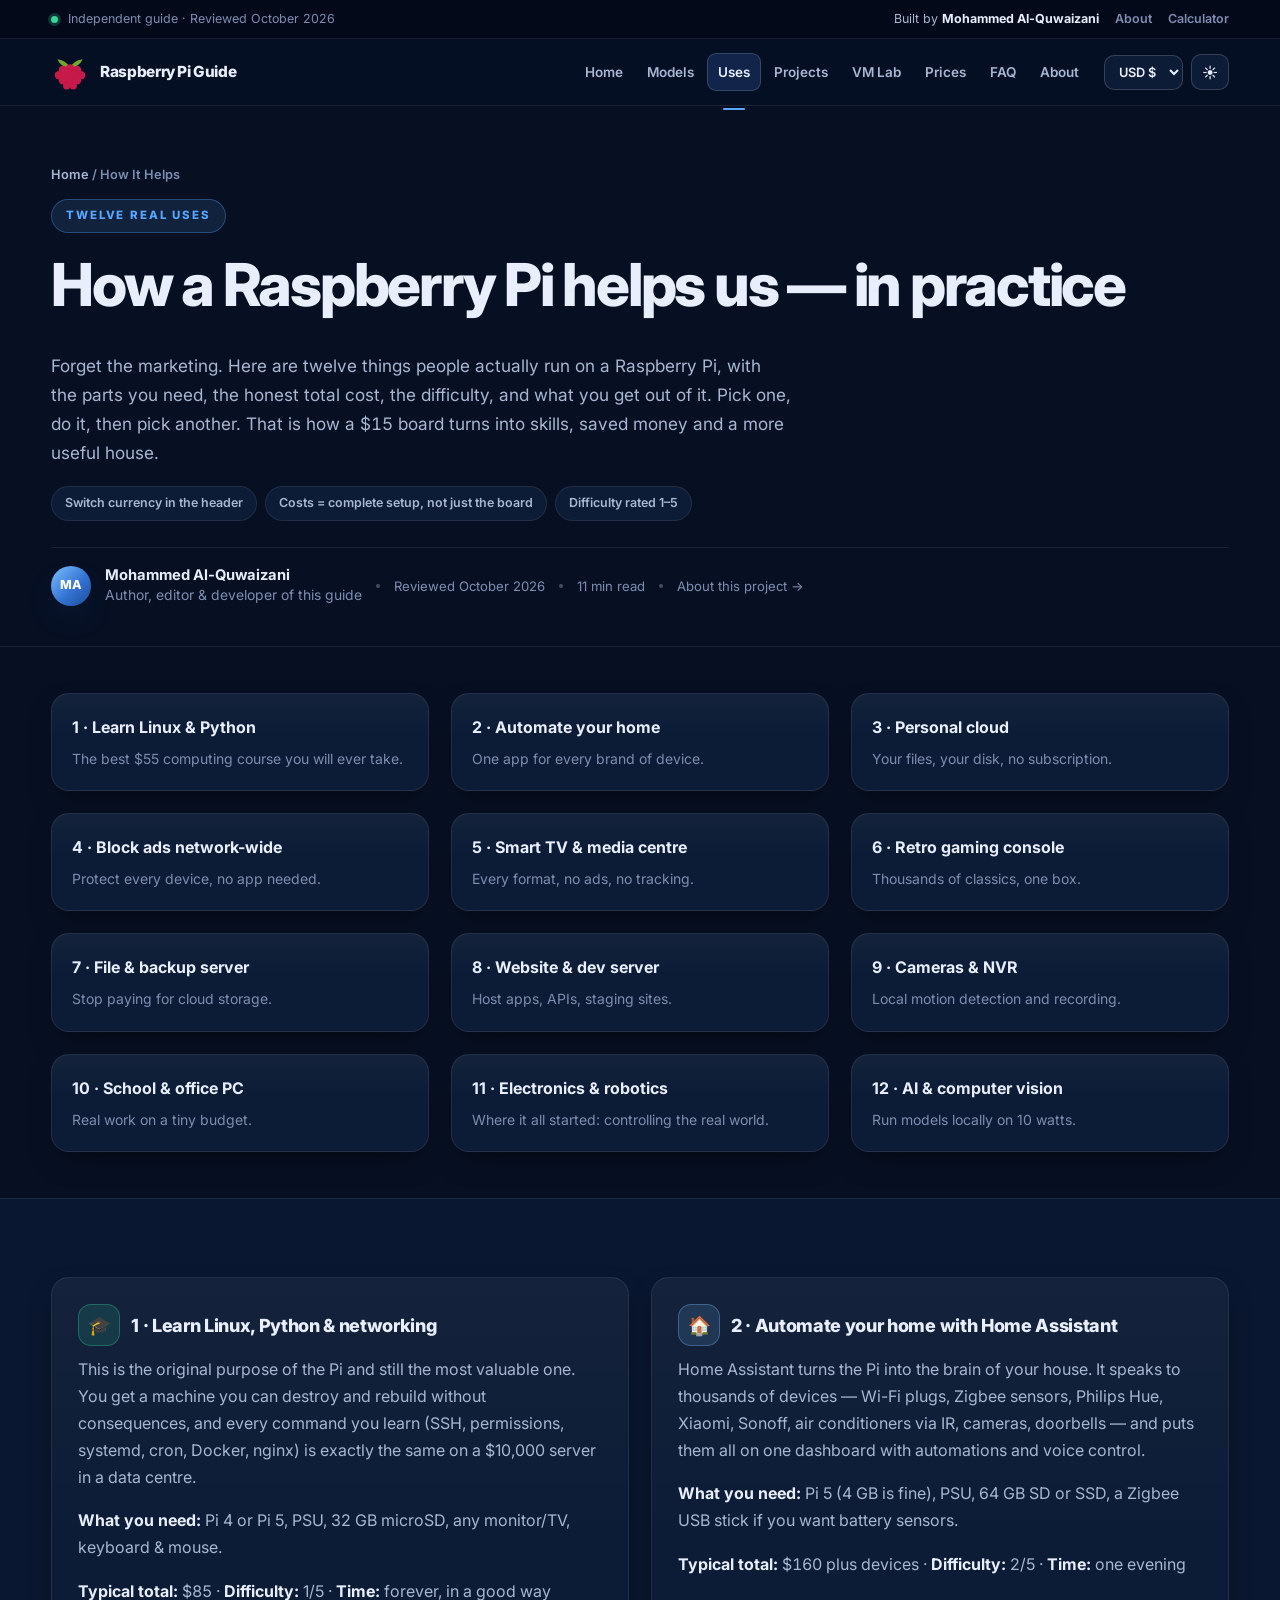
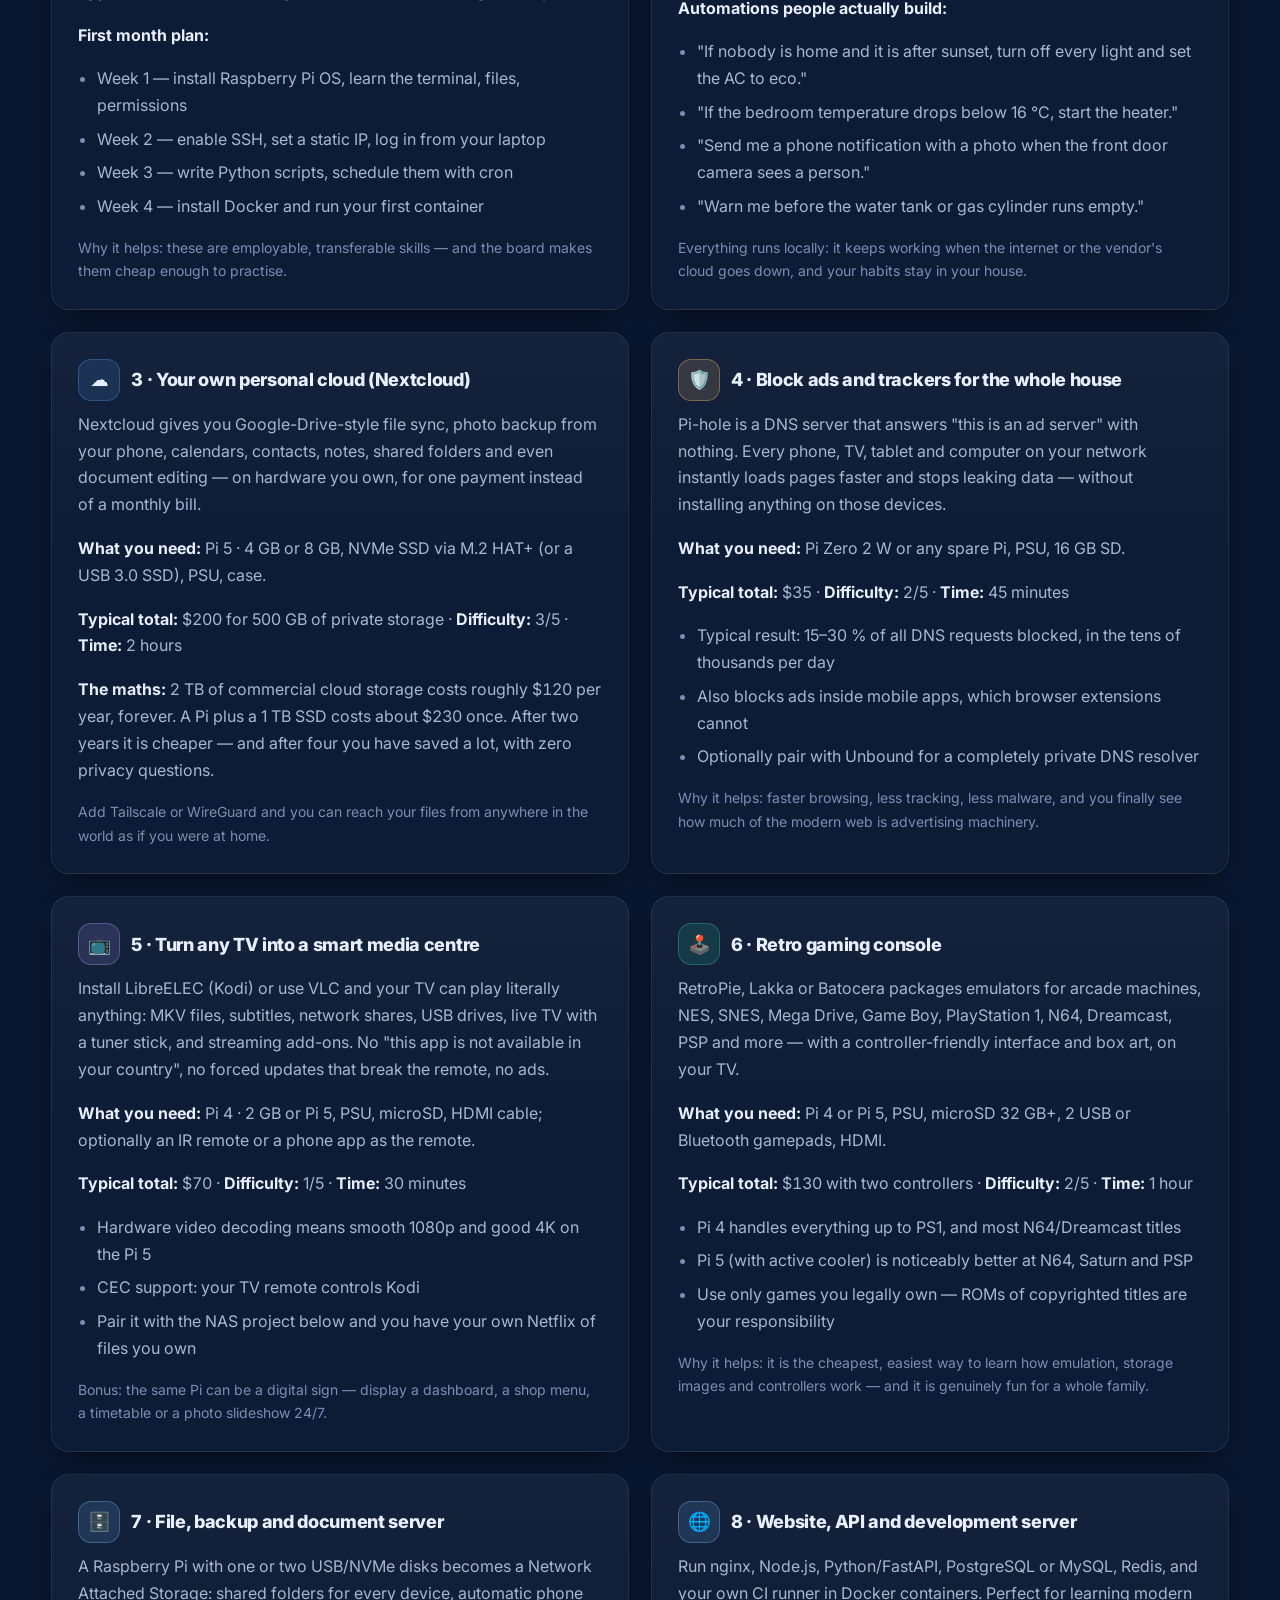
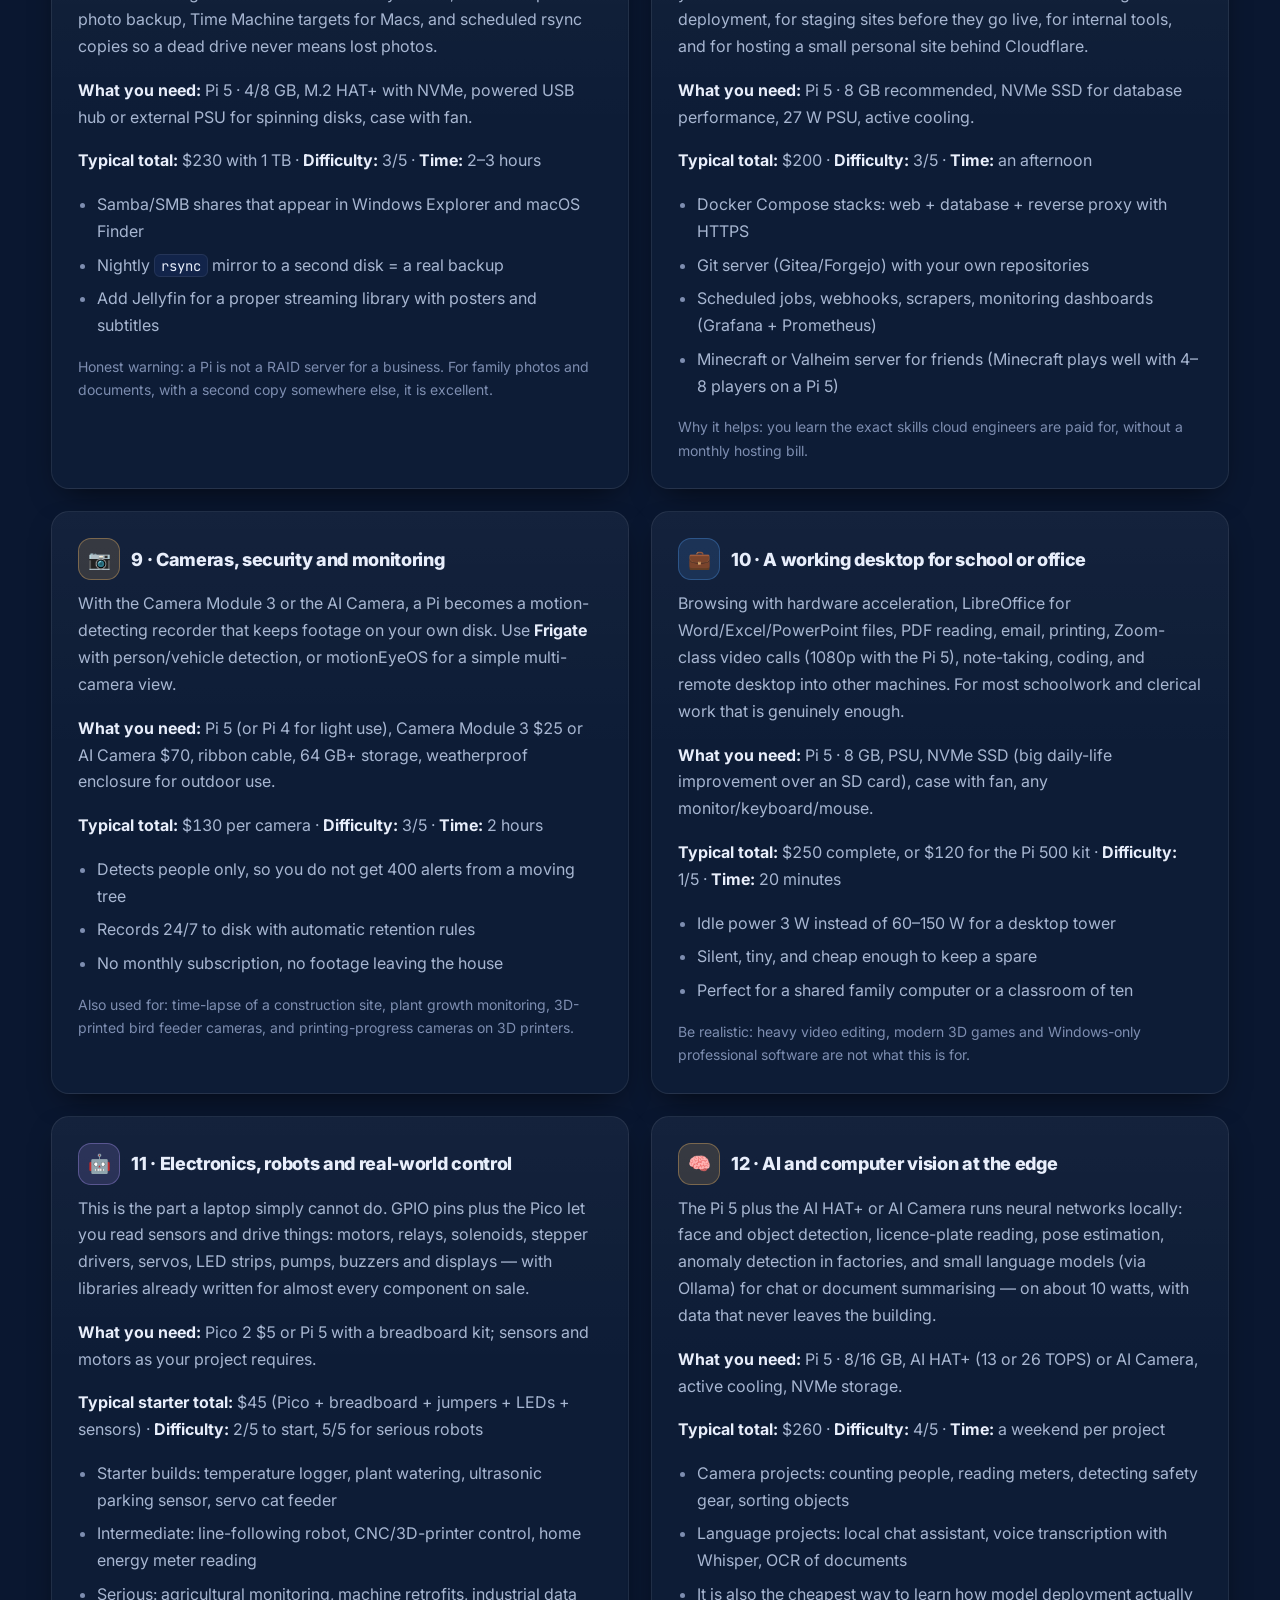
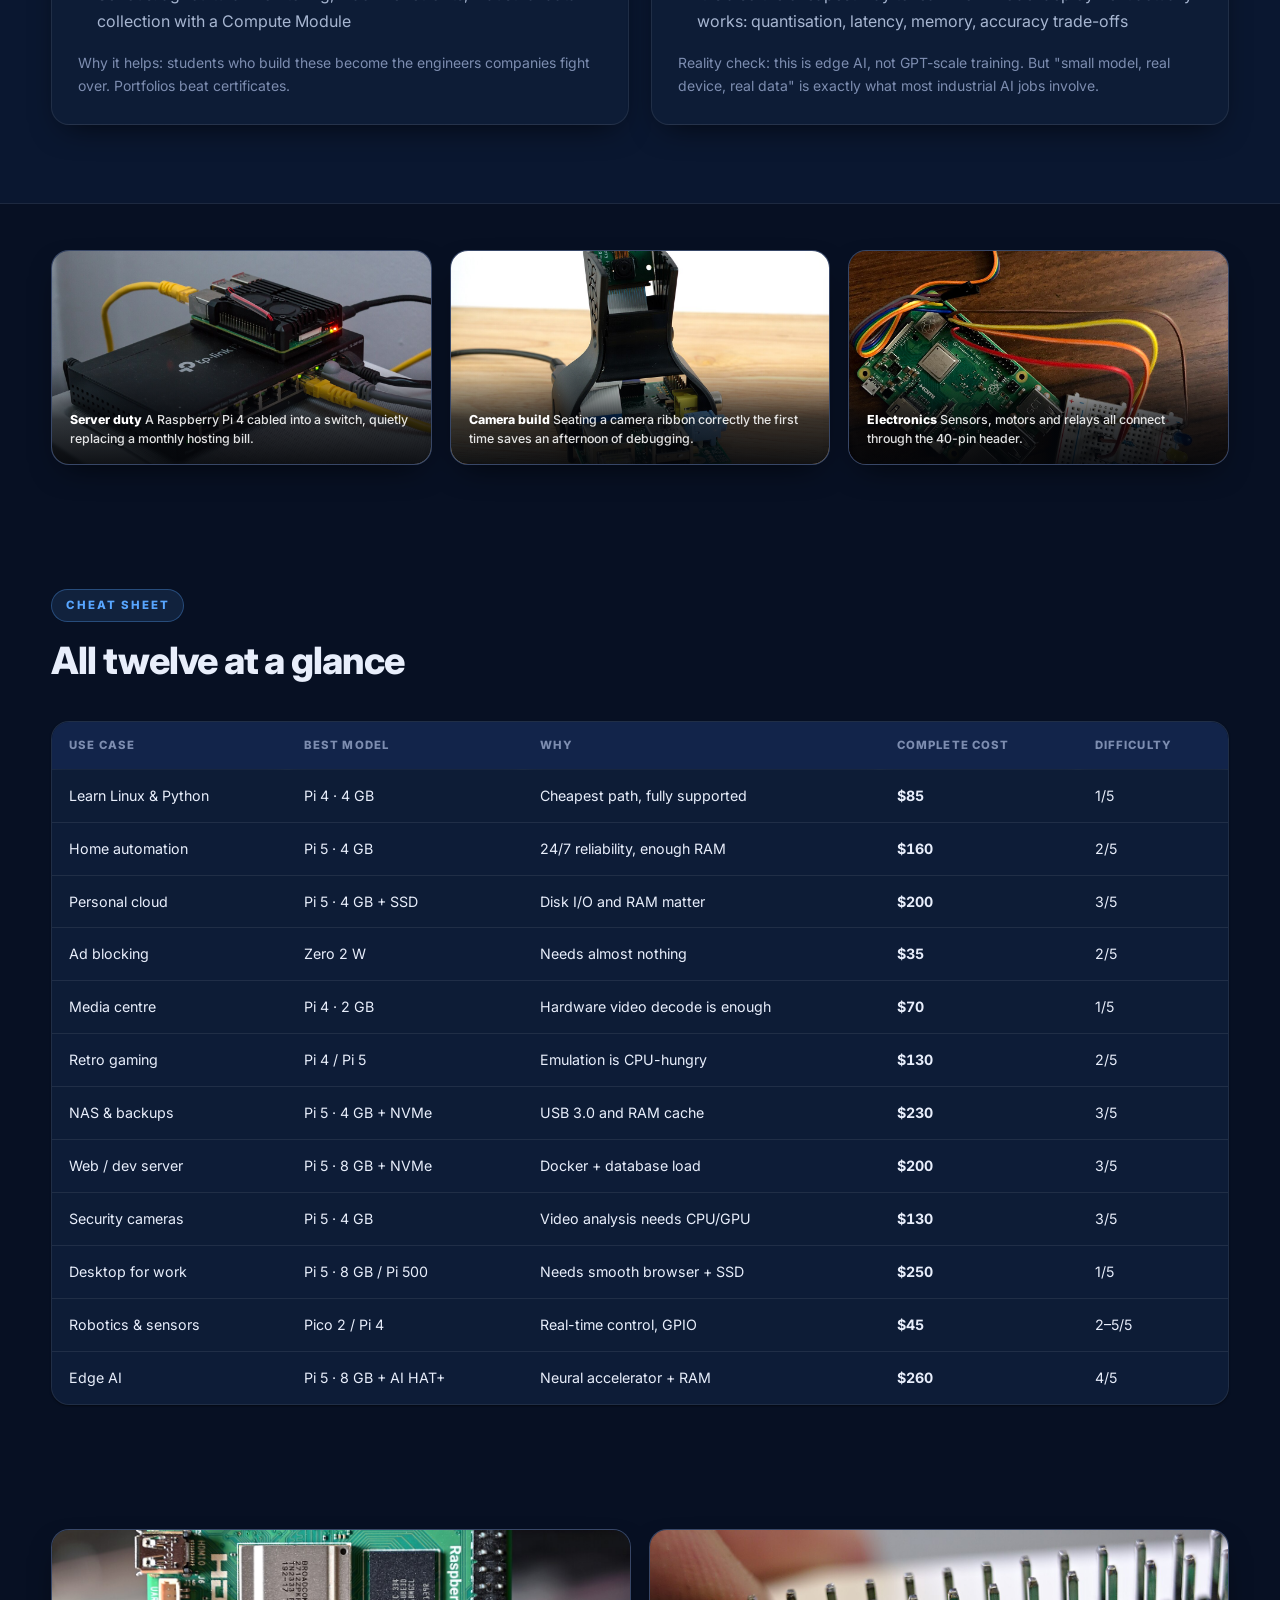
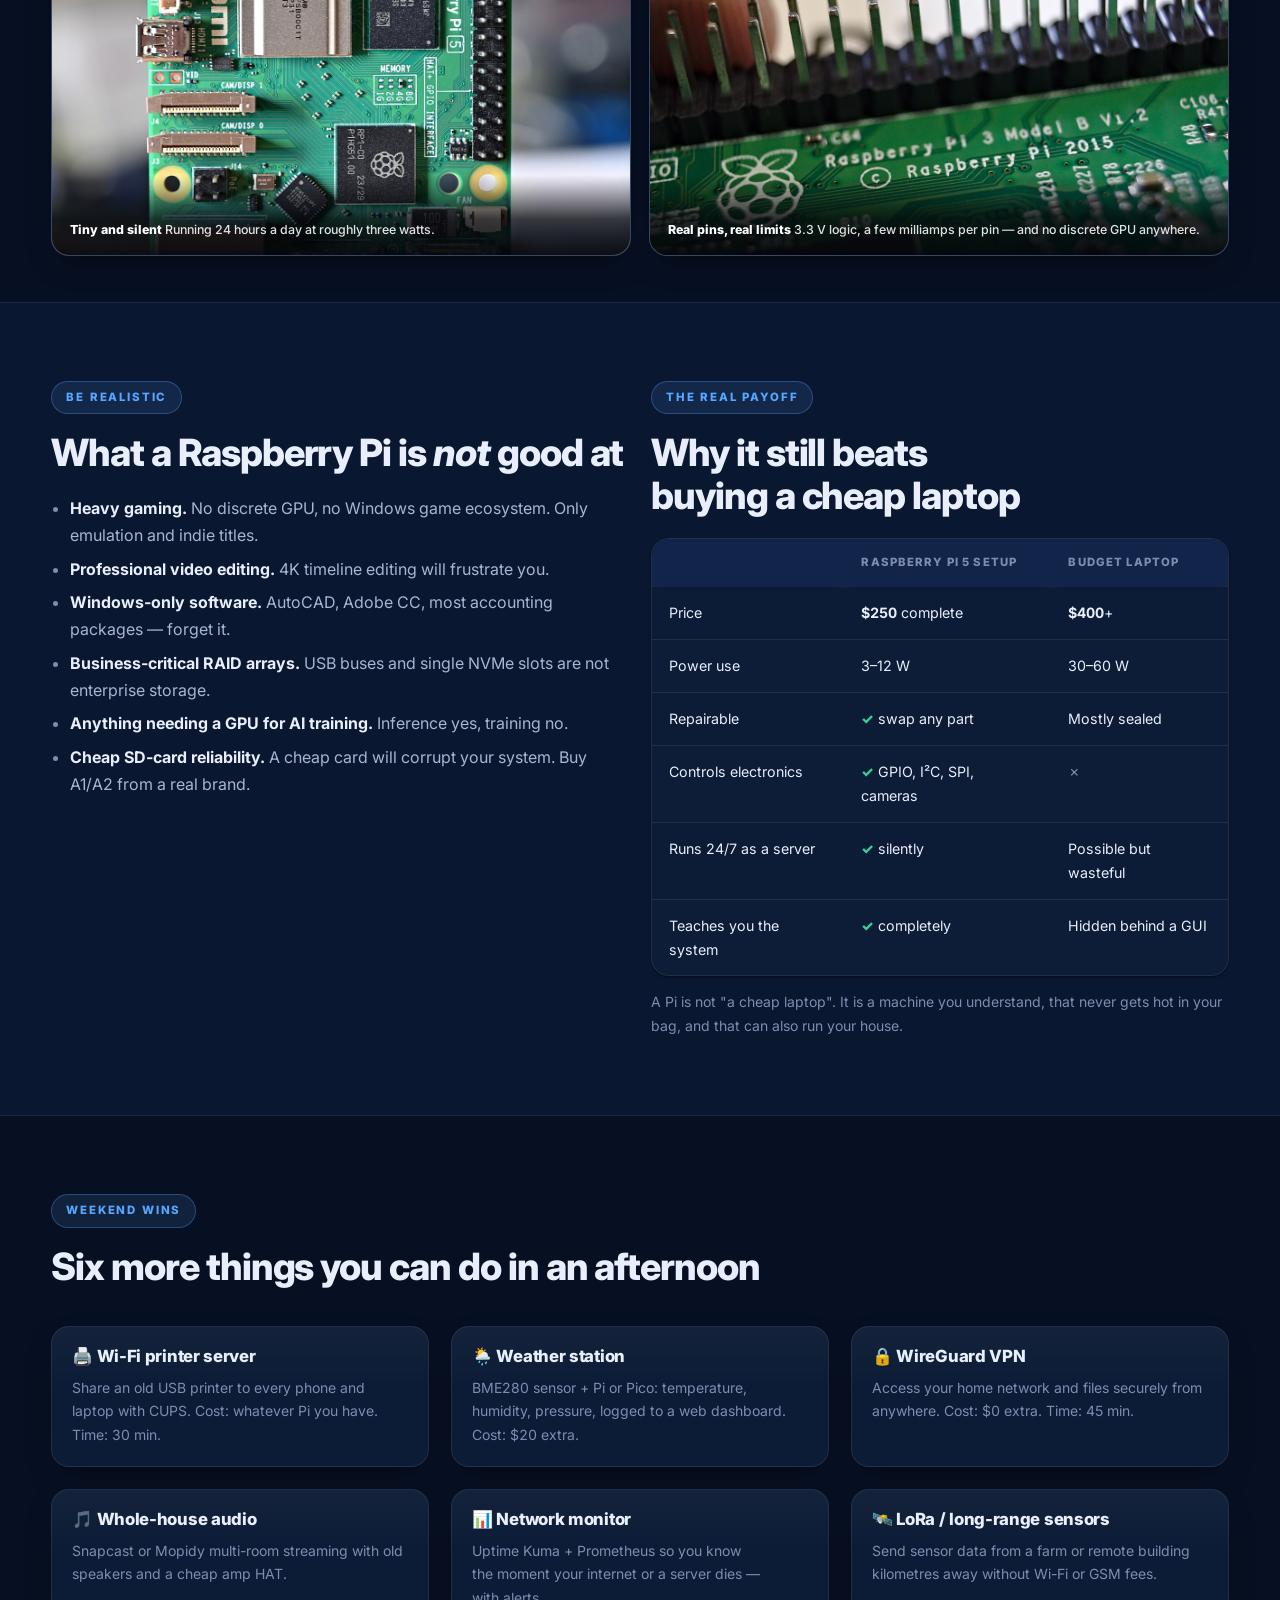
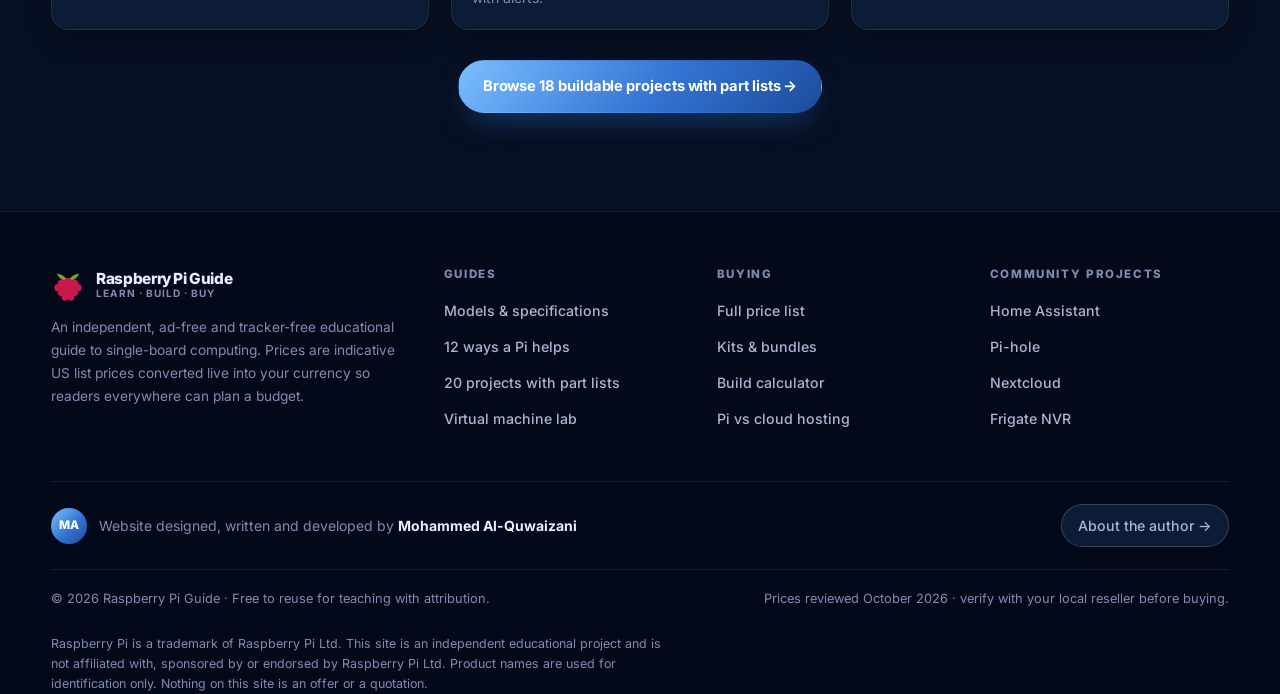
<file: uses.html>
<!DOCTYPE html>
<html lang="en" data-theme="dark">
<head>
<!-- Site designed and built by Mohammed Al-Quwaizani -->
<meta charset="utf-8">
<meta name="viewport" content="width=device-width, initial-scale=1">
<title>12 Ways a Raspberry Pi Helps You — Practical Uses, Costs &amp; Setup — Raspberry Pi Guide</title>
<meta name="description" content="Twelve real uses for a Raspberry Pi with the hardware you need, the total cost, difficulty and why each one helps: home automation, personal cloud, ad blocking, media centre, retro gaming, NAS, cameras, AI and more.">
<meta name="author" content="Mohammed Al-Quwaizani">
<meta name="robots" content="index, follow">
<meta name="theme-color" content="#071023">
<meta name="application-name" content="Raspberry Pi Guide">
<meta property="og:type" content="website">
<meta property="og:site_name" content="Raspberry Pi Guide">
<meta property="og:title" content="12 Ways a Raspberry Pi Helps You — Practical Uses, Costs &amp; Setup — Raspberry Pi Guide">
<meta property="og:description" content="Twelve real uses for a Raspberry Pi with the hardware you need, the total cost, difficulty and why each one helps: home automation, personal cloud, ad blocking, media centre, retro gaming, NAS, cameras, AI and more.">
<meta property="og:locale" content="en">
<meta name="twitter:card" content="summary">
<meta name="twitter:title" content="12 Ways a Raspberry Pi Helps You — Practical Uses, Costs &amp; Setup — Raspberry Pi Guide">
<meta name="twitter:description" content="Twelve real uses for a Raspberry Pi with the hardware you need, the total cost, difficulty and why each one helps: home automation, personal cloud, ad blocking, media centre, retro gaming, NAS, cameras, AI and more.">
<meta name="twitter:creator" content="Mohammed Al-Quwaizani">
<link rel="preconnect" href="https://fonts.googleapis.com">
<link rel="preconnect" href="https://fonts.gstatic.com" crossorigin>
<link rel="stylesheet" href="https://fonts.googleapis.com/css2?family=Inter:wght@400;500;600;700;800;900&amp;family=JetBrains+Mono:wght@400;500;700&amp;display=swap">
<link rel="stylesheet" href="styles.css">
<link rel="icon" type="image/svg+xml" href="img/favicon.svg">
<link rel="apple-touch-icon" href="img/favicon.svg">
<script type="application/ld+json">{"@context": "https://schema.org", "@type": "WebPage", "name": "12 Ways a Raspberry Pi Helps You \u2014 Practical Uses, Costs &amp; Setup \u2014 Raspberry Pi Guide", "description": "Twelve real uses for a Raspberry Pi with the hardware you need, the total cost, difficulty and why each one helps: home automation, personal cloud, ad blocking, media centre, retro gaming, NAS, cameras, AI and more.", "inLanguage": "en", "author": {"@type": "Person", "name": "Mohammed Al-Quwaizani", "jobTitle": "Author and web developer"}, "creator": {"@type": "Person", "name": "Mohammed Al-Quwaizani", "jobTitle": "Author and web developer"}, "isAccessibleForFree": true, "isPartOf": {"@type": "WebSite", "name": "Raspberry Pi Guide", "author": {"@type": "Person", "name": "Mohammed Al-Quwaizani", "jobTitle": "Author and web developer"}}}</script>
</head>
<body>

<a class="skip-link" href="#main">Skip to content</a>

<div class="topbar">
  <div class="container">
    <div class="topbar-left">
      <span class="live-dot" aria-hidden="true"></span>
      <span class="hide-sm">Independent guide &middot; Reviewed October 2026</span>
    </div>
    <div class="topbar-links">
      <span class="who">Built by <b>Mohammed Al-Quwaizani</b></span>
      <a class="hide-sm" href="about.html">About</a>
      <a class="hide-sm" href="pricing.html#calculator">Calculator</a>
    </div>
  </div>
</div>

<header class="site-header">
  <div class="container nav">
    <a class="brand" href="index.html" aria-label="Raspberry Pi Guide — home">
      <span class="brand-mark"><img src="img/raspberry-pi-mark.svg" alt="" width="34" height="34" decoding="async"></span>
      <span class="brand-text"><b>Raspberry Pi Guide</b><small>Learn &middot; Build &middot; Buy</small></span>
    </a>
    <nav class="nav-links" id="primary-nav" aria-label="Main navigation">
      <a href="index.html">Home</a>
      <a href="models.html">Models</a>
      <a href="uses.html" class="active" aria-current="page">Uses</a>
      <a href="projects.html">Projects</a>
      <a href="vm.html">VM Lab</a>
      <a href="pricing.html">Prices</a>
      <a href="faq.html">FAQ</a>
      <a href="about.html">About</a>
    </nav>
    <div class="nav-tools">
      <select class="mini" data-currency-select aria-label="Choose currency"></select>
      <button class="mini" id="themeToggle" data-theme-toggle type="button" aria-label="Toggle theme">&#9728;&#65039;</button>
      <button class="nav-toggle" data-nav-toggle type="button" aria-label="Open menu" aria-expanded="false" aria-controls="primary-nav">&#9776;</button>
    </div>
  </div>
</header>
<div class="nav-overlay" data-open="false"></div>

<main id="main">

<section class="page-head">
  <div class="container">
    <div class="crumb"><a href="index.html">Home</a> / How It Helps</div>
    <span class="eyebrow">Twelve real uses</span>
    <h1>How a Raspberry Pi helps us — in practice</h1>
    <p class="lead">
      Forget the marketing. Here are twelve things people actually run on a Raspberry Pi,
      with the parts you need, the honest total cost, the difficulty, and what you get out of
      it. Pick one, do it, then pick another. That is how a <span data-usd="15">$15</span>
      board turns into skills, saved money and a more useful house.
    </p>
    <div class="chips" style="margin-top:18px">
      <span class="chip">Switch currency in the header</span>
      <span class="chip">Costs = complete setup, not just the board</span>
      <span class="chip">Difficulty rated 1–5</span>
    </div>
  </div>
</section>

<!-- ============ INDEX ============ -->
<section class="section section--tight">
  <div class="container">
    <div class="grid grid-3">
      <a class="card card--pad-sm reveal" href="#linux" style="text-decoration:none"><strong>1 · Learn Linux &amp; Python</strong><p class="muted" style="margin:6px 0 0">The best $55 computing course you will ever take.</p></a>
      <a class="card card--pad-sm reveal" href="#home" style="text-decoration:none"><strong>2 · Automate your home</strong><p class="muted" style="margin:6px 0 0">One app for every brand of device.</p></a>
      <a class="card card--pad-sm reveal" href="#cloud" style="text-decoration:none"><strong>3 · Personal cloud</strong><p class="muted" style="margin:6px 0 0">Your files, your disk, no subscription.</p></a>
      <a class="card card--pad-sm reveal" href="#pihole" style="text-decoration:none"><strong>4 · Block ads network-wide</strong><p class="muted" style="margin:6px 0 0">Protect every device, no app needed.</p></a>
      <a class="card card--pad-sm reveal" href="#media" style="text-decoration:none"><strong>5 · Smart TV &amp; media centre</strong><p class="muted" style="margin:6px 0 0">Every format, no ads, no tracking.</p></a>
      <a class="card card--pad-sm reveal" href="#retro" style="text-decoration:none"><strong>6 · Retro gaming console</strong><p class="muted" style="margin:6px 0 0">Thousands of classics, one box.</p></a>
      <a class="card card--pad-sm reveal" href="#nas" style="text-decoration:none"><strong>7 · File &amp; backup server</strong><p class="muted" style="margin:6px 0 0">Stop paying for cloud storage.</p></a>
      <a class="card card--pad-sm reveal" href="#web" style="text-decoration:none"><strong>8 · Website &amp; dev server</strong><p class="muted" style="margin:6px 0 0">Host apps, APIs, staging sites.</p></a>
      <a class="card card--pad-sm reveal" href="#camera" style="text-decoration:none"><strong>9 · Cameras &amp; NVR</strong><p class="muted" style="margin:6px 0 0">Local motion detection and recording.</p></a>
      <a class="card card--pad-sm reveal" href="#office" style="text-decoration:none"><strong>10 · School &amp; office PC</strong><p class="muted" style="margin:6px 0 0">Real work on a tiny budget.</p></a>
      <a class="card card--pad-sm reveal" href="#robotics" style="text-decoration:none"><strong>11 · Electronics &amp; robotics</strong><p class="muted" style="margin:6px 0 0">Where it all started: controlling the real world.</p></a>
      <a class="card card--pad-sm reveal" href="#ai" style="text-decoration:none"><strong>12 · AI &amp; computer vision</strong><p class="muted" style="margin:6px 0 0">Run models locally on 10 watts.</p></a>
    </div>
  </div>
</section>

<!-- ============ USE CASES ============ -->
<section class="section section--alt">
  <div class="container">
    <div class="grid grid-2">

      <!-- 1 -->
      <article class="card reveal" id="linux">
        <h3><span class="icon icon--green">🎓</span> 1 · Learn Linux, Python &amp; networking</h3>
        <p>This is the original purpose of the Pi and still the most valuable one. You get a machine you can destroy and rebuild without consequences, and every command you learn (SSH, permissions, systemd, cron, Docker, nginx) is exactly the same on a $10,000 server in a data centre.</p>
        <p><strong>What you need:</strong> Pi 4 or Pi 5, PSU, 32 GB microSD, any monitor/TV, keyboard &amp; mouse.</p>
        <p><strong>Typical total:</strong> <span data-usd="85"></span> · <strong>Difficulty:</strong> 1/5 · <strong>Time:</strong> forever, in a good way</p>
        <p><strong>First month plan:</strong></p>
        <ul>
          <li>Week 1 — install Raspberry Pi OS, learn the terminal, files, permissions</li>
          <li>Week 2 — enable SSH, set a static IP, log in from your laptop</li>
          <li>Week 3 — write Python scripts, schedule them with cron</li>
          <li>Week 4 — install Docker and run your first container</li>
        </ul>
        <p class="muted">Why it helps: these are employable, transferable skills — and the board makes them cheap enough to practise.</p>
      </article>

      <!-- 2 -->
      <article class="card reveal" id="home">
        <h3><span class="icon icon--blue">🏠</span> 2 · Automate your home with Home Assistant</h3>
        <p>Home Assistant turns the Pi into the brain of your house. It speaks to thousands of devices — Wi-Fi plugs, Zigbee sensors, Philips Hue, Xiaomi, Sonoff, air conditioners via IR, cameras, doorbells — and puts them all on one dashboard with automations and voice control.</p>
        <p><strong>What you need:</strong> Pi 5 (4 GB is fine), PSU, 64 GB SD or SSD, a Zigbee USB stick if you want battery sensors.</p>
        <p><strong>Typical total:</strong> <span data-usd="160"></span> plus devices · <strong>Difficulty:</strong> 2/5 · <strong>Time:</strong> one evening</p>
        <p><strong>Automations people actually build:</strong></p>
        <ul>
          <li>"If nobody is home and it is after sunset, turn off every light and set the AC to eco."</li>
          <li>"If the bedroom temperature drops below 16 °C, start the heater."</li>
          <li>"Send me a phone notification with a photo when the front door camera sees a person."</li>
          <li>"Warn me before the water tank or gas cylinder runs empty."</li>
        </ul>
        <p class="muted">Everything runs locally: it keeps working when the internet or the vendor's cloud goes down, and your habits stay in your house.</p>
      </article>

      <!-- 3 -->
      <article class="card reveal" id="cloud">
        <h3><span class="icon">☁️</span> 3 · Your own personal cloud (Nextcloud)</h3>
        <p>Nextcloud gives you Google-Drive-style file sync, photo backup from your phone, calendars, contacts, notes, shared folders and even document editing — on hardware you own, for one payment instead of a monthly bill.</p>
        <p><strong>What you need:</strong> Pi 5 · 4 GB or 8 GB, NVMe SSD via M.2 HAT+ (or a USB 3.0 SSD), PSU, case.</p>
        <p><strong>Typical total:</strong> <span data-usd="200"></span> for 500 GB of private storage · <strong>Difficulty:</strong> 3/5 · <strong>Time:</strong> 2 hours</p>
        <p><strong>The maths:</strong> 2 TB of commercial cloud storage costs roughly <span data-usd="120">$120</span> per year, forever. A Pi plus a 1 TB SSD costs about <span data-usd="230"></span> once. After two years it is cheaper — and after four you have saved a lot, with zero privacy questions.</p>
        <p class="muted">Add Tailscale or WireGuard and you can reach your files from anywhere in the world as if you were at home.</p>
      </article>

      <!-- 4 -->
      <article class="card reveal" id="pihole">
        <h3><span class="icon icon--amber">🛡️</span> 4 · Block ads and trackers for the whole house</h3>
        <p>Pi-hole is a DNS server that answers "this is an ad server" with nothing. Every phone, TV, tablet and computer on your network instantly loads pages faster and stops leaking data — without installing anything on those devices.</p>
        <p><strong>What you need:</strong> Pi Zero 2 W or any spare Pi, PSU, 16 GB SD.</p>
        <p><strong>Typical total:</strong> <span data-usd="35"></span> · <strong>Difficulty:</strong> 2/5 · <strong>Time:</strong> 45 minutes</p>
        <ul>
          <li>Typical result: 15–30 % of all DNS requests blocked, in the tens of thousands per day</li>
          <li>Also blocks ads inside mobile apps, which browser extensions cannot</li>
          <li>Optionally pair with Unbound for a completely private DNS resolver</li>
        </ul>
        <p class="muted">Why it helps: faster browsing, less tracking, less malware, and you finally see how much of the modern web is advertising machinery.</p>
      </article>

      <!-- 5 -->
      <article class="card reveal" id="media">
        <h3><span class="icon icon--violet">📺</span> 5 · Turn any TV into a smart media centre</h3>
        <p>Install LibreELEC (Kodi) or use VLC and your TV can play literally anything: MKV files, subtitles, network shares, USB drives, live TV with a tuner stick, and streaming add-ons. No "this app is not available in your country", no forced updates that break the remote, no ads.</p>
        <p><strong>What you need:</strong> Pi 4 · 2 GB or Pi 5, PSU, microSD, HDMI cable; optionally an IR remote or a phone app as the remote.</p>
        <p><strong>Typical total:</strong> <span data-usd="70"></span> · <strong>Difficulty:</strong> 1/5 · <strong>Time:</strong> 30 minutes</p>
        <ul>
          <li>Hardware video decoding means smooth 1080p and good 4K on the Pi 5</li>
          <li>CEC support: your TV remote controls Kodi</li>
          <li>Pair it with the NAS project below and you have your own Netflix of files you own</li>
        </ul>
        <p class="muted">Bonus: the same Pi can be a digital sign — display a dashboard, a shop menu, a timetable or a photo slideshow 24/7.</p>
      </article>

      <!-- 6 -->
      <article class="card reveal" id="retro">
        <h3><span class="icon icon--green">🕹️</span> 6 · Retro gaming console</h3>
        <p>RetroPie, Lakka or Batocera packages emulators for arcade machines, NES, SNES, Mega Drive, Game Boy, PlayStation 1, N64, Dreamcast, PSP and more — with a controller-friendly interface and box art, on your TV.</p>
        <p><strong>What you need:</strong> Pi 4 or Pi 5, PSU, microSD 32 GB+, 2 USB or Bluetooth gamepads, HDMI.</p>
        <p><strong>Typical total:</strong> <span data-usd="130"></span> with two controllers · <strong>Difficulty:</strong> 2/5 · <strong>Time:</strong> 1 hour</p>
        <ul>
          <li>Pi 4 handles everything up to PS1, and most N64/Dreamcast titles</li>
          <li>Pi 5 (with active cooler) is noticeably better at N64, Saturn and PSP</li>
          <li>Use only games you legally own — ROMs of copyrighted titles are your responsibility</li>
        </ul>
        <p class="muted">Why it helps: it is the cheapest, easiest way to learn how emulation, storage images and controllers work — and it is genuinely fun for a whole family.</p>
      </article>

      <!-- 7 -->
      <article class="card reveal" id="nas">
        <h3><span class="icon icon--blue">🗄️</span> 7 · File, backup and document server</h3>
        <p>A Raspberry Pi with one or two USB/NVMe disks becomes a Network Attached Storage: shared folders for every device, automatic phone photo backup, Time Machine targets for Macs, and scheduled rsync copies so a dead drive never means lost photos.</p>
        <p><strong>What you need:</strong> Pi 5 · 4/8 GB, M.2 HAT+ with NVMe, powered USB hub or external PSU for spinning disks, case with fan.</p>
        <p><strong>Typical total:</strong> <span data-usd="230"></span> with 1 TB · <strong>Difficulty:</strong> 3/5 · <strong>Time:</strong> 2–3 hours</p>
        <ul>
          <li>Samba/SMB shares that appear in Windows Explorer and macOS Finder</li>
          <li>Nightly <code>rsync</code> mirror to a second disk = a real backup</li>
          <li>Add Jellyfin for a proper streaming library with posters and subtitles</li>
        </ul>
        <p class="muted">Honest warning: a Pi is not a RAID server for a business. For family photos and documents, with a second copy somewhere else, it is excellent.</p>
      </article>

      <!-- 8 -->
      <article class="card reveal" id="web">
        <h3><span class="icon icon--blue">🌐</span> 8 · Website, API and development server</h3>
        <p>Run nginx, Node.js, Python/FastAPI, PostgreSQL or MySQL, Redis, and your own CI runner in Docker containers. Perfect for learning modern deployment, for staging sites before they go live, for internal tools, and for hosting a small personal site behind Cloudflare.</p>
        <p><strong>What you need:</strong> Pi 5 · 8 GB recommended, NVMe SSD for database performance, 27 W PSU, active cooling.</p>
        <p><strong>Typical total:</strong> <span data-usd="200"></span> · <strong>Difficulty:</strong> 3/5 · <strong>Time:</strong> an afternoon</p>
        <ul>
          <li>Docker Compose stacks: web + database + reverse proxy with HTTPS</li>
          <li>Git server (Gitea/Forgejo) with your own repositories</li>
          <li>Scheduled jobs, webhooks, scrapers, monitoring dashboards (Grafana + Prometheus)</li>
          <li>Minecraft or Valheim server for friends (Minecraft plays well with 4–8 players on a Pi 5)</li>
        </ul>
        <p class="muted">Why it helps: you learn the exact skills cloud engineers are paid for, without a monthly hosting bill.</p>
      </article>

      <!-- 9 -->
      <article class="card reveal" id="camera">
        <h3><span class="icon icon--amber">📷</span> 9 · Cameras, security and monitoring</h3>
        <p>With the Camera Module 3 or the AI Camera, a Pi becomes a motion-detecting recorder that keeps footage on your own disk. Use <strong>Frigate</strong> with person/vehicle detection, or motionEyeOS for a simple multi-camera view.</p>
        <p><strong>What you need:</strong> Pi 5 (or Pi 4 for light use), Camera Module 3 <span data-usd="25">$25</span> or AI Camera <span data-usd="70">$70</span>, ribbon cable, 64 GB+ storage, weatherproof enclosure for outdoor use.</p>
        <p><strong>Typical total:</strong> <span data-usd="130"></span> per camera · <strong>Difficulty:</strong> 3/5 · <strong>Time:</strong> 2 hours</p>
        <ul>
          <li>Detects people only, so you do not get 400 alerts from a moving tree</li>
          <li>Records 24/7 to disk with automatic retention rules</li>
          <li>No monthly subscription, no footage leaving the house</li>
        </ul>
        <p class="muted">Also used for: time-lapse of a construction site, plant growth monitoring, 3D-printed bird feeder cameras, and printing-progress cameras on 3D printers.</p>
      </article>

      <!-- 10 -->
      <article class="card reveal" id="office">
        <h3><span class="icon">💼</span> 10 · A working desktop for school or office</h3>
        <p>Browsing with hardware acceleration, LibreOffice for Word/Excel/PowerPoint files, PDF reading, email, printing, Zoom-class video calls (1080p with the Pi 5), note-taking, coding, and remote desktop into other machines. For most schoolwork and clerical work that is genuinely enough.</p>
        <p><strong>What you need:</strong> Pi 5 · 8 GB, PSU, NVMe SSD (big daily-life improvement over an SD card), case with fan, any monitor/keyboard/mouse.</p>
        <p><strong>Typical total:</strong> <span data-usd="250"></span> complete, or <span data-usd="120"></span> for the Pi 500 kit · <strong>Difficulty:</strong> 1/5 · <strong>Time:</strong> 20 minutes</p>
        <ul>
          <li>Idle power 3 W instead of 60–150 W for a desktop tower</li>
          <li>Silent, tiny, and cheap enough to keep a spare</li>
          <li>Perfect for a shared family computer or a classroom of ten</li>
        </ul>
        <p class="muted">Be realistic: heavy video editing, modern 3D games and Windows-only professional software are not what this is for.</p>
      </article>

      <!-- 11 -->
      <article class="card reveal" id="robotics">
        <h3><span class="icon icon--violet">🤖</span> 11 · Electronics, robots and real-world control</h3>
        <p>This is the part a laptop simply cannot do. GPIO pins plus the Pico let you read sensors and drive things: motors, relays, solenoids, stepper drivers, servos, LED strips, pumps, buzzers and displays — with libraries already written for almost every component on sale.</p>
        <p><strong>What you need:</strong> Pico 2 <span data-usd="5">$5</span> or Pi 5 with a breadboard kit; sensors and motors as your project requires.</p>
        <p><strong>Typical starter total:</strong> <span data-usd="45"></span> (Pico + breadboard + jumpers + LEDs + sensors) · <strong>Difficulty:</strong> 2/5 to start, 5/5 for serious robots</p>
        <ul>
          <li>Starter builds: temperature logger, plant watering, ultrasonic parking sensor, servo cat feeder</li>
          <li>Intermediate: line-following robot, CNC/3D-printer control, home energy meter reading</li>
          <li>Serious: agricultural monitoring, machine retrofits, industrial data collection with a Compute Module</li>
        </ul>
        <p class="muted">Why it helps: students who build these become the engineers companies fight over. Portfolios beat certificates.</p>
      </article>

      <!-- 12 -->
      <article class="card reveal" id="ai">
        <h3><span class="icon icon--amber">🧠</span> 12 · AI and computer vision at the edge</h3>
        <p>The Pi 5 plus the AI HAT+ or AI Camera runs neural networks locally: face and object detection, licence-plate reading, pose estimation, anomaly detection in factories, and small language models (via Ollama) for chat or document summarising — on about 10 watts, with data that never leaves the building.</p>
        <p><strong>What you need:</strong> Pi 5 · 8/16 GB, AI HAT+ (13 or 26 TOPS) or AI Camera, active cooling, NVMe storage.</p>
        <p><strong>Typical total:</strong> <span data-usd="260"></span> · <strong>Difficulty:</strong> 4/5 · <strong>Time:</strong> a weekend per project</p>
        <ul>
          <li>Camera projects: counting people, reading meters, detecting safety gear, sorting objects</li>
          <li>Language projects: local chat assistant, voice transcription with Whisper, OCR of documents</li>
          <li>It is also the cheapest way to learn how model deployment actually works: quantisation, latency, memory, accuracy trade-offs</li>
        </ul>
        <p class="muted">Reality check: this is edge AI, not GPT-scale training. But "small model, real device, real data" is exactly what most industrial AI jobs involve.</p>
      </article>

    </div>
  </div>
</section>


<section class="section section--tight" id="photos-uses-1">
  <div class="container">
  <div class="gallery gallery-3">
    <figure class="photo photo--wide reveal" data-lightbox data-credit="RAIL P ( RAIL.PHOTOGRAPHY )" data-license="CC0" data-license-url="http://creativecommons.org/publicdomain/zero/1.0/deed.en" data-source="https://commons.wikimedia.org/wiki/File%3ARaspberry_Pi_4_on_a_network_switch.jpg"><img src="img/pi4-network.jpg" alt="Server duty" width="1280" height="851" loading="lazy" decoding="async"><span class="zoom-hint" aria-hidden="true"></span><figcaption><b>Server duty</b> A Raspberry Pi 4 cabled into a switch, quietly replacing a monthly hosting bill.</figcaption></figure>
    <figure class="photo photo--wide reveal" data-lightbox data-credit="Gareth Halfacree from Bradford, UK" data-license="CC BY-SA 2.0" data-license-url="https://creativecommons.org/licenses/by-sa/2.0" data-source="https://commons.wikimedia.org/wiki/File%3ARaspberry_Pi_Camera_Module_-_Fitted_%2814675164282%29.jpg"><img src="img/camera-fitted.jpg" alt="Camera build" width="1280" height="851" loading="lazy" decoding="async"><span class="zoom-hint" aria-hidden="true"></span><figcaption><b>Camera build</b> Seating a camera ribbon correctly the first time saves an afternoon of debugging.</figcaption></figure>
    <figure class="photo photo--wide reveal" data-lightbox data-credit="Maskaravivek" data-license="CC BY-SA 4.0" data-license-url="https://creativecommons.org/licenses/by-sa/4.0" data-source="https://commons.wikimedia.org/wiki/File%3AGPIO_board_with_Raspberry_Pi.jpg"><img src="img/gpio-breadboard.jpg" alt="Electronics" width="1280" height="1707" loading="lazy" decoding="async"><span class="zoom-hint" aria-hidden="true"></span><figcaption><b>Electronics</b> Sensors, motors and relays all connect through the 40-pin header.</figcaption></figure>
  </div>
  </div>
</section>

<!-- ============ SUMMARY TABLE ============ -->
<section class="section">
  <div class="container">
    <div class="section-head reveal">
      <span class="eyebrow">Cheat sheet</span>
      <h2>All twelve at a glance</h2>
    </div>
    <div class="table-wrap reveal">
      <table>
        <thead><tr><th>Use case</th><th>Best model</th><th>Why</th><th>Complete cost</th><th>Difficulty</th></tr></thead>
        <tbody>
          <tr><td>Learn Linux &amp; Python</td><td>Pi 4 · 4 GB</td><td>Cheapest path, fully supported</td><td data-usd="85"></td><td>1/5</td></tr>
          <tr><td>Home automation</td><td>Pi 5 · 4 GB</td><td>24/7 reliability, enough RAM</td><td data-usd="160"></td><td>2/5</td></tr>
          <tr><td>Personal cloud</td><td>Pi 5 · 4 GB + SSD</td><td>Disk I/O and RAM matter</td><td data-usd="200"></td><td>3/5</td></tr>
          <tr><td>Ad blocking</td><td>Zero 2 W</td><td>Needs almost nothing</td><td data-usd="35"></td><td>2/5</td></tr>
          <tr><td>Media centre</td><td>Pi 4 · 2 GB</td><td>Hardware video decode is enough</td><td data-usd="70"></td><td>1/5</td></tr>
          <tr><td>Retro gaming</td><td>Pi 4 / Pi 5</td><td>Emulation is CPU-hungry</td><td data-usd="130"></td><td>2/5</td></tr>
          <tr><td>NAS &amp; backups</td><td>Pi 5 · 4 GB + NVMe</td><td>USB 3.0 and RAM cache</td><td data-usd="230"></td><td>3/5</td></tr>
          <tr><td>Web / dev server</td><td>Pi 5 · 8 GB + NVMe</td><td>Docker + database load</td><td data-usd="200"></td><td>3/5</td></tr>
          <tr><td>Security cameras</td><td>Pi 5 · 4 GB</td><td>Video analysis needs CPU/GPU</td><td data-usd="130"></td><td>3/5</td></tr>
          <tr><td>Desktop for work</td><td>Pi 5 · 8 GB / Pi 500</td><td>Needs smooth browser + SSD</td><td data-usd="250"></td><td>1/5</td></tr>
          <tr><td>Robotics &amp; sensors</td><td>Pico 2 / Pi 4</td><td>Real-time control, GPIO</td><td data-usd="45"></td><td>2–5/5</td></tr>
          <tr><td>Edge AI</td><td>Pi 5 · 8 GB + AI HAT+</td><td>Neural accelerator + RAM</td><td data-usd="260"></td><td>4/5</td></tr>
        </tbody>
      </table>
    </div>
  </div>
</section>


<section class="section section--tight" id="photos-uses-2">
  <div class="container">
  <div class="gallery gallery-2">
    <figure class="photo photo--wide reveal" data-lightbox data-credit="SimonWaldherr" data-license="CC BY 4.0" data-license-url="https://creativecommons.org/licenses/by/4.0" data-source="https://commons.wikimedia.org/wiki/File%3ARaspberry_Pi_5_%28vertical%29.jpg"><img src="img/pi5-vertical.jpg" alt="Tiny and silent" width="1280" height="1600" loading="lazy" decoding="async"><span class="zoom-hint" aria-hidden="true"></span><figcaption><b>Tiny and silent</b> Running 24 hours a day at roughly three watts.</figcaption></figure>
    <figure class="photo photo--wide reveal" data-lightbox data-credit="Florian Knodt - https://www.flickr.com/photos/adlerweb/" data-license="CC BY 2.0" data-license-url="https://creativecommons.org/licenses/by/2.0" data-source="https://commons.wikimedia.org/wiki/File%3ARaspberry_Pi_3_silkscreen_logo_and_GPIO_header.jpg"><img src="img/gpio-header.jpg" alt="Real pins, real limits" width="1280" height="720" loading="lazy" decoding="async"><span class="zoom-hint" aria-hidden="true"></span><figcaption><b>Real pins, real limits</b> 3.3 V logic, a few milliamps per pin — and no discrete GPU anywhere.</figcaption></figure>
  </div>
  </div>
</section>

<!-- ============ HONEST LIMITS ============ -->
<section class="section section--alt">
  <div class="container">
    <div class="grid grid-2">
      <div class="reveal">
        <span class="eyebrow">Be realistic</span>
        <h2>What a Raspberry Pi is <em>not</em> good at</h2>
        <ul>
          <li><strong>Heavy gaming.</strong> No discrete GPU, no Windows game ecosystem. Only emulation and indie titles.</li>
          <li><strong>Professional video editing.</strong> 4K timeline editing will frustrate you.</li>
          <li><strong>Windows-only software.</strong> AutoCAD, Adobe CC, most accounting packages — forget it.</li>
          <li><strong>Business-critical RAID arrays.</strong> USB buses and single NVMe slots are not enterprise storage.</li>
          <li><strong>Anything needing a GPU for AI training.</strong> Inference yes, training no.</li>
          <li><strong>Cheap SD-card reliability.</strong> A cheap card will corrupt your system. Buy A1/A2 from a real brand.</li>
        </ul>
      </div>
      <div class="reveal">
        <span class="eyebrow">The real payoff</span>
        <h2>Why it still beats buying a cheap laptop</h2>
        <div class="table-wrap">
          <table style="min-width:auto">
            <thead><tr><th>&nbsp;</th><th>Raspberry Pi 5 setup</th><th>Budget laptop</th></tr></thead>
            <tbody>
              <tr><td>Price</td><td><span data-usd="250"></span> complete</td><td><span data-usd="400"></span>+</td></tr>
              <tr><td>Power use</td><td>3–12 W</td><td>30–60 W</td></tr>
              <tr><td>Repairable</td><td><span class="tick">✓</span> swap any part</td><td>Mostly sealed</td></tr>
              <tr><td>Controls electronics</td><td><span class="tick">✓</span> GPIO, I²C, SPI, cameras</td><td><span class="cross">✗</span></td></tr>
              <tr><td>Runs 24/7 as a server</td><td><span class="tick">✓</span> silently</td><td>Possible but wasteful</td></tr>
              <tr><td>Teaches you the system</td><td><span class="tick">✓</span> completely</td><td>Hidden behind a GUI</td></tr>
            </tbody>
          </table>
        </div>
        <p class="muted" style="margin-top:14px">A Pi is not "a cheap laptop". It is a machine you understand, that never gets hot in your bag, and that can also run your house.</p>
      </div>
    </div>
  </div>
</section>

<!-- ============ QUICK WINS ============ -->
<section class="section">
  <div class="container">
    <div class="section-head reveal">
      <span class="eyebrow">Weekend wins</span>
      <h2>Six more things you can do in an afternoon</h2>
    </div>
    <div class="grid grid-3">
      <article class="card card--pad-sm reveal"><h3 style="font-size:1.05rem">🖨️ Wi-Fi printer server</h3><p class="muted">Share an old USB printer to every phone and laptop with CUPS. Cost: whatever Pi you have. Time: 30 min.</p></article>
      <article class="card card--pad-sm reveal"><h3 style="font-size:1.05rem">🌦️ Weather station</h3><p class="muted">BME280 sensor + Pi or Pico: temperature, humidity, pressure, logged to a web dashboard. Cost: <span data-usd="20">$20</span> extra.</p></article>
      <article class="card card--pad-sm reveal"><h3 style="font-size:1.05rem">🔒 WireGuard VPN</h3><p class="muted">Access your home network and files securely from anywhere. Cost: <span data-usd="0">$0</span> extra. Time: 45 min.</p></article>
      <article class="card card--pad-sm reveal"><h3 style="font-size:1.05rem">🎵 Whole-house audio</h3><p class="muted">Snapcast or Mopidy multi-room streaming with old speakers and a cheap amp HAT.</p></article>
      <article class="card card--pad-sm reveal"><h3 style="font-size:1.05rem">📊 Network monitor</h3><p class="muted">Uptime Kuma + Prometheus so you know the moment your internet or a server dies — with alerts.</p></article>
      <article class="card card--pad-sm reveal"><h3 style="font-size:1.05rem">🛰️ LoRa / long-range sensors</h3><p class="muted">Send sensor data from a farm or remote building kilometres away without Wi-Fi or GSM fees.</p></article>
    </div>
    <p class="center" style="margin-top:30px"><a class="btn btn-primary" href="projects.html">Browse 18 buildable projects with part lists →</a></p>
  </div>
</section>

</main>

<footer class="site-footer">
  <div class="container">
    <div class="footer-grid">
      <div>
        <div class="footer-brand">
          <span class="brand-mark"><img src="img/raspberry-pi-mark.svg" alt="" width="34" height="34" decoding="async"></span>
          <span class="brand-text"><b>Raspberry Pi Guide</b><small>Learn &middot; Build &middot; Buy</small></span>
        </div>
        <p class="footer-note">
          An independent, ad-free and tracker-free educational guide to single-board computing.
          Prices are indicative US list prices converted live into your currency so readers
          everywhere can plan a budget.
        </p>
      </div>
      <div>
        <h4>Guides</h4>
        <ul>
          <li><a href="models.html">Models &amp; specifications</a></li>
          <li><a href="uses.html">12 ways a Pi helps</a></li>
          <li><a href="projects.html">20 projects with part lists</a></li>
          <li><a href="vm.html">Virtual machine lab</a></li>
        </ul>
      </div>
      <div>
        <h4>Buying</h4>
        <ul>
          <li><a href="pricing.html">Full price list</a></li>
          <li><a href="pricing.html#kits">Kits &amp; bundles</a></li>
          <li><a href="pricing.html#calculator">Build calculator</a></li>
          <li><a href="pricing.html#cloud">Pi vs cloud hosting</a></li>
        </ul>
      </div>
      <div>
        <h4>Community projects</h4>
        <ul>
          <li><a href="https://www.home-assistant.io/">Home Assistant</a></li>
          <li><a href="https://pi-hole.net/">Pi-hole</a></li>
          <li><a href="https://nextcloud.com/">Nextcloud</a></li>
          <li><a href="https://frigate.video/">Frigate NVR</a></li>
        </ul>
      </div>
    </div>

    <div class="footer-credit">
      <div class="made-by">
        <span class="avatar" aria-hidden="true">MA</span>
        <span>Website designed, written and developed by <b>Mohammed Al-Quwaizani</b></span>
      </div>
      <a class="btn btn-ghost btn-sm" href="about.html">About the author &#8594;</a>
    </div>

    <div class="footer-bottom">
      <span>&copy; <span data-year>2026</span> Raspberry Pi Guide &middot; Free to reuse for teaching with attribution.</span>
      <span>Prices reviewed October 2026 &middot; verify with your local reseller before buying.</span>
    </div>
    <p class="footer-legal">
      Raspberry Pi is a trademark of Raspberry Pi Ltd. This site is an independent educational
      project and is not affiliated with, sponsored by or endorsed by Raspberry Pi Ltd. Product
      names are used for identification only. Nothing on this site is an offer or a quotation.
    </p>
  </div>
</footer>

<script src="script.js"></script>
</body>
</html>
</file>
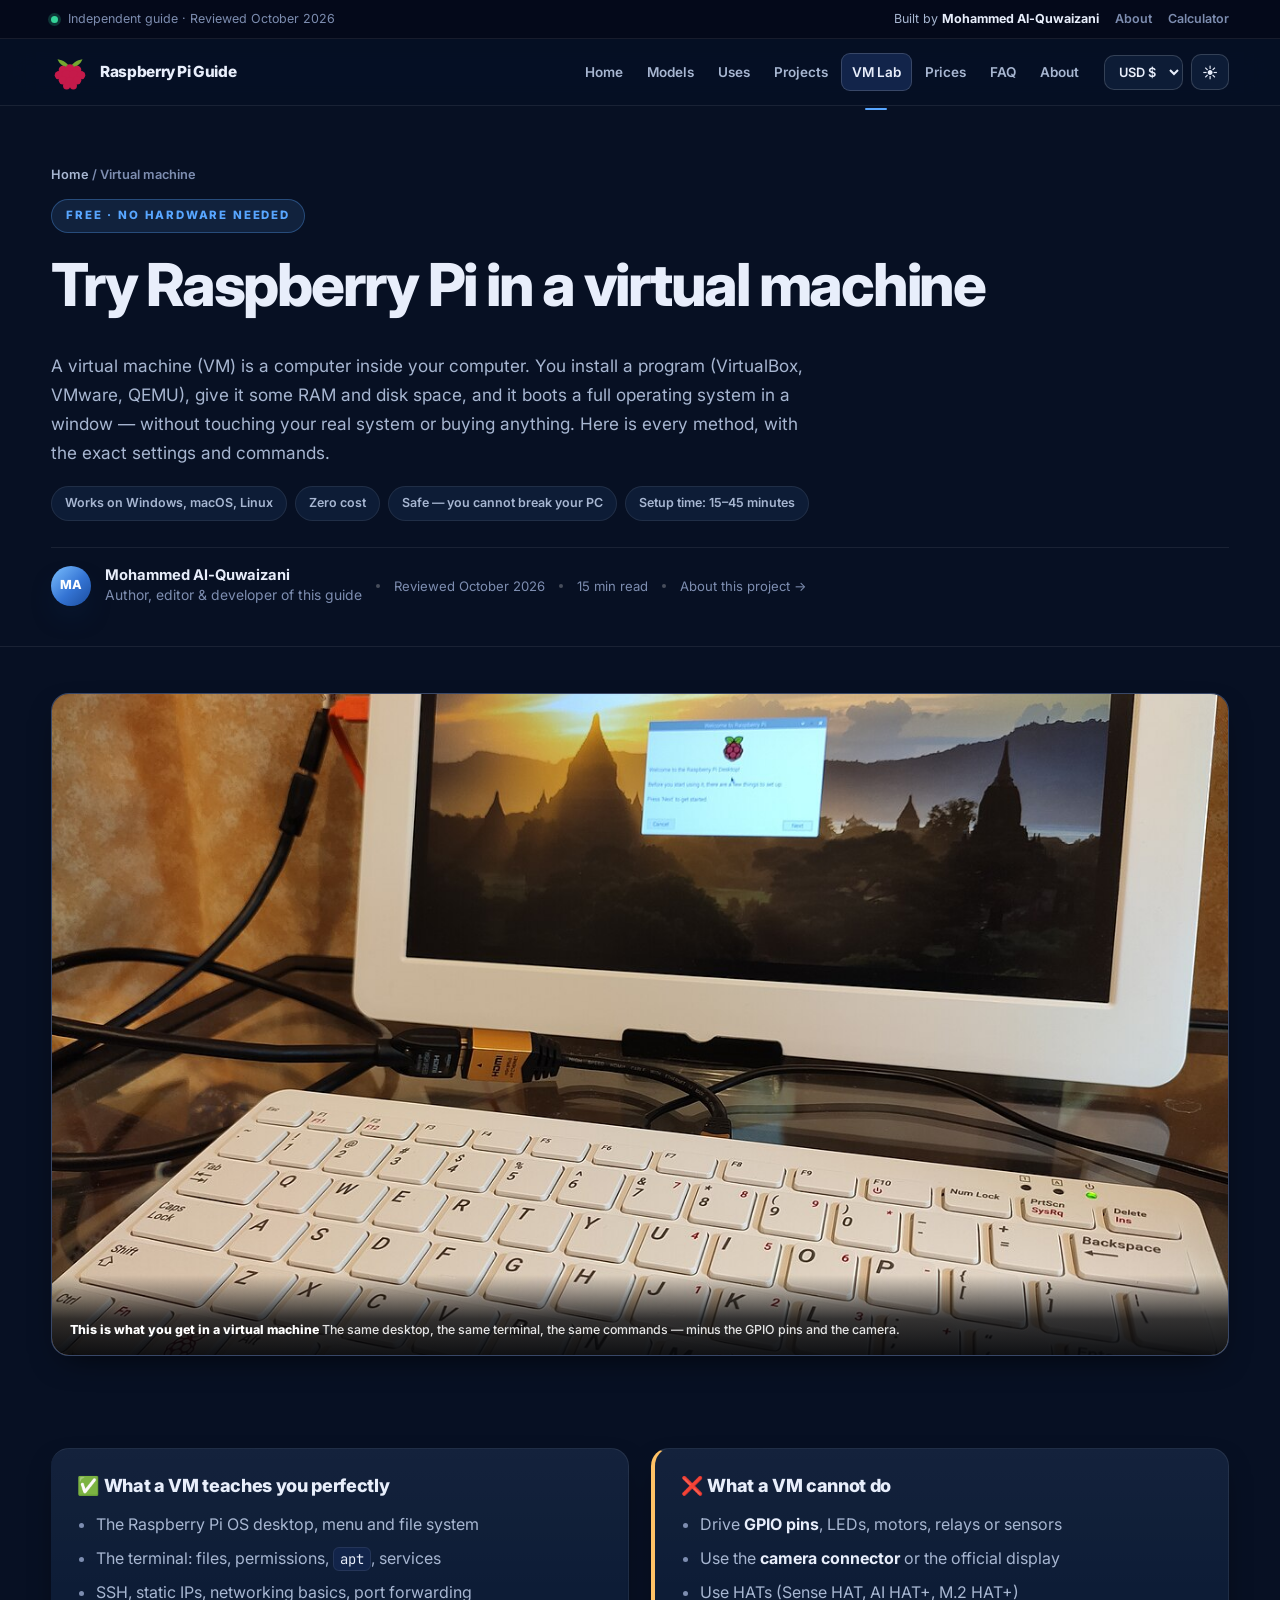
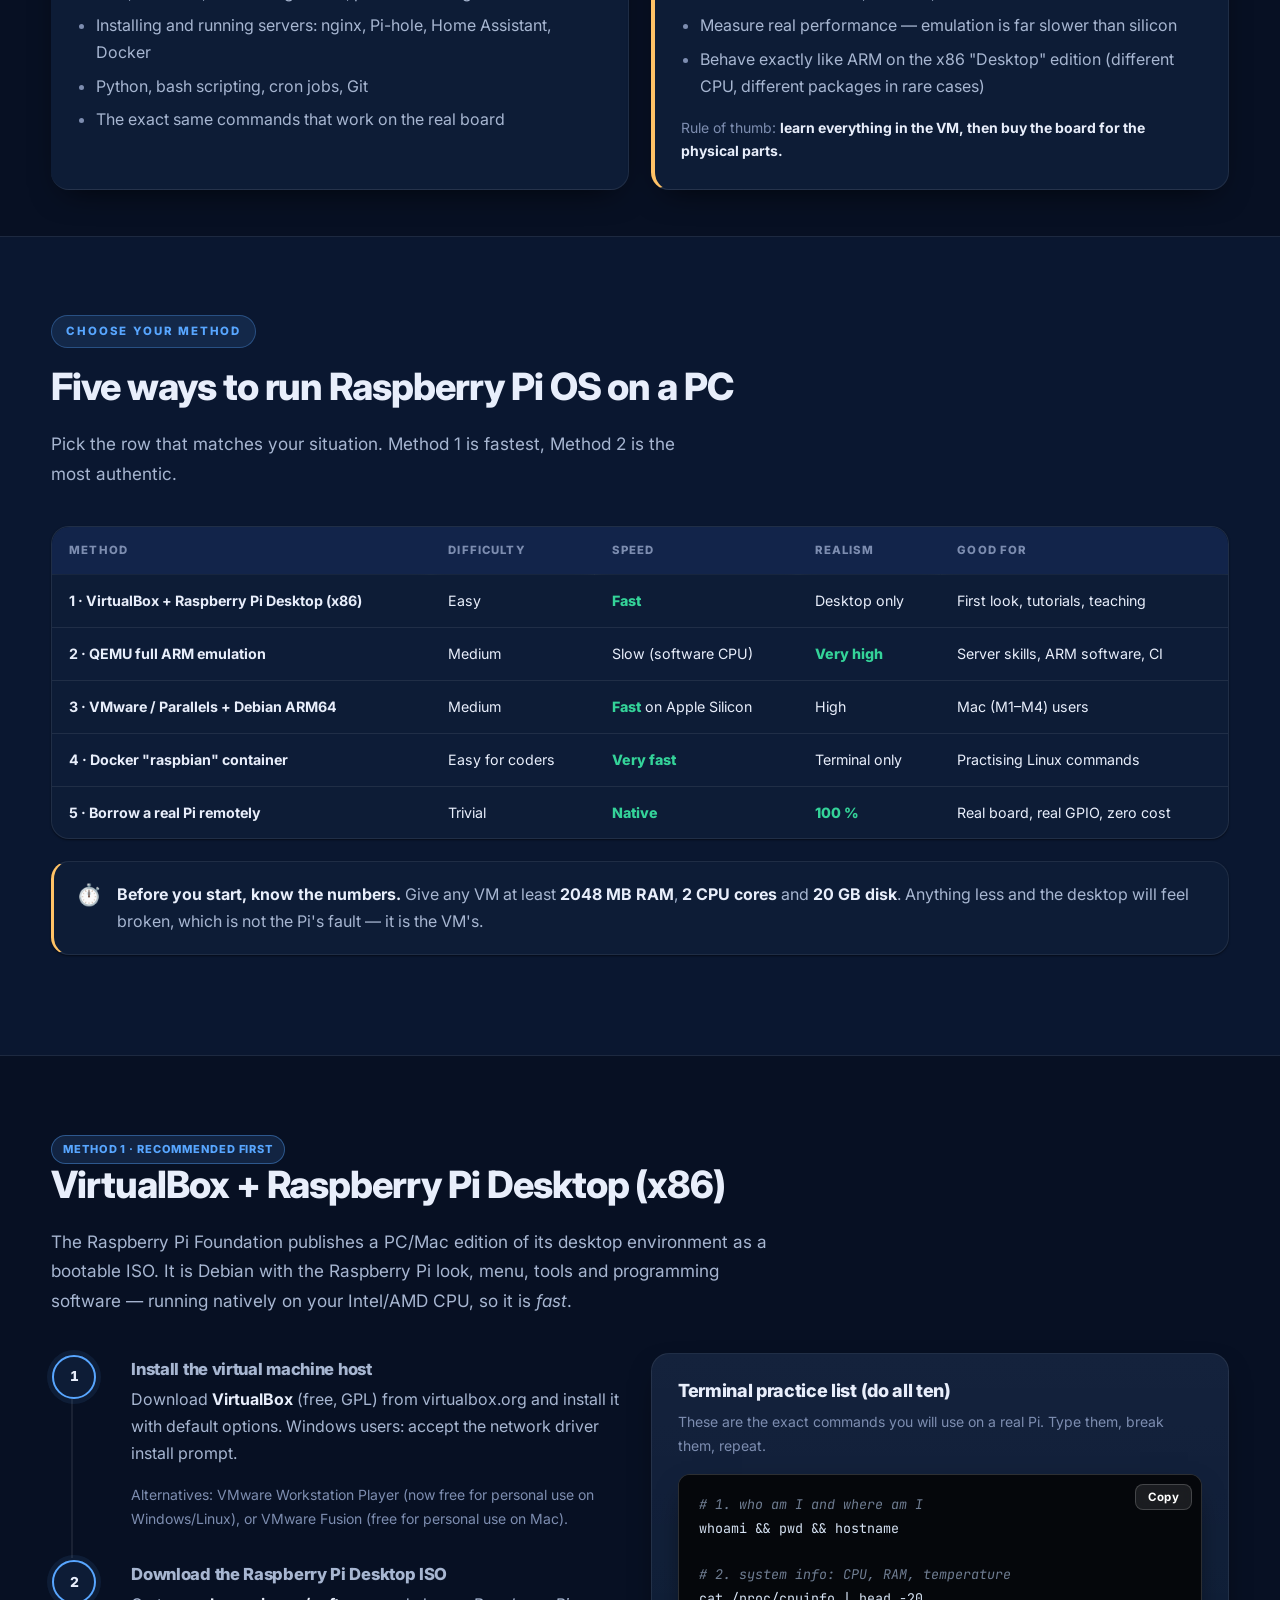
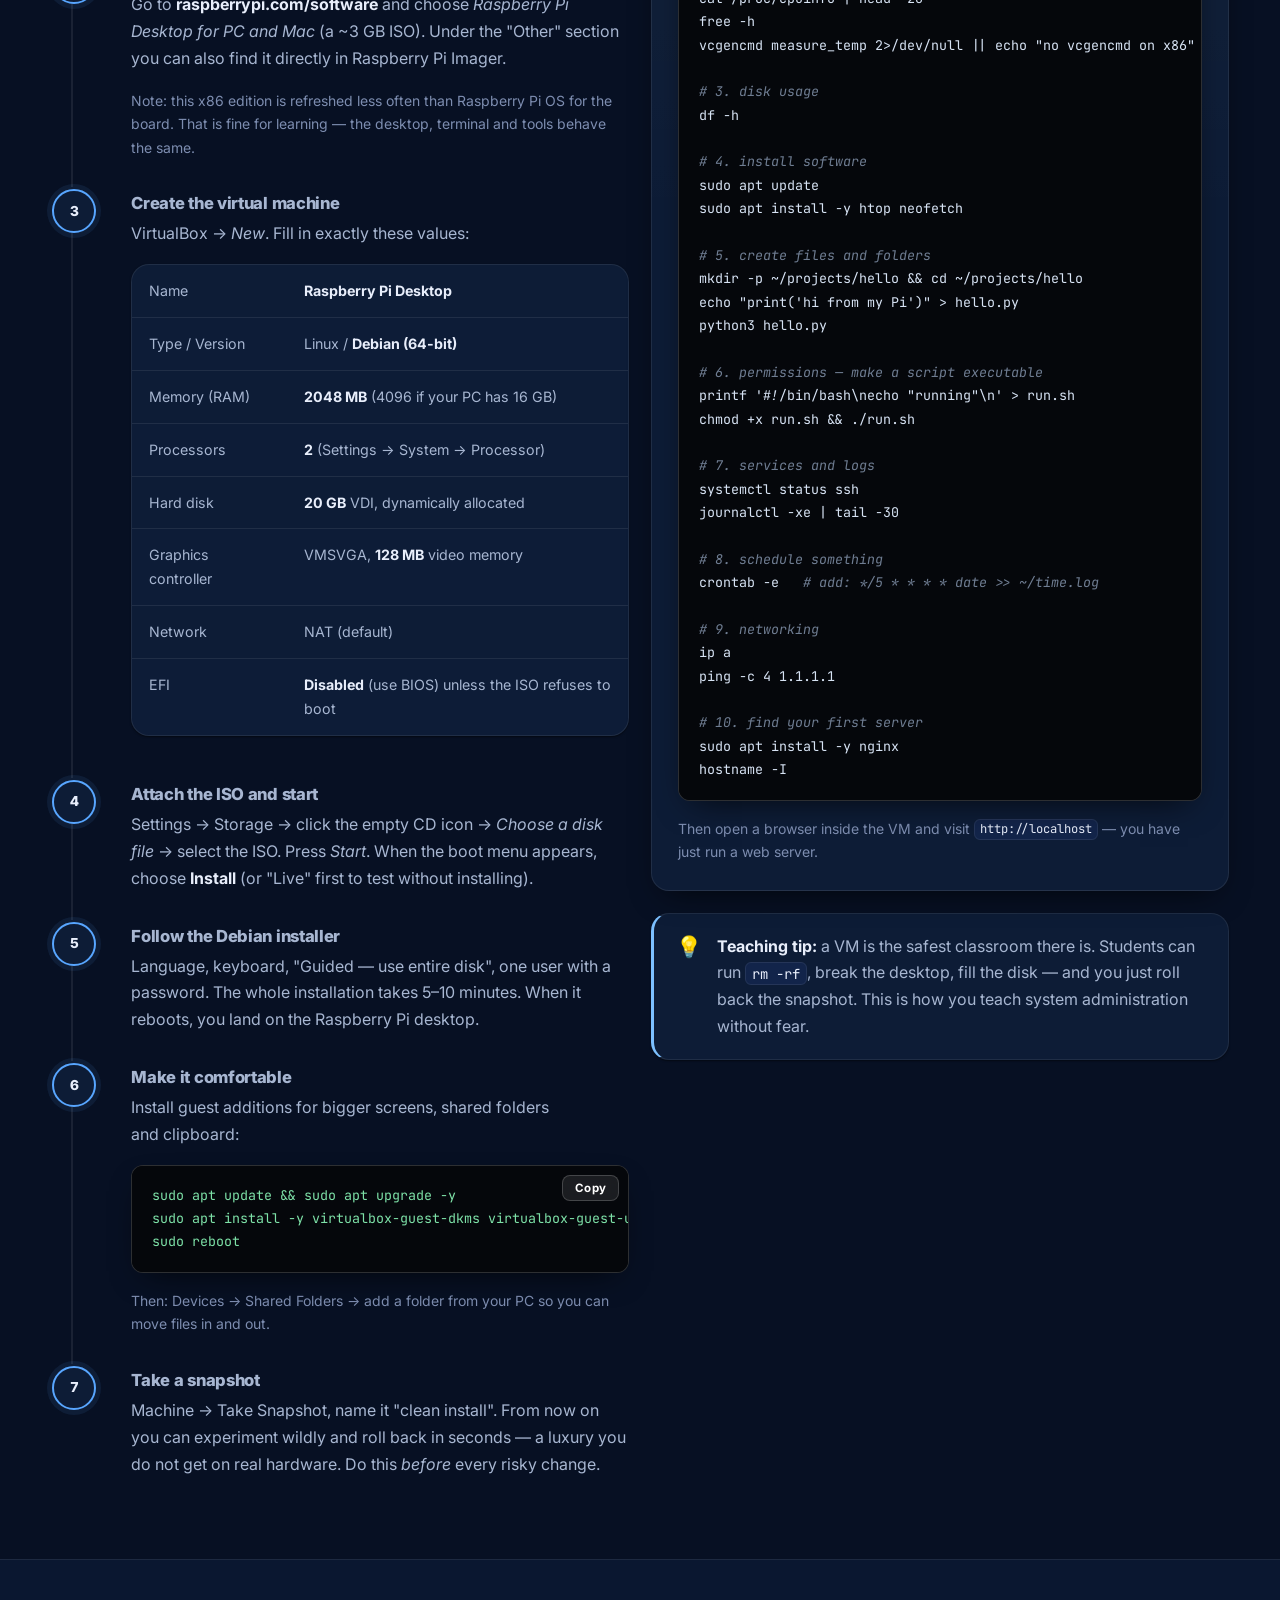
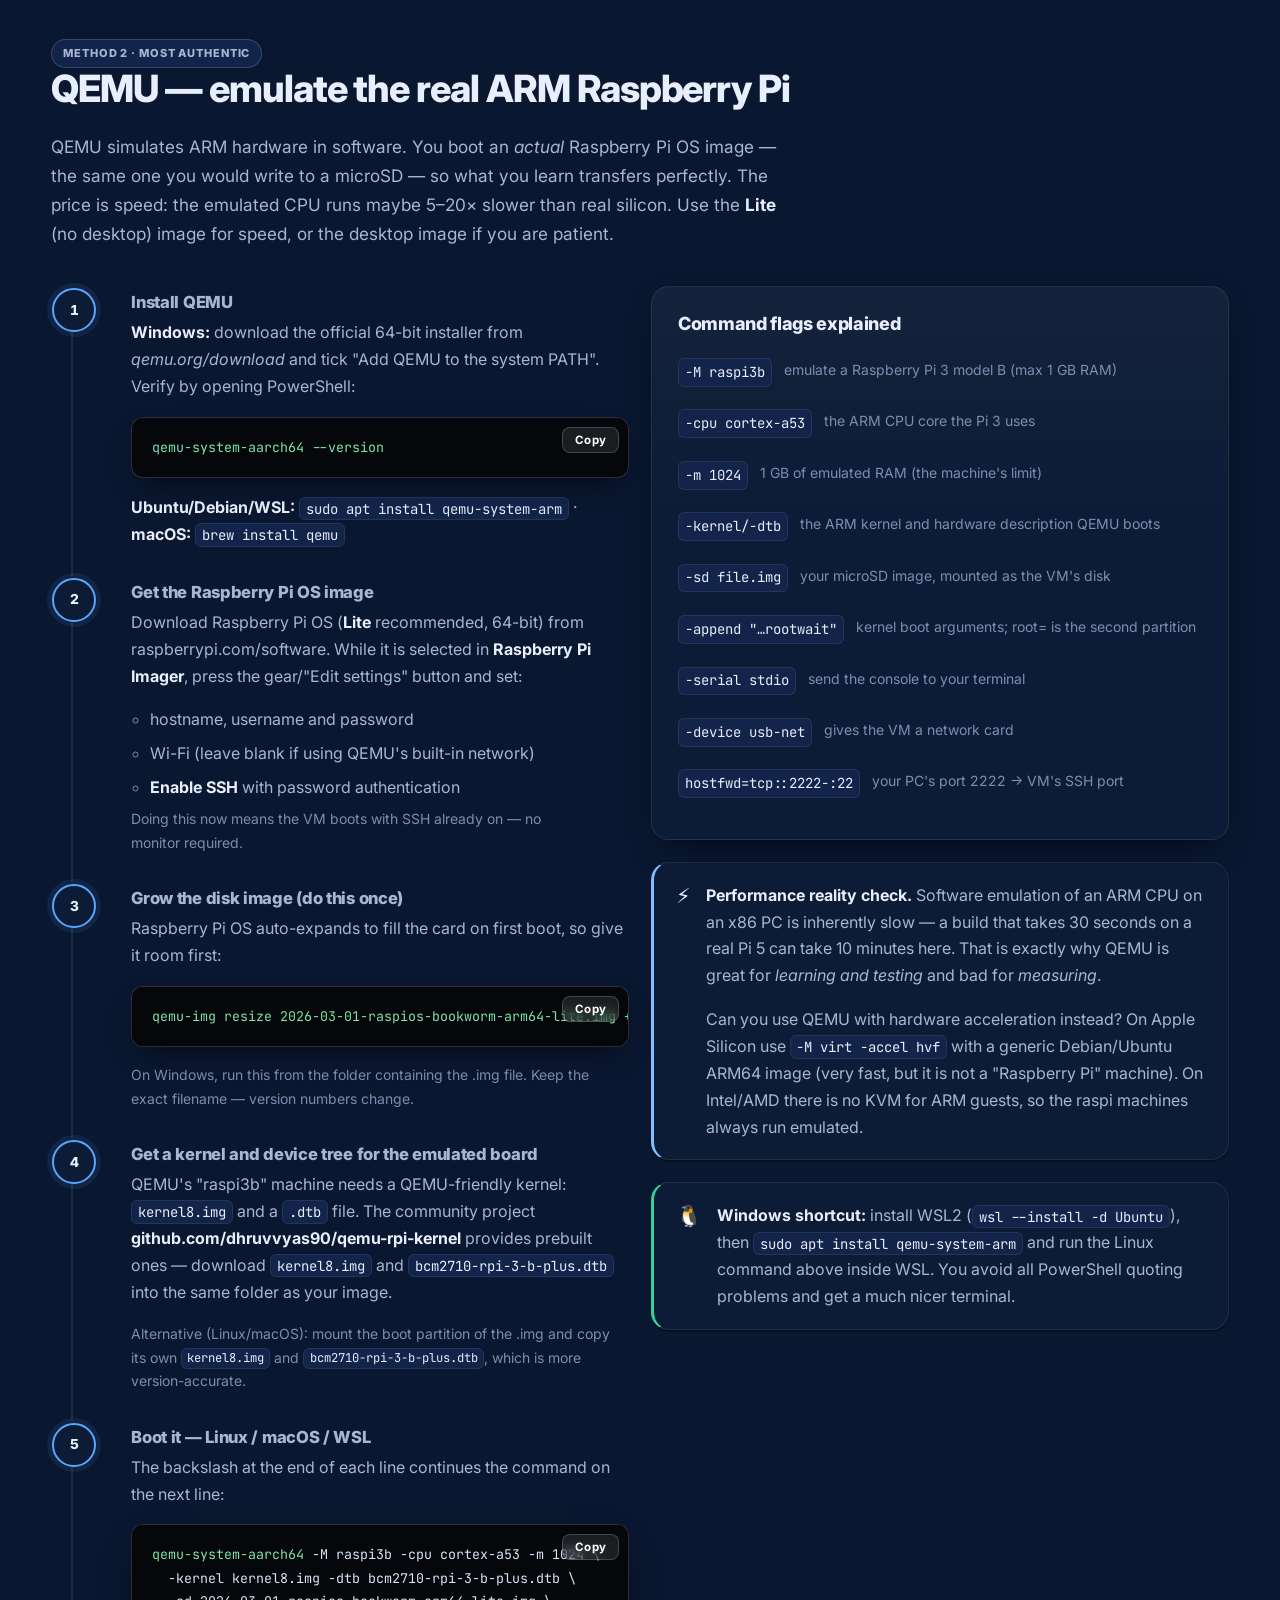
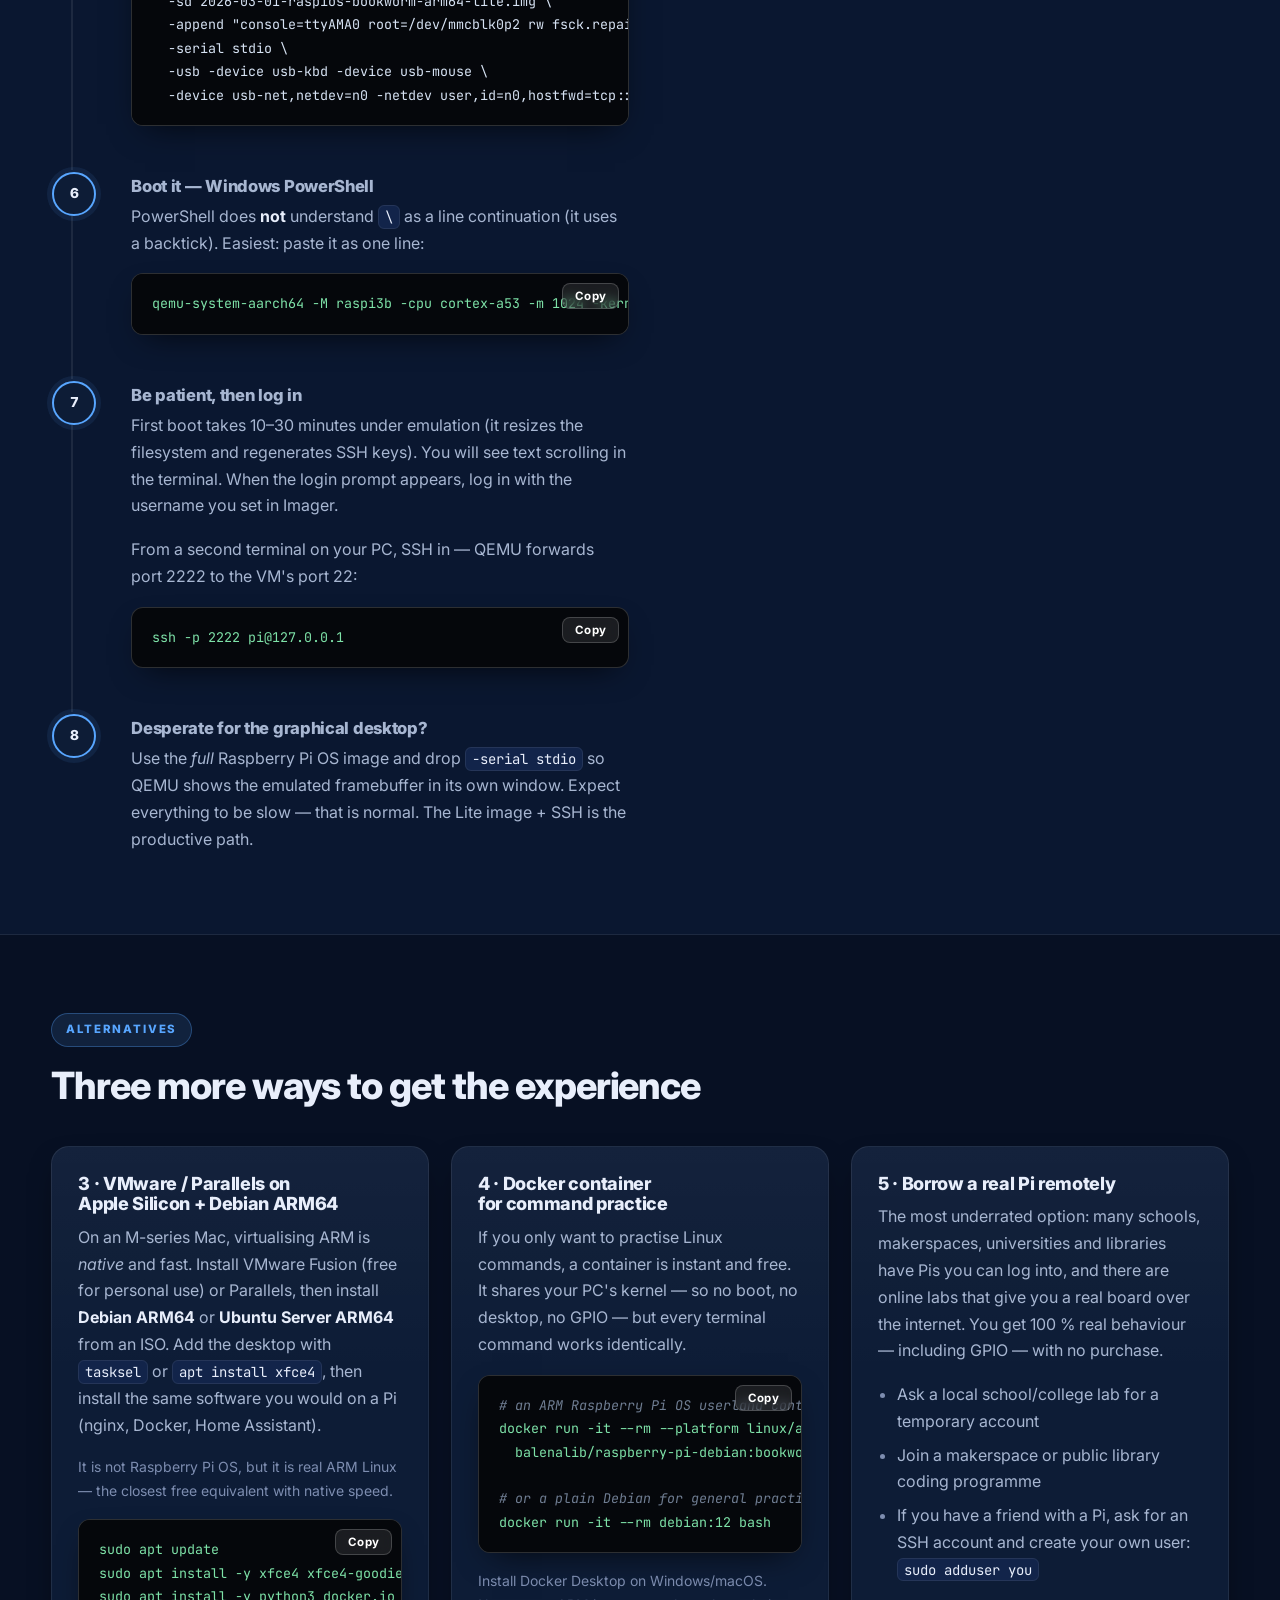
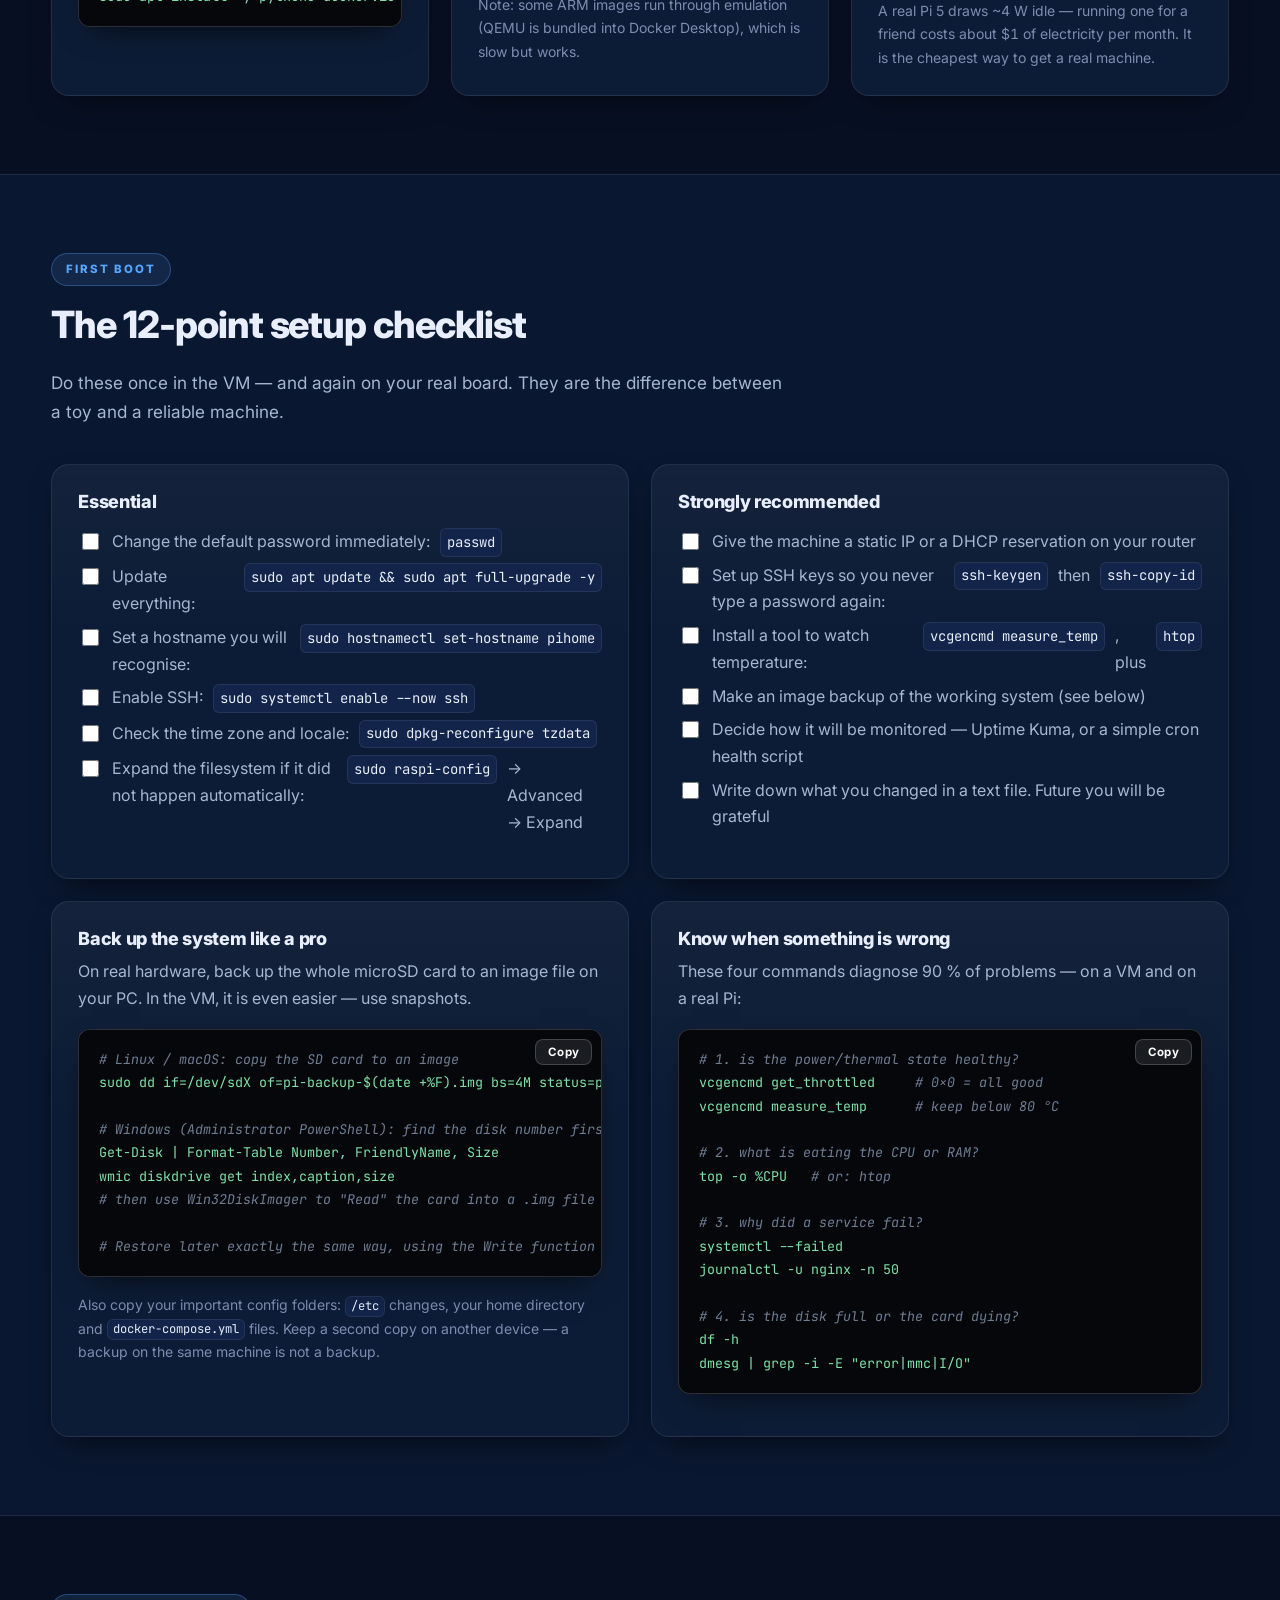
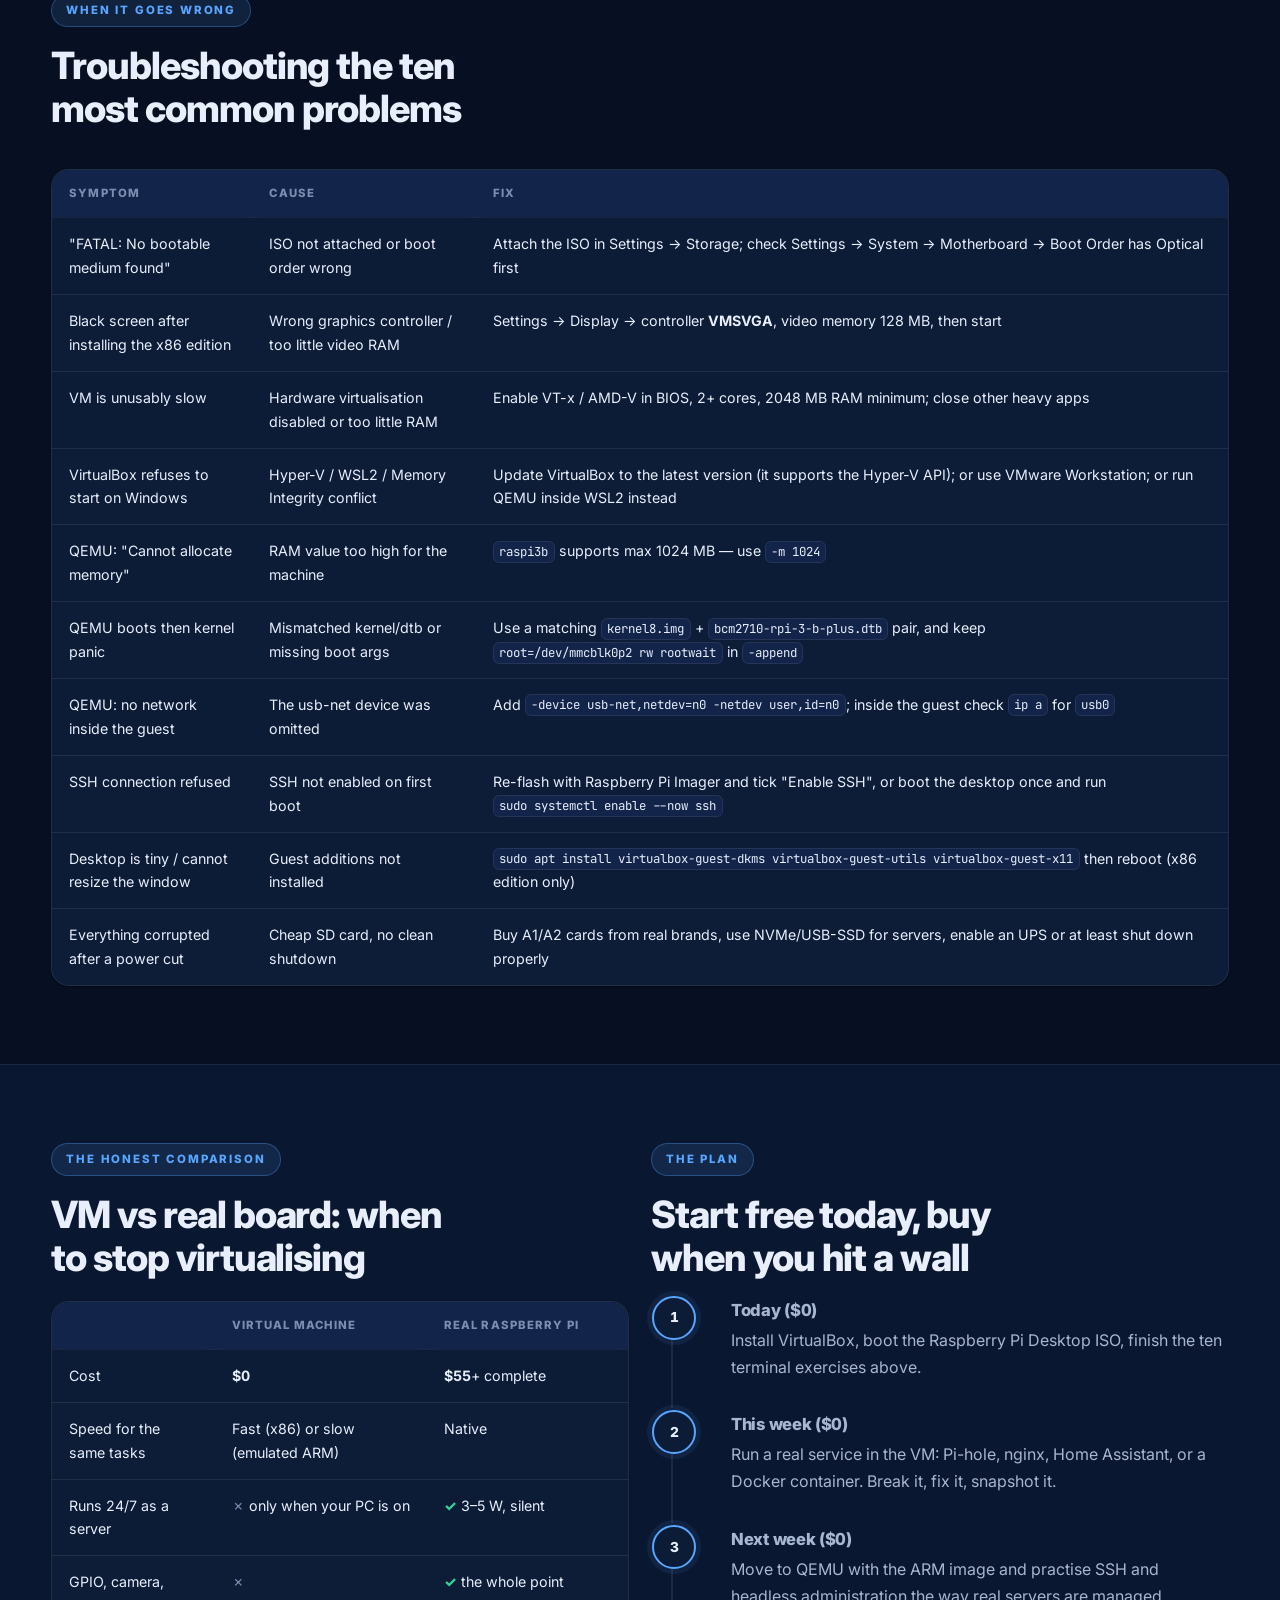
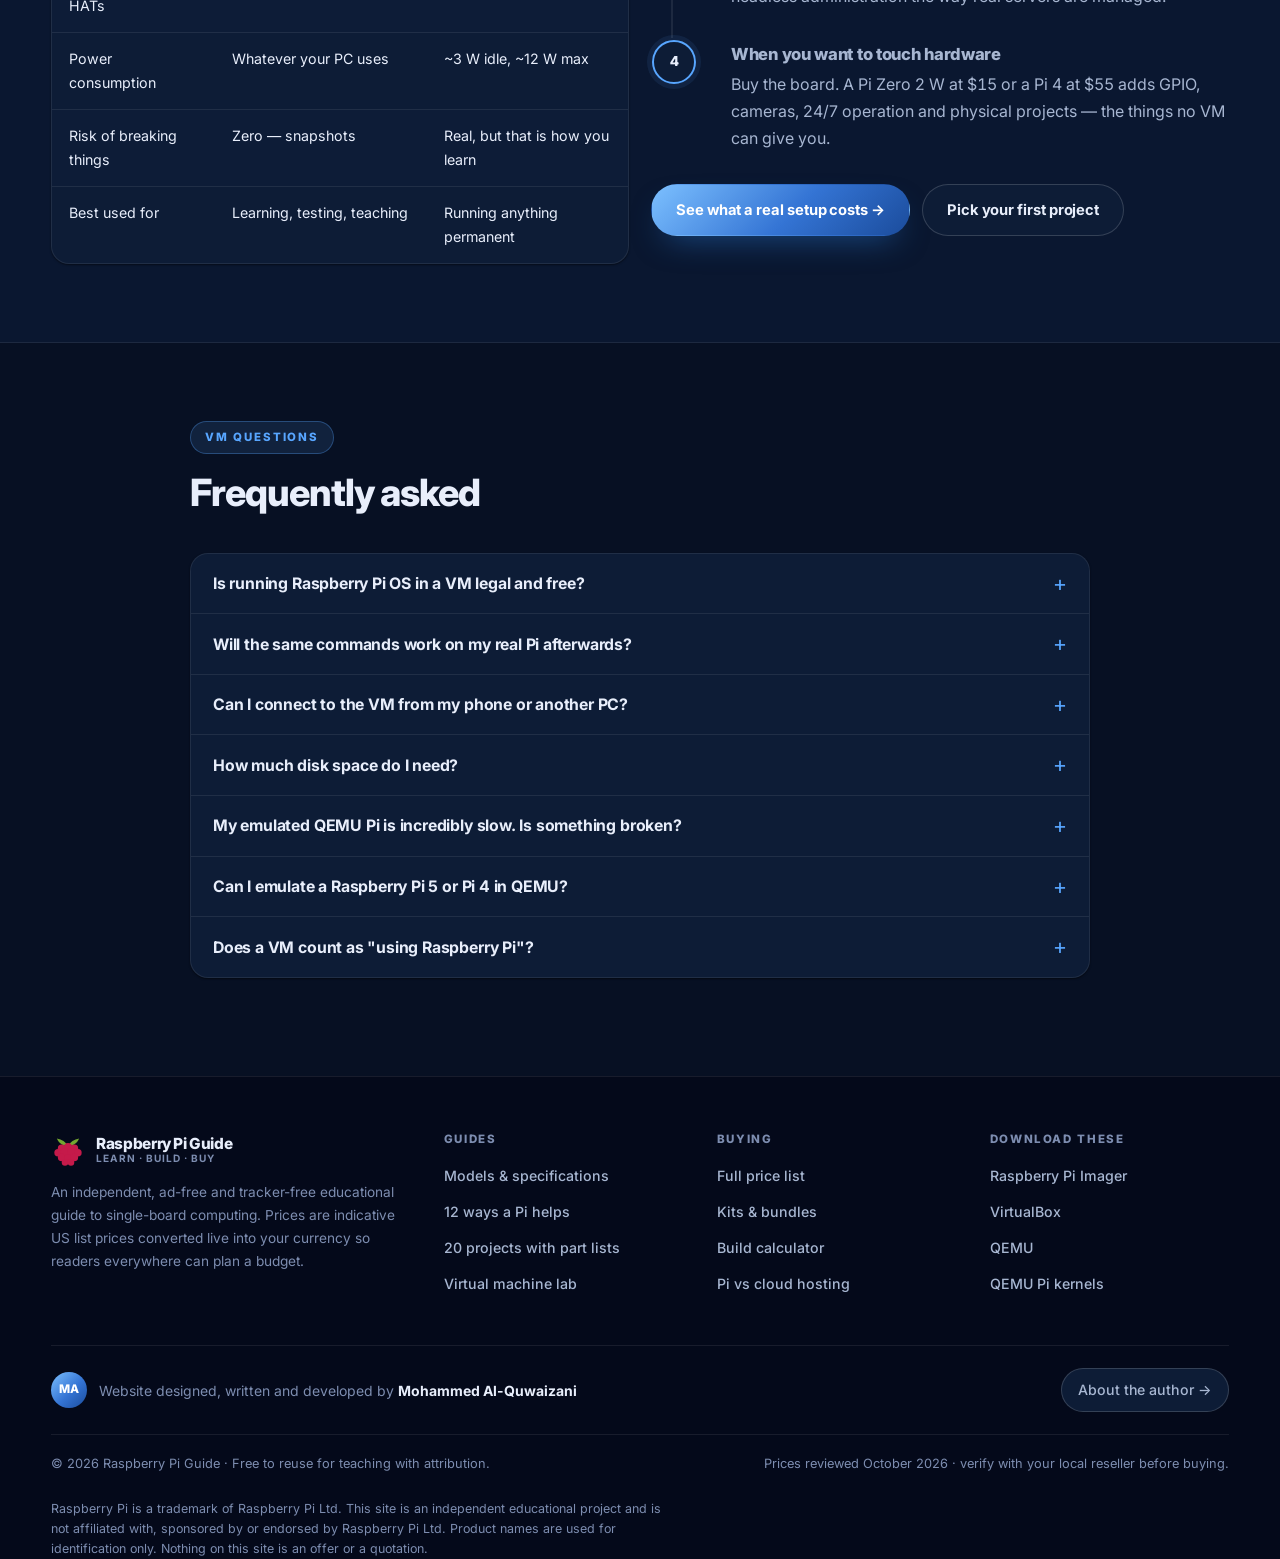
<file: vm.html>
<!DOCTYPE html>
<html lang="en" data-theme="dark">
<head>
<!-- Site designed and built by Mohammed Al-Quwaizani -->
<meta charset="utf-8">
<meta name="viewport" content="width=device-width, initial-scale=1">
<title>Try Raspberry Pi in a Virtual Machine — Complete Step-by-Step Guide</title>
<meta name="description" content="Run Raspberry Pi OS on your Windows, Mac or Linux PC for free: VirtualBox with Raspberry Pi Desktop, full ARM emulation with QEMU, VMware, Parallels and Docker. Every setting and command explained.">
<meta name="author" content="Mohammed Al-Quwaizani">
<meta name="robots" content="index, follow">
<meta name="theme-color" content="#071023">
<meta name="application-name" content="Raspberry Pi Guide">
<meta property="og:type" content="website">
<meta property="og:site_name" content="Raspberry Pi Guide">
<meta property="og:title" content="Try Raspberry Pi in a Virtual Machine — Complete Step-by-Step Guide">
<meta property="og:description" content="Run Raspberry Pi OS on your Windows, Mac or Linux PC for free: VirtualBox with Raspberry Pi Desktop, full ARM emulation with QEMU, VMware, Parallels and Docker. Every setting and command explained.">
<meta property="og:locale" content="en">
<meta name="twitter:card" content="summary">
<meta name="twitter:title" content="Try Raspberry Pi in a Virtual Machine — Complete Step-by-Step Guide">
<meta name="twitter:description" content="Run Raspberry Pi OS on your Windows, Mac or Linux PC for free: VirtualBox with Raspberry Pi Desktop, full ARM emulation with QEMU, VMware, Parallels and Docker. Every setting and command explained.">
<meta name="twitter:creator" content="Mohammed Al-Quwaizani">
<link rel="preconnect" href="https://fonts.googleapis.com">
<link rel="preconnect" href="https://fonts.gstatic.com" crossorigin>
<link rel="stylesheet" href="https://fonts.googleapis.com/css2?family=Inter:wght@400;500;600;700;800;900&amp;family=JetBrains+Mono:wght@400;500;700&amp;display=swap">
<link rel="stylesheet" href="styles.css">
<link rel="icon" type="image/svg+xml" href="img/favicon.svg">
<link rel="apple-touch-icon" href="img/favicon.svg">
<script type="application/ld+json">{"@context": "https://schema.org", "@type": "WebPage", "name": "Try Raspberry Pi in a Virtual Machine \u2014 Complete Step-by-Step Guide", "description": "Run Raspberry Pi OS on your Windows, Mac or Linux PC for free: VirtualBox with Raspberry Pi Desktop, full ARM emulation with QEMU, VMware, Parallels and Docker. Every setting and command explained.", "inLanguage": "en", "author": {"@type": "Person", "name": "Mohammed Al-Quwaizani", "jobTitle": "Author and web developer"}, "creator": {"@type": "Person", "name": "Mohammed Al-Quwaizani", "jobTitle": "Author and web developer"}, "isAccessibleForFree": true, "isPartOf": {"@type": "WebSite", "name": "Raspberry Pi Guide", "author": {"@type": "Person", "name": "Mohammed Al-Quwaizani", "jobTitle": "Author and web developer"}}}</script>
</head>
<body>

<a class="skip-link" href="#main">Skip to content</a>

<div class="topbar">
  <div class="container">
    <div class="topbar-left">
      <span class="live-dot" aria-hidden="true"></span>
      <span class="hide-sm">Independent guide &middot; Reviewed October 2026</span>
    </div>
    <div class="topbar-links">
      <span class="who">Built by <b>Mohammed Al-Quwaizani</b></span>
      <a class="hide-sm" href="about.html">About</a>
      <a class="hide-sm" href="pricing.html#calculator">Calculator</a>
    </div>
  </div>
</div>

<header class="site-header">
  <div class="container nav">
    <a class="brand" href="index.html" aria-label="Raspberry Pi Guide — home">
      <span class="brand-mark"><img src="img/raspberry-pi-mark.svg" alt="" width="34" height="34" decoding="async"></span>
      <span class="brand-text"><b>Raspberry Pi Guide</b><small>Learn &middot; Build &middot; Buy</small></span>
    </a>
    <nav class="nav-links" id="primary-nav" aria-label="Main navigation">
      <a href="index.html">Home</a>
      <a href="models.html">Models</a>
      <a href="uses.html">Uses</a>
      <a href="projects.html">Projects</a>
      <a href="vm.html" class="active" aria-current="page">VM Lab</a>
      <a href="pricing.html">Prices</a>
      <a href="faq.html">FAQ</a>
      <a href="about.html">About</a>
    </nav>
    <div class="nav-tools">
      <select class="mini" data-currency-select aria-label="Choose currency"></select>
      <button class="mini" id="themeToggle" data-theme-toggle type="button" aria-label="Toggle theme">&#9728;&#65039;</button>
      <button class="nav-toggle" data-nav-toggle type="button" aria-label="Open menu" aria-expanded="false" aria-controls="primary-nav">&#9776;</button>
    </div>
  </div>
</header>
<div class="nav-overlay" data-open="false"></div>

<main id="main">

<section class="page-head">
  <div class="container">
    <div class="crumb"><a href="index.html">Home</a> / Virtual machine</div>
    <span class="eyebrow">Free · No hardware needed</span>
    <h1>Try Raspberry Pi in a virtual machine</h1>
    <p class="lead">
      A virtual machine (VM) is a computer inside your computer. You install a program
      (VirtualBox, VMware, QEMU), give it some RAM and disk space, and it boots a full
      operating system in a window — without touching your real system or buying anything.
      Here is every method, with the exact settings and commands.
    </p>
    <div class="chips" style="margin-top:18px">
      <span class="chip">Works on Windows, macOS, Linux</span>
      <span class="chip">Zero cost</span>
      <span class="chip">Safe — you cannot break your PC</span>
      <span class="chip">Setup time: 15–45 minutes</span>
    </div>
  </div>
</section>


<section class="section section--tight" id="photos-vm">
  <div class="container">
<figure class="photo photo--wide reveal" data-lightbox data-credit="Masahiko OHKUBO from Kobe, Japan" data-license="CC BY 2.0" data-license-url="https://creativecommons.org/licenses/by/2.0" data-source="https://commons.wikimedia.org/wiki/File%3ARaspberry_Pi_400_desktop_%2850596514408%29.jpg"><img src="img/pi400-desktop.jpg" alt="This is what you get in a virtual machine" width="1280" height="960" loading="lazy" decoding="async"><span class="zoom-hint" aria-hidden="true"></span><figcaption><b>This is what you get in a virtual machine</b> The same desktop, the same terminal, the same commands — minus the GPIO pins and the camera.</figcaption></figure>
  </div>
</section>

<!-- ============ HONEST EXPECTATIONS ============ -->
<section class="section section--tight">
  <div class="container">
    <div class="grid grid-2 reveal">
      <div class="card" style="border-left:4px solid var(--green)">
        <h3>✅ What a VM teaches you perfectly</h3>
        <ul>
          <li>The Raspberry Pi OS desktop, menu and file system</li>
          <li>The terminal: files, permissions, <code>apt</code>, services</li>
          <li>SSH, static IPs, networking basics, port forwarding</li>
          <li>Installing and running servers: nginx, Pi-hole, Home Assistant, Docker</li>
          <li>Python, bash scripting, cron jobs, Git</li>
          <li>The exact same commands that work on the real board</li>
        </ul>
      </div>
      <div class="card" style="border-left:4px solid var(--amber)">
        <h3>❌ What a VM cannot do</h3>
        <ul>
          <li>Drive <strong>GPIO pins</strong>, LEDs, motors, relays or sensors</li>
          <li>Use the <strong>camera connector</strong> or the official display</li>
          <li>Use HATs (Sense HAT, AI HAT+, M.2 HAT+)</li>
          <li>Measure real performance — emulation is far slower than silicon</li>
          <li>Behave exactly like ARM on the x86 "Desktop" edition (different CPU, different packages in rare cases)</li>
        </ul>
        <p class="muted" style="margin-top:12px">Rule of thumb: <strong>learn everything in the VM, then buy the board for the physical parts.</strong></p>
      </div>
    </div>
  </div>
</section>

<!-- ============ METHOD COMPARISON ============ -->
<section class="section section--alt">
  <div class="container">
    <div class="section-head reveal">
      <span class="eyebrow">Choose your method</span>
      <h2>Five ways to run Raspberry Pi OS on a PC</h2>
      <p class="lead">Pick the row that matches your situation. Method 1 is fastest, Method 2 is the most authentic.</p>
    </div>
    <div class="table-wrap reveal">
      <table>
        <thead>
          <tr><th>Method</th><th>Difficulty</th><th>Speed</th><th>Realism</th><th>Good for</th></tr>
        </thead>
        <tbody>
          <tr><td><strong>1 · VirtualBox + Raspberry Pi Desktop (x86)</strong></td><td>Easy</td><td><span class="tick">Fast</span></td><td>Desktop only</td><td>First look, tutorials, teaching</td></tr>
          <tr><td><strong>2 · QEMU full ARM emulation</strong></td><td>Medium</td><td>Slow (software CPU)</td><td><span class="tick">Very high</span></td><td>Server skills, ARM software, CI</td></tr>
          <tr><td><strong>3 · VMware / Parallels + Debian ARM64</strong></td><td>Medium</td><td><span class="tick">Fast</span> on Apple Silicon</td><td>High</td><td>Mac (M1–M4) users</td></tr>
          <tr><td><strong>4 · Docker "raspbian" container</strong></td><td>Easy for coders</td><td><span class="tick">Very fast</span></td><td>Terminal only</td><td>Practising Linux commands</td></tr>
          <tr><td><strong>5 · Borrow a real Pi remotely</strong></td><td>Trivial</td><td><span class="tick">Native</span></td><td><span class="tick">100 %</span></td><td>Real board, real GPIO, zero cost</td></tr>
        </tbody>
      </table>
    </div>
    <div class="callout warn reveal">
      <div>⏱️</div>
      <div><p><strong>Before you start, know the numbers.</strong> Give any VM at least <strong>2048 MB RAM</strong>, <strong>2 CPU cores</strong> and <strong>20 GB disk</strong>. Anything less and the desktop will feel broken, which is not the Pi's fault — it is the VM's.</p></div>
    </div>
  </div>
</section>

<!-- ============ METHOD 1 ============ -->
<section class="section" id="method1">
  <div class="container">
    <div class="section-head reveal">
      <span class="badge badge--hot">Method 1 · recommended first</span>
      <h2>VirtualBox + Raspberry Pi Desktop (x86)</h2>
      <p class="lead">
        The Raspberry Pi Foundation publishes a PC/Mac edition of its desktop environment as a
        bootable ISO. It is Debian with the Raspberry Pi look, menu, tools and programming
        software — running natively on your Intel/AMD CPU, so it is <em>fast</em>.
      </p>
    </div>

    <div class="grid grid-2">
      <div class="reveal">
        <ol class="steps">
          <li>
            <h3>Install the virtual machine host</h3>
            <p>Download <strong>VirtualBox</strong> (free, GPL) from virtualbox.org and install it with default options. Windows users: accept the network driver install prompt.</p>
            <p class="muted">Alternatives: VMware Workstation Player (now free for personal use on Windows/Linux), or VMware Fusion (free for personal use on Mac).</p>
          </li>
          <li>
            <h3>Download the Raspberry Pi Desktop ISO</h3>
            <p>Go to <strong>raspberrypi.com/software</strong> and choose <em>Raspberry Pi Desktop for PC and Mac</em> (a ~3 GB ISO). Under the "Other" section you can also find it directly in Raspberry Pi Imager.</p>
            <p class="muted">Note: this x86 edition is refreshed less often than Raspberry Pi OS for the board. That is fine for learning — the desktop, terminal and tools behave the same.</p>
          </li>
          <li>
            <h3>Create the virtual machine</h3>
            <p>VirtualBox → <em>New</em>. Fill in exactly these values:</p>
            <div class="table-wrap" style="margin:14px 0">
              <table style="min-width:auto">
                <tbody>
                  <tr><td>Name</td><td><strong>Raspberry Pi Desktop</strong></td></tr>
                  <tr><td>Type / Version</td><td>Linux / <strong>Debian (64-bit)</strong></td></tr>
                  <tr><td>Memory (RAM)</td><td><strong>2048 MB</strong> (4096 if your PC has 16 GB)</td></tr>
                  <tr><td>Processors</td><td><strong>2</strong> (Settings → System → Processor)</td></tr>
                  <tr><td>Hard disk</td><td><strong>20 GB</strong> VDI, dynamically allocated</td></tr>
                  <tr><td>Graphics controller</td><td>VMSVGA, <strong>128 MB</strong> video memory</td></tr>
                  <tr><td>Network</td><td>NAT (default)</td></tr>
                  <tr><td>EFI</td><td><strong>Disabled</strong> (use BIOS) unless the ISO refuses to boot</td></tr>
                </tbody>
              </table>
            </div>
          </li>
          <li>
            <h3>Attach the ISO and start</h3>
            <p>Settings → Storage → click the empty CD icon → <em>Choose a disk file</em> → select the ISO. Press <em>Start</em>. When the boot menu appears, choose <strong>Install</strong> (or "Live" first to test without installing).</p>
          </li>
          <li>
            <h3>Follow the Debian installer</h3>
            <p>Language, keyboard, "Guided — use entire disk", one user with a password. The whole installation takes 5–10 minutes. When it reboots, you land on the Raspberry Pi desktop.</p>
          </li>
          <li>
            <h3>Make it comfortable</h3>
            <p>Install guest additions for bigger screens, shared folders and clipboard:</p>
            <div class="code-block"><pre><span class="cmd">sudo apt update && sudo apt upgrade -y</span>
<span class="cmd">sudo apt install -y virtualbox-guest-dkms virtualbox-guest-utils virtualbox-guest-x11</span>
<span class="cmd">sudo reboot</span></pre></div>
            <p class="muted">Then: Devices → Shared Folders → add a folder from your PC so you can move files in and out.</p>
          </li>
          <li>
            <h3>Take a snapshot</h3>
            <p>Machine → Take Snapshot, name it "clean install". From now on you can experiment wildly and roll back in seconds — a luxury you do not get on real hardware. Do this <em>before</em> every risky change.</p>
          </li>
        </ol>
      </div>

      <div>
        <div class="card reveal" style="margin-bottom:20px">
          <h3>Terminal practice list (do all ten)</h3>
          <p class="muted">These are the exact commands you will use on a real Pi. Type them, break them, repeat.</p>
          <div class="code-block"><pre><span class="cmt"># 1. who am I and where am I</span>
whoami && pwd && hostname

<span class="cmt"># 2. system info: CPU, RAM, temperature</span>
cat /proc/cpuinfo | head -20
free -h
vcgencmd measure_temp 2>/dev/null || echo "no vcgencmd on x86"

<span class="cmt"># 3. disk usage</span>
df -h

<span class="cmt"># 4. install software</span>
sudo apt update
sudo apt install -y htop neofetch

<span class="cmt"># 5. create files and folders</span>
mkdir -p ~/projects/hello && cd ~/projects/hello
echo "print('hi from my Pi')" > hello.py
python3 hello.py

<span class="cmt"># 6. permissions — make a script executable</span>
printf '#!/bin/bash\necho "running"\n' > run.sh
chmod +x run.sh && ./run.sh

<span class="cmt"># 7. services and logs</span>
systemctl status ssh
journalctl -xe | tail -30

<span class="cmt"># 8. schedule something</span>
crontab -e   <span class="cmt"># add: */5 * * * * date >> ~/time.log</span>

<span class="cmt"># 9. networking</span>
ip a
ping -c 4 1.1.1.1

<span class="cmt"># 10. find your first server</span>
sudo apt install -y nginx
hostname -I</pre></div>
          <p class="muted">Then open a browser inside the VM and visit <code>http://localhost</code> — you have just run a web server.</p>
        </div>

        <div class="callout info reveal">
          <div>💡</div>
          <div><p><strong>Teaching tip:</strong> a VM is the safest classroom there is. Students can run <code>rm -rf</code>, break the desktop, fill the disk — and you just roll back the snapshot. This is how you teach system administration without fear.</p></div>
        </div>
      </div>
    </div>
  </div>
</section>

<!-- ============ METHOD 2 QEMU ============ -->
<section class="section section--alt" id="method2">
  <div class="container">
    <div class="section-head reveal">
      <span class="badge">Method 2 · most authentic</span>
      <h2>QEMU — emulate the real ARM Raspberry Pi</h2>
      <p class="lead">
        QEMU simulates ARM hardware in software. You boot an <em>actual</em> Raspberry Pi OS
        image — the same one you would write to a microSD — so what you learn transfers
        perfectly. The price is speed: the emulated CPU runs maybe 5–20× slower than real
        silicon. Use the <strong>Lite</strong> (no desktop) image for speed, or the desktop
        image if you are patient.
      </p>
    </div>

    <div class="grid grid-2">
      <div class="reveal">
        <ol class="steps">
          <li>
            <h3>Install QEMU</h3>
            <p><strong>Windows:</strong> download the official 64-bit installer from <em>qemu.org/download</em> and tick "Add QEMU to the system PATH". Verify by opening PowerShell:</p>
            <div class="code-block"><pre><span class="cmd">qemu-system-aarch64 --version</span></pre></div>
            <p><strong>Ubuntu/Debian/WSL:</strong> <code>sudo apt install qemu-system-arm</code> · <strong>macOS:</strong> <code>brew install qemu</code></p>
          </li>
          <li>
            <h3>Get the Raspberry Pi OS image</h3>
            <p>Download Raspberry Pi OS (<strong>Lite</strong> recommended, 64-bit) from raspberrypi.com/software. While it is selected in <strong>Raspberry Pi Imager</strong>, press the gear/"Edit settings" button and set:</p>
            <ul>
              <li>hostname, username and password</li>
              <li>Wi-Fi (leave blank if using QEMU's built-in network)</li>
              <li><strong>Enable SSH</strong> with password authentication</li>
            </ul>
            <p class="muted">Doing this now means the VM boots with SSH already on — no monitor required.</p>
          </li>
          <li>
            <h3>Grow the disk image (do this once)</h3>
            <p>Raspberry Pi OS auto-expands to fill the card on first boot, so give it room first:</p>
            <div class="code-block"><pre><span class="cmd">qemu-img resize 2026-03-01-raspios-bookworm-arm64-lite.img +8G</span></pre></div>
            <p class="muted">On Windows, run this from the folder containing the .img file. Keep the exact filename — version numbers change.</p>
          </li>
          <li>
            <h3>Get a kernel and device tree for the emulated board</h3>
            <p>QEMU's "raspi3b" machine needs a QEMU-friendly kernel: <code>kernel8.img</code> and a <code>.dtb</code> file. The community project <strong>github.com/dhruvvyas90/qemu-rpi-kernel</strong> provides prebuilt ones — download <code>kernel8.img</code> and <code>bcm2710-rpi-3-b-plus.dtb</code> into the same folder as your image.</p>
            <p class="muted">Alternative (Linux/macOS): mount the boot partition of the .img and copy its own <code>kernel8.img</code> and <code>bcm2710-rpi-3-b-plus.dtb</code>, which is more version-accurate.</p>
          </li>
          <li>
            <h3>Boot it — Linux / macOS / WSL</h3>
            <p>The backslash at the end of each line continues the command on the next line:</p>
            <div class="code-block"><pre><span class="cmd">qemu-system-aarch64</span> -M raspi3b -cpu cortex-a53 -m 1024 \
  -kernel kernel8.img -dtb bcm2710-rpi-3-b-plus.dtb \
  -sd 2026-03-01-raspios-bookworm-arm64-lite.img \
  -append "console=ttyAMA0 root=/dev/mmcblk0p2 rw fsck.repair=yes rootwait" \
  -serial stdio \
  -usb -device usb-kbd -device usb-mouse \
  -device usb-net,netdev=n0 -netdev user,id=n0,hostfwd=tcp::2222-:22</pre></div>
          </li>
          <li>
            <h3>Boot it — Windows PowerShell</h3>
            <p>PowerShell does <strong>not</strong> understand <code>\</code> as a line continuation (it uses a backtick). Easiest: paste it as one line:</p>
            <div class="code-block"><pre><span class="cmd">qemu-system-aarch64 -M raspi3b -cpu cortex-a53 -m 1024 -kernel kernel8.img -dtb bcm2710-rpi-3-b-plus.dtb -sd raspios-lite.img -append "console=ttyAMA0 root=/dev/mmcblk0p2 rw fsck.repair=yes rootwait" -serial stdio -usb -device usb-kbd -device usb-mouse -device usb-net,netdev=n0 -netdev user,id=n0,hostfwd=tcp::2222-:22</span></pre></div>
          </li>
          <li>
            <h3>Be patient, then log in</h3>
            <p>First boot takes 10–30 minutes under emulation (it resizes the filesystem and regenerates SSH keys). You will see text scrolling in the terminal. When the login prompt appears, log in with the username you set in Imager.</p>
            <p>From a second terminal on your PC, SSH in — QEMU forwards port 2222 to the VM's port 22:</p>
            <div class="code-block"><pre><span class="cmd">ssh -p 2222 pi@127.0.0.1</span></pre></div>
          </li>
          <li>
            <h3>Desperate for the graphical desktop?</h3>
            <p>Use the <em>full</em> Raspberry Pi OS image and drop <code>-serial stdio</code> so QEMU shows the emulated framebuffer in its own window. Expect everything to be slow — that is normal. The Lite image + SSH is the productive path.</p>
          </li>
        </ol>
      </div>

      <div>
        <div class="card reveal" style="margin-bottom:20px">
          <h3>Command flags explained</h3>
          <ul class="specs" style="list-style:none;padding:0">
            <li style="display:flex;gap:12px;padding:8px 0;border-bottom:1px dashed var(--border)"><code>-M raspi3b</code><span class="muted">emulate a Raspberry Pi 3 model B (max 1 GB RAM)</span></li>
            <li style="display:flex;gap:12px;padding:8px 0;border-bottom:1px dashed var(--border)"><code>-cpu cortex-a53</code><span class="muted">the ARM CPU core the Pi 3 uses</span></li>
            <li style="display:flex;gap:12px;padding:8px 0;border-bottom:1px dashed var(--border)"><code>-m 1024</code><span class="muted">1 GB of emulated RAM (the machine's limit)</span></li>
            <li style="display:flex;gap:12px;padding:8px 0;border-bottom:1px dashed var(--border)"><code>-kernel/-dtb</code><span class="muted">the ARM kernel and hardware description QEMU boots</span></li>
            <li style="display:flex;gap:12px;padding:8px 0;border-bottom:1px dashed var(--border)"><code>-sd file.img</code><span class="muted">your microSD image, mounted as the VM's disk</span></li>
            <li style="display:flex;gap:12px;padding:8px 0;border-bottom:1px dashed var(--border)"><code>-append "…rootwait"</code><span class="muted">kernel boot arguments; root= is the second partition</span></li>
            <li style="display:flex;gap:12px;padding:8px 0;border-bottom:1px dashed var(--border)"><code>-serial stdio</code><span class="muted">send the console to your terminal</span></li>
            <li style="display:flex;gap:12px;padding:8px 0;border-bottom:1px dashed var(--border)"><code>-device usb-net</code><span class="muted">gives the VM a network card</span></li>
            <li style="display:flex;gap:12px;padding:8px 0"><code>hostfwd=tcp::2222-:22</code><span class="muted">your PC's port 2222 → VM's SSH port</span></li>
          </ul>
        </div>

        <div class="callout info reveal" style="margin-bottom:20px">
          <div>⚡</div>
          <div>
            <p><strong>Performance reality check.</strong> Software emulation of an ARM CPU on an x86 PC is inherently slow — a build that takes 30 seconds on a real Pi 5 can take 10 minutes here. That is exactly why QEMU is great for <em>learning and testing</em> and bad for <em>measuring</em>.</p>
            <p style="margin-bottom:0">Can you use QEMU with hardware acceleration instead? On Apple Silicon use <code>-M virt -accel hvf</code> with a generic Debian/Ubuntu ARM64 image (very fast, but it is not a "Raspberry Pi" machine). On Intel/AMD there is no KVM for ARM guests, so the raspi machines always run emulated.</p>
          </div>
        </div>

        <div class="callout good reveal">
          <div>🐧</div>
          <div><p><strong>Windows shortcut:</strong> install WSL2 (<code>wsl --install -d Ubuntu</code>), then <code>sudo apt install qemu-system-arm</code> and run the Linux command above inside WSL. You avoid all PowerShell quoting problems and get a much nicer terminal.</p></div>
        </div>
      </div>
    </div>
  </div>
</section>

<!-- ============ METHOD 3-5 ============ -->
<section class="section" id="other-methods">
  <div class="container">
    <div class="section-head reveal">
      <span class="eyebrow">Alternatives</span>
      <h2>Three more ways to get the experience</h2>
    </div>

    <div class="grid grid-3">
      <article class="card reveal">
        <h3>3 · VMware / Parallels on Apple Silicon + Debian ARM64</h3>
        <p>On an M-series Mac, virtualising ARM is <em>native</em> and fast. Install VMware Fusion (free for personal use) or Parallels, then install <strong>Debian ARM64</strong> or <strong>Ubuntu Server ARM64</strong> from an ISO. Add the desktop with <code>tasksel</code> or <code>apt install xfce4</code>, then install the same software you would on a Pi (nginx, Docker, Home Assistant).</p>
        <p class="muted">It is not Raspberry Pi OS, but it is real ARM Linux — the closest free equivalent with native speed.</p>
        <div class="code-block"><pre><span class="cmd">sudo apt update</span>
<span class="cmd">sudo apt install -y xfce4 xfce4-goodies</span>
<span class="cmd">sudo apt install -y python3 docker.io nginx</span></pre></div>
      </article>

      <article class="card reveal">
        <h3>4 · Docker container for command practice</h3>
        <p>If you only want to practise Linux commands, a container is instant and free. It shares your PC's kernel — so no boot, no desktop, no GPIO — but every terminal command works identically.</p>
        <div class="code-block"><pre><span class="cmt"># an ARM Raspberry Pi OS userland container</span>
<span class="cmd">docker run -it --rm --platform linux/arm64 \
  balenalib/raspberry-pi-debian:bookworm bash</span>

<span class="cmt"># or a plain Debian for general practice</span>
<span class="cmd">docker run -it --rm debian:12 bash</span></pre></div>
        <p class="muted">Install Docker Desktop on Windows/macOS. Note: some ARM images run through emulation (QEMU is bundled into Docker Desktop), which is slow but works.</p>
      </article>

      <article class="card reveal">
        <h3>5 · Borrow a real Pi remotely</h3>
        <p>The most underrated option: many schools, makerspaces, universities and libraries have Pis you can log into, and there are online labs that give you a real board over the internet. You get 100 % real behaviour — including GPIO — with no purchase.</p>
        <ul>
          <li>Ask a local school/college lab for a temporary account</li>
          <li>Join a makerspace or public library coding programme</li>
          <li>If you have a friend with a Pi, ask for an SSH account and create your own user: <code>sudo adduser you</code></li>
        </ul>
        <p class="muted">A real Pi 5 draws ~4 W idle — running one for a friend costs about <span data-usd="1">$1</span> of electricity per month. It is the cheapest way to get a real machine.</p>
      </article>
    </div>
  </div>
</section>

<!-- ============ FIRST BOOT CHECKLIST ============ -->
<section class="section section--alt" id="firstboot">
  <div class="container">
    <div class="section-head reveal">
      <span class="eyebrow">First boot</span>
      <h2>The 12-point setup checklist</h2>
      <p class="lead">Do these once in the VM — and again on your real board. They are the difference between a toy and a reliable machine.</p>
    </div>

    <div class="grid grid-2">
      <div class="card reveal">
        <h3>Essential</h3>
        <ul style="list-style:none;padding:0">
          <li><label><input type="checkbox"> Change the default password immediately: <code>passwd</code></label></li>
          <li><label><input type="checkbox"> Update everything: <code>sudo apt update &amp;&amp; sudo apt full-upgrade -y</code></label></li>
          <li><label><input type="checkbox"> Set a hostname you will recognise: <code>sudo hostnamectl set-hostname pihome</code></label></li>
          <li><label><input type="checkbox"> Enable SSH: <code>sudo systemctl enable --now ssh</code></label></li>
          <li><label><input type="checkbox"> Check the time zone and locale: <code>sudo dpkg-reconfigure tzdata</code></label></li>
          <li><label><input type="checkbox"> Expand the filesystem if it did not happen automatically: <code>sudo raspi-config</code> → Advanced → Expand</label></li>
        </ul>
      </div>
      <div class="card reveal">
        <h3>Strongly recommended</h3>
        <ul style="list-style:none;padding:0">
          <li><label><input type="checkbox"> Give the machine a static IP or a DHCP reservation on your router</label></li>
          <li><label><input type="checkbox"> Set up SSH keys so you never type a password again: <code>ssh-keygen</code> then <code>ssh-copy-id</code></label></li>
          <li><label><input type="checkbox"> Install a tool to watch temperature: <code>vcgencmd measure_temp</code>, plus <code>htop</code></label></li>
          <li><label><input type="checkbox"> Make an image backup of the working system (see below)</label></li>
          <li><label><input type="checkbox"> Decide how it will be monitored — Uptime Kuma, or a simple cron health script</label></li>
          <li><label><input type="checkbox"> Write down what you changed in a text file. Future you will be grateful</label></li>
        </ul>
      </div>
    </div>

    <div class="grid grid-2" style="margin-top:22px">
      <div class="card reveal">
        <h3>Back up the system like a pro</h3>
        <p>On real hardware, back up the whole microSD card to an image file on your PC. In the VM, it is even easier — use snapshots.</p>
        <div class="code-block"><pre><span class="cmt"># Linux / macOS: copy the SD card to an image</span>
<span class="cmd">sudo dd if=/dev/sdX of=pi-backup-$(date +%F).img bs=4M status=progress</span>

<span class="cmt"># Windows (Administrator PowerShell): find the disk number first</span>
<span class="cmd">Get-Disk | Format-Table Number, FriendlyName, Size</span>
<span class="cmd">wmic diskdrive get index,caption,size</span>
<span class="cmt"># then use Win32DiskImager to "Read" the card into a .img file</span>

<span class="cmt"># Restore later exactly the same way, using the Write function</span></pre></div>
        <p class="muted">Also copy your important config folders: <code>/etc</code> changes, your home directory and <code>docker-compose.yml</code> files. Keep a second copy on another device — a backup on the same machine is not a backup.</p>
      </div>
      <div class="card reveal">
        <h3>Know when something is wrong</h3>
        <p>These four commands diagnose 90 % of problems — on a VM and on a real Pi:</p>
        <div class="code-block"><pre><span class="cmt"># 1. is the power/thermal state healthy?</span>
<span class="cmd">vcgencmd get_throttled</span>     <span class="cmt"># 0x0 = all good</span>
<span class="cmd">vcgencmd measure_temp</span>      <span class="cmt"># keep below 80 °C</span>

<span class="cmt"># 2. what is eating the CPU or RAM?</span>
<span class="cmd">top -o %CPU</span>   <span class="cmt"># or: htop</span>

<span class="cmt"># 3. why did a service fail?</span>
<span class="cmd">systemctl --failed</span>
<span class="cmd">journalctl -u nginx -n 50</span>

<span class="cmt"># 4. is the disk full or the card dying?</span>
<span class="cmd">df -h</span>
<span class="cmd">dmesg | grep -i -E "error|mmc|I/O"</span></pre></div>
      </div>
    </div>
  </div>
</section>

<!-- ============ TROUBLESHOOTING ============ -->
<section class="section" id="troubleshooting">
  <div class="container">
    <div class="section-head reveal">
      <span class="eyebrow">When it goes wrong</span>
      <h2>Troubleshooting the ten most common problems</h2>
    </div>
    <div class="table-wrap reveal">
      <table>
        <thead><tr><th>Symptom</th><th>Cause</th><th>Fix</th></tr></thead>
        <tbody>
          <tr><td>"FATAL: No bootable medium found"</td><td>ISO not attached or boot order wrong</td><td>Attach the ISO in Settings → Storage; check Settings → System → Motherboard → Boot Order has Optical first</td></tr>
          <tr><td>Black screen after installing the x86 edition</td><td>Wrong graphics controller / too little video RAM</td><td>Settings → Display → controller <strong>VMSVGA</strong>, video memory 128 MB, then start</td></tr>
          <tr><td>VM is unusably slow</td><td>Hardware virtualisation disabled or too little RAM</td><td>Enable VT-x / AMD-V in BIOS, 2+ cores, 2048 MB RAM minimum; close other heavy apps</td></tr>
          <tr><td>VirtualBox refuses to start on Windows</td><td>Hyper-V / WSL2 / Memory Integrity conflict</td><td>Update VirtualBox to the latest version (it supports the Hyper-V API); or use VMware Workstation; or run QEMU inside WSL2 instead</td></tr>
          <tr><td>QEMU: "Cannot allocate memory"</td><td>RAM value too high for the machine</td><td><code>raspi3b</code> supports max 1024 MB — use <code>-m 1024</code></td></tr>
          <tr><td>QEMU boots then kernel panic</td><td>Mismatched kernel/dtb or missing boot args</td><td>Use a matching <code>kernel8.img</code> + <code>bcm2710-rpi-3-b-plus.dtb</code> pair, and keep <code>root=/dev/mmcblk0p2 rw rootwait</code> in <code>-append</code></td></tr>
          <tr><td>QEMU: no network inside the guest</td><td>The usb-net device was omitted</td><td>Add <code>-device usb-net,netdev=n0 -netdev user,id=n0</code>; inside the guest check <code>ip a</code> for <code>usb0</code></td></tr>
          <tr><td>SSH connection refused</td><td>SSH not enabled on first boot</td><td>Re-flash with Raspberry Pi Imager and tick "Enable SSH", or boot the desktop once and run <code>sudo systemctl enable --now ssh</code></td></tr>
          <tr><td>Desktop is tiny / cannot resize the window</td><td>Guest additions not installed</td><td><code>sudo apt install virtualbox-guest-dkms virtualbox-guest-utils virtualbox-guest-x11</code> then reboot (x86 edition only)</td></tr>
          <tr><td>Everything corrupted after a power cut</td><td>Cheap SD card, no clean shutdown</td><td>Buy A1/A2 cards from real brands, use NVMe/USB-SSD for servers, enable an UPS or at least shut down properly</td></tr>
        </tbody>
      </table>
    </div>
  </div>
</section>

<!-- ============ VM VS REAL ============ -->
<section class="section section--alt">
  <div class="container">
    <div class="grid grid-2 reveal">
      <div>
        <span class="eyebrow">The honest comparison</span>
        <h2>VM vs real board: when to stop virtualising</h2>
        <div class="table-wrap">
          <table style="min-width:auto">
            <thead><tr><th>&nbsp;</th><th>Virtual machine</th><th>Real Raspberry Pi</th></tr></thead>
            <tbody>
              <tr><td>Cost</td><td><span data-usd="0">$0</span></td><td><span data-usd="55"></span>+ complete</td></tr>
              <tr><td>Speed for the same tasks</td><td>Fast (x86) or slow (emulated ARM)</td><td>Native</td></tr>
              <tr><td>Runs 24/7 as a server</td><td><span class="cross">✗</span> only when your PC is on</td><td><span class="tick">✓</span> 3–5 W, silent</td></tr>
              <tr><td>GPIO, camera, HATs</td><td><span class="cross">✗</span></td><td><span class="tick">✓</span> the whole point</td></tr>
              <tr><td>Power consumption</td><td>Whatever your PC uses</td><td>~3 W idle, ~12 W max</td></tr>
              <tr><td>Risk of breaking things</td><td>Zero — snapshots</td><td>Real, but that is how you learn</td></tr>
              <tr><td>Best used for</td><td>Learning, testing, teaching</td><td>Running anything permanent</td></tr>
            </tbody>
          </table>
        </div>
      </div>
      <div>
        <span class="eyebrow">The plan</span>
        <h2>Start free today, buy when you hit a wall</h2>
        <ol class="steps">
          <li><h3>Today (<span data-usd="0">$0</span>)</h3><p>Install VirtualBox, boot the Raspberry Pi Desktop ISO, finish the ten terminal exercises above.</p></li>
          <li><h3>This week (<span data-usd="0">$0</span>)</h3><p>Run a real service in the VM: Pi-hole, nginx, Home Assistant, or a Docker container. Break it, fix it, snapshot it.</p></li>
          <li><h3>Next week (<span data-usd="0">$0</span>)</h3><p>Move to QEMU with the ARM image and practise SSH and headless administration the way real servers are managed.</p></li>
          <li><h3>When you want to touch hardware</h3><p>Buy the board. A Pi Zero 2 W at <span data-usd="15">$15</span> or a Pi 4 at <span data-usd="55">$55</span> adds GPIO, cameras, 24/7 operation and physical projects — the things no VM can give you.</p></li>
        </ol>
        <div class="hero-actions">
          <a class="btn btn-primary" href="pricing.html">See what a real setup costs →</a>
          <a class="btn btn-ghost" href="projects.html">Pick your first project</a>
        </div>
      </div>
    </div>
  </div>
</section>

<!-- ============ FAQ ============ -->
<section class="section">
  <div class="container" style="max-width:900px">
    <div class="section-head reveal">
      <span class="eyebrow">VM questions</span>
      <h2>Frequently asked</h2>
    </div>
    <div class="accordion reveal">
      <div class="acc-item">
        <button class="acc-q" type="button">Is running Raspberry Pi OS in a VM legal and free?</button>
        <div class="acc-a"><div class="acc-a-inner"><p>Completely. Raspberry Pi OS and the PC edition are free, open-source Debian-based systems. VirtualBox, QEMU and Docker are also free. Nothing here requires a licence or a purchase.</p></div></div>
      </div>
      <div class="acc-item">
        <button class="acc-q" type="button">Will the same commands work on my real Pi afterwards?</button>
        <div class="acc-a"><div class="acc-a-inner"><p>The Linux, networking, Python, Docker and server knowledge: yes, 100 %. The differences are only in hardware-specific commands (<code>vcgencmd</code>, GPIO libraries, camera tools) and in raw speed. Emulated ARM in QEMU uses the same image, so those are identical too.</p></div></div>
      </div>
      <div class="acc-item">
        <button class="acc-q" type="button">Can I connect to the VM from my phone or another PC?</button>
        <div class="acc-a"><div class="acc-a-inner"><p>Yes. With VirtualBox, switch the network to "Bridged Adapter" and the VM gets an IP on your home network like any other device. With QEMU, use <code>hostfwd=tcp::PORT-:PORT</code> to publish any service. To reach it from outside your home, add WireGuard or Tailscale.</p></div></div>
      </div>
      <div class="acc-item">
        <button class="acc-q" type="button">How much disk space do I need?</button>
        <div class="acc-a"><div class="acc-a-inner"><p>20 GB is comfortable for the Desktop x86 edition plus software. For QEMU, the base image is 2–5 GB and grows as you use it; adding "+8G" with <code>qemu-img resize</code> is plenty. Keep snapshots small — they grow quickly.</p></div></div>
      </div>
      <div class="acc-item">
        <button class="acc-q" type="button">My emulated QEMU Pi is incredibly slow. Is something broken?</button>
        <div class="acc-a"><div class="acc-a-inner"><p>Almost certainly not. QEMU translates every ARM instruction to x86 in software. Use the Lite image, avoid the desktop, expect first boot to take 10–30 minutes, and treat it as a test lab rather than a workstation. If you need real performance for free, use an x86 VM or a native ARM VM on an Apple Silicon Mac.</p></div></div>
      </div>
      <div class="acc-item">
        <button class="acc-q" type="button">Can I emulate a Raspberry Pi 5 or Pi 4 in QEMU?</button>
        <div class="acc-a"><div class="acc-a-inner"><p>Support for newer boards has been improving, but the well-tested, widely documented machine is <code>raspi3b</code>. Check what your build offers with <code>qemu-system-aarch64 -M help</code> — if you see <code>raspi4b</code>, you can try it with a matching kernel and device tree. Pi 5 hardware is not fully emulated anywhere yet, so for Pi 5-specific features (PCIe, the RP1 chip) a real board is the only honest answer.</p></div></div>
      </div>
      <div class="acc-item">
        <button class="acc-q" type="button">Does a VM count as "using Raspberry Pi"?</button>
        <div class="acc-a"><div class="acc-a-inner"><p>You are using the operating system and the ecosystem, which is the part most people actually interact with daily. What you are not using is the hardware: the GPIO, the cameras, the size, the power efficiency. Think of the VM as the free trial, and the board as the subscription to the real thing.</p></div></div>
      </div>
    </div>
  </div>
</section>

</main>

<footer class="site-footer">
  <div class="container">
    <div class="footer-grid">
      <div>
        <div class="footer-brand">
          <span class="brand-mark"><img src="img/raspberry-pi-mark.svg" alt="" width="34" height="34" decoding="async"></span>
          <span class="brand-text"><b>Raspberry Pi Guide</b><small>Learn &middot; Build &middot; Buy</small></span>
        </div>
        <p class="footer-note">
          An independent, ad-free and tracker-free educational guide to single-board computing.
          Prices are indicative US list prices converted live into your currency so readers
          everywhere can plan a budget.
        </p>
      </div>
      <div>
        <h4>Guides</h4>
        <ul>
          <li><a href="models.html">Models &amp; specifications</a></li>
          <li><a href="uses.html">12 ways a Pi helps</a></li>
          <li><a href="projects.html">20 projects with part lists</a></li>
          <li><a href="vm.html">Virtual machine lab</a></li>
        </ul>
      </div>
      <div>
        <h4>Buying</h4>
        <ul>
          <li><a href="pricing.html">Full price list</a></li>
          <li><a href="pricing.html#kits">Kits &amp; bundles</a></li>
          <li><a href="pricing.html#calculator">Build calculator</a></li>
          <li><a href="pricing.html#cloud">Pi vs cloud hosting</a></li>
        </ul>
      </div>
      <div>
        <h4>Download these</h4>
        <ul>
          <li><a href="https://www.raspberrypi.com/software/">Raspberry Pi Imager</a></li>
          <li><a href="https://www.virtualbox.org/">VirtualBox</a></li>
          <li><a href="https://www.qemu.org/download/">QEMU</a></li>
          <li><a href="https://github.com/dhruvvyas90/qemu-rpi-kernel">QEMU Pi kernels</a></li>
        </ul>
      </div>
    </div>

    <div class="footer-credit">
      <div class="made-by">
        <span class="avatar" aria-hidden="true">MA</span>
        <span>Website designed, written and developed by <b>Mohammed Al-Quwaizani</b></span>
      </div>
      <a class="btn btn-ghost btn-sm" href="about.html">About the author &#8594;</a>
    </div>

    <div class="footer-bottom">
      <span>&copy; <span data-year>2026</span> Raspberry Pi Guide &middot; Free to reuse for teaching with attribution.</span>
      <span>Prices reviewed October 2026 &middot; verify with your local reseller before buying.</span>
    </div>
    <p class="footer-legal">
      Raspberry Pi is a trademark of Raspberry Pi Ltd. This site is an independent educational
      project and is not affiliated with, sponsored by or endorsed by Raspberry Pi Ltd. Product
      names are used for identification only. Nothing on this site is an offer or a quotation.
    </p>
  </div>
</footer>

<script src="script.js"></script>
</body>
</html>
</file>
<file: styles.css>
/* ==========================================================================
   Raspberry Pi Guide — design system
   Author: Mohammed Al-Quwaizani
   Hand-written CSS. No frameworks. Works offline (web fonts are a bonus,
   the system font stack takes over if the CDN is unreachable).
   ========================================================================== */

/* --------------------------------------------------------------------------
   1. Tokens
   -------------------------------------------------------------------------- */
/*
   Two themes ship with the site:
     :root              -> the default LIGHT theme (white + navy + sky blue)
     [data-theme=dark]  -> the optional dark theme (deep navy)
   Everything below is driven by these tokens only.
*/
:root {
  /* surfaces */
  --ink-0: #eaeff8;
  --ink-1: #f6f8fc;
  --ink-2: #ffffff;
  --panel: #ffffff;
  --panel-2: #f1f5fb;
  --panel-3: #e1e9f5;

  /* lines */
  --line: rgba(11, 37, 69, .10);
  --line-2: rgba(11, 37, 69, .18);
  --line-3: rgba(11, 37, 69, .30);

  /* text */
  --fg: #0b2545;
  --fg-2: #46586f;
  --fg-3: #6d7f96;

  /* brand */
  --brand: #1f6feb;
  --brand-600: #1558c0;
  --brand-700: #0d3d84;
  --sky: #2e90fa;
  --leaf: #12905c;
  --leaf-600: #0f7a4d;
  --amber: #c2760a;
  --violet: #6d4ad8;

  --grad-brand: linear-gradient(135deg, #3b9bff 0%, #1f6feb 55%, #0d3d84 100%);
  --grad-text: linear-gradient(100deg, #2e90fa 0%, #0d3d84 92%);
  --grad-leaf: linear-gradient(135deg, #34d399 0%, #0f7a4d 100%);

  /* radii */
  --r-xs: 8px;
  --r-sm: 12px;
  --r: 18px;
  --r-lg: 26px;
  --r-pill: 999px;

  /* elevation */
  --sh-1: 0 1px 2px rgba(11, 37, 69, .07);
  --sh-2: 0 12px 30px -16px rgba(11, 37, 69, .24);
  --sh-3: 0 34px 64px -26px rgba(11, 37, 69, .26);
  --sh-brand: 0 14px 30px -14px rgba(31, 111, 235, .42);
  --glow: 0 0 0 1px rgba(31, 111, 235, .30), 0 16px 44px -18px rgba(31, 111, 235, .35);
  --ring: 0 0 0 3px rgba(31, 111, 235, .32);

  /* type */
  --sans: "Inter", system-ui, -apple-system, "Segoe UI", Roboto, "Helvetica Neue", Arial, sans-serif;
  --mono: "JetBrains Mono", ui-monospace, "Cascadia Code", "SF Mono", Menlo, Consolas, monospace;

  --nav-h: 66px;
  --top-h: 38px;
}

[data-theme="dark"] {
  --ink-0: #04091a;
  --ink-1: #071023;
  --ink-2: #0a1730;
  --panel: #0d1c36;
  --panel-2: #12244a;
  --panel-3: #1a3160;

  --line: rgba(255, 255, 255, .08);
  --line-2: rgba(255, 255, 255, .16);
  --line-3: rgba(255, 255, 255, .26);

  --fg: #e8eefb;
  --fg-2: #a7b6d1;
  --fg-3: #7d8db0;

  --brand: #58a6ff;
  --brand-600: #3d8ef7;
  --brand-700: #2b6fd6;
  --sky: #7cc0ff;
  --leaf: #34d399;
  --leaf-600: #22b881;
  --amber: #ffc266;
  --violet: #b39bff;

  --grad-brand: linear-gradient(135deg, #7cc0ff 0%, #3474d4 55%, #1b4c9c 100%);
  --grad-text: linear-gradient(100deg, #8ccbff 0%, #bfe0ff 100%);
  --grad-leaf: linear-gradient(135deg, #4ff0a8 0%, #149963 100%);

  --sh-1: 0 1px 2px rgba(0, 0, 0, .5);
  --sh-2: 0 12px 32px -14px rgba(0, 0, 0, .8);
  --sh-3: 0 34px 70px -26px rgba(0, 0, 0, .95);
  --sh-brand: 0 14px 32px -14px rgba(46, 144, 250, .5);
  --glow: 0 0 0 1px rgba(88, 166, 255, .35), 0 16px 44px -18px rgba(46, 144, 250, .4);
  --ring: 0 0 0 3px rgba(88, 166, 255, .4);
}

/* --------------------------------------------------------------------------
   2. Reset & base
   -------------------------------------------------------------------------- */
* { box-sizing: border-box; }
html {
  scroll-behavior: smooth;
  scroll-padding-top: calc(var(--nav-h) + 24px);
  -webkit-text-size-adjust: 100%;
  overflow-x: clip;   /* nothing may ever make the page wider than the screen */
}
body {
  margin: 0;
  background: var(--ink-1);
  color: var(--fg);
  font-family: var(--sans);
  font-size: 16px;
  line-height: 1.68;
  font-synthesis-weight: none;
  -webkit-font-smoothing: antialiased;
  -webkit-tap-highlight-color: transparent;
  -moz-osx-font-smoothing: grayscale;
  overflow-x: hidden;
  text-rendering: optimizeLegibility;
}
img, svg, video { max-width: 100%; display: block; }
h1, h2, h3, h4 { margin: 0 0 .55em; font-weight: 800; line-height: 1.14; letter-spacing: -.028em; text-wrap: balance; }
h1 { font-size: clamp(2.1rem, 5vw, 3.7rem); letter-spacing: -.038em; }
h2 { font-size: clamp(1.55rem, 3.2vw, 2.35rem); }
h3 { font-size: 1.13rem; letter-spacing: -.018em; }
h4 { font-size: .95rem; letter-spacing: -.012em; }
p { margin: 0 0 1.05rem; color: var(--fg-2); text-wrap: pretty; }
p:last-child { margin-bottom: 0; }
strong, b { color: var(--fg); font-weight: 700; }
a { color: var(--brand); text-decoration: none; text-underline-offset: 3px; transition: color .16s ease; }
a:hover { color: var(--brand); text-decoration: underline; }
ul, ol { color: var(--fg-2); padding-left: 1.2rem; }
li { margin-bottom: .42rem; }
li::marker { color: var(--fg-3); }
hr { border: 0; border-top: 1px solid var(--line); margin: 2.2rem 0; }
small { font-size: .84em; }
code {
  font-family: var(--mono); font-size: .87em; color: var(--fg);
  background: var(--panel-2); border: 1px solid var(--line);
  padding: .12em .42em; border-radius: 6px; white-space: nowrap;
}
:focus-visible { outline: none; box-shadow: var(--ring); border-radius: 6px; }
::selection { background: rgba(31, 111, 235, .24); color: inherit; }
[data-theme="light"] ::selection, :root:not([data-theme="dark"]) ::selection { color: #17121a; }

::-webkit-scrollbar { width: 11px; height: 11px; }
::-webkit-scrollbar-track { background: var(--ink-0); }
::-webkit-scrollbar-thumb { background: var(--panel-3); border-radius: 99px; border: 3px solid var(--ink-0); }
::-webkit-scrollbar-thumb:hover { background: var(--brand-700); }

.sr-only {
  position: absolute; width: 1px; height: 1px; padding: 0; margin: -1px;
  overflow: hidden; clip: rect(0 0 0 0); white-space: nowrap; border: 0;
}
.skip-link {
  position: absolute; left: 50%; transform: translate(-50%, -140%);
  background: var(--brand); color: #fff; font-weight: 700; font-size: .85rem;
  padding: 10px 20px; border-radius: 0 0 12px 12px; z-index: 300;
}
.skip-link:focus { transform: translate(-50%, 0); text-decoration: none; }

/* --------------------------------------------------------------------------
   3. Layout
   -------------------------------------------------------------------------- */
.container { width: min(1220px, 92vw); margin-inline: auto; }
.section { padding: 78px 0; position: relative; }
.section--tight { padding: 46px 0; }
.section--alt { background: var(--ink-2); border-block: 1px solid var(--line); }
.grid { display: grid; gap: 22px; }
.grid-2 { grid-template-columns: repeat(2, minmax(0, 1fr)); }
.grid-3 { grid-template-columns: repeat(3, minmax(0, 1fr)); }
.grid-4 { grid-template-columns: repeat(4, minmax(0, 1fr)); }
.flex { display: flex; gap: 12px; flex-wrap: wrap; align-items: center; }
.center { text-align: center; }
.center .lead { margin-inline: auto; }
.muted { color: var(--fg-3); font-size: .875rem; }
.lead { font-size: 1.075rem; line-height: 1.7; color: var(--fg-2); max-width: 70ch; }
.section-head { max-width: 74ch; margin-bottom: 38px; }
.rule { height: 1px; background: linear-gradient(90deg, var(--line-2), transparent); margin: 3rem 0; }
.nowrap { white-space: nowrap; }

.eyebrow {
  display: inline-flex; align-items: center; gap: 8px;
  font-size: .715rem; font-weight: 800; letter-spacing: .16em; text-transform: uppercase;
  color: var(--brand);
  background: color-mix(in srgb, var(--brand) 12%, transparent);
  border: 1px solid color-mix(in srgb, var(--brand) 32%, transparent);
  border-radius: var(--r-pill); padding: 6px 14px; margin-bottom: 18px;
}

/* --------------------------------------------------------------------------
   4. Reading progress
   -------------------------------------------------------------------------- */
.progress {
  position: fixed; top: 0; left: 0; height: 2px; width: 0; z-index: 250;
  background: var(--grad-brand); box-shadow: 0 0 12px rgba(31, 111, 235, .45);
  transition: width .12s linear;
}

/* --------------------------------------------------------------------------
   5. Topbar
   -------------------------------------------------------------------------- */
.topbar {
  background: var(--ink-0); border-bottom: 1px solid var(--line);
  font-size: .78rem; color: var(--fg-3); position: relative; z-index: 120;
}
.topbar .container { display: flex; align-items: center; justify-content: space-between; gap: 16px; height: var(--top-h); }
.topbar-left { display: flex; align-items: center; gap: 10px; min-width: 0; }
.topbar .who { color: var(--fg-2); }
.topbar .who b { font-weight: 700; }
.topbar a { color: var(--fg-3); font-weight: 600; }
.topbar a:hover { color: var(--fg); text-decoration: none; }
.topbar-links { display: flex; align-items: center; gap: 16px; }
.live-dot {
  width: 7px; height: 7px; border-radius: 50%; background: var(--leaf);
  box-shadow: 0 0 0 3px color-mix(in srgb, var(--leaf) 22%, transparent);
  flex: none;
}

/* --------------------------------------------------------------------------
   6. Header / navigation
   -------------------------------------------------------------------------- */
.site-header {
  transition: box-shadow .4s ease, border-color .4s ease;
  position: sticky; top: 0; z-index: 200;
  background: color-mix(in srgb, var(--ink-1) 84%, transparent);
  backdrop-filter: blur(18px) saturate(150%);
  -webkit-backdrop-filter: blur(18px) saturate(150%);
  border-bottom: 1px solid var(--line);
}
.nav { display: flex; align-items: center; gap: 14px; height: var(--nav-h); }
.brand { display: flex; align-items: center; gap: 11px; color: var(--fg); flex: none; }
.brand:hover { text-decoration: none; color: var(--fg); }
.brand-mark {
  width: 38px; height: 38px; flex: none; display: grid; place-items: center;
  position: relative; border-radius: 11px; background: transparent;
  transition: transform .22s cubic-bezier(.2,.7,.3,1);
}
.brand-mark img { width: 100%; height: 100%; object-fit: contain; display: block; }
.brand:hover .brand-mark { transform: scale(1.06) rotate(-4deg); }
.brand-mark svg { width: 22px; height: 22px; }
.brand-text { display: flex; flex-direction: column; line-height: 1.08; }
.brand-text b { font-size: .96rem; font-weight: 800; letter-spacing: -.025em; }
.brand-text small { font-size: .63rem; font-weight: 700; letter-spacing: .1em; text-transform: uppercase; color: var(--fg-3); }
.brand small { display: none; }

.nav-links { display: flex; align-items: center; gap: 2px; margin-inline-start: auto; }
.nav-links a {
  color: var(--fg-2); font-size: .845rem; font-weight: 600;
  padding: 8px 11px; border-radius: 9px; white-space: nowrap; position: relative;
  transition: color .3s ease, background .3s ease;
}
.nav-links a:hover { color: var(--fg); background: var(--panel-2); text-decoration: none; }
.nav-links a.active { color: var(--fg); background: var(--panel-2); box-shadow: inset 0 0 0 1px var(--line-2); }
.nav-links a.active::after {
  content: ""; position: absolute; left: 50%; transform: translateX(-50%);
  bottom: -19px; width: 22px; height: 2px; border-radius: 2px; background: var(--brand);
}

.nav-tools { display: flex; align-items: center; gap: 8px; flex: none; }
select.mini, button.mini {
  background: var(--panel); color: var(--fg); border: 1px solid var(--line-2);
  border-radius: 10px; padding: 8px 10px; font-size: .8rem; font-family: inherit;
  font-weight: 600; cursor: pointer; transition: border-color .16s, background .16s;
}
select.mini:hover, button.mini:hover { border-color: var(--line-3); background: var(--panel-2); }
#themeToggle { width: 38px; height: 36px; padding: 0; display: grid; place-items: center; font-size: .95rem; }
.nav-toggle {
  display: none; width: 40px; height: 36px; cursor: pointer; font-size: 1rem;
  background: var(--panel); color: var(--fg); border: 1px solid var(--line-2); border-radius: 10px;
}
.nav-overlay {
  position: fixed; inset: 0; background: rgba(2, 4, 8, .6); backdrop-filter: blur(3px);
  z-index: 190; opacity: 0; pointer-events: none; transition: opacity .22s ease;
}
.nav-overlay[data-open="true"] { opacity: 1; pointer-events: auto; }
@keyframes pageIn { from { opacity: 0; } to { opacity: 1; } }
main { animation: pageIn .55s ease both; }

/* --------------------------------------------------------------------------
   7. Buttons
   -------------------------------------------------------------------------- */
.btn {
  display: inline-flex; align-items: center; justify-content: center; gap: 9px;
  padding: 13px 24px; border-radius: var(--r-pill); font-family: inherit;
  font-size: .92rem; font-weight: 700; letter-spacing: -.005em;
  border: 1px solid transparent; cursor: pointer; white-space: nowrap;
  transition: transform .32s cubic-bezier(.22,1,.36,1), box-shadow .32s ease, background .32s ease, border-color .32s ease, color .32s ease;
}
.btn:hover { text-decoration: none; transform: translateY(-2px); }
.btn:active { transform: translateY(0); }
.btn-primary { background: var(--grad-brand); color: #fff; box-shadow: var(--sh-brand); }
.btn-primary:hover { color: #fff; box-shadow: 0 18px 40px -12px rgba(31, 111, 235, .6); }
.btn-ghost { background: var(--panel); color: var(--fg); border-color: var(--line-2); }
.btn-ghost:hover { color: var(--fg); background: var(--panel-2); border-color: var(--line-3); }
.btn-light { background: #fff; color: #0d121d; }
.btn-sm { padding: 9px 16px; font-size: .83rem; }

/* --------------------------------------------------------------------------
   8. Hero
   -------------------------------------------------------------------------- */
.hero { position: relative; overflow: hidden; padding: 82px 0 70px; }
.hero::before {
  content: ""; position: absolute; inset: -20% -10% -30% -10%; pointer-events: none;
  background:
    radial-gradient(46% 44% at 16% 8%, rgba(46, 144, 250, .26), transparent 62%),
    radial-gradient(40% 40% at 88% 2%, rgba(11, 37, 69, .10), transparent 65%),
    radial-gradient(38% 38% at 62% 88%, rgba(46, 144, 250, .12), transparent 70%);
}
.hero::after {
  content: ""; position: absolute; inset: 0; pointer-events: none; opacity: .55;
  background-image:
    linear-gradient(var(--line) 1px, transparent 1px),
    linear-gradient(90deg, var(--line) 1px, transparent 1px);
  background-size: 68px 68px;
  -webkit-mask-image: radial-gradient(72% 62% at 50% 26%, #000, transparent 76%);
  mask-image: radial-gradient(72% 62% at 50% 26%, #000, transparent 76%);
}
.hero-grid { position: relative; z-index: 1; display: grid; grid-template-columns: minmax(0, 1.06fr) minmax(0, .94fr); gap: 52px; align-items: center; }
.hero h1 span { background: var(--grad-text); -webkit-background-clip: text; background-clip: text; color: transparent; }
.hero-actions { display: flex; gap: 12px; flex-wrap: wrap; margin-top: 28px; }
.hero-art { position: relative; }
.hero-art::after {
  content: ""; position: absolute; inset: 12% 8% 6%; z-index: -1; filter: blur(52px);
  background: radial-gradient(50% 50% at 50% 50%, rgba(46, 144, 250, .26), transparent 70%);
}
.hero-art svg { width: 100%; height: auto; filter: drop-shadow(0 30px 60px rgba(0, 0, 0, .55)); }
.float { animation: float 7s ease-in-out infinite; }
@keyframes float { 0%, 100% { transform: translateY(0); } 50% { transform: translateY(-11px); } }

/* --------------------------------------------------------------------------
   9. Pills, badges, chips
   -------------------------------------------------------------------------- */
.badge {
  display: inline-block; font-size: .69rem; font-weight: 800; text-transform: uppercase;
  letter-spacing: .08em; padding: 4px 11px; border-radius: var(--r-pill);
  border: 1px solid var(--line-2); color: var(--fg-2); background: var(--panel-2);
}
.badge--new { background: color-mix(in srgb, var(--leaf) 14%, transparent); border-color: color-mix(in srgb, var(--leaf) 40%, transparent); color: var(--leaf); }
.badge--hot { background: color-mix(in srgb, var(--brand) 14%, transparent); border-color: color-mix(in srgb, var(--brand) 40%, transparent); color: var(--brand); }
.badge--legacy { background: var(--panel-2); color: var(--fg-3); }
.chips { display: flex; gap: 8px; flex-wrap: wrap; }
.chip {
  font-size: .78rem; font-weight: 600; padding: 6px 13px; border-radius: var(--r-pill);
  background: var(--panel); border: 1px solid var(--line); color: var(--fg-2);
  transition: border-color .3s ease, color .3s ease, transform .3s cubic-bezier(.22,1,.36,1);
}
a.chip:hover { color: var(--fg); border-color: var(--line-3); transform: translateY(-2px); text-decoration: none; }

/* --------------------------------------------------------------------------
   10. Cards
   -------------------------------------------------------------------------- */
.card {
  --card-pad: 26px;
  position: relative; border-radius: var(--r); border: 1px solid var(--line);
  background: linear-gradient(180deg, rgba(255, 255, 255, .028), rgba(255, 255, 255, 0) 42%), var(--panel);
  padding: var(--card-pad); box-shadow: var(--sh-2); color: var(--fg-2); min-width: 0;
  transition: transform .45s cubic-bezier(.22,1,.36,1), border-color .45s ease, box-shadow .45s ease;
}
a.card, a.card:hover { text-decoration: none; }
.card:hover { transform: translateY(-4px); border-color: var(--line-2); box-shadow: var(--sh-3); }
.card h3 { display: flex; align-items: center; gap: 11px; color: var(--fg); }
.card--pad-sm { --card-pad: 20px; padding: var(--card-pad); }
.card--feature { overflow: hidden; }
.card--feature::after {
  content: ""; position: absolute; inset: 0 0 auto 0; height: 3px;
  background: linear-gradient(90deg, var(--brand), var(--sky), transparent 78%);
}
.card--quiet { background: var(--panel); box-shadow: none; }
.card--quiet:hover { transform: none; }

.icon {
  width: 42px; height: 42px; border-radius: 13px; flex: none; display: grid; place-items: center;
  font-size: 1.15rem; background: color-mix(in srgb, var(--brand) 14%, transparent);
  border: 1px solid color-mix(in srgb, var(--brand) 30%, transparent);
}
.icon--green { background: color-mix(in srgb, var(--leaf) 14%, transparent); border-color: color-mix(in srgb, var(--leaf) 32%, transparent); }
.icon--blue { background: color-mix(in srgb, var(--sky) 14%, transparent); border-color: color-mix(in srgb, var(--sky) 32%, transparent); }
.icon--amber { background: color-mix(in srgb, var(--amber) 15%, transparent); border-color: color-mix(in srgb, var(--amber) 34%, transparent); }
.icon--violet { background: color-mix(in srgb, var(--violet) 15%, transparent); border-color: color-mix(in srgb, var(--violet) 34%, transparent); }

/* --------------------------------------------------------------------------
   11. Prices
   -------------------------------------------------------------------------- */
.price { font-size: 1.95rem; font-weight: 900; letter-spacing: -.04em; line-height: 1.1; color: var(--fg); font-variant-numeric: tabular-nums; }
.price small { display: block; font-size: .72rem; font-weight: 700; color: var(--fg-3); letter-spacing: .02em; margin-top: 4px; }
.price-row { display: flex; align-items: flex-end; justify-content: space-between; gap: 14px; margin-top: 18px; padding-top: 16px; border-top: 1px dashed var(--line-2); }

/* --------------------------------------------------------------------------
   12. Model cards & spec lists
   -------------------------------------------------------------------------- */
.model-card { display: flex; flex-direction: column; overflow: hidden; }
.specs { list-style: none; padding: 0; margin: 16px 0 0; }
.model-card .specs li {
  display: flex; justify-content: space-between; gap: 12px; align-items: baseline;
  font-size: .855rem; padding: 8px 0; margin: 0; border-bottom: 1px dashed var(--line);
}
.model-card .specs li:last-child { border-bottom: 0; }
.model-card .specs li span:first-child { color: var(--fg-3); }
.model-card .specs li span:last-child { color: var(--fg); font-weight: 600; text-align: right; }
.model-card .buy { margin-top: auto; padding-top: 20px; }

/* --------------------------------------------------------------------------
   13. Byline (author / review meta line under the page title)
   -------------------------------------------------------------------------- */
.byline {
  display: flex; align-items: center; gap: 14px; flex-wrap: wrap;
  margin-top: 26px; padding-top: 18px; border-top: 1px solid var(--line);
}
.byline .avatar {
  width: 40px; height: 40px; border-radius: 50%; flex: none; display: grid; place-items: center;
  background: var(--grad-brand); color: #fff; font-size: .78rem; font-weight: 800; letter-spacing: .04em;
  box-shadow: var(--sh-brand);
}
.byline .who { font-size: .87rem; color: var(--fg-3); line-height: 1.35; }
.byline .who b { display: block; color: var(--fg); font-size: .92rem; }
.byline .sep { width: 4px; height: 4px; border-radius: 50%; background: var(--line-3); flex: none; }
.byline .meta { font-size: .82rem; color: var(--fg-3); }

/* --------------------------------------------------------------------------
   14. Stats & metrics
   -------------------------------------------------------------------------- */
.stats { display: grid; grid-template-columns: repeat(4, minmax(0, 1fr)); gap: 18px; }
.stat {
  text-align: center; padding: 24px 16px; border-radius: var(--r);
  background: var(--panel); border: 1px solid var(--line); box-shadow: var(--sh-1);
}
.stat b {
  display: block; font-size: clamp(1.5rem, 3.2vw, 2.35rem); font-weight: 900; letter-spacing: -.045em;
  line-height: 1.08; font-variant-numeric: tabular-nums;
  background: var(--grad-text); -webkit-background-clip: text; background-clip: text; color: transparent;
}
.stat span { display: block; margin-top: 4px; font-size: .79rem; color: var(--fg-3); }

/* --------------------------------------------------------------------------
   15. Tables
   -------------------------------------------------------------------------- */
.table-wrap {
  overflow: auto; border: 1px solid var(--line); border-radius: var(--r);
  background: var(--panel); box-shadow: var(--sh-1); max-width: 100%;
}
table { width: 100%; border-collapse: collapse; font-size: .89rem; min-width: 640px; }
th, td { padding: 14px 17px; text-align: left; border-bottom: 1px solid var(--line); vertical-align: top; }
th {
  background: var(--panel-2); font-size: .71rem; font-weight: 800; text-transform: uppercase;
  letter-spacing: .1em; color: var(--fg-3); position: sticky; top: 0; z-index: 2;
  backdrop-filter: blur(8px); white-space: nowrap;
}
tbody tr:nth-child(even) { background: rgba(11, 37, 69, .028); }
[data-theme="light"] tbody tr:nth-child(even), :root:not([data-theme="dark"]) tbody tr:nth-child(even) { background: rgba(13, 18, 29, .018); }
tbody tr:last-child td { border-bottom: 0; }
tbody tr:hover { background: color-mix(in srgb, var(--brand) 5%, transparent); }
td strong, td b { color: var(--fg); }
td[data-usd], td [data-usd] { font-variant-numeric: tabular-nums; font-weight: 700; color: var(--fg); white-space: nowrap; }
.tick { color: var(--leaf); font-weight: 800; }
.cross { color: var(--fg-3); }

/* --------------------------------------------------------------------------
   16. Steps & timeline
   -------------------------------------------------------------------------- */
.steps { counter-reset: s; list-style: none; padding: 0; margin: 0; }
.steps > li {
  counter-increment: s; position: relative; margin: 0 0 0 20px; padding: 0 0 28px 58px;
  border-left: 2px solid var(--line);
}
.steps > li:last-child { border-left-color: transparent; padding-bottom: 4px; }
.steps > li::before {
  content: counter(s); position: absolute; left: -21px; top: -5px;
  width: 40px; height: 40px; border-radius: 50%; display: grid; place-items: center;
  background: var(--panel); border: 2px solid var(--brand); color: var(--fg);
  font-weight: 800; font-size: .86rem; font-variant-numeric: tabular-nums;
  box-shadow: 0 0 0 5px color-mix(in srgb, var(--brand) 9%, transparent);
}
.steps h3 { margin: 7px 0 7px; font-size: 1.04rem; }
.steps p:last-child, .steps ul:last-child, .steps ol:last-child { margin-bottom: 0; }

.timeline { list-style: none; padding: 0; margin: 0; }
.timeline li { position: relative; margin: 0 0 0 7px; padding: 0 0 24px 32px; border-left: 2px solid var(--line); }
.timeline li::before {
  content: ""; position: absolute; left: -7px; top: 7px; width: 12px; height: 12px; border-radius: 50%;
  background: var(--brand); box-shadow: 0 0 0 4px color-mix(in srgb, var(--brand) 18%, transparent);
}
.timeline b { color: var(--fg); }

/* --------------------------------------------------------------------------
   17. Code
   -------------------------------------------------------------------------- */
.code-block { position: relative; margin: 16px 0; min-width: 0; max-width: 100%; }
.code-block pre {
  margin: 0; padding: 18px 20px; overflow-x: auto;
  background: #05070b; border: 1px solid var(--line-2); border-radius: var(--r-sm);
  font-family: var(--mono); font-size: .835rem; line-height: 1.75; color: #d7e3f4;
  box-shadow: var(--sh-2); tab-size: 2;
}
[data-theme="light"] .code-block pre, :root:not([data-theme="dark"]) .code-block pre { background: #0b0f16; color: #e6edf6; }
.code-block pre .cmt { color: #6f7d92; font-style: italic; }
.code-block pre .cmd { color: #7ee2a8; }
.code-block pre code { background: none; border: 0; padding: 0; font-size: inherit; color: inherit; white-space: pre; }
.copy-btn {
  position: absolute; top: 10px; right: 10px; z-index: 2; cursor: pointer;
  background: rgba(255, 255, 255, .09); color: #fff; border: 1px solid rgba(255, 255, 255, .18);
  border-radius: 8px; padding: 5px 12px; font-family: inherit; font-size: .72rem; font-weight: 700;
  letter-spacing: .02em; backdrop-filter: blur(6px); transition: background .16s, color .16s;
}
.copy-btn:hover { background: rgba(255, 255, 255, .18); }
.copy-btn.done { background: var(--leaf); border-color: transparent; color: #04120a; }

/* --------------------------------------------------------------------------
   18. Accordion
   -------------------------------------------------------------------------- */
.accordion { border: 1px solid var(--line); border-radius: var(--r); overflow: hidden; background: var(--panel); box-shadow: var(--sh-1); }
.acc-item { border-bottom: 1px solid var(--line); }
.acc-item:last-child { border-bottom: 0; }
.acc-q {
  width: 100%; display: flex; align-items: center; justify-content: space-between; gap: 18px;
  padding: 19px 22px; background: transparent; border: 0; cursor: pointer; text-align: left;
  color: var(--fg); font-family: inherit; font-size: .99rem; font-weight: 700; letter-spacing: -.012em;
  transition: background .16s;
}
.acc-q:hover { background: var(--panel-2); }
.acc-q::after {
  content: "+"; flex: none; font-size: 1.35rem; font-weight: 400; color: var(--brand);
  transition: transform .38s cubic-bezier(.22,1,.36,1); line-height: 1;
}
.acc-item.open .acc-q::after { transform: rotate(45deg); }
.acc-a { max-height: 0; overflow: hidden; transition: max-height .42s cubic-bezier(.16,.84,.44,1); }
.acc-a-inner { padding: 0 22px 20px; }
.acc-a-inner p:last-child, .acc-a-inner ul:last-child, .acc-a-inner ol:last-child { margin-bottom: 0; }

/* --------------------------------------------------------------------------
   19. Filters & project cards
   -------------------------------------------------------------------------- */
.filters { display: flex; gap: 8px; flex-wrap: wrap; margin-bottom: 28px; }
.filters button {
  background: var(--panel); border: 1px solid var(--line); color: var(--fg-2);
  padding: 9px 17px; border-radius: var(--r-pill); font-family: inherit;
  font-size: .835rem; font-weight: 700; cursor: pointer;
  transition: background .3s ease, border-color .3s ease, color .3s ease, transform .3s cubic-bezier(.22,1,.36,1);
}
.filters button:hover { border-color: var(--line-3); color: var(--fg); transform: translateY(-1px); }
.filters button.active { background: var(--grad-brand); border-color: transparent; color: #fff; box-shadow: var(--sh-brand); }

.project { display: flex; flex-direction: column; }
.project .meta { display: flex; gap: 7px; flex-wrap: wrap; margin: 12px 0 15px; }
.project .meta span {
  font-size: .72rem; font-weight: 700; padding: 4px 11px; border-radius: var(--r-pill);
  background: var(--panel-2); border: 1px solid var(--line); color: var(--fg-3);
}
.project .bom { list-style: none; padding: 0; margin: 0 0 16px; font-size: .85rem; }
.project .bom li { display: flex; justify-content: space-between; gap: 10px; padding: 6px 0; border-bottom: 1px dashed var(--line); }
.project .meta + p { margin-bottom: 16px; }
.total { font-weight: 800; color: var(--fg); }
[data-hidden="true"] { display: none !important; }

/* --------------------------------------------------------------------------
   20. Calculator
   -------------------------------------------------------------------------- */
.calc { display: grid; grid-template-columns: minmax(0, 1.08fr) minmax(0, .92fr); gap: 24px; align-items: start; }
.calc-row {
  display: flex; align-items: center; justify-content: space-between; gap: 14px;
  padding: 11px 0; border-bottom: 1px dashed var(--line);
}
.calc-row:last-child { border-bottom: 0; }
.calc-row label { display: flex; align-items: center; gap: 10px; font-size: .92rem; color: var(--fg-2); cursor: pointer; }
.calc-row input[type="number"] {
  width: 84px; background: var(--panel-2); border: 1px solid var(--line-2); color: var(--fg);
  border-radius: 9px; padding: 7px 11px; font-family: var(--mono); font-size: .85rem; text-align: right;
}
.calc-row input[type="checkbox"] { width: 18px; height: 18px; flex: none; accent-color: var(--brand); cursor: pointer; }
.calc-row input[type="range"] { accent-color: var(--brand); }
.calc-total {
  display: flex; align-items: baseline; justify-content: space-between; gap: 12px;
  padding-top: 16px; margin-top: 10px; border-top: 2px solid var(--line-2);
}
.calc-total b { font-size: 1.95rem; letter-spacing: -.04em; color: var(--fg); font-variant-numeric: tabular-nums; }
.calc-row.total { border-bottom: 0; padding-top: 14px; }

/* The totals panel only sticks on wide screens, where the calculator is a
   two-column layout. On a phone it stays in the flow so it can never cover
   the price rows. */
.calc-summary { position: static; }
@media (min-width: 1041px) {
  .calc-summary { position: sticky; top: calc(var(--nav-h) + 20px); }
}

/* Prices are always written left-to-right (number, then currency) no matter
   what the surrounding text direction is, so nothing can reorder or overlap. */
[data-usd], [data-usd-range], .price, .price small, .stat b, .calc-total b, .total, .bom li span:last-child {
  direction: ltr;
  unicode-bidi: isolate;
  font-variant-numeric: tabular-nums;
}

/* --------------------------------------------------------------------------
   21. Callouts
   -------------------------------------------------------------------------- */
.callout {
  display: flex; gap: 15px; padding: 19px 22px; border-radius: var(--r);
  border: 1px solid var(--line); background: var(--panel); margin: 22px 0; box-shadow: var(--sh-1);
}
.callout > div:first-child { font-size: 1.3rem; line-height: 1.35; flex: none; }
.callout p:last-child { margin-bottom: 0; }
.callout.info { border-left: 3px solid var(--sky); }
.callout.warn { border-left: 3px solid var(--amber); }
.callout.good { border-left: 3px solid var(--leaf); }
.callout.brand { border-left: 3px solid var(--brand); }

/* --------------------------------------------------------------------------
   22. Comparison
   -------------------------------------------------------------------------- */
.vs { display: grid; grid-template-columns: minmax(0, 1fr) auto minmax(0, 1fr); gap: 18px; align-items: center; }
.vs .vs-mid { font-weight: 900; font-size: .74rem; letter-spacing: .14em; color: var(--fg-3); text-transform: uppercase; }

/* --------------------------------------------------------------------------
   23. Board illustration
   -------------------------------------------------------------------------- */
.board-svg .glow { filter: blur(20px); opacity: .5; }
.board-svg .lbl { font: 700 11px var(--mono); fill: #8f9bb0; }
.board-svg .lbl-w { font: 700 10px var(--mono); fill: #cfd8e6; }

/* --------------------------------------------------------------------------
   24. Floating dock (section navigator + back to top)
   -------------------------------------------------------------------------- */
.dock { position: fixed; right: 18px; bottom: 18px; z-index: 180; display: flex; flex-direction: column; align-items: flex-end; gap: 10px; }
.dock-btn {
  display: inline-flex; align-items: center; gap: 8px; cursor: pointer;
  background: var(--panel); color: var(--fg); border: 1px solid var(--line-2);
  border-radius: var(--r-pill); padding: 11px 17px; font-family: inherit;
  font-size: .82rem; font-weight: 700; box-shadow: var(--sh-3);
  backdrop-filter: blur(10px); transition: transform .18s, border-color .18s, background .18s;
}
.dock-btn:hover { transform: translateY(-2px); border-color: var(--line-3); background: var(--panel-2); }
.toc-panel {
  width: min(330px, 84vw); max-height: 62vh; overflow: auto;
  background: var(--panel); border: 1px solid var(--line-2); border-radius: var(--r);
  box-shadow: var(--sh-3); padding: 12px; display: none;
}
.toc-panel[data-open="true"] { display: block; animation: tocIn .32s cubic-bezier(.16,.84,.44,1) both; }
@keyframes tocIn { from { opacity: 0; transform: translateY(10px) scale(.985); } to { opacity: 1; transform: none; } }
.toc-panel .toc-head {
  font-size: .68rem; font-weight: 800; letter-spacing: .14em; text-transform: uppercase;
  color: var(--fg-3); padding: 6px 10px 10px;
}
.toc-panel a {
  display: block; padding: 8px 11px; border-radius: 9px; font-size: .855rem;
  font-weight: 600; color: var(--fg-2); border-left: 2px solid transparent;
}
.toc-panel a:hover { background: var(--panel-2); color: var(--fg); text-decoration: none; }
.toc-panel a.active { color: var(--fg); background: var(--panel-2); border-left-color: var(--brand); }
.toc-panel a.sub { padding-left: 24px; font-size: .81rem; font-weight: 500; }

/* --------------------------------------------------------------------------
   25. Author credit card
   -------------------------------------------------------------------------- */
.author-card {
  display: grid; grid-template-columns: auto minmax(0, 1fr); gap: 22px; align-items: center;
  padding: 26px; border-radius: var(--r-lg);
  background:
    radial-gradient(120% 140% at 0% 0%, color-mix(in srgb, var(--brand) 16%, transparent), transparent 55%),
    var(--panel);
  border: 1px solid var(--line-2); box-shadow: var(--sh-3);
}
.author-card .monogram {
  width: 78px; height: 78px; border-radius: 24px; display: grid; place-items: center;
  background: var(--grad-brand); color: #fff; font-size: 1.5rem; font-weight: 900;
  letter-spacing: -.02em; box-shadow: var(--sh-brand); flex: none;
}
.author-card h3 { margin-bottom: .25em; }
.author-card .role { font-size: .8rem; font-weight: 700; letter-spacing: .08em; text-transform: uppercase; color: var(--brand); margin-bottom: .7em; }
.author-card p { margin-bottom: .6rem; }
.signature { font-family: var(--mono); font-size: .82rem; color: var(--fg-3); letter-spacing: .02em; }

/* --------------------------------------------------------------------------
   26. Footer
   -------------------------------------------------------------------------- */
.site-footer { border-top: 1px solid var(--line); background: var(--ink-0); padding: 56px 0 0; margin-top: 20px; }
.footer-grid { display: grid; grid-template-columns: minmax(0, 1.5fr) minmax(0, 1fr) minmax(0, 1fr) minmax(0, 1fr); gap: 34px; }
.site-footer h4 { font-size: .72rem; text-transform: uppercase; letter-spacing: .14em; color: var(--fg-3); margin-bottom: 16px; }
.site-footer ul { list-style: none; padding: 0; margin: 0; }
.site-footer li { margin-bottom: 9px; }
.site-footer a { color: var(--fg-2); font-size: .885rem; font-weight: 500; }
.site-footer a:hover { color: var(--brand); text-decoration: none; }
.footer-brand { display: flex; align-items: center; gap: 11px; margin-bottom: 14px; }
.footer-brand .brand-mark { width: 34px; height: 34px; }
.footer-note { font-size: .855rem; color: var(--fg-3); max-width: 44ch; }
.footer-credit {
  margin-top: 40px; padding: 22px 0; border-top: 1px solid var(--line);
  display: flex; align-items: center; justify-content: space-between; gap: 18px; flex-wrap: wrap;
}
.footer-credit .made-by { display: flex; align-items: center; gap: 12px; }
.footer-credit .made-by .avatar {
  width: 36px; height: 36px; border-radius: 50%; display: grid; place-items: center;
  background: var(--grad-brand); color: #fff; font-weight: 800; font-size: .74rem; flex: none;
}
.footer-credit .made-by span { font-size: .875rem; color: var(--fg-3); }
.footer-credit .made-by b { color: var(--fg); }
.footer-bottom {
  display: flex; justify-content: space-between; gap: 14px; flex-wrap: wrap;
  padding: 18px 0 24px; border-top: 1px solid var(--line);
  font-size: .8rem; color: var(--fg-3);
}
.footer-legal { max-width: 78ch; font-size: .78rem; color: var(--fg-3); line-height: 1.6; }

/* --------------------------------------------------------------------------
   27. Page head
   -------------------------------------------------------------------------- */
.page-head { position: relative; overflow: hidden; padding: 58px 0 40px; border-bottom: 1px solid var(--line); }
.page-head::before {
  content: ""; position: absolute; inset: -80% 30% auto -12%; height: 460px; pointer-events: none;
  background: radial-gradient(44% 44% at 28% 46%, rgba(46, 144, 250, .20), transparent 68%);
}
.page-head > .container { position: relative; z-index: 1; }
.crumb { font-size: .8rem; color: var(--fg-3); margin-bottom: 14px; font-weight: 600; }
.crumb a { color: var(--fg-2); }
.crumb a:hover { color: var(--brand); text-decoration: none; }
.crumb .sep { opacity: .5; margin: 0 6px; }

/* --------------------------------------------------------------------------
   28. Reveal
   -------------------------------------------------------------------------- */
.reveal { opacity: 0; transform: translateY(14px); transition: opacity .8s cubic-bezier(.16,.84,.44,1), transform .8s cubic-bezier(.16,.84,.44,1); }
.reveal.in { opacity: 1; transform: none; }

/* --------------------------------------------------------------------------
   29. Checklist helper
   -------------------------------------------------------------------------- */
.card li label { display: flex; gap: 10px; align-items: flex-start; cursor: pointer; color: var(--fg-2); }
.card li label:hover { color: var(--fg); }
.card input[type="checkbox"] { width: 17px; height: 17px; flex: none; margin-top: 5px; accent-color: var(--brand); }
.bom { list-style: none; padding: 0; margin: 0; }
.bom li { display: flex; justify-content: space-between; gap: 12px; align-items: baseline; padding: 7px 0; border-bottom: 1px dashed var(--line); font-size: .87rem; }
.bom li:last-child { border-bottom: 0; }
.bom li span:last-child { font-weight: 700; color: var(--fg); white-space: nowrap; font-variant-numeric: tabular-nums; }

/* --------------------------------------------------------------------------
   30. Responsive
   -------------------------------------------------------------------------- */
@media (max-width: 1300px) {
  /* four photo cards per row only when each one can be at least ~285px wide,
     otherwise the cards get squeezed and the text wraps to pieces */
  .grid-4 { grid-template-columns: repeat(2, minmax(0, 1fr)); }
}
@media (max-width: 1240px) {
  .nav-links a { font-size: .8rem; padding: 8px 9px; }
  .brand-text small { display: none; }
}
@media (max-width: 1120px) {
  .grid-3 { grid-template-columns: repeat(2, minmax(0, 1fr)); }
  .nav-links a { font-size: .82rem; padding: 8px 9px; }
  .brand-text small { display: none; }
}
@media (max-width: 1180px) {
  .nav-toggle { display: grid; place-items: center; }
  /* The drawer is anchored to the sticky header, so it always opens exactly
     under it, whatever the scroll position and however tall the topbar is.
     It is display:none while closed so it can never widen the document. */
  .nav-links {
    display: none;
    position: absolute; top: 100%; right: 0;
    width: min(350px, 88vw);
    max-height: calc(100vh - var(--nav-h) - var(--top-h) - 16px);
    flex-direction: column; align-items: stretch; gap: 3px; margin: 0;
    background: var(--ink-2); border-left: 1px solid var(--line-2);
    border-bottom: 1px solid var(--line-2); border-radius: 0 0 0 22px;
    padding: 18px 16px; overflow-y: auto; z-index: 5;
    box-shadow: var(--sh-3);
  }
  .nav-links.open {
    display: flex;
    animation: drawerIn .36s cubic-bezier(.16,.84,.44,1) both;
  }
  @keyframes drawerIn {
    from { transform: translateX(102%); opacity: .35; }
    to { transform: none; opacity: 1; }
  }
  .nav-links a { padding: 13px 15px; font-size: .95rem; border-radius: 11px; }
  .nav-links a.active::after { display: none; }
}
@media (max-width: 1040px) {
  .hero-grid { grid-template-columns: minmax(0, 1fr); gap: 36px; }
  .hero-art { order: -1; max-width: 560px; }
  .calc { grid-template-columns: minmax(0, 1fr); }
  .footer-grid { grid-template-columns: minmax(0, 1fr) minmax(0, 1fr); gap: 28px; }
  .author-card { grid-template-columns: minmax(0, 1fr); text-align: left; gap: 18px; }
}
@media (max-width: 680px) {
  .grid-2, .grid-3, .grid-4 { grid-template-columns: minmax(0, 1fr); }
  .stats { grid-template-columns: repeat(2, minmax(0, 1fr)); }
  .section { padding: 54px 0; }
  .page-head { padding: 40px 0 30px; }
  .vs { grid-template-columns: minmax(0, 1fr); }
  .vs .vs-mid { text-align: center; }
  .footer-grid { grid-template-columns: minmax(0, 1fr); }
  .card { --card-pad: 21px; padding: var(--card-pad); }
  .topbar .hide-sm { display: none; }
  .topbar-links { gap: 12px; }
  .dock { right: 12px; bottom: 12px; }
  .dock-btn span { display: none; }
  .dock-btn { padding: 12px; }
  .btn { white-space: normal; text-align: center; max-width: 100%; }
  .hero-actions { gap: 10px; }
  .hero-actions .btn { width: 100%; }
  .author-card .monogram { width: 64px; height: 64px; border-radius: 20px; font-size: 1.25rem; }
  /* keep the header inside a phone screen */
  .brand-text { display: none; }
  .nav { gap: 8px; }
  select.mini { max-width: 92px; padding: 8px 6px; font-size: .78rem; }
  .nav-tools { gap: 6px; }
}

/* --------------------------------------------------------------------------
   32. Photography: frames, galleries, hover zoom, lightbox
   -------------------------------------------------------------------------- */
.photo {
  position: relative; margin: 0; overflow: hidden; border-radius: var(--r);
  border: 1px solid var(--line-2); background: var(--panel-2);
  box-shadow: var(--sh-2); isolation: isolate;
}
.photo img {
  display: block; width: 100%; height: auto;
  aspect-ratio: 3 / 2; object-fit: cover;
  transition: transform .9s cubic-bezier(.22,1,.36,1), opacity .6s ease;
}
.photo:hover img { transform: scale(1.035); }
.photo[data-lightbox] img { cursor: zoom-in; }
.photo figcaption {
  position: absolute; inset: auto 0 0 0; z-index: 2;
  padding: 46px 18px 15px; margin: 0;
  font-size: .775rem; font-weight: 500; line-height: 1.5; color: rgba(255, 255, 255, .88);
  background: linear-gradient(180deg, rgba(3, 5, 9, 0) 0%, rgba(3, 5, 9, .78) 55%, rgba(3, 5, 9, .94) 100%);
}
.photo figcaption b { color: #fff; font-weight: 800; }
.photo--hero figcaption { font-size: .88rem; padding: 60px 22px 20px; }
.photo figcaption small { display: block; margin-top: 3px; font-size: .72rem; font-weight: 500; color: rgba(255, 255, 255, .62); }
.photo .zoom-hint {
  position: absolute; top: 12px; right: 12px; z-index: 3;
  display: grid; place-items: center; width: 34px; height: 34px; border-radius: 50%;
  background: rgba(6, 9, 14, .62); border: 1px solid rgba(255, 255, 255, .22);
  color: #fff; font-size: .9rem; backdrop-filter: blur(6px);
  opacity: 0; transform: translateY(-4px); transition: opacity .25s, transform .25s;
}
/* the icon is drawn with CSS so it never ends up in copied text */
.photo .zoom-hint::before { content: "\2922"; line-height: 1; }
.photo:hover .zoom-hint { opacity: 1; transform: none; }

/* shapes */
.photo--wide img { aspect-ratio: 16 / 9; }
.photo--banner img { aspect-ratio: 21 / 8; }
.photo--tall img { aspect-ratio: 3 / 4; }
.photo--square img { aspect-ratio: 1 / 1; }
.photo--hero img { aspect-ratio: 4 / 3; }
.photo--plain { border: 0; box-shadow: none; background: transparent; }
.photo--frame img { padding: 0; }
.photo--plain figcaption { position: static; padding: 12px 0 0; color: var(--fg-3); background: none; font-weight: 500; }
.photo--plain figcaption b { color: var(--fg); }

/* gallery grids */
.gallery { display: grid; gap: 18px; }
.gallery-2 { grid-template-columns: repeat(2, minmax(0, 1fr)); }
.gallery-3 { grid-template-columns: repeat(3, minmax(0, 1fr)); }
.gallery-wide { grid-column: 1 / -1; }
@media (max-width: 1000px) {
  .gallery-3 { grid-template-columns: repeat(2, minmax(0, 1fr)); }
}
@media (max-width: 640px) {
  .gallery-2, .gallery-3 { grid-template-columns: minmax(0, 1fr); }
}

/* photo inside a model card */
.model-card .photo, .card--pad-sm .photo {
  margin: calc(var(--card-pad) * -1) calc(var(--card-pad) * -1) 18px;
  border-radius: var(--r) var(--r) 0 0; border: 0;
  border-bottom: 1px solid var(--line); box-shadow: none;
}
.model-card .photo img { aspect-ratio: 16 / 10; }
.card--pad-sm .photo img { aspect-ratio: 16 / 9; }

/* hero photo */
.hero-photo { position: relative; }

/* credits table helper */
.credit-line { font-size: .78rem; color: var(--fg-3); margin-top: 10px; }

/* lightbox */
.lightbox {
  position: fixed; inset: 0; z-index: 400; display: none;
  padding: 26px; background: rgba(2, 4, 8, .93);
  backdrop-filter: blur(8px); -webkit-backdrop-filter: blur(8px);
}
.lightbox[data-open="true"] { display: grid; place-items: center; animation: lbFade .28s ease both; }
.lightbox-inner { animation: lbZoom .42s cubic-bezier(.16,.84,.44,1) both; }
.lightbox img.swap { animation: lbSwap .34s ease both; }
@keyframes lbFade { from { opacity: 0; } to { opacity: 1; } }
@keyframes lbZoom { from { opacity: 0; transform: scale(.965); } to { opacity: 1; transform: none; } }
@keyframes lbSwap { from { opacity: 0; } to { opacity: 1; } }
.lightbox-inner { max-width: min(1500px, 96vw); text-align: center; }
.lightbox img {
  max-width: 100%; max-height: 74vh; width: auto; height: auto; margin: 0 auto;
  border-radius: 14px; box-shadow: 0 40px 90px -30px rgba(0, 0, 0, .9);
  background: var(--panel-2);
}
.lightbox .lb-cap { margin: 18px auto 0; max-width: 76ch; color: #fff; font-size: .95rem; font-weight: 600; line-height: 1.5; }
.lightbox .lb-credit { margin: 8px auto 0; max-width: 76ch; color: rgba(255, 255, 255, .6); font-size: .78rem; }
.lightbox .lb-credit a { color: rgba(255, 255, 255, .82); text-decoration: underline; }
.lightbox-btn {
  position: absolute; z-index: 2; cursor: pointer; font-family: inherit;
  display: grid; place-items: center; width: 46px; height: 46px; border-radius: 50%;
  background: rgba(255, 255, 255, .1); border: 1px solid rgba(255, 255, 255, .24);
  color: #fff; font-size: 1.15rem; backdrop-filter: blur(8px);
  transition: background .18s, transform .18s;
}
.lightbox-btn:hover { background: rgba(255, 255, 255, .2); }
.lb-close { top: 20px; right: 20px; }
.lb-prev { top: 50%; left: 20px; transform: translateY(-50%); }
.lb-next { top: 50%; right: 20px; transform: translateY(-50%); }
.lb-prev:hover, .lb-next:hover { transform: translateY(-50%) scale(1.06); }
.lb-count { position: absolute; left: 50%; transform: translateX(-50%); bottom: 18px; color: rgba(255, 255, 255, .55); font-size: .78rem; letter-spacing: .06em; }
@media (max-width: 640px) {
  .lb-prev, .lb-next { top: auto; bottom: 76px; transform: none; }
  .lb-prev:hover, .lb-next:hover { transform: scale(1.06); }
  .lb-prev { left: 22px; }
  .lb-next { right: 22px; }
  .lightbox img { max-height: 62vh; }
}

/* --------------------------------------------------------------------------
   32b. Stacked tables on small screens (prices always visible)
   -------------------------------------------------------------------------- */
@media (max-width: 720px) {
  .table-wrap { overflow: visible; border: 0; background: transparent; box-shadow: none; border-radius: 0; }
  table.stack { min-width: 0; width: 100%; font-size: .875rem; }
  table.stack thead { display: none; }
  table.stack tbody, table.stack tr, table.stack td { display: block; width: 100%; }
  table.stack tr {
    background: var(--panel) !important;
    border: 1px solid var(--line); border-radius: var(--r-sm);
    margin: 0 0 10px; padding: 8px 0; box-shadow: var(--sh-1);
  }
  table.stack tr[data-group]::before {
    content: attr(data-group);
    display: block; padding: 4px 14px 10px;
    font-size: .72rem; font-weight: 800; letter-spacing: .1em; text-transform: uppercase;
    color: var(--brand);
    border-bottom: 1px dashed var(--line); margin-bottom: 6px;
  }
  table.stack td {
    display: flex; align-items: baseline; justify-content: space-between; gap: 16px;
    padding: 7px 14px; border: 0; text-align: right; font-size: .875rem;
  }
  table.stack td.stack-group { display: none; }
  table.stack td::before {
    content: attr(data-label);
    flex: 0 0 auto; max-width: 45%;
    font-size: .7rem; font-weight: 800; letter-spacing: .07em; text-transform: uppercase;
    color: var(--fg-3); text-align: left;
  }
  table.stack td[data-label=""]::before { content: none; }
  table.stack td[data-usd], table.stack td [data-usd] { font-weight: 800; font-size: .95rem; }
  table.stack td:empty { display: none; }
}

/* --------------------------------------------------------------------------
   33. Motion & print
   -------------------------------------------------------------------------- */
@media (prefers-reduced-motion: reduce) {
  html { scroll-behavior: auto; }
  .reveal { opacity: 1; transform: none; transition: none; }
  .float { animation: none; }
  .btn:hover, .card:hover, .dock-btn:hover, a.chip:hover { transform: none; }
  * { animation-duration: .001ms !important; transition-duration: .001ms !important; }
}
@media print {
  .site-header, .topbar, .site-footer, .hero-actions, .copy-btn, .dock, .progress, .filters, .lightbox { display: none !important; }
  body { background: #fff; color: #000; font-size: 11pt; }
  .card, .table-wrap, .callout { border-color: #ccc !important; box-shadow: none !important; background: #fff !important; }
  p, td, li, .muted, .lead { color: #222 !important; }
  h1, h2, h3, h4, strong, .price, .stat b { color: #000 !important; -webkit-text-fill-color: #000 !important; }
  a { color: #000 !important; text-decoration: underline; }
  .section--alt { background: #fff !important; }
  .reveal { opacity: 1 !important; transform: none !important; }
}

/* --------------------------------------------------------------------------
   34. Smoothness: header shadow, reduced-motion safety net
   -------------------------------------------------------------------------- */
.site-header.scrolled {
  box-shadow: 0 22px 45px -30px rgba(0, 0, 0, .9);
  border-bottom-color: var(--line-2);
}
[data-theme="light"] .site-header.scrolled {
  box-shadow: 0 20px 40px -28px rgba(11, 37, 69, .35);
}
</file>
